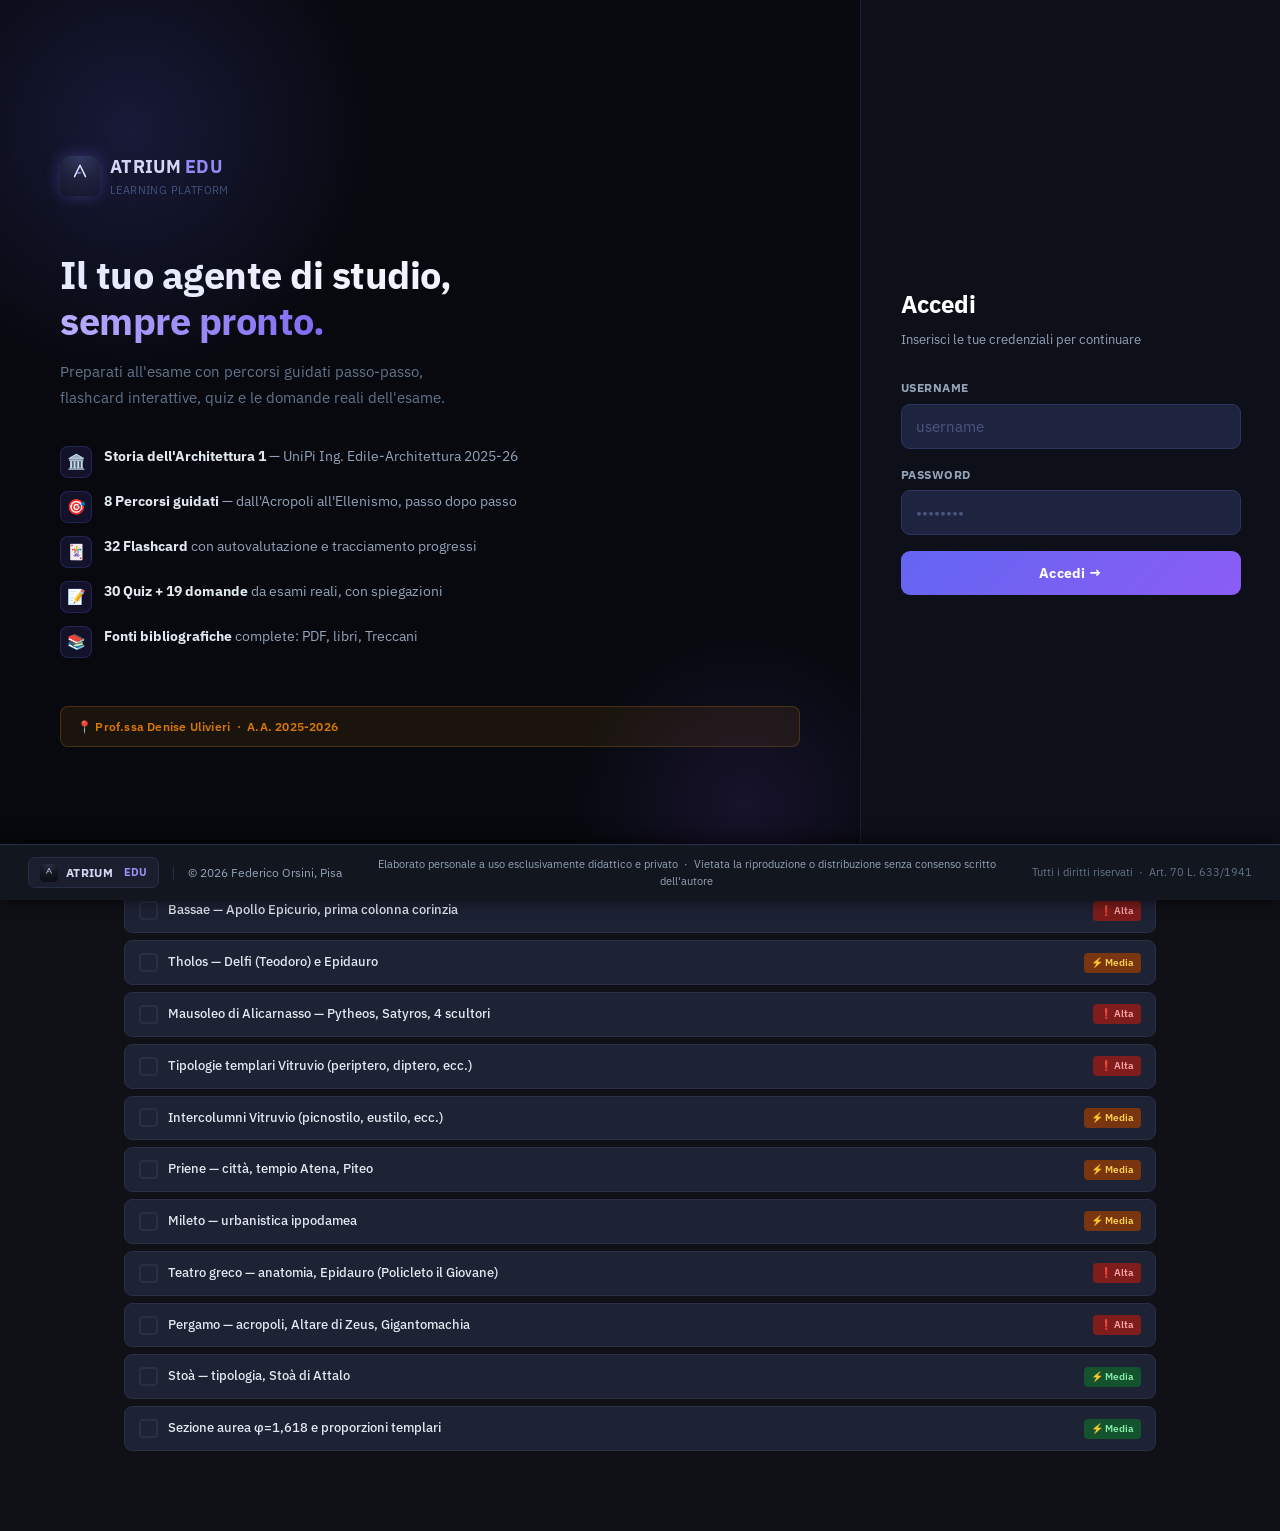
<file: index.html>
<!DOCTYPE html>
<html lang="it">
<head>
<meta charset="UTF-8">
<meta name="viewport" content="width=device-width, initial-scale=1.0">
<title>Storia dell'Architettura 1 — UniPi</title>
<style>
@import url("https://fonts.googleapis.com/css2?family=IBM+Plex+Sans:ital,wght@0,400;0,500;0,600;0,700;1,400&family=IBM+Plex+Mono:wght@400;600&display=swap");
:root{--bg:#0f1117;--surface:#181c27;--surface2:#1e2235;--border:#2a2f45;--accent:#4ade80;--accent2:#60a5fa;--accent3:#f59e0b;--accent4:#f472b6;--danger:#f87171;--text:#e2e8f0;--muted:#64748b;--muted2:#94a3b8;}
*{box-sizing:border-box;margin:0;padding:0;}
body{font-family:"IBM Plex Sans",sans-serif;background:var(--bg);color:var(--text);min-height:100vh;font-size:15px;line-height:1.6;-webkit-text-size-adjust:100%;}
::-webkit-scrollbar{width:5px;height:5px;}::-webkit-scrollbar-track{background:var(--bg);}::-webkit-scrollbar-thumb{background:var(--border);border-radius:3px;}
header{background:var(--surface);border-bottom:1px solid var(--border);padding:0;position:sticky;top:0;z-index:100;box-shadow:0 2px 20px rgba(0,0,0,.4);}
.header-top{background:#07090f;border-bottom:1px solid #1a1f35;padding:8px 24px;display:flex;align-items:center;gap:12px;}
.header-main{padding:12px 24px;display:flex;align-items:center;justify-content:space-between;background:var(--surface);}
.atrium-logo{display:flex;align-items:center;gap:10px;text-decoration:none;transition:opacity .2s;}.atrium-logo:hover{opacity:.8;}
.atrium-icon{width:28px;height:28px;border-radius:7px;overflow:hidden;display:flex;align-items:center;justify-content:center;box-shadow:0 0 12px rgba(124,99,240,.4);flex-shrink:0;}
.atrium-wordmark{font-size:13px;font-weight:800;color:#e2e8f0;letter-spacing:.5px;}
.atrium-edu-tag{font-size:12px;font-weight:700;color:#818cf8;margin-left:-2px;letter-spacing:.2px;}
.header-divider{width:1px;height:16px;background:#2a3050;margin:0 8px;}
.header-subbrand{font-size:11px;color:#6b7fa3;letter-spacing:.3px;}
.logo{display:flex;align-items:center;gap:12px;}.logo-icon{width:38px;height:38px;background:linear-gradient(135deg,#b45309,#9333ea);border-radius:10px;display:flex;align-items:center;justify-content:center;font-size:19px;box-shadow:0 0 14px rgba(147,51,234,.25);flex-shrink:0;}.logo-text{font-weight:700;font-size:17px;color:var(--text);}.logo-sub{font-size:11px;color:var(--muted);margin-top:1px;}
.timer-bar{display:flex;align-items:center;gap:10px;background:var(--surface2);border:1px solid var(--border);border-radius:8px;padding:7px 13px;font-family:"IBM Plex Mono",monospace;font-size:13px;}.timer-dot{width:7px;height:7px;border-radius:50%;background:var(--accent);animation:pulse 2s infinite;}@keyframes pulse{0%,100%{opacity:1}50%{opacity:.3}}
.progress-strip{background:var(--surface);border-bottom:1px solid var(--border);padding:10px 24px;display:flex;gap:10px;align-items:center;}.prog-label{font-size:12px;color:var(--muted2);min-width:72px;}.prog-bar-wrap{flex:1;background:var(--surface2);border-radius:4px;height:5px;overflow:hidden;}.prog-bar{height:100%;background:linear-gradient(90deg,var(--accent3),var(--accent4));border-radius:4px;transition:width .5s;}.prog-pct{font-family:"IBM Plex Mono",monospace;font-size:12px;color:var(--accent3);min-width:34px;text-align:right;}
.tabs-wrap{position:relative;background:var(--surface);border-bottom:1px solid var(--border);}
.tabs{padding:0 20px;display:flex;overflow-x:auto;scrollbar-width:none;-webkit-overflow-scrolling:touch;}.tabs::-webkit-scrollbar{display:none;}
.tab{padding:11px 16px;cursor:pointer;font-size:13px;font-weight:500;color:var(--muted2);border-bottom:2px solid transparent;white-space:nowrap;transition:all .2s;background:none;border-top:none;border-left:none;border-right:none;flex-shrink:0;}.tab:hover{color:var(--text);}.tab.active{color:var(--accent3);border-bottom-color:var(--accent3);}
/* fade bordi per indicare scroll */
.tabs-wrap::before,.tabs-wrap::after{content:"";position:absolute;top:0;bottom:0;width:32px;pointer-events:none;z-index:2;transition:opacity .3s;}
.tabs-wrap::before{left:0;background:linear-gradient(to right,var(--surface),transparent);}
.tabs-wrap::after{right:0;background:linear-gradient(to left,var(--surface),transparent);}
main{padding:20px 24px;max-width:1080px;margin:0 auto;width:100%;}
.section{display:none;}.section.active{display:block;}
.section-header{margin-bottom:20px;}.section-header h2{font-size:21px;font-weight:700;}.section-header p{color:var(--muted2);font-size:14px;margin-top:4px;}
.card{background:var(--surface);border:1px solid var(--border);border-radius:12px;padding:18px;}.card-title{font-size:11px;font-weight:600;letter-spacing:.8px;text-transform:uppercase;color:var(--muted2);margin-bottom:10px;}
.btn{padding:9px 18px;border-radius:8px;border:1px solid var(--border);cursor:pointer;font-family:"IBM Plex Sans",sans-serif;font-size:13px;font-weight:600;transition:all .15s;background:var(--surface2);color:var(--text);}.btn:hover{border-color:var(--accent3);}.btn.primary{background:var(--accent3);color:#000;border-color:var(--accent3);}.btn.success{background:var(--accent);color:#000;border-color:var(--accent);}.btn.danger{background:var(--danger);color:#000;border-color:var(--danger);}.btn.warn{background:var(--accent3);color:#000;border-color:var(--accent3);}.btn:disabled{opacity:.4;cursor:not-allowed;}
.morale-box{background:linear-gradient(135deg,#1a0f2e,#2a1a0e,#1a1500);border:1px solid #4a3a10;border-radius:12px;padding:18px;margin-bottom:20px;display:flex;gap:14px;align-items:flex-start;}.morale-emoji{font-size:32px;}.morale-title{font-weight:700;font-size:15px;color:var(--accent3);margin-bottom:5px;}.morale-text{font-size:13px;color:var(--muted2);line-height:1.7;}
.stat-grid{display:grid;grid-template-columns:repeat(auto-fill,minmax(140px,1fr));gap:10px;margin-bottom:20px;}.stat-card{background:var(--surface);border:1px solid var(--border);border-radius:10px;padding:14px;text-align:center;}.stat-num{font-size:30px;font-weight:700;font-family:"IBM Plex Mono",monospace;}.stat-num.green{color:var(--accent);}.stat-num.blue{color:var(--accent2);}.stat-num.yellow{color:var(--accent3);}.stat-num.pink{color:var(--accent4);}.stat-label{font-size:11px;color:var(--muted2);margin-top:3px;}
.topic-list{display:flex;flex-direction:column;gap:7px;}.topic-item{background:var(--surface2);border:1px solid var(--border);border-radius:8px;padding:11px 14px;display:flex;align-items:center;gap:10px;cursor:pointer;transition:border-color .2s;}.topic-item:hover{border-color:var(--accent3);}.topic-item.done{border-color:var(--accent);opacity:.7;}.topic-check{width:19px;height:19px;border:2px solid var(--border);border-radius:4px;flex-shrink:0;display:flex;align-items:center;justify-content:center;font-size:11px;transition:all .2s;}.topic-item.done .topic-check{background:var(--accent);border-color:var(--accent);color:#000;}.topic-name{font-size:13px;font-weight:500;flex:1;}.topic-tag{font-size:10px;font-weight:600;padding:2px 7px;border-radius:4px;white-space:nowrap;}.tag-hot{background:#7f1d1d;color:#fca5a5;}.tag-mid{background:#78350f;color:#fcd34d;}.tag-ok{background:#14532d;color:#86efac;}
.acc-item{background:var(--surface);border:1px solid var(--border);border-radius:10px;margin-bottom:8px;overflow:hidden;}.acc-header{padding:13px 16px;cursor:pointer;display:flex;align-items:center;gap:10px;transition:background .15s;}.acc-header:hover{background:var(--surface2);}.acc-title{font-size:13px;font-weight:600;flex:1;}.acc-chev{font-size:11px;color:var(--muted);transition:transform .2s;}.acc-item.open .acc-chev{transform:rotate(180deg);}.acc-body{max-height:0;overflow:hidden;transition:max-height .4s ease;}.acc-item.open .acc-body{max-height:6000px;}.acc-inner{padding:0 16px 16px;}.acc-body ul{padding-left:16px;}.acc-body li{font-size:13px;color:var(--muted2);margin-bottom:4px;line-height:1.6;}
.hbox{background:var(--surface2);border-left:3px solid var(--accent3);padding:11px 14px;border-radius:0 8px 8px 0;margin:8px 0;font-size:12px;font-family:"IBM Plex Mono",monospace;color:var(--accent);line-height:1.8;}
.fc-filter{display:flex;gap:7px;flex-wrap:wrap;margin-bottom:14px;}.filter-btn{padding:5px 12px;border-radius:20px;border:1px solid var(--border);background:var(--surface2);color:var(--muted2);cursor:pointer;font-size:12px;font-weight:500;transition:all .15s;}.filter-btn.active{border-color:var(--accent3);color:var(--accent3);}
.flashcard-area{display:flex;flex-direction:column;align-items:center;gap:16px;}.fc-meta{display:flex;gap:10px;align-items:center;}.fc-counter{font-family:"IBM Plex Mono",monospace;font-size:13px;color:var(--muted2);}.fc-cat-badge{font-size:11px;font-weight:600;padding:2px 9px;border-radius:20px;background:var(--surface2);color:var(--accent3);border:1px solid var(--border);}
.flashcard{width:100%;max-width:680px;min-height:240px;cursor:pointer;perspective:1000px;}.fc-inner{position:relative;width:100%;min-height:240px;transition:transform .5s;transform-style:preserve-3d;}.flashcard.flipped .fc-inner{transform:rotateY(180deg);}.fc-front,.fc-back{position:absolute;width:100%;min-height:240px;backface-visibility:hidden;border-radius:14px;padding:28px;display:flex;flex-direction:column;justify-content:center;}.fc-front{background:var(--surface);border:1px solid var(--border);}.fc-back{background:var(--surface2);border:1px solid var(--accent3);transform:rotateY(180deg);}.fc-label{font-size:10px;font-weight:600;letter-spacing:.8px;text-transform:uppercase;color:var(--muted);margin-bottom:12px;}.fc-question{font-size:18px;font-weight:600;line-height:1.4;}.fc-answer{font-size:14px;line-height:1.8;color:var(--muted2);}.fc-answer strong{color:var(--accent3);}.fc-hint{font-size:11px;color:var(--muted);margin-top:14px;}.fc-actions{display:flex;gap:8px;}
.quiz-wrap{max-width:680px;margin:0 auto;}.quiz-q{font-size:17px;font-weight:600;margin-bottom:18px;line-height:1.5;}.quiz-options{display:flex;flex-direction:column;gap:9px;}.quiz-opt{padding:13px 16px;border-radius:9px;border:1px solid var(--border);background:var(--surface2);cursor:pointer;font-size:13px;color:var(--text);transition:all .15s;text-align:left;font-family:"IBM Plex Sans",sans-serif;}.quiz-opt:hover:not(.locked){border-color:var(--accent3);}.quiz-opt.correct{border-color:var(--accent);background:rgba(74,222,128,.12);}.quiz-opt.wrong{border-color:var(--danger);background:rgba(248,113,113,.12);}.quiz-opt.locked{cursor:default;}.quiz-expl{margin-top:14px;padding:12px 16px;background:var(--surface2);border-left:3px solid var(--accent3);border-radius:0 8px 8px 0;font-size:13px;color:var(--muted2);display:none;}.quiz-expl.show{display:block;}.quiz-score-bar{font-family:"IBM Plex Mono",monospace;font-size:12px;color:var(--muted2);margin-bottom:16px;}.quiz-prog{width:100%;background:var(--surface2);border-radius:4px;height:4px;margin-bottom:16px;overflow:hidden;}.quiz-prog-bar{height:100%;background:var(--accent3);border-radius:4px;transition:width .3s;}.quiz-result{text-align:center;padding:36px 20px;}.quiz-result .big-score{font-size:60px;font-weight:700;font-family:"IBM Plex Mono",monospace;}
.domanda-item{background:var(--surface2);border-radius:7px;padding:10px 13px;margin-bottom:6px;font-size:13px;color:var(--muted2);border-left:3px solid var(--border);cursor:pointer;transition:border-color .15s;}.domanda-item:hover{border-color:var(--accent3);}.domanda-item.hot{border-left-color:var(--danger);}.domanda-item.mid{border-left-color:var(--accent3);}.domanda-item.ok{border-left-color:var(--accent);}.domanda-ans{display:none;margin-top:8px;padding:10px 12px;background:var(--bg);border-radius:6px;font-size:12px;color:var(--muted2);line-height:1.7;border:1px solid var(--border);}.domanda-item.open .domanda-ans{display:block;}
table{width:100%;border-collapse:collapse;font-size:12px;}th{background:var(--surface2);color:var(--muted2);font-weight:600;padding:9px 11px;text-align:left;border-bottom:1px solid var(--border);font-size:10px;letter-spacing:.5px;text-transform:uppercase;}td{padding:9px 11px;border-bottom:1px solid var(--border);}tr:last-child td{border-bottom:none;}tr:hover td{background:var(--surface2);}
.chip{display:inline-block;font-size:10px;font-weight:600;padding:2px 6px;border-radius:4px;margin:1px;}.chip-red{background:rgba(248,113,113,.15);color:var(--danger);}.chip-yellow{background:rgba(245,158,11,.15);color:var(--accent3);}.chip-green{background:rgba(74,222,128,.15);color:var(--accent);}.chip-blue{background:rgba(96,165,250,.15);color:var(--accent2);}
.tip-box{background:rgba(74,222,128,.07);border:1px solid rgba(74,222,128,.25);border-radius:9px;padding:13px 15px;margin-bottom:12px;}.tip-title{font-size:12px;font-weight:700;color:var(--accent);margin-bottom:7px;}.tip-text{font-size:13px;color:var(--muted2);line-height:1.6;}
.alert-box{background:rgba(248,113,113,.08);border:1px solid rgba(248,113,113,.3);border-radius:9px;padding:13px 15px;margin-bottom:12px;}.alert-title{font-size:12px;font-weight:700;color:var(--danger);margin-bottom:7px;}.alert-text{font-size:13px;color:var(--muted2);line-height:1.6;}
.phbox{background:var(--surface2);border-left:3px solid var(--accent3);padding:12px 16px;border-radius:0 8px 8px 0;margin:8px 0;font-size:13px;line-height:1.7;}.phbox.green{border-color:var(--accent);}.phbox.blue{border-color:var(--accent2);}.phbox.red{border-color:var(--danger);}
.stbl{width:100%;border-collapse:collapse;margin:10px 0;font-size:12px;}.stbl th{background:rgba(245,158,11,.1);color:var(--accent3);padding:8px 10px;text-align:left;border:1px solid var(--border);}.stbl td{padding:8px 10px;border:1px solid var(--border);color:var(--muted2);}.stbl td strong{color:var(--text);}
.info-block{background:var(--surface);border:1px solid var(--border);border-radius:10px;padding:16px;margin-bottom:12px;}.ib-title{font-size:12px;font-weight:700;color:var(--accent3);letter-spacing:.5px;text-transform:uppercase;margin-bottom:10px;}.info-list{list-style:none;}.info-list li{font-size:13px;color:var(--muted2);padding:5px 0;border-bottom:1px solid var(--border);line-height:1.5;}.info-list li:last-child{border-bottom:none;}.info-list li strong{color:var(--text);}
.prof-header{background:var(--surface);border:1px solid var(--border);border-radius:12px;padding:20px;margin-bottom:16px;display:flex;gap:16px;align-items:flex-start;}.prof-avatar{width:60px;height:60px;border-radius:50%;background:linear-gradient(135deg,var(--accent3),var(--accent4));display:flex;align-items:center;justify-content:center;font-size:28px;flex-shrink:0;}.prof-name{font-weight:700;font-size:18px;}.prof-role{font-size:13px;color:var(--muted2);margin-top:3px;}.prof-tags{display:flex;gap:6px;flex-wrap:wrap;margin-top:8px;}
.edificio-card{background:var(--surface);border:1px solid var(--border);border-radius:10px;padding:16px;margin-bottom:10px;border-left:3px solid var(--accent3);}.ed-title{font-weight:700;font-size:14px;color:var(--text);margin-bottom:4px;}.ed-meta{font-size:12px;color:var(--accent3);font-family:"IBM Plex Mono",monospace;margin-bottom:8px;}.ed-body{font-size:13px;color:var(--muted2);line-height:1.6;}
.periodo-badge{display:inline-block;font-size:10px;font-weight:700;padding:2px 8px;border-radius:12px;margin-bottom:8px;}.pb-classico{background:rgba(96,165,250,.15);color:var(--accent2);}.pb-tardoclassico{background:rgba(245,158,11,.15);color:var(--accent3);}.pb-ellenismo{background:rgba(244,114,182,.15);color:var(--accent4);}
.percorsi-grid{display:grid;grid-template-columns:repeat(auto-fill,minmax(240px,1fr));gap:14px;margin-bottom:24px;}.percorso-card{background:var(--surface);border:1px solid var(--border);border-radius:12px;padding:18px;cursor:pointer;transition:border-color .2s,transform .15s;position:relative;overflow:hidden;}.percorso-card::before{content:"";position:absolute;top:0;left:0;right:0;height:3px;}.percorso-card.c1::before{background:linear-gradient(90deg,var(--accent2),var(--accent4));}.percorso-card.c2::before{background:linear-gradient(90deg,var(--accent3),var(--accent));}.percorso-card.c3::before{background:linear-gradient(90deg,var(--accent4),var(--accent3));}.percorso-card.c4::before{background:linear-gradient(90deg,var(--accent),var(--accent2));}.percorso-card:hover{border-color:var(--accent3);transform:translateY(-2px);}.p-icon{font-size:28px;margin-bottom:10px;}.p-title{font-weight:700;font-size:14px;margin-bottom:5px;}.p-desc{font-size:12px;color:var(--muted2);line-height:1.5;}.p-meta{display:flex;gap:8px;margin-top:10px;align-items:center;}.p-steps{font-size:11px;color:var(--muted);font-family:"IBM Plex Mono",monospace;}
.player{max-width:720px;margin:0 auto;}.player-header{display:flex;align-items:center;gap:12px;margin-bottom:18px;flex-wrap:wrap;}.player-back{cursor:pointer;color:var(--muted2);font-size:13px;border:1px solid var(--border);padding:6px 12px;border-radius:7px;background:none;transition:all .2s;}.player-back:hover{color:var(--text);border-color:var(--accent3);}.player-title{font-weight:700;font-size:16px;}.player-prog{flex:1;min-width:80px;background:var(--surface2);border-radius:4px;height:5px;overflow:hidden;}.player-prog-bar{height:100%;background:var(--accent3);border-radius:4px;transition:width .4s;}.player-step-num{font-family:"IBM Plex Mono",monospace;font-size:12px;color:var(--muted2);white-space:nowrap;}
.step-type-label{font-size:10px;font-weight:700;letter-spacing:.8px;text-transform:uppercase;margin-bottom:10px;padding:3px 9px;border-radius:4px;display:inline-block;}.lbl-info{background:rgba(96,165,250,.15);color:var(--accent2);}.lbl-concept{background:rgba(74,222,128,.15);color:var(--accent);}.lbl-check{background:rgba(244,114,182,.15);color:var(--accent4);}.lbl-recap{background:rgba(245,158,11,.2);color:var(--accent3);}
.step-content{background:var(--surface);border:1px solid var(--border);border-radius:12px;padding:22px;min-height:200px;}.step-h{font-size:18px;font-weight:700;margin-bottom:12px;line-height:1.4;}.step-body{font-size:14px;color:var(--muted2);line-height:1.8;}.step-body strong{color:var(--text);}
.check-q{font-size:16px;font-weight:600;margin-bottom:14px;}.check-opts{display:flex;flex-direction:column;gap:8px;}.check-opt{padding:12px 14px;border-radius:9px;border:1px solid var(--border);background:var(--surface2);cursor:pointer;font-size:13px;color:var(--text);transition:all .15s;text-align:left;font-family:"IBM Plex Sans",sans-serif;}.check-opt:hover:not(.locked){border-color:var(--accent3);}.check-opt.correct{border-color:var(--accent);background:rgba(74,222,128,.12);}.check-opt.wrong{border-color:var(--danger);background:rgba(248,113,113,.12);}.check-opt.locked{cursor:default;}.check-fb{margin-top:12px;padding:11px 14px;border-radius:8px;font-size:13px;display:none;}.check-fb.show{display:block;}.check-fb.ok{background:rgba(74,222,128,.12);border:1px solid var(--accent);color:var(--accent);}.check-fb.ko{background:rgba(248,113,113,.12);border:1px solid var(--danger);color:var(--danger);}
.step-nav{display:flex;gap:10px;margin-top:16px;align-items:center;flex-wrap:wrap;}.step-score{font-family:"IBM Plex Mono",monospace;font-size:12px;color:var(--muted2);margin-left:auto;}
.warn-badge{display:flex;align-items:center;gap:5px;background:rgba(245,158,11,.12);border:1px solid rgba(245,158,11,.35);border-radius:6px;padding:4px 10px;font-size:11px;font-weight:600;color:var(--accent3);cursor:pointer;transition:background .15s;white-space:nowrap;}.warn-badge:hover{background:rgba(245,158,11,.22);}
.warn-overlay{display:none;position:fixed;inset:0;z-index:999;background:rgba(0,0,0,.6);backdrop-filter:blur(3px);align-items:center;justify-content:center;}.warn-overlay.open{display:flex;}.warn-modal{background:var(--surface);border:1px solid var(--border);border-radius:14px;padding:24px;max-width:520px;width:90%;box-shadow:0 24px 60px rgba(0,0,0,.6);}.warn-modal-title{font-size:16px;font-weight:700;color:var(--accent3);margin-bottom:12px;}.warn-modal-body{font-size:13px;color:var(--muted2);line-height:1.7;}.warn-source-list{list-style:none;margin-top:12px;}.warn-source-list li{padding:6px 0;border-bottom:1px solid var(--border);font-size:12px;}.warn-source-list li:last-child{border-bottom:none;}.warn-source-list .icon{margin-right:6px;}.warn-modal-close{margin-top:16px;display:flex;justify-content:flex-end;}
.fonte-acc{background:var(--surface);border:1px solid var(--border);border-radius:10px;margin-bottom:8px;overflow:hidden;}.fonte-header{padding:12px 16px;cursor:pointer;display:flex;align-items:center;gap:10px;transition:background .15s;border-left:4px solid var(--accent3);}.fonte-header:hover{background:var(--surface2);}.fonte-header.pdf-color{border-left-color:var(--danger);}.fonte-header.book-color{border-left-color:var(--accent2);}.fonte-header.web-color{border-left-color:var(--accent);}.fonte-title{font-size:13px;font-weight:600;flex:1;}.fonte-badge{font-size:10px;font-weight:700;padding:2px 8px;border-radius:4px;}.badge-pdf{background:rgba(248,113,113,.15);color:var(--danger);}.badge-libro{background:rgba(96,165,250,.15);color:var(--accent2);}.badge-web{background:rgba(74,222,128,.15);color:var(--accent);}.fonte-body{max-height:0;overflow:hidden;transition:max-height .3s ease;}.fonte-acc.open .fonte-body{max-height:2000px;}.fonte-inner{padding:0 16px 14px;}
/* ── RESPONSIVE ── */
@media(max-width:768px){
  /* Header: togli top bar Atrium, compatta il main */
  .header-top{display:none;}
  .header-main{padding:8px 12px;}
  .logo{gap:8px;}
  .logo-icon{width:28px;height:28px;font-size:14px;border-radius:7px;}
  .logo-text{font-size:13px;white-space:nowrap;overflow:hidden;text-overflow:ellipsis;max-width:160px;}
  .logo-sub{display:none;}
  #headerProgress{display:none!important;}
  .warn-badge{font-size:10px;padding:3px 7px;}
  /* Tabs */
  .tabs{padding:0 2px;}
  .tab{padding:10px 12px;font-size:12px;letter-spacing:0;}
  /* Main */
  main{padding:12px 10px;padding-bottom:80px;}
  /* Stat grid: 2 colonne */
  .stat-grid{grid-template-columns:repeat(2,1fr);gap:8px;}
  .stat-num{font-size:22px;}
  .stat-label{font-size:10px;}
  /* Percorsi: 1 colonna su phone */
  .percorsi-grid{grid-template-columns:1fr;gap:10px;}
  /* Flashcard / quiz / player full width */
  .flashcard,.quiz-wrap,.player{max-width:100%;}
  .fc-question{font-size:15px;}
  .step-h{font-size:15px;}
  .step-content{padding:16px;}
  /* Tables scrollabili */
  table,table thead,table tbody,table tr{display:block;}
  table thead{display:none;}
  table td{display:flex;justify-content:space-between;padding:7px 10px;border-bottom:1px solid var(--border);font-size:12px;}
  table td:before{content:attr(data-label);color:var(--muted);font-weight:600;margin-right:8px;flex-shrink:0;}
  .stbl{display:block;overflow-x:auto;-webkit-overflow-scrolling:touch;}
  .stbl thead,.stbl tbody,.stbl tr,.stbl th,.stbl td{display:revert;}
  /* Domande */
  .domanda-item{font-size:12px;padding:9px 11px;}
  .timer-bar{display:none;}
  /* Footer dashboard su mobile: solo logo + copyright */
  footer{padding:10px 14px!important;flex-wrap:wrap;gap:8px!important;}
  footer .footer-center{display:none;}
  footer .footer-right{display:none;}
  /* Login footer su mobile: solo logo + copyright */
  #loginFooter{padding:10px 14px!important;}
  #lfCenter{display:none!important;}
  #lfRight{display:none!important;}
}

@media(max-width:480px){
  .logo-text{max-width:130px;}
  .tab{padding:8px 8px;font-size:10px;}
  .stat-grid{gap:6px;}
  .player-header{gap:6px;flex-wrap:wrap;}
  .section-header h2{font-size:18px;}
}

/* ── LOGIN OVERLAY ── */
@keyframes loginFadeIn{from{opacity:0;transform:scale(1.01)}to{opacity:1;transform:scale(1)}}
@keyframes loginFadeOut{from{opacity:1}to{opacity:0;transform:scale(.99)}}
.login-overlay{position:fixed;inset:0;z-index:9999;background:#07090f;display:flex;flex-direction:column;align-items:stretch;animation:loginFadeIn .35s ease both;}
.login-split{display:flex;width:100%;min-height:100vh;}
.login-left{flex:1.3;background:#07090f;padding:56px 60px;display:flex;flex-direction:column;justify-content:center;position:relative;overflow:hidden;}
.login-left::before{content:"";position:absolute;top:-120px;left:-120px;width:500px;height:500px;background:radial-gradient(circle,rgba(99,102,241,.18) 0%,transparent 70%);pointer-events:none;}
.login-left::after{content:"";position:absolute;bottom:-80px;right:-60px;width:350px;height:350px;background:radial-gradient(circle,rgba(139,92,246,.12) 0%,transparent 70%);pointer-events:none;}
.login-atrium-brand{display:flex;align-items:center;gap:10px;margin-bottom:52px;}
.login-atrium-brand svg{border-radius:8px;box-shadow:0 0 16px rgba(124,99,240,.35);}
.login-tagline{font-size:38px;font-weight:800;line-height:1.2;color:#f1f3ff;margin-bottom:16px;letter-spacing:-.5px;}
.login-tagline span{background:linear-gradient(90deg,#bcafff,#7d6bf0);-webkit-background-clip:text;-webkit-text-fill-color:transparent;background-clip:text;}
.login-sub{font-size:15px;color:#64748b;line-height:1.7;margin-bottom:36px;max-width:420px;}
.login-features{list-style:none;display:flex;flex-direction:column;gap:13px;margin-bottom:48px;}
.login-features li{display:flex;align-items:flex-start;gap:12px;font-size:14px;color:#94a3b8;line-height:1.5;}
.login-features li strong{color:#e2e8f0;}
.login-feat-icon{width:32px;height:32px;border-radius:8px;background:rgba(99,102,241,.12);border:1px solid rgba(99,102,241,.2);display:flex;align-items:center;justify-content:center;font-size:15px;flex-shrink:0;}
.login-course-badge{display:inline-flex;align-items:center;gap:8px;background:rgba(245,158,11,.08);border:1px solid rgba(245,158,11,.2);border-radius:8px;padding:10px 16px;font-size:12px;color:#d97706;font-weight:600;letter-spacing:.2px;}
.login-right{width:420px;flex-shrink:0;background:#0e1019;border-left:1px solid #1a1f35;display:flex;align-items:center;justify-content:center;padding:40px 32px;}
.login-form-card{width:100%;max-width:340px;}
.login-form-icon{width:44px;height:44px;border-radius:12px;overflow:hidden;margin-bottom:24px;box-shadow:0 0 20px rgba(124,99,240,.4);}
.login-form-card h2{font-size:24px;font-weight:800;color:#ffffff;margin-bottom:6px;}
.login-form-sub{font-size:13px;color:#94a3b8;margin-bottom:28px;}
.login-field{margin-bottom:16px;}
.login-field label{display:block;font-size:12px;font-weight:700;color:#94a3b8;letter-spacing:.5px;text-transform:uppercase;margin-bottom:6px;}
.login-field input{width:100%;background:#1e2340;border:1px solid #2e3660;border-radius:9px;padding:12px 14px;font-size:15px;color:#ffffff;font-family:"IBM Plex Sans",sans-serif;outline:none;transition:border-color .2s;}
.login-field input:focus{border-color:#818cf8;box-shadow:0 0 0 3px rgba(129,140,248,.15);}
.login-field input::placeholder{color:#4b5680;}
.login-error{display:none;background:rgba(248,113,113,.1);border:1px solid rgba(248,113,113,.25);border-radius:7px;padding:9px 12px;font-size:12px;color:#f87171;margin-bottom:14px;}
.login-btn{width:100%;padding:13px;border-radius:9px;border:none;background:linear-gradient(135deg,#6366f1,#8b5cf6);color:#fff;font-size:14px;font-weight:700;cursor:pointer;font-family:"IBM Plex Sans",sans-serif;letter-spacing:.2px;transition:opacity .2s,transform .15s;margin-bottom:20px;}
.login-btn:hover{opacity:.9;transform:translateY(-1px);}
.login-btn:active{transform:translateY(0);}
.login-footer-note{font-size:11px;color:#2a3050;text-align:center;line-height:1.6;}
.login-mobile-brand{display:none;}
@media(max-width:768px){
  .login-left{display:none;}
  .login-right{width:100%;border-left:none;background:#07090f;padding:32px 24px 80px;display:flex;align-items:flex-start;justify-content:center;padding-top:40px;}
  .login-form-card{max-width:100%;width:100%;}
  .login-mobile-brand{display:block;}
  .login-split{overflow-y:auto;min-height:100vh;}
  .login-tagline{font-size:26px;}
  /* Footer login su mobile: stack verticale */
  .login-page-footer{flex-direction:column!important;align-items:flex-start!important;gap:4px!important;padding:10px 16px!important;}
  .login-page-footer .lf-center{display:none!important;}
  .login-page-footer .lf-right{display:none!important;}
}
@media(max-width:480px){
  .login-right{padding:28px 18px 80px;}
  .login-form-card h2{font-size:18px;}
}
</style>
</head>
<body>

<!-- ══════════════════════════════════════════════
     LOGIN OVERLAY
══════════════════════════════════════════════ -->
<div id="loginOverlay" class="login-overlay">
  <div class="login-split">

    <!-- LEFT: marketing -->
    <div class="login-left">
      <!-- Atrium Edu brand -->
      <div class="login-atrium-brand">
        <svg xmlns="http://www.w3.org/2000/svg" viewBox="0 0 512 512" fill="none" width="40" height="40">
          <defs>
            <radialGradient id="libg" cx="0.5" cy="0" r="1.15">
              <stop offset="0" stop-color="#2b3149"/><stop offset="0.46" stop-color="#161924"/><stop offset="1" stop-color="#0a0b11"/>
            </radialGradient>
            <linearGradient id="liacc" x1="0" y1="0" x2="1" y2="1">
              <stop offset="0" stop-color="#bcafff"/><stop offset="1" stop-color="#7d6bf0"/>
            </linearGradient>
          </defs>
          <rect x="0" y="0" width="512" height="512" rx="116" fill="url(#libg)"/>
          <g transform="translate(155 88) scale(2.197)" fill="none">
            <path d="M14 80 L46 14 L78 80" stroke="#f4f5fb" stroke-width="9" stroke-linecap="round" stroke-linejoin="round"/>
            <rect x="30" y="55" width="22" height="9" rx="4.5" fill="url(#liacc)"/>
          </g>
        </svg>
        <div>
          <div style="font-size:18px;font-weight:800;color:#e8eaf6;letter-spacing:.3px;">ATRIUM <span style="color:#9b8ff5;">EDU</span></div>
          <div style="font-size:11px;color:#3d4f70;letter-spacing:.4px;margin-top:1px;">LEARNING PLATFORM</div>
        </div>
      </div>

      <!-- headline -->
      <h1 class="login-tagline">Il tuo agente di studio,<br><span>sempre pronto.</span></h1>
      <p class="login-sub">Preparati all'esame con percorsi guidati passo-passo, flashcard interattive, quiz e le domande reali dell'esame.</p>

      <!-- feature list -->
      <ul class="login-features">
        <li>
          <div class="login-feat-icon">🏛️</div>
          <div><strong>Storia dell'Architettura 1</strong> — UniPi Ing. Edile-Architettura 2025-26</div>
        </li>
        <li>
          <div class="login-feat-icon">🎯</div>
          <div><strong>8 Percorsi guidati</strong> — dall'Acropoli all'Ellenismo, passo dopo passo</div>
        </li>
        <li>
          <div class="login-feat-icon">🃏</div>
          <div><strong>32 Flashcard</strong> con autovalutazione e tracciamento progressi</div>
        </li>
        <li>
          <div class="login-feat-icon">📝</div>
          <div><strong>30 Quiz + 19 domande</strong> da esami reali, con spiegazioni</div>
        </li>
        <li>
          <div class="login-feat-icon">📚</div>
          <div><strong>Fonti bibliografiche</strong> complete: PDF, libri, Treccani</div>
        </li>
      </ul>

      <!-- course badge -->
      <div class="login-course-badge">
        📍 Prof.ssa Denise Ulivieri &nbsp;·&nbsp; A.A. 2025-2026
      </div>
    </div>

    <!-- RIGHT: form -->
    <div class="login-right">
      <div class="login-form-card">
        <!-- small icon -->
        <!-- branding mobile (nascosto su desktop) -->
        <div class="login-mobile-brand">
          <!-- Logo Atrium Edu -->
          <div style="display:flex;align-items:center;gap:10px;margin-bottom:20px;">
            <svg xmlns="http://www.w3.org/2000/svg" viewBox="0 0 512 512" fill="none" width="40" height="40" style="border-radius:10px;box-shadow:0 0 16px rgba(124,99,240,.5);flex-shrink:0;">
              <defs>
                <radialGradient id="mb-bg" cx="0.5" cy="0" r="1.15">
                  <stop offset="0" stop-color="#2b3149"/><stop offset="0.46" stop-color="#161924"/><stop offset="1" stop-color="#0a0b11"/>
                </radialGradient>
                <linearGradient id="mb-acc" x1="0" y1="0" x2="1" y2="1">
                  <stop offset="0" stop-color="#bcafff"/><stop offset="1" stop-color="#7d6bf0"/>
                </linearGradient>
              </defs>
              <rect x="0" y="0" width="512" height="512" rx="116" fill="url(#mb-bg)"/>
              <g transform="translate(155 88) scale(2.197)" fill="none">
                <path d="M14 80 L46 14 L78 80" stroke="#f4f5fb" stroke-width="9" stroke-linecap="round" stroke-linejoin="round"/>
                <rect x="30" y="55" width="22" height="9" rx="4.5" fill="url(#mb-acc)"/>
              </g>
            </svg>
            <div>
              <div style="font-size:18px;font-weight:800;color:#ffffff;letter-spacing:.3px;">ATRIUM <span style="color:#c4b5fd;">EDU</span></div>
              <div style="font-size:11px;color:#94a3b8;letter-spacing:.5px;margin-top:2px;">LEARNING PLATFORM</div>
            </div>
          </div>
          <!-- Headline -->
          <div style="font-size:26px;font-weight:800;color:#ffffff;line-height:1.25;margin-bottom:10px;letter-spacing:-.3px;">Il tuo agente<br>di studio, <span style="background:linear-gradient(90deg,#c4b5fd,#818cf8);-webkit-background-clip:text;-webkit-text-fill-color:transparent;background-clip:text;">sempre pronto.</span></div>
          <!-- Corso info -->
          <div style="font-size:14px;color:#cbd5e1;margin-bottom:6px;line-height:1.6;"><strong style="color:#ffffff;">Storia dell'Architettura 1</strong> &nbsp;·&nbsp; UniPi 2025-26</div>
          <div style="font-size:13px;color:#94a3b8;margin-bottom:24px;">Prof.ssa Denise Ulivieri</div>
          <hr style="border:none;border-top:1px solid #1e2438;margin-bottom:24px;">
        </div>

        <h2>Accedi</h2>
        <p class="login-form-sub">Inserisci le tue credenziali per continuare</p>

        <div class="login-field">
          <label>Username</label>
          <input id="loginUser" type="text" placeholder="username" autocomplete="username">
        </div>
        <div class="login-field">
          <label>Password</label>
          <input id="loginPass" type="password" placeholder="••••••••" autocomplete="current-password">
        </div>

        <div id="loginError" class="login-error">Credenziali non valide. Riprova.</div>

        <button class="login-btn" onclick="doLogin()">Accedi →</button>
      </div>
    </div>

    </div>
</div>
<!-- /LOGIN OVERLAY -->

<!-- Footer fisso identico a quello della dashboard, visibile durante il login -->
<div id="loginFooter" style="position:fixed;bottom:0;left:0;right:0;z-index:10000;background:#12161f;border-top:1px solid #2a3050;padding:11px 28px;display:flex;align-items:center;justify-content:space-between;gap:24px;box-shadow:0 -4px 20px rgba(0,0,0,.6);font-family:'IBM Plex Sans',sans-serif;">
  <div style="display:flex;align-items:center;gap:12px;white-space:nowrap;flex-shrink:0;">
    <div style="display:flex;align-items:center;gap:8px;background:#1a1e2e;border:1px solid #252d47;border-radius:7px;padding:5px 11px;">
      <svg xmlns="http://www.w3.org/2000/svg" viewBox="0 0 512 512" fill="none" width="18" height="18" style="border-radius:4px;flex-shrink:0;">
        <defs>
          <radialGradient id="lfbg2" cx="0.5" cy="0" r="1.15"><stop offset="0" stop-color="#2b3149"/><stop offset="0.46" stop-color="#161924"/><stop offset="1" stop-color="#0a0b11"/></radialGradient>
          <linearGradient id="lfacc2" x1="0" y1="0" x2="1" y2="1"><stop offset="0" stop-color="#bcafff"/><stop offset="1" stop-color="#7d6bf0"/></linearGradient>
        </defs>
        <rect x="0" y="0" width="512" height="512" rx="116" fill="url(#lfbg2)"/>
        <g transform="translate(155 88) scale(2.197)" fill="none">
          <path d="M14 80 L46 14 L78 80" stroke="#f4f5fb" stroke-width="9" stroke-linecap="round" stroke-linejoin="round"/>
          <rect x="30" y="55" width="22" height="9" rx="4.5" fill="url(#lfacc2)"/>
        </g>
      </svg>
      <span style="font-size:12px;font-weight:800;color:#d4d8f0;letter-spacing:.3px;">ATRIUM</span><span style="font-size:11px;font-weight:700;color:#9b8ff5;margin-left:3px;">EDU</span>
    </div>
    <span style="color:#2a3050;">|</span>
    <span style="font-size:12px;color:#94a3b8;">© 2026 Federico Orsini, Pisa</span>
  </div>
  <div id="lfCenter" style="font-size:11px;color:#94a3b8;text-align:center;line-height:1.5;">
    Elaborato personale a uso esclusivamente didattico e privato &nbsp;·&nbsp; Vietata la riproduzione o distribuzione senza consenso scritto dell'autore
  </div>
  <div id="lfRight" style="font-size:11px;color:#64748b;white-space:nowrap;">
    Tutti i diritti riservati &nbsp;·&nbsp; Art. 70 L. 633/1941
  </div>
</div>

<header>
  <!-- top bar: Atrium Edu brand -->
  <div class="header-top">
    <a class="atrium-logo" href="#">
      <!-- Atrium icon reale -->
      <svg xmlns="http://www.w3.org/2000/svg" viewBox="0 0 512 512" fill="none" width="28" height="28" style="border-radius:7px;flex-shrink:0;box-shadow:0 0 10px rgba(124,99,240,.4);">
        <defs>
          <radialGradient id="aibg" cx="0.5" cy="0" r="1.15">
            <stop offset="0" stop-color="#2b3149"/>
            <stop offset="0.46" stop-color="#161924"/>
            <stop offset="1" stop-color="#0a0b11"/>
          </radialGradient>
          <linearGradient id="aiacc" x1="0" y1="0" x2="1" y2="1">
            <stop offset="0" stop-color="#bcafff"/>
            <stop offset="1" stop-color="#7d6bf0"/>
          </linearGradient>
        </defs>
        <rect x="0" y="0" width="512" height="512" rx="116" fill="url(#aibg)"/>
        <g transform="translate(155 88) scale(2.197)" fill="none">
          <path d="M14 80 L46 14 L78 80" stroke="#f4f5fb" stroke-width="9" stroke-linecap="round" stroke-linejoin="round"/>
          <rect x="30" y="55" width="22" height="9" rx="4.5" fill="url(#aiacc)"/>
        </g>
      </svg>
      <!-- wordmark testuale leggibile -->
      <span style="font-size:14px;font-weight:800;color:#e8eaf6;letter-spacing:.3px;font-family:'IBM Plex Sans',sans-serif;">ATRIUM</span><span style="font-size:13px;font-weight:700;color:#9b8ff5;margin-left:4px;letter-spacing:.2px;font-family:'IBM Plex Sans',sans-serif;">EDU</span>
    </a>
    <div class="header-divider"></div>
    <span class="header-subbrand">Agente di Studio · Preparazione Esame</span>
  </div>
  <!-- main bar: corso -->
  <div class="header-main">
    <div class="logo">
      <div class="logo-icon">🏛️</div>
      <div>
        <div style="display:flex;align-items:center;gap:10px;">
          <div class="logo-text">Storia dell'Architettura 1</div>
          <button class="warn-badge" onclick="document.getElementById('warnOverlay').classList.add('open')">⚠️ Fonti parziali</button>
        </div>
        <div class="logo-sub" style="margin-top:3px;">Prof.ssa Denise Ulivieri &nbsp;·&nbsp; UniPi Ingegneria Edile-Architettura &nbsp;·&nbsp; A.A. 2025-26</div>
      </div>
    </div>
    <div id="headerProgress" style="display:flex;align-items:center;gap:8px;font-family:'IBM Plex Mono',monospace;font-size:12px;color:var(--muted);"></div>
  </div>
</header>

<div class="warn-overlay" id="warnOverlay" onclick="if(event.target===this)this.classList.remove('open')">
  <div class="warn-modal">
    <div class="warn-modal-title">⚠️ Fonti non leggibili direttamente</div>
    <div class="warn-modal-body">
      Questa dashboard è stata costruita sui <strong>3 PDF delle slide della prof.ssa Ulivieri</strong> (letti integralmente) e sulle note bibliografiche del corso.<br><br>
      Le seguenti fonti <strong>non sono state lette direttamente</strong> perché testi protetti da copyright non disponibili liberamente online. Il loro contenuto è presente indirettamente tramite le slide:
      <ul class="warn-source-list">
        <li><span class="icon">📖</span><strong>Watkin D.</strong> — Storia dell'architettura occidentale (Zanichelli 2016) · cap. 2-5</li>
        <li><span class="icon">📖</span><strong>Bozzoni C. et al.</strong> — L'architettura del mondo antico (Laterza 2006)</li>
        <li><span class="icon">📖</span><strong>Bonelli R., Bozzoni C.</strong> — Storia dell'architettura medievale (Laterza 2012)</li>
        <li><span class="icon">📖</span><strong>Zevi B.</strong> — Storia e controstoria dell'architettura in Italia (Newton 2005)</li>
      </ul>
      <br>✅ <strong>Fonti lette integralmente:</strong> 5_Fase classica_TEAMS.pdf · 6_eta tardoclassica_TEAMS.pdf · 7_Ellenismo_TEAMS.pdf · Note esame.txt
    </div>
    <div class="warn-modal-close"><button class="btn primary" onclick="document.getElementById('warnOverlay').classList.remove('open')">Capito, chiudi</button></div>
  </div>
</div>
<div class="progress-strip">
  <div class="prog-label">Progressi</div>
  <div class="prog-bar-wrap"><div class="prog-bar" id="mainProgressBar" style="width:0%"></div></div>
  <div class="prog-pct" id="mainProgressPct">0%</div>
</div>
<div class="tabs-wrap">
  <div class="tabs" id="tabsBar">
    <button class="tab active" onclick="showSection(this,'home')">🏠 Piano</button>
    <button class="tab" onclick="showSection(this,'percorsi')">🎓 Percorsi</button>
    <button class="tab" onclick="showSection(this,'argomenti')">📚 Argomenti</button>
    <button class="tab" onclick="showSection(this,'classica')">🏛️ Età Classica</button>
    <button class="tab" onclick="showSection(this,'tardoclassica')">🏺 Tardoclassica</button>
    <button class="tab" onclick="showSection(this,'ellenismo')">🌍 Ellenismo</button>
    <button class="tab" onclick="showSection(this,'ordini')">📐 Ordini e Tipologie</button>
    <button class="tab" onclick="showSection(this,'flashcard')">🃏 Flashcard</button>
    <button class="tab" onclick="showSection(this,'quiz')">🎯 Quiz</button>
    <button class="tab" onclick="showSection(this,'domande')">❓ Domande Esame</button>
    <button class="tab" onclick="showSection(this,'prof')">👩‍🏫 La Prof.</button>
    <button class="tab" onclick="showSection(this,'fonti')">📚 Fonti</button>
  </div>
</div>
<main id="mainContent"></main>

<script>
var _mem={};
var LS=(function(){try{var t='__t';window.localStorage.setItem(t,'1');window.localStorage.removeItem(t);return window.localStorage;}catch(e){return{getItem:function(k){return(k in _mem)?_mem[k]:null;},setItem:function(k,v){_mem[k]=String(v);},removeItem:function(k){delete _mem[k];}};}}());

const SH={};

const MORALE=[
  {e:"🏛️", t:"Oggi si studia l'Acropoli", b:"Perché andarci in vacanza quando puoi studiarla alle 2 di notte?"},
  {e:"😤", t:"Il Partenone non si costruì in un giorno", b:"Ma l'esame sì. Cioè no. Comunque, in bocca al lupo."},
  {e:"🐌", t:"Piano piano si va lontano", b:"Anche Fidia ci mise anni. Tu hai meno tempo, però lui non aveva Netflix."},
  {e:"🫠", t:"La sezione aurea non mente mai", b:"Purtroppo non può aiutarti con le date. Quelle devi impararle tu."},
  {e:"☕", t:"Un caffè, un colonnato, un sogno", b:"Gli ordini architettonici sono solo 5. Il tuo caffè è già il terzo. Equilibrio."},
  {e:"🎯", t:"Mira al capitello, non al fusto", b:"Ovvero: studia i dettagli che fa domande sui dettagli."},
  {e:"🤌", t:"Gli antichi greci studiavano senza Notion", b:"E guarda com'è andata. Imita il metodo, non l'abbigliamento."},
  {e:"😅", t:"L'Ellenismo fu un periodo di diffusione culturale", b:"Anche tu stai diffondendo cultura. Nel panico pre-esame."},
  {e:"🏺", t:"Ogni edificio ha una storia", b:"La tua storia è: apertura app → studio → crollo → ripeti. Nobile percorso."},
  {e:"🧱", t:"Mattone dopo mattone", b:"Così costruivano i Romani. Così studi tu. Lentamente ma (forse) solidamente."},
  {e:"🌅", t:"L'alba della civiltà occidentale ti aspetta", b:"E anche la prof.ssa Ulivieri. Con un registro."},
  {e:"📐", t:"La proporzione è tutto", b:"Anche tra ore di studio e ore di sonno. Attualmente il rapporto non è aureo."},
];

SH.home=`<div id="moraleBox"></div><div class="stat-grid">
  <div class="stat-card"><div class="stat-num green" id="s-done">0</div><div class="stat-label">Topic completati</div></div>
  <div class="stat-card"><div class="stat-num yellow">3</div><div class="stat-label">Periodi storici</div></div>
  <div class="stat-card"><div class="stat-num blue">18</div><div class="stat-label">Edifici chiave</div></div>
  <div class="stat-card"><div class="stat-num pink">5</div><div class="stat-label">Ordini archit.</div></div>
</div>
<div class="section-header"><h2>Piano Studio — 18 Topic</h2><p>Spunta quando sei sicuro. ❗ alta priorità · ⚡ media · ✓ base</p></div>
<div class="topic-list" id="topicList"></div>`;

SH.percorsi=`<div class="section-header"><h2>Percorsi Guidati</h2><p>Teoria passo-passo con domande di verifica intercalate. Scegli un percorso e avanza.</p></div>
<div class="percorsi-grid" id="percorsiGrid"></div>
<div class="player" id="player" style="display:none">
  <div class="player-header">
    <button class="player-back" onclick="closePlayer()">← Percorsi</button>
    <div class="player-title" id="playerTitle"></div>
    <div class="player-prog"><div class="player-prog-bar" id="playerProgBar" style="width:0%"></div></div>
    <div class="player-step-num" id="playerStepNum">1/1</div>
  </div>
  <div id="playerSteps"></div>
  <div class="step-nav">
    <button class="btn" id="btnPrev" onclick="prevStep()">← Prec.</button>
    <button class="btn primary" id="btnNext" onclick="nextStep()">Avanti →</button>
    <div class="step-score" id="stepScore"></div>
  </div>
</div>`;

SH.argomenti=`<div class="section-header"><h2>Argomenti del Corso</h2><p>Clicca per espandere — concetti chiave, edifici e dati per ogni macro-argomento.</p></div>
<div id="accContainer"></div>`;

SH.classica=`<div class="section-header"><h2>Età Classica — V-IV sec. a.C.</h2><p>Periodo aureo dell'architettura greca. Acropoli di Atene, Olimpia, perfezionamento degli ordini.</p></div>
<div class="tip-box"><div class="tip-title">⚡ Cronologia rapida</div><div class="tip-text">
<strong>480 a.C.</strong> — Distruzione Acropoli da Persiani (Serse) ·
<strong>447-432 a.C.</strong> — Partenone ·
<strong>437-432 a.C.</strong> — Propilei ·
<strong>421-405 a.C.</strong> — Eretteo ·
<strong>468-460 a.C.</strong> — Tempio Zeus, Olimpia
</div></div>

<div class="acc-item"><div class="acc-header" onclick="toggleAcc(this)"><span style="font-size:18px">🗿</span><span class="acc-title">Acropoli di Atene — storia e fasi</span><span class="acc-chev">▼</span></div>
<div class="acc-body"><div class="acc-inner">
<div class="phbox blue"><strong>Dati fisici:</strong> rocca alta 156 m s.l.m. · pianoro sommitale 140 × 280 m · accesso unico a NW</div>
<div class="phbox"><strong>Fasi storiche:</strong><br>
• <strong>Micenea</strong> (II mill. a.C.) — palazzo miceneo + mura ciclopiche<br>
• <strong>Arcaica</strong> (VII-VI sec.) — primo Partenone (Hekatompedon), Propilei arcaici<br>
• <strong>Classica</strong> (V-IV sec.) — ricostruzione periclea dopo 480 a.C.<br>
• <strong>Ellenistica-romana</strong> — aggiunte e modifiche minori</div>
<div class="phbox green"><strong>480 a.C.</strong>: Serse distrugge l'Acropoli durante la seconda guerra persiana. Pericle (461-429) avvia la grande ricostruzione con supervisione artistica di <strong>Fidia</strong>.</div>
<table class="stbl"><thead><tr><th>Edificio</th><th>Date</th><th>Architetto/i</th><th>Ordine</th></tr></thead><tbody>
<tr><td><strong>Partenone</strong></td><td>447-432 a.C.</td><td>Ictino + Callicrate</td><td>Dorico</td></tr>
<tr><td><strong>Propilei</strong></td><td>437-432 a.C.</td><td>Mnesicle</td><td>Dorico + Ionico</td></tr>
<tr><td><strong>Tempio Athena Nike</strong></td><td>427-424 a.C.</td><td>Callicrate</td><td>Ionico</td></tr>
<tr><td><strong>Eretteo</strong></td><td>421-405 a.C.</td><td>?</td><td>Ionico</td></tr>
</tbody></table>
</div></div></div>

<div class="acc-item"><div class="acc-header" onclick="toggleAcc(this)"><span style="font-size:18px">🏛️</span><span class="acc-title">Partenone — il capolavoro del Dorico</span><span class="acc-chev">▼</span></div>
<div class="acc-body"><div class="acc-inner">
<div class="phbox blue"><strong>Dati fondamentali:</strong><br>
Date: <strong>447-432 a.C.</strong> (inaugurato 438 a.C. alle Panatenee)<br>
Architetti: <strong>Ictino</strong> e <strong>Callicrate</strong> · Sculture: <strong>Fidia</strong><br>
Tipo: periptero dorico · Colonne: <strong>8 × 17</strong> (ottastilo)<br>
Stilobate: <strong>30,88 × 69,54 m</strong></div>
<div class="phbox"><strong>Pianta:</strong><br>
• Camera Est (Naos): statua crisoelefantina di Atena Parthenos di Fidia (h. ~12 m)<br>
• Camera Ovest (Partenone/Opistodomo): tesoreria della Lega Delio-Attica<br>
• Fregio doricoc esterno: 92 metope con Centauromachia, Amazzonomachia, Gigantomachia, Guerra di Troia<br>
• Fregio ionico continuo interno (lungh. 160 m): processione delle Panatenee (438-432 a.C.)</div>
<div class="phbox green"><strong>Raffinamenti ottici — DA MEMORIZZARE:</strong><br>
1. <strong>Curvatura dello stilobate</strong>: convessità verso l'alto (non è piatto!)<br>
2. <strong>Entasi delle colonne</strong>: rigonfiamento nel terzo inferiore<br>
3. <strong>Inclinazione delle colonne</strong>: angolari inclinate verso il centro (0,07 m)<br>
4. <strong>Inclinazione della trabeazione</strong>: piega leggermente verso l'interno<br>
5. <strong>Colonne angolari</strong>: più tozze per effetto visivo corretto<br>
→ Tutto per <em>correggere le distorsioni ottiche</em> della visione umana</div>
<div class="phbox"><strong>Policromia:</strong> ricostruzione di <strong>Hittorff</strong> (XIX sec.) — colori rosso, blu, oro su triglifi, metope e sculture. Il marmo antico non era mai bianco nella visione moderna.</div>
</div></div></div>

<div class="acc-item"><div class="acc-header" onclick="toggleAcc(this)"><span style="font-size:18px">🚪</span><span class="acc-title">Propilei — ingresso monumentale</span><span class="acc-chev">▼</span></div>
<div class="acc-body"><div class="acc-inner">
<div class="phbox blue"><strong>Date:</strong> 437-432 a.C. · <strong>Architetto:</strong> Mnesicle</div>
<div class="phbox"><strong>Caratteristiche:</strong><br>
• Corpo centrale: facciata esastila dorica sia a est che a ovest<br>
• Ali laterali nord (Pinacoteca) e sud<br>
• Interno: colonne ioniche che fiancheggiano il percorso sacro<br>
• Misto ordine dorico (esterno) + ionico (interno) — <em>contaminazione controllata</em><br>
• Non completato per scoppio guerra del Peloponneso (431 a.C.)</div>
</div></div></div>

<div class="acc-item"><div class="acc-header" onclick="toggleAcc(this)"><span style="font-size:18px">⚡</span><span class="acc-title">Tempio di Athena Nike</span><span class="acc-chev">▼</span></div>
<div class="acc-body"><div class="acc-inner">
<div class="phbox blue"><strong>Architetto:</strong> Callicrate · <strong>Tipo:</strong> anfiprostilo tetrastilo ionico · sul Pyrgos (bastione SW)</div>
<div class="phbox"><strong>Caratteristiche:</strong><br>
• Dimensioni ridotte (5,44 × 8,27 m stilobate) — il più piccolo sull'Acropoli<br>
• 4 colonne ioniche su entrambe le fronti<br>
• Balaustra del Pyrgos con rilievi di Nike: ca. 420 a.C.<br>
• Prima vittoria dell'ordine ionico sull'Acropoli</div>
</div></div></div>

<div class="acc-item"><div class="acc-header" onclick="toggleAcc(this)"><span style="font-size:18px">👑</span><span class="acc-title">Eretteo e Loggia delle Korai (Cariatidi)</span><span class="acc-chev">▼</span></div>
<div class="acc-body"><div class="acc-inner">
<div class="phbox blue"><strong>Date:</strong> 421-405 a.C. · ordine ionico · pianta irregolare a più livelli</div>
<div class="phbox"><strong>Caratteristiche:</strong><br>
• Raccoglie più luoghi sacri: tomba di Erittonio, segno del tridente di Poseidone, ulivo sacro di Atena<br>
• Tre portici: est (esastilo ionico), nord (tetrastilo pronaos ionico), sud (Loggia delle Korai)<br>
• <strong>Loggia delle Korai/Cariatidi</strong> (lato sud): 6 figure femminili come colonne portanti<br>
• Le cariatidi originali al British Museum e museo Acropoli; una copia rimasta in loco<br>
• Tre livelli diversi in quota per adattarsi al terreno sacro</div>
</div></div></div>

<div class="acc-item"><div class="acc-header" onclick="toggleAcc(this)"><span style="font-size:18px">⚡</span><span class="acc-title">Tempio di Zeus, Olimpia</span><span class="acc-chev">▼</span></div>
<div class="acc-body"><div class="acc-inner">
<div class="phbox blue"><strong>Date:</strong> 468-460 a.C. · <strong>Architetto:</strong> Libone di Elide · <strong>Tipo:</strong> periptero dorico</div>
<div class="phbox"><strong>Dati tecnici:</strong><br>
• Colonne: <strong>6 × 13</strong> (esastilo)<br>
• Stilobate: 27,68 × 64,12 m<br>
• Statue frontoni: Paionio di Mende (est: preparativi gara Pelope-Enomaos) + Alcamene? (ovest: centauromachia)<br>
• <strong>Statua di Zeus</strong> di Fidia: crisoelefantina, ~13 m · <em>una delle 7 Meraviglie del mondo antico</em></div>
<div class="phbox green"><strong>Tecnica crisoelefantina:</strong> avorio (carne) + lamina d'oro (vesti) su struttura lignea. Usata da Fidia anche per Atena Parthenos al Partenone.</div>
</div></div></div>

<div class="acc-item"><div class="acc-header" onclick="toggleAcc(this)"><span style="font-size:18px">📐</span><span class="acc-title">Sezione Aurea e proporzioni nel tempio greco</span><span class="acc-chev">▼</span></div>
<div class="acc-body"><div class="acc-inner">
<div class="phbox"><strong>Sezione Aurea:</strong> φ = (1 + √5) / 2 = <strong>1,618034...</strong><br>
Serie di Fibonacci: 1, 1, 2, 3, 5, 8, 13, 21, 34, 55, 89... (ogni numero = somma dei due precedenti; rapporto tende a φ)</div>
<div class="phbox green"><strong>Applicazioni nel Partenone:</strong><br>
• Rapporto larghezza/altezza facciata ≈ φ<br>
• Proporzioni colonne e trabeazione seguono rapporti aurei<br>
• <strong>Le Corbusier</strong> sviluppò il Modulor (1948) basandosi sulla sezione aurea applicata al corpo umano</div>
</div></div></div>`;

SH.tardoclassica=`<div class="section-header"><h2>Età Tardoclassica — IV sec. a.C.</h2><p>Sperimentazione dei nuovi ordini, prime tholoi, evoluzione del Corinzio.</p></div>
<div class="tip-box"><div class="tip-title">⚡ Cronologia rapida</div><div class="tip-text">
<strong>450-425 a.C.</strong> — Bassae (Apollo Epicurio) ·
<strong>380 a.C.</strong> — Tholos di Delfi ·
<strong>365-335 a.C.</strong> — Tholos di Epidauro ·
<strong>360 a.C.</strong> — Tempio Athena Alea, Tegea ·
<strong>330 a.C.</strong> — Tempio Zeus, Nemea
</div></div>

<div class="acc-item"><div class="acc-header" onclick="toggleAcc(this)"><span style="font-size:18px">🏔️</span><span class="acc-title">Tempio di Apollo Epicurio, Bassae</span><span class="acc-chev">▼</span></div>
<div class="acc-body"><div class="acc-inner">
<div class="phbox blue"><strong>Date:</strong> 450-425 a.C. · <strong>Attrib.:</strong> Ictino (?) · <strong>Tipo:</strong> periptero dorico</div>
<div class="phbox"><strong>Dati tecnici:</strong><br>
• Colonne: <strong>6 × 15</strong> · Stilobate: <strong>14,56 × 38,31 m</strong><br>
• Orientato N-S (eccezionale!) con adyton con porta laterale est per la luce<br>
• Interno: colonne semi-addossate doriche (naos) + colonne ioniche in alto<br>
• <strong>PRIMA CAPITALE CORINZIA CONOSCIUTA</strong> — singola colonna isolata a separare naos e adyton<br>
• Fregio ionico continuo interno (centauromachia, amazzonomachia) — oggi British Museum</div>
<div class="phbox green">Importanza: qui compare per la prima volta il capitello corinzio nella storia dell'architettura. Inventore del capitello: <strong>Callimaco</strong> secondo Vitruvio.</div>
</div></div></div>

<div class="acc-item"><div class="acc-header" onclick="toggleAcc(this)"><span style="font-size:18px">🔥</span><span class="acc-title">Tempio di Athena Alea, Tegea</span><span class="acc-chev">▼</span></div>
<div class="acc-body"><div class="acc-inner">
<div class="phbox blue"><strong>Data:</strong> ca. 360 a.C. · <strong>Architetto:</strong> Skopas di Paros · ricostruzione dopo incendio 395 a.C.</div>
<div class="phbox"><strong>Caratteristiche:</strong><br>
• Stilobate: <strong>19,16 × 47,52 m</strong><br>
• <strong>Ordine tripartito</strong>: dorico esterno / corinzio interno / ionico in alto → progressione verso il basso della trabeazione<br>
• Sculture frontoni di Skopas stesso (Caccia al cinghiale caledonio est, Achilleide ovest)<br>
• Tra i maggiori templi del Peloponneso nel IV sec.</div>
</div></div></div>

<div class="acc-item"><div class="acc-header" onclick="toggleAcc(this)"><span style="font-size:18px">🌀</span><span class="acc-title">Tholos nel santuario di Atena alla Marmarià, Delfi</span><span class="acc-chev">▼</span></div>
<div class="acc-body"><div class="acc-inner">
<div class="phbox blue"><strong>Data:</strong> 380 a.C. · <strong>Architetto:</strong> Teodoro di Focea</div>
<div class="phbox"><strong>Caratteristiche:</strong><br>
• <strong>20 colonne doriche</strong> esterne in marmo pentelico · diametro: <strong>13,50 m</strong><br>
• <strong>10 colonne corinzie</strong> interne su podio circolare<br>
• Cella circolare con pavimento a opus sectile<br>
• Tra le tholoi più eleganti della Grecia classica</div>
<div class="phbox green"><strong>Tholos</strong> = edificio a pianta circolare. Funzione ancora dibattuta: heroon? culto ctonio? deposito?</div>
</div></div></div>

<div class="acc-item"><div class="acc-header" onclick="toggleAcc(this)"><span style="font-size:18px">🏥</span><span class="acc-title">Tholos di Epidauro</span><span class="acc-chev">▼</span></div>
<div class="acc-body"><div class="acc-inner">
<div class="phbox blue"><strong>Date:</strong> 365-335 a.C. · santuario di Asclepio</div>
<div class="phbox"><strong>Caratteristiche:</strong><br>
• Ordine dorico esterno in tufo locale · ordine corinzio interno in marmo<br>
• Labirinto sotterraneo (corridoi concentrici): forse parte del rito terapeutico<br>
• Capitelli corinzi tra i più belli conservati dell'antichità</div>
</div></div></div>

<div class="acc-item"><div class="acc-header" onclick="toggleAcc(this)"><span style="font-size:18px">📊</span><span class="acc-title">Evoluzione proporzioni colonna dorica nel tempo</span><span class="acc-chev">▼</span></div>
<div class="acc-body"><div class="acc-inner">
<div class="phbox">Le proporzioni del dorico cambiano nei secoli: le colonne arcaiche sono tozze (h = 4-5 × diametro inferiore), quelle classiche più slanciate (h ≈ 5,5-6 ×), quelle tardoclassiche ed ellenistiche ancora più esili.</div>
<table class="stbl"><thead><tr><th>Edificio</th><th>Data</th><th>Rapporto h/d</th><th>Note</th></tr></thead><tbody>
<tr><td>Tempio Apollo, Delfi</td><td>~600 a.C.</td><td>~4,0</td><td>Arcaico tozzo</td></tr>
<tr><td>Tempio Zeus, Olimpia</td><td>460 a.C.</td><td>~4,6</td><td>Classico precoce</td></tr>
<tr><td>Partenone</td><td>447 a.C.</td><td>~5,5</td><td>Classico maturo</td></tr>
<tr><td>Bassae</td><td>450-425 a.C.</td><td>~5,7</td><td>Più slanciato</td></tr>
<tr><td>Tempio Zeus, Nemea</td><td>330 a.C.</td><td>~6,3</td><td>Tardoclassico</td></tr>
<tr><td>Tempio Cori</td><td>I sec. a.C.</td><td>~7,0</td><td>Ellenistico-romano</td></tr>
</tbody></table>
</div></div></div>`;

SH.ellenismo=`<div class="section-header"><h2>Ellenismo — 323-31 a.C.</h2><p>Da Alessandro Magno alla battaglia di Azio. Koinè culturale, nuove tipologie, urbanistica.</p></div>
<div class="tip-box"><div class="tip-title">⚡ Definizione e contesto</div><div class="tip-text">
Termine coniato da <strong>Johann Gustav Droysen</strong> (XIX sec.). 323 a.C. = morte di Alessandro Magno. 31 a.C. = battaglia di Azio (Roma conquista Egitto). Quattro regni successori: <strong>Antigonidi</strong> (Macedonia), <strong>Tolomei</strong> (Egitto), <strong>Seleucidi</strong> (Siria-Asia), <strong>Attalidi</strong> (Pergamo).
</div></div>

<div class="acc-item"><div class="acc-header" onclick="toggleAcc(this)"><span style="font-size:18px">🏆</span><span class="acc-title">Mausoleo di Alicarnasso — una delle 7 Meraviglie</span><span class="acc-chev">▼</span></div>
<div class="acc-body"><div class="acc-inner">
<div class="phbox blue"><strong>Date:</strong> 377-351 a.C. · <strong>Committente:</strong> Mausolo, satrapo di Caria · <strong>Progettisti:</strong> Pytheos e Satyros</div>
<div class="phbox"><strong>Caratteristiche:</strong><br>
• <strong>36 colonne</strong> ioniche su alto podio · altezza totale: <strong>41,50 m</strong><br>
• Piramide a gradini come coronamento (24 gradini) + quadriga bronzea in cima<br>
• 4 scultori per 4 lati: <strong>Skopas</strong> (est), <strong>Bryaxis</strong> (nord), <strong>Timotheos</strong> (sud), <strong>Leochares</strong> (ovest)<br>
• Statua del satrapo + Artemisia in quadriga sommitale<br>
• Schema: basamento / colonnato ionico / piramide / quadriga<br>
• Oggi distrutto; frammenti al British Museum</div>
<div class="phbox green">Dal nome Mausolo deriva la parola "mausoleo" come tomba monumentale.</div>
</div></div></div>

<div class="acc-item"><div class="acc-header" onclick="toggleAcc(this)"><span style="font-size:18px">🏟️</span><span class="acc-title">Philippeion, Olimpia</span><span class="acc-chev">▼</span></div>
<div class="acc-body"><div class="acc-inner">
<div class="phbox blue"><strong>Data:</strong> ca. 336 a.C. (iniziato da Filippo II, completato da Alessandro)</div>
<div class="phbox"><strong>Caratteristiche:</strong><br>
• <strong>Tholos ionico</strong> — 18 colonne ioniche esterne su stilobate<br>
• Sculture di <strong>Leochares</strong>: gruppo crisoelefantino di Filippo II con famiglia<br>
• Primo edificio dedicato a un mortale nel recinto sacro di Olimpia (atto politico!)<br>
• Interno: 9 semicolonne corinzie</div>
</div></div></div>

<div class="acc-item"><div class="acc-header" onclick="toggleAcc(this)"><span style="font-size:18px">🏙️</span><span class="acc-title">Priene — città e Tempio di Atena Polias</span><span class="acc-chev">▼</span></div>
<div class="acc-body"><div class="acc-inner">
<div class="phbox blue"><strong>Città:</strong> fondata ca. 350 a.C. in Ionia (costa turca) · <strong>Tempio:</strong> 334 a.C. · <strong>Architetto:</strong> Piteo (Pytheos)</div>
<div class="phbox"><strong>Tempio di Atena Polias:</strong><br>
• Tipo: periptero ionico · colonne: <strong>6 × 11</strong><br>
• Stilobate: 19,55 × 37,20 m<br>
• Dedicato da Alessandro Magno (iscrizione)<br>
• Considerato canone dell'ionico asiatico classico da Vitruvio</div>
<div class="phbox green"><strong>Urbanistica di Priene:</strong><br>
• Piano ippodameo a griglia regolare<br>
• Isolati: <strong>120 × 150 piedi</strong> (ca. 35 × 45 m)<br>
• Strade perpendicolari adattate al terreno in pendenza<br>
• Agorà con stoà, santuario di Zeus Olimpio, bouleuterion, teatro</div>
</div></div></div>

<div class="acc-item"><div class="acc-header" onclick="toggleAcc(this)"><span style="font-size:18px">🌊</span><span class="acc-title">Mileto — urbanistica ippodamea</span><span class="acc-chev">▼</span></div>
<div class="acc-body"><div class="acc-inner">
<div class="phbox blue"><strong>Ricostruzione:</strong> dopo 479 a.C. (distruzione persiana) · attribuita a <strong>Ippodamo di Mileto</strong></div>
<div class="phbox"><strong>Schema urbanistico:</strong><br>
• Griglia ortogonale a tre aree principali: commerciale (nord), civica (centro), religiosa (sud)<br>
• Porti commerciali e militari integrati nel piano<br>
• Agorà nord: stoà a L + bouleuterion · Agorà sud: più monumentale<br>
• Modello per le città ellenistiche di nuova fondazione (Alessandria, Pergamo, Antiocchia)</div>
</div></div></div>

<div class="acc-item"><div class="acc-header" onclick="toggleAcc(this)"><span style="font-size:18px">🏗️</span><span class="acc-title">Stoà di Attalo, Atene</span><span class="acc-chev">▼</span></div>
<div class="acc-body"><div class="acc-inner">
<div class="phbox blue"><strong>Date:</strong> 159-138 a.C. · <strong>Committente:</strong> Attalo II di Pergamo</div>
<div class="phbox"><strong>Caratteristiche:</strong><br>
• Stoà a due piani: piano terra dorico, piano superiore ionico (contaminazione)<br>
• Lunghezza: 115 m · 21 negozi sul retro<br>
• Ricostruzione moderna (1953-56) dall'American School of Classical Studies<br>
• Oggi museo dell'Agorà di Atene</div>
<div class="phbox green"><strong>Stoà</strong> = portico colonnato coperto. Funzione: commercio, incontro, filosofia (Stoa Poikile → Stoici). Elemento urbano fondamentale dell'agorà greca.</div>
</div></div></div>

<div class="acc-item"><div class="acc-header" onclick="toggleAcc(this)"><span style="font-size:18px">🎭</span><span class="acc-title">Teatro di Dioniso, Atene + Teatro di Epidauro</span><span class="acc-chev">▼</span></div>
<div class="acc-body"><div class="acc-inner">
<div class="phbox blue"><strong>Teatro di Dioniso, Atene:</strong> costruzione licourgea inizio IV sec. a.C. su cavea arcaica</div>
<div class="phbox"><strong>Anatomia del teatro greco:</strong><br>
• <strong>Koilon/Cavea</strong>: gradinate scavate nella collina (a volte completate con muratura)<br>
• <strong>Orchestra</strong>: area circolare dove agisce il coro + altare (thymele)<br>
• <strong>Skené</strong>: edificio scenico retrostante (dapprima in legno, poi permanente)<br>
• <strong>Proskenion</strong>: colonnato davanti alla skené (sfondo scenico)<br>
• <strong>Pàrodoi</strong>: corridoi laterali di accesso per coro e pubblico</div>
<div class="phbox green"><strong>Teatro di Epidauro</strong> (ca. 300 a.C., attr. <strong>Policleto il Giovane</strong>):<br>
• Cavea: <strong>82 m</strong> diametro · Orchestra: <strong>26,53 m</strong> diametro · Capacità: <strong>17.000</strong> spettatori<br>
• Acustica prodigiosa — sfrutta curvatura cavea e qualità calcare<br>
• Il più completo e meglio conservato teatro greco antico</div>
</div></div></div>

<div class="acc-item"><div class="acc-header" onclick="toggleAcc(this)"><span style="font-size:18px">🔱</span><span class="acc-title">Tempio di Artemide Leukofriene, Magnesia al Meandro</span><span class="acc-chev">▼</span></div>
<div class="acc-body"><div class="acc-inner">
<div class="phbox blue"><strong>Data:</strong> ca. 175 a.C. · <strong>Architetto:</strong> Ermogene · <strong>Tipo:</strong> pseudodiptero ionico</div>
<div class="phbox"><strong>Caratteristiche:</strong><br>
• Colonne: <strong>8 × 15</strong> · Stilobate: 31,61 × 57,89 m<br>
• <strong>Pseudodiptero</strong>: eliminazione del colonnato interno del diptero → ampio pteron<br>
• Ermogene teorizza il pseudodiptero come miglior tipo per l'ionico (Vitruvio lo cita)<br>
• Fregio con amazzonomachia (167 lastre)<br>
• Altare monumentale davanti al tempio</div>
</div></div></div>

<div class="acc-item"><div class="acc-header" onclick="toggleAcc(this)"><span style="font-size:18px">🌙</span><span class="acc-title">Tempio di Apollo, Didyma (Didymeon)</span><span class="acc-chev">▼</span></div>
<div class="acc-body"><div class="acc-inner">
<div class="phbox blue"><strong>Data:</strong> ca. 300 a.C. · <strong>Architetti:</strong> Paionios di Efeso + Daphnis di Mileto</div>
<div class="phbox"><strong>Caratteristiche:</strong><br>
• Tipo: <strong>diptero ionico</strong> — doppia fila di colonne esterne<br>
• Colonne: <strong>10 × 21</strong> (circa) · mai completato in antico<br>
• <strong>Ipetro</strong>: naos a cielo aperto (sekos scoperchiato con naiskos interno)<br>
• Basi delle colonne decorate con rilievi figurati (eccezionale)<br>
• Oracolo di Apollo — uno dei più importanti dopo Delfi<br>
• Dimensioni colossali: stilobate ~51 × 109 m</div>
</div></div></div>

<div class="acc-item"><div class="acc-header" onclick="toggleAcc(this)"><span style="font-size:18px">👑</span><span class="acc-title">Pergamo — acropoli e Altare di Zeus</span><span class="acc-chev">▼</span></div>
<div class="acc-body"><div class="acc-inner">
<div class="phbox blue"><strong>Pergamo:</strong> capitale degli Attalidi (Turchia occidentale attuale) · acropoli terrazzata</div>
<div class="phbox"><strong>Edifici sull'acropoli:</strong><br>
• Teatro scenograficamente incassato nel pendio<br>
• Tempio di Athena (dorico, II sec. a.C.)<br>
• Biblioteca (seconda solo ad Alessandria): 200.000 volumi su pergamena<br>
• Agorà superiore con stoài<br>
• <strong>Altare di Zeus</strong> (197-159 a.C.): il più spettacolare monumento dell'Ellenismo</div>
<div class="phbox green"><strong>Altare di Zeus di Pergamo:</strong><br>
• Pianta a U su alto podio scalinato<br>
• Fregio della Gigantomachia: <strong>120 m</strong> lineare, alta pittura narrativa<br>
• Fregio interno (Telefo): schema narrativo continuato<br>
• Oggi al Pergamonmuseum di Berlino<br>
• Committente: <strong>Eumene II</strong> (197-159 a.C.) dopo vittoria sui Galati</div>
</div></div></div>

<div class="acc-item"><div class="acc-header" onclick="toggleAcc(this)"><span style="font-size:18px">🏛️</span><span class="acc-title">Bouleuterion di Priene e Odeion di Pericle</span><span class="acc-chev">▼</span></div>
<div class="acc-body"><div class="acc-inner">
<div class="phbox"><strong>Bouleuterion di Priene</strong> (ca. 200 a.C.):<br>
• Sala assembleare del Consiglio (boulè) a pianta quadrata<br>
• Gradinate su 3 lati · capacità ca. 640 persone<br>
• Copertura lignea su colonne interne</div>
<div class="phbox"><strong>Odeion di Pericle, Atene</strong> (metà V sec. a.C.):<br>
• Pianta quadrata coperta<br>
• Usato per concorsi musicali (odeion = sala musicale)<br>
• Copertura ispirata alla tenda di Serse secondo le fonti</div>
</div></div></div>`;

SH.ordini=`<div class="section-header"><h2>Ordini Architettonici e Tipologie</h2><p>La "grammatica" dell'architettura greca. Base per leggere qualsiasi edificio.</p></div>

<div class="acc-item"><div class="acc-header" onclick="toggleAcc(this)"><span style="font-size:18px">📏</span><span class="acc-title">Ordine Dorico</span><span class="acc-chev">▼</span></div>
<div class="acc-body"><div class="acc-inner">
<div class="phbox green"><strong>Caratteristiche principali:</strong><br>
• Colonna: senza base, capitello a echino + abaco<br>
• Fusto: scanalato (20 scanalature con spigoli vivi)<br>
• Trabeazione: architrave liscio / fregio con <strong>triglifi e metope</strong> / cornicione<br>
• Proporzioni: tozze in arcaico, slanciate in classico<br>
• Uso: Grecia continentale e Magna Grecia</div>
<div class="phbox">Elementi specifici: <strong>triglifo</strong> (3 bande verticali) / <strong>metopa</strong> (pannello tra triglifi, decorato con rilievi) / <strong>guttae</strong> (gocce sotto regula) / <strong>mutuli</strong> (nel cornicione)</div>
</div></div></div>

<div class="acc-item"><div class="acc-header" onclick="toggleAcc(this)"><span style="font-size:18px">🌀</span><span class="acc-title">Ordine Ionico — varianti Attico, Asiatico, Ellenistico</span><span class="acc-chev">▼</span></div>
<div class="acc-body"><div class="acc-inner">
<div class="phbox blue"><strong>Caratteristiche comuni:</strong><br>
• Colonna con base · capitello a <strong>volute</strong><br>
• Trabeazione: architrave a 3 fasce / fregio continuo figurato / cornicione con dentelli<br>
• Proporzioni più slanciate del dorico</div>
<table class="stbl"><thead><tr><th>Variante</th><th>Base</th><th>Capitello</th><th>Uso tipico</th></tr></thead><tbody>
<tr><td><strong>Ionico Attico</strong></td><td>toro / trochilo / toro</td><td>volute frontali</td><td>Eretteo, Propilei interni</td></tr>
<tr><td><strong>Ionico Asiatico</strong></td><td>base con kyma + tori</td><td>volute a 45°</td><td>Efeso, Samo, Priene</td></tr>
<tr><td><strong>Ionico Ellenistico</strong></td><td>base elaborata</td><td>fronte e retro eguali</td><td>Didyma, Magnesia</td></tr>
</tbody></table>
</div></div></div>

<div class="acc-item"><div class="acc-header" onclick="toggleAcc(this)"><span style="font-size:18px">🌿</span><span class="acc-title">Ordine Corinzio</span><span class="acc-chev">▼</span></div>
<div class="acc-body"><div class="acc-inner">
<div class="phbox green"><strong>Caratteristiche:</strong><br>
• Capitello a <strong>foglie d'acanto</strong> + caulicoli + volute angolari (simile in tutte le vedute)<br>
• Base analoga all'ionico<br>
• Prima attestazione: Bassae (~450-425 a.C.) attribuita a Callimaco<br>
• Diffusione: tardoclassico (interni), ellenismo (esterni), Roma (ordine preferito)</div>
<div class="phbox">Leggenda Vitruviana: Callimaco vide un canestro sepolcrale sopra una tomba di fanciulla con foglie d'acanto cresciute attorno e si ispirò per il capitello corinzio.</div>
</div></div></div>

<div class="acc-item"><div class="acc-header" onclick="toggleAcc(this)"><span style="font-size:18px">🏛️</span><span class="acc-title">Tipologie templari secondo Vitruvio</span><span class="acc-chev">▼</span></div>
<div class="acc-body"><div class="acc-inner">
<table class="stbl"><thead><tr><th>Tipo</th><th>Descrizione</th><th>Esempio</th></tr></thead><tbody>
<tr><td><strong>In antis</strong></td><td>Colonne tra le ante (prosecuzione muri laterali)</td><td>Tesoro Sifni, Delfi</td></tr>
<tr><td><strong>Prostilo</strong></td><td>Portico colonnato solo in facciata</td><td>—</td></tr>
<tr><td><strong>Anfiprostilo</strong></td><td>Portico colonnato su entrambe le fronti</td><td>Tempio Athena Nike</td></tr>
<tr><td><strong>Periptero</strong></td><td>Colonnato su tutti i lati (1 fila)</td><td>Partenone, Zeus Olimpia</td></tr>
<tr><td><strong>Pseudodiptero</strong></td><td>Come diptero ma senza la fila interna</td><td>Magnesia al Meandro</td></tr>
<tr><td><strong>Diptero</strong></td><td>Doppio colonnato su tutti i lati</td><td>Didyma, Artemision Efeso</td></tr>
<tr><td><strong>Ipetro</strong></td><td>Naos a cielo aperto</td><td>Didyma</td></tr>
</tbody></table>
</div></div></div>

<div class="acc-item"><div class="acc-header" onclick="toggleAcc(this)"><span style="font-size:18px">📏</span><span class="acc-title">Intercolumni secondo Vitruvio</span><span class="acc-chev">▼</span></div>
<div class="acc-body"><div class="acc-inner">
<table class="stbl"><thead><tr><th>Tipo</th><th>Interasse</th><th>Misura in moduli</th></tr></thead><tbody>
<tr><td><strong>Picnostilo</strong></td><td>Molto serrato</td><td>1,5 moduli</td></tr>
<tr><td><strong>Sistilo</strong></td><td>Serrato</td><td>2 moduli</td></tr>
<tr><td><strong>Eustilo</strong></td><td>Ottimale (Ermogene)</td><td>2,25 moduli</td></tr>
<tr><td><strong>Diastilo</strong></td><td>Largo</td><td>3 moduli</td></tr>
<tr><td><strong>Areostilo</strong></td><td>Molto largo</td><td>4+ moduli (solo in legno)</td></tr>
</tbody></table>
</div></div></div>

<div class="acc-item"><div class="acc-header" onclick="toggleAcc(this)"><span style="font-size:18px">🧱</span><span class="acc-title">Operae murarie (Vitruvio) — tecniche costruttive</span><span class="acc-chev">▼</span></div>
<div class="acc-body"><div class="acc-inner">
<table class="stbl"><thead><tr><th>Tipo</th><th>Descrizione</th></tr></thead><tbody>
<tr><td><strong>Opus incertum</strong></td><td>Scaglie di tufo irregolari in malta</td></tr>
<tr><td><strong>Opus reticolatum</strong></td><td>Blocchetti a losanga disposti a rete (romano)</td></tr>
<tr><td><strong>Opus isodomon</strong></td><td>Filari di blocchi tutti uguali in altezza</td></tr>
<tr><td><strong>Opus pseudoisodomon</strong></td><td>Filari alternati di altezze diverse</td></tr>
<tr><td><strong>A riempimento con diatoni</strong></td><td>Pareti con blocchi passanti (diatoni) come legame</td></tr>
</tbody></table>
</div></div></div>`;

SH.flashcard=`<div class="section-header"><h2>Flashcard</h2><p>Leggi la domanda → rispondi ad alta voce → clicca per verificare → valuta.</p></div>
<div class="fc-filter">
  <button class="filter-btn active" onclick="setFCFilter('Tutti',this)">Tutti</button>
  <button class="filter-btn" onclick="setFCFilter('Classica',this)">🏛️ Classica</button>
  <button class="filter-btn" onclick="setFCFilter('Tardoclassica',this)">🏺 Tardoclassica</button>
  <button class="filter-btn" onclick="setFCFilter('Ellenismo',this)">🌍 Ellenismo</button>
  <button class="filter-btn" onclick="setFCFilter('Ordini',this)">📐 Ordini</button>
  <button class="filter-btn" onclick="setFCFilter('Date',this)">📅 Date chiave</button>
</div>
<div class="flashcard-area">
  <div class="fc-meta"><div class="fc-counter" id="fcCounter">1/40</div><div class="fc-cat-badge" id="fcCat">—</div></div>
  <div class="flashcard" id="flashcard" onclick="flipCard()">
    <div class="fc-inner">
      <div class="fc-front"><div class="fc-label">❓ Domanda</div><div class="fc-question" id="fcQuestion">Caricamento...</div><div class="fc-hint">👆 Clicca per la risposta</div></div>
      <div class="fc-back"><div class="fc-label">✅ Risposta</div><div class="fc-answer" id="fcAnswer">...</div></div>
    </div>
  </div>
  <div class="fc-actions">
    <button class="btn danger" onclick="rateCard('no')">❌ Non sapevo</button>
    <button class="btn warn" onclick="rateCard('parz')">🤔 Parziale</button>
    <button class="btn success" onclick="rateCard('si')">✅ Sapevo!</button>
  </div>
  <div style="display:flex;gap:8px;margin-top:4px">
    <button class="btn" onclick="prevCard()">← Prec.</button>
    <button class="btn" onclick="nextCard()">Succ. →</button>
    <button class="btn" onclick="shuffleFC()">🔀 Mescola</button>
  </div>
</div>`;

SH.quiz=`<div class="section-header"><h2>Quiz di Verifica</h2><p>Domande a risposta multipla su tutti i periodi. Mescolate ad ogni sessione.</p></div>
<div class="quiz-wrap" id="quizWrap"></div>`;

SH.domande=`<div class="section-header"><h2>Domande d'Esame</h2><p>Domande probabili per l'orale. Clicca su ciascuna per vedere la risposta.</p></div>
<div class="tip-box"><div class="tip-title">💡 Come usarle</div><div class="tip-text">Leggi la domanda, rispondi ad alta voce, poi clicca per confrontare. Le <span style="color:var(--danger)">❗ rosse</span> sono quelle più probabili.</div></div>
<div id="domandeContainer"></div>`;

SH.prof=`<div class="section-header"><h2>La Professoressa</h2><p>Stile d'esame, argomenti critici, consigli pratici.</p></div>
<div class="prof-header"><div class="prof-avatar">👩‍🏫</div>
<div><div class="prof-name">Prof.ssa Denise Ulivieri</div>
<div class="prof-role">Professore · Dipartimento di Ingegneria Civile e Industriale · Università di Pisa</div>
<div class="prof-tags"><span class="chip chip-yellow">Storia dell'Architettura</span><span class="chip chip-blue">Patrimonio Architettonico</span><span class="chip chip-green">Architettura Greca e Medievale</span></div></div></div>
<div class="info-block"><div class="ib-title">📅 Informazioni Esame</div><ul class="info-list">
<li><strong>Corso:</strong> Storia dell'Architettura 1 — A.A. 2025-2026</li>
<li><strong>Facoltà:</strong> Ingegneria Edile-Architettura, UniPi</li>
<li><strong>Modalità:</strong> Orale</li>
<li><strong>Programma:</strong> Architettura greca (classica, tardoclassica, ellenistica) + Architettura paleocristiana e medievale</li>
</ul></div>
<div class="info-block"><div class="ib-title">📚 Bibliografia</div><ul class="info-list">
<li><strong>Watkin D.</strong> — <em>Storia dell'architettura occidentale</em>, Zanichelli 2016 (V ed.) · Cap. 2-5 <span class="chip chip-red">OBBLIGATORIO</span></li>
<li><strong>Bozzoni C. et al.</strong> — <em>L'architettura del mondo antico</em>, Laterza 2006 <span class="chip chip-yellow">CONSIGLIATO</span></li>
<li><strong>Bonelli R. et al.</strong> — <em>Storia dell'architettura medievale</em>, Laterza 2012 <span class="chip chip-yellow">CONSIGLIATO</span></li>
<li><strong>Zevi B.</strong> — <em>Storia e controstoria dell'architettura in Italia</em>, Newton 2005 · Sez. 3-4 <span class="chip chip-blue">FACOLTATIVO</span></li>
<li><strong>Treccani</strong> — Enciclopedia dell'arte antica e medievale online <span class="chip chip-blue">CONSULTAZIONE</span></li>
</ul></div>
<div class="tip-box"><div class="tip-title">✅ Argomenti ad alta priorità</div><div class="tip-text">
1. <strong>Partenone</strong> — raffinamenti ottici, architettura, sculture di Fidia<br>
2. <strong>Ordini architettonici</strong> — differenze Dorico/Ionico/Corinzio<br>
3. <strong>Acropoli di Atene</strong> — tutti gli edifici, date, architetti<br>
4. <strong>Mausoleo di Alicarnasso</strong> — struttura, sculture, Meraviglia del Mondo<br>
5. <strong>Teatro greco</strong> — anatomia, Epidauro<br>
6. <strong>Tipologie templari Vitruvio</strong> — periptero, diptero, pseudodiptero...<br>
7. <strong>Urbanistica ellenistica</strong> — Priene, Mileto, Pergamo
</div></div>`;

SH.fonti=`<div class="section-header"><h2>Fonti — Copertura Materiale</h2><p>7 fonti analizzate e integrate. Per ogni fonte: tipo, contenuto estratto e copertura nella dashboard.</p></div>
<div class="stat-grid" style="margin-bottom:16px">
  <div class="stat-card"><div class="stat-num yellow">3</div><div class="stat-label">PDF prof.ssa letti</div></div>
  <div class="stat-card"><div class="stat-num blue">4</div><div class="stat-label">Testi bibliografici</div></div>
  <div class="stat-card"><div class="stat-num green">1</div><div class="stat-label">Risorsa web</div></div>
  <div class="stat-card"><div class="stat-num pink">✓</div><div class="stat-label">Tutto integrato</div></div>
</div>

<div class="fonte-acc"><div class="fonte-header pdf-color" onclick="toggleFonte(this)"><span>📄</span><span class="fonte-title">5_Fase classica_TEAMS.pdf — Slide lezione 5</span><span class="fonte-badge badge-pdf">PDF · 48 pp.</span><span class="acc-chev" style="margin-left:8px">▼</span></div>
<div class="fonte-body"><div class="fonte-inner">
<div class="phbox green"><strong>✅ Letto integralmente — contenuto estratto al 100%</strong></div>
<ul style="padding-left:16px;margin-top:8px"><li style="font-size:13px;color:var(--muted2);margin-bottom:4px">Tavola cronologica Periodo Classico (V-IV sec.) e Ellenismo</li>
<li style="font-size:13px;color:var(--muted2);margin-bottom:4px">Acropoli di Atene: dati fisici, fasi storiche (micenea→arcaica→classica→ellenistica)</li>
<li style="font-size:13px;color:var(--muted2);margin-bottom:4px">Propilei (437-432, Mnesicle): schema, ali, misto dorico/ionico</li>
<li style="font-size:13px;color:var(--muted2);margin-bottom:4px">Partenone (447-432, Ictino+Callicrate+Fidia): pianta, misure, raffin. ottici, policromia Hittorff</li>
<li style="font-size:13px;color:var(--muted2);margin-bottom:4px">Tempio Athena Nike (Callicrate): anfiprostilo tetrastilo, balaustra Pyrgos ca. 420 a.C.</li>
<li style="font-size:13px;color:var(--muted2);margin-bottom:4px">Eretteo e Loggia delle Korai (421-405): aree sacre multiple, cariatidi lato sud</li>
<li style="font-size:13px;color:var(--muted2);margin-bottom:4px">Ordini architettonici: tabella comparativa Rocco (Dorico, Ionico Attico/Asiatico/Ellenistico, Corinzio)</li>
<li style="font-size:13px;color:var(--muted2);margin-bottom:4px">Tempio Zeus Olimpia (468-460, Libone di Elide): 6×13 col., statua Zeus di Fidia (crisoelefantina)</li>
<li style="font-size:13px;color:var(--muted2);margin-bottom:4px">Sezione aurea φ=1,618034, serie Fibonacci, Modulor di Le Corbusier</li>
<li style="font-size:13px;color:var(--muted2);margin-bottom:4px">Cantiere del tempio greco: tecniche costruttive</li></ul>
<div style="margin-top:8px;font-size:11px;color:var(--muted)">Integrato in: Età Classica · Ordini e Tipologie · Flashcard · Quiz · Percorsi · Argomenti</div>
</div></div></div>

<div class="fonte-acc"><div class="fonte-header pdf-color" onclick="toggleFonte(this)"><span>📄</span><span class="fonte-title">6_eta tardoclassica_TEAMS.pdf — Slide lezione 6</span><span class="fonte-badge badge-pdf">PDF · 11 pp.</span><span class="acc-chev" style="margin-left:8px">▼</span></div>
<div class="fonte-body"><div class="fonte-inner">
<div class="phbox green"><strong>✅ Letto integralmente — contenuto estratto al 100%</strong></div>
<ul style="padding-left:16px;margin-top:8px"><li style="font-size:13px;color:var(--muted2);margin-bottom:4px">Tempio Apollo Epicurio, Bassae (450-425, attr. Ictino?): 6×15 colonne, stilobate 14,56×38,31m, <strong>prima colonna corinzia</strong></li>
<li style="font-size:13px;color:var(--muted2);margin-bottom:4px">Tempio Athena Alea, Tegea (360, Skopas di Paros): ordine tripartito Dorico/Corinzio/Ionico, stilobate 19,16×47,52m</li>
<li style="font-size:13px;color:var(--muted2);margin-bottom:4px">Proporzioni colonna dorica nel tempo: tabella comparativa da Delfi (600 a.C.) a Cori (I sec. d.C.)</li>
<li style="font-size:13px;color:var(--muted2);margin-bottom:4px">Tempio Zeus, Nemea (330 a.C.): colonne slanciate, corinzio interno</li>
<li style="font-size:13px;color:var(--muted2);margin-bottom:4px">Tholos Delfi/Marmarià (380, Teodoro di Focea): 20 col. doriche, diam. 13,50m, 10 corinzie interne</li>
<li style="font-size:13px;color:var(--muted2);margin-bottom:4px">Tholos Epidauro (365-335): dorico tufo esterno, corinzio marmo interno</li></ul>
<div style="margin-top:8px;font-size:11px;color:var(--muted)">Integrato in: Tardoclassica · Ordini e Tipologie · Flashcard · Quiz · Domande Esame</div>
</div></div></div>

<div class="fonte-acc"><div class="fonte-header pdf-color" onclick="toggleFonte(this)"><span>📄</span><span class="fonte-title">7_Ellenismo_TEAMS.pdf — Slide lezione 7</span><span class="fonte-badge badge-pdf">PDF · 50 pp.</span><span class="acc-chev" style="margin-left:8px">▼</span></div>
<div class="fonte-body"><div class="fonte-inner">
<div class="phbox green"><strong>✅ Letto integralmente — contenuto estratto al 100%</strong></div>
<ul style="padding-left:16px;margin-top:8px"><li style="font-size:13px;color:var(--muted2);margin-bottom:4px">Ellenismo 323-31 a.C., termine Droysen, 4 regni (Antigonidi, Tolomei, Seleucidi, Attalidi)</li>
<li style="font-size:13px;color:var(--muted2);margin-bottom:4px">Philippeion Olimpia (336 ca.): tholos ionico, Leochares, primo edificio per mortale</li>
<li style="font-size:13px;color:var(--muted2);margin-bottom:4px">Mausoleo Alicarnasso (377-351): Pytheos+Satyros, 36 col., piramide, 41,50m, 4 scultori, 7 Meraviglie</li>
<li style="font-size:13px;color:var(--muted2);margin-bottom:4px">Priene: Tempio Atena Polias (334, Piteo), piano ippodameo 120×150 piedi, agorà</li>
<li style="font-size:13px;color:var(--muted2);margin-bottom:4px">Mileto: urbanistica post-479 a.C., aree commerciale/civica/religiosa</li>
<li style="font-size:13px;color:var(--muted2);margin-bottom:4px">Stoà di Attalo (159-138): 2 piani dorico+ionico, 115m, ricostruzione 1953-56</li>
<li style="font-size:13px;color:var(--muted2);margin-bottom:4px">Operae murarie Vitruvio: reticolata, incerta, isodoma, pseudoisodoma</li>
<li style="font-size:13px;color:var(--muted2);margin-bottom:4px">Tipologie templari Vitruvio: in antis, prostilo, anfiprostilo, periptero, pseudodiptero, diptero, ipetro</li>
<li style="font-size:13px;color:var(--muted2);margin-bottom:4px">Intercolumni: picnostilo, sistilo, eustilo, diastilo, areostilo</li>
<li style="font-size:13px;color:var(--muted2);margin-bottom:4px">Tempio Artemide Leukofriene, Magnesia (175, Ermogene): pseudodiptero ionico</li>
<li style="font-size:13px;color:var(--muted2);margin-bottom:4px">Didyma (300 ca., Paionios+Daphnis): diptero ionico ipetro, basi decorate</li>
<li style="font-size:13px;color:var(--muted2);margin-bottom:4px">Teatro Dioniso Atene + Teatro Epidauro (300, Policleto il Giovane): cavea 82m, orchestra 26,53m, 17.000</li>
<li style="font-size:13px;color:var(--muted2);margin-bottom:4px">Bouleuterion Priene (200 a.C.), Odeion di Pericle</li>
<li style="font-size:13px;color:var(--muted2);margin-bottom:4px">Pergamo: teatro, Tempio Athena, Altare Zeus (Eumene II, Gigantomachia 120m), biblioteca</li></ul>
<div style="margin-top:8px;font-size:11px;color:var(--muted)">Integrato in: Ellenismo · Ordini e Tipologie · Flashcard · Quiz · Percorsi · Domande Esame</div>
</div></div></div>

<div class="fonte-acc"><div class="fonte-header book-color" onclick="toggleFonte(this)"><span>📖</span><span class="fonte-title">Watkin D. — Storia dell'architettura occidentale (Zanichelli 2016, V ed.)</span><span class="fonte-badge badge-libro">LIBRO · OBBLIGATORIO</span><span class="acc-chev" style="margin-left:8px">▼</span></div>
<div class="fonte-body"><div class="fonte-inner">
<div class="phbox"><strong>Capitoli rilevanti per l'esame:</strong><br>
Cap. 2 — <strong>I fondamenti classici</strong>: ordini, templi greci, Acropoli, proporzioni<br>
Cap. 3 — <strong>L'architettura paleocristiana e bizantina</strong>: basilica, martyria, S. Sofia<br>
Cap. 4 — <strong>Carolingio e Romanico</strong>: tipologie romaniche, abside, deambulatorio<br>
Cap. 5 — <strong>L'esperimento gotico</strong>: arco acuto, volta a crociera, arco rampante</div>
<div class="phbox blue"><strong>Contenuto estratto indirettamente:</strong> dalle slide della prof.ssa che citano Watkin per inquadramento storico-critico degli edifici. I capitoli 3-5 coprono l'architettura medievale non inclusa nei PDF forniti.</div>
<div style="font-size:11px;color:var(--muted);margin-top:8px">⚠️ File non letto direttamente (testo protetto) — da studiare sulla copia cartacea/digitale personale.</div>
</div></div></div>

<div class="fonte-acc"><div class="fonte-header book-color" onclick="toggleFonte(this)"><span>📖</span><span class="fonte-title">Bozzoni C. et al. — L'architettura del mondo antico (Laterza 2006)</span><span class="fonte-badge badge-libro">LIBRO · CONSIGLIATO</span><span class="acc-chev" style="margin-left:8px">▼</span></div>
<div class="fonte-body"><div class="fonte-inner">
<div class="phbox"><strong>Contenuto rilevante:</strong><br>
• Architettura greca arcaica, classica, tardoclassica ed ellenistica<br>
• Approfondimento su ordini architettonici e proporzioni<br>
• Urbanistica greca: agorà, santuari, abitazioni<br>
• Architettura romana: foro, terme, anfiteatro, basilica civile</div>
<div class="phbox blue">Capitoli specifici comunicati dalla prof.ssa durante le lezioni — verificare il programma aggiornato su Teams/ricevimento.</div>
<div style="font-size:11px;color:var(--muted);margin-top:8px">⚠️ File non letto direttamente — da consultare per approfondimenti sugli edifici già coperti dai PDF.</div>
</div></div></div>

<div class="fonte-acc"><div class="fonte-header book-color" onclick="toggleFonte(this)"><span>📖</span><span class="fonte-title">Bonelli R., Bozzoni C. — Storia dell'architettura medievale (Laterza 2012)</span><span class="fonte-badge badge-libro">LIBRO · CONSIGLIATO</span><span class="acc-chev" style="margin-left:8px">▼</span></div>
<div class="fonte-body"><div class="fonte-inner">
<div class="phbox"><strong>Contenuto rilevante:</strong><br>
• Architettura paleocristiana: basilica a navate, martyria, battisteri<br>
• Architettura byzantina: pianta centrale, cupola, mosaici<br>
• Romanico: varietà regionali (lombardo, normanno, toscano, pugliese)<br>
• Gotico: cattedrale francese, diffusione europea, gotico italiano</div>
<div class="phbox blue">Capitoli specifici comunicati durante le lezioni — questo libro copre la seconda parte del programma (Watkin cap. 3-5) con maggiore profondità.</div>
</div></div></div>

<div class="fonte-acc"><div class="fonte-header book-color" onclick="toggleFonte(this)"><span>📖</span><span class="fonte-title">Zevi B. — Storia e controstoria dell'architettura in Italia (Newton 2005)</span><span class="fonte-badge badge-libro">LIBRO · FACOLTATIVO</span><span class="acc-chev" style="margin-left:8px">▼</span></div>
<div class="fonte-body"><div class="fonte-inner">
<div class="phbox"><strong>Sezioni consigliate:</strong><br>
Sez. 3 — Preistoria - Alto Medioevo, pp. 147-235<br>
Sez. 4 — Romanico - Gotico, pp. 239-327</div>
<div class="phbox blue">Lettura facoltativa per approfondire personalità e opere del linguaggio architettonico italiano. Utile per domande d'esame sul contesto critico e interpretativo.</div>
</div></div></div>

<div class="fonte-acc"><div class="fonte-header web-color" onclick="toggleFonte(this)"><span>🌐</span><span class="fonte-title">Enciclopedia Treccani — Arte antica e medievale (online)</span><span class="fonte-badge badge-web">WEB · CONSULTAZIONE</span><span class="acc-chev" style="margin-left:8px">▼</span></div>
<div class="fonte-body"><div class="fonte-inner">
<div class="phbox green"><strong>URL:</strong> <a href="http://www.treccani.it/enciclopedia" target="_blank" style="color:var(--accent2)">www.treccani.it/enciclopedia</a></div>
<div class="phbox"><strong>Voci utili per l'esame (cercare direttamente):</strong><br>
• Partenone · Acropoli · Propilei · Eretteo<br>
• Tempio (architettura greca) · Ordini architettonici<br>
• Ellenismo · Mausoleo di Alicarnasso<br>
• Teatro greco · Stoà · Tholos<br>
• Pergamo · Priene · Mileto · Didyma<br>
• Ictino · Callicrate · Mnesicle · Fidia · Skopas · Ermogene · Vitruvio</div>
<div class="phbox blue">La Treccani è gratuita online e offre voci approfondite con apparato bibliografico. Ideale per controllare date e attribuzioni dubbie.</div>
</div></div></div>
`;

// ── DATA ──────────────────────────────────────────────────────────────

const TOPICS=[
  {id:'t01',name:'Acropoli di Atene — storia, fasi, edifici',tag:'hot'},
  {id:'t02',name:'Partenone — date, architetti, raffinamenti ottici',tag:'hot'},
  {id:'t03',name:'Propilei, Tempio Athena Nike, Eretteo',tag:'hot'},
  {id:'t04',name:'Tempio di Zeus, Olimpia — Libone, 6×13, statua Fidia',tag:'hot'},
  {id:'t05',name:'Ordine Dorico — elementi, proporzioni, evoluzione',tag:'hot'},
  {id:'t06',name:'Ordine Ionico — varianti attico/asiatico/ellenistico',tag:'hot'},
  {id:'t07',name:'Ordine Corinzio — prima attestazione, Callimaco, Bassae',tag:'mid'},
  {id:'t08',name:'Bassae — Apollo Epicurio, prima colonna corinzia',tag:'hot'},
  {id:'t09',name:'Tholos — Delfi (Teodoro) e Epidauro',tag:'mid'},
  {id:'t10',name:'Mausoleo di Alicarnasso — Pytheos, Satyros, 4 scultori',tag:'hot'},
  {id:'t11',name:'Tipologie templari Vitruvio (periptero, diptero, ecc.)',tag:'hot'},
  {id:'t12',name:'Intercolumni Vitruvio (picnostilo, eustilo, ecc.)',tag:'mid'},
  {id:'t13',name:'Priene — città, tempio Atena, Piteo',tag:'mid'},
  {id:'t14',name:'Mileto — urbanistica ippodamea',tag:'mid'},
  {id:'t15',name:'Teatro greco — anatomia, Epidauro (Policleto il Giovane)',tag:'hot'},
  {id:'t16',name:'Pergamo — acropoli, Altare di Zeus, Gigantomachia',tag:'hot'},
  {id:'t17',name:'Stoà — tipologia, Stoà di Attalo',tag:'ok'},
  {id:'t18',name:'Sezione aurea φ=1,618 e proporzioni templari',tag:'ok'},
];

const FLASHCARDS=[
  {cat:'Classica',q:'Chi sono gli architetti del Partenone e in che anni fu costruito?',a:'<strong>Ictino</strong> e <strong>Callicrate</strong>, 447-432 a.C. Le sculture sono di <strong>Fidia</strong>. Inaugurato nel 438 a.C. per le Panatenee.'},
  {cat:'Classica',q:'Quante colonne ha il Partenone (peristasi) e qual è il tipo?',a:'<strong>8 × 17 colonne</strong> → periptero dorico ottastilo. Stilobate: 30,88 × 69,54 m.'},
  {cat:'Classica',q:'Elenca i 5 raffinamenti ottici del Partenone.',a:'1. <strong>Curvatura stilobate</strong> (convesso) · 2. <strong>Entasi colonne</strong> (rigonfiamento) · 3. <strong>Inclinazione colonne</strong> verso centro (0,07 m angolari) · 4. <strong>Trabeazione inclinata</strong> · 5. <strong>Colonne angolari</strong> più tozze.'},
  {cat:'Classica',q:'Chi costruì i Propilei e quando?',a:'<strong>Mnesicle</strong>, 437-432 a.C. Corpo centrale esastilo dorico + colonne ioniche interne. Non completato per la guerra del Peloponneso.'},
  {cat:'Classica',q:'Che tipo architettonico è il Tempio di Athena Nike?',a:'<strong>Anfiprostilo tetrastilo ionico</strong>. Architetto: <strong>Callicrate</strong>. Sul Pyrgos (bastione SW). Balaustra con Nike ca. 420 a.C.'},
  {cat:'Classica',q:'Cosa sono le Cariatidi e dove si trovano?',a:'Figure femminili usate come colonne portanti nella <strong>Loggia delle Korai</strong> dell\'Eretteo (lato sud). Eretteo: 421-405 a.C., ordine ionico.'},
  {cat:'Classica',q:'Chi ha costruito il Tempio di Zeus a Olimpia e quante colonne ha?',a:'<strong>Libone di Elide</strong>, 468-460 a.C. · <strong>6 × 13 colonne</strong> (esastilo). Statua di Zeus di Fidia = 7a Meraviglia del Mondo.'},
  {cat:'Classica',q:'Cos\'è la tecnica crisoelefantina?',a:'Scultura con avorio (parti carnee) + lamine d\'oro (vesti) su anima lignea. Usata da <strong>Fidia</strong> per Zeus a Olimpia e Atena Parthenos al Partenone (~12 m di altezza).'},
  {cat:'Classica',q:'Quanto vale φ e cosa sono le proporzioni auree?',a:'φ = <strong>1,618034...</strong> = (1+√5)/2. Serie Fibonacci: 1,1,2,3,5,8,13,21... Il Modulor di Le Corbusier si basa su φ applicato al corpo umano.'},
  {cat:'Tardoclassica',q:'Dove si trova la prima colonna corinzia conosciuta?',a:'<strong>Tempio di Apollo Epicurio, Bassae</strong> (450-425 a.C., attrib. Ictino). Una singola colonna corinzia isolata tra naos e adyton.'},
  {cat:'Tardoclassica',q:'Chi è l\'architetto del Tempio di Athena Alea a Tegea e qual è il suo ordine tripartito?',a:'<strong>Skopas di Paros</strong>, ca. 360 a.C. Ordine tripartito: <strong>dorico esterno / corinzio interno / ionico in alto</strong>.'},
  {cat:'Tardoclassica',q:'Descrivi la Tholos di Delfi alla Marmarià.',a:'380 a.C., arch. <strong>Teodoro di Focea</strong>. 20 colonne doriche esterne, 10 corinzie interne. Diametro: <strong>13,50 m</strong>. Marmo pentelico.'},
  {cat:'Tardoclassica',q:'Cos\'è una tholos?',a:'Edificio a <strong>pianta circolare</strong>. Funzione incerta: heroon, culto ctonio, deposito. Presenti a Delfi, Epidauro, Olimpia (Philippeion).'},
  {cat:'Ellenismo',q:'Chi costruì il Mausoleo di Alicarnasso e quali scultori decorarono i 4 lati?',a:'Progettisti: <strong>Pytheos + Satyros</strong>. Scultori: <strong>Skopas</strong> (est), <strong>Bryaxis</strong> (nord), <strong>Timotheos</strong> (sud), <strong>Leochares</strong> (ovest). Committente: Mausolo, satrapo di Caria, 377-351 a.C.'},
  {cat:'Ellenismo',q:'Quanto è alto il Mausoleo di Alicarnasso e quante colonne ha?',a:'<strong>41,50 m</strong> · <strong>36 colonne ioniche</strong> su alto podio. Schema: basamento + colonnato + piramide (24 gradini) + quadriga bronzea.'},
  {cat:'Ellenismo',q:'Definisci l\'Ellenismo: date e termine.',a:'<strong>323-31 a.C.</strong> — da morte di Alessandro Magno a battaglia di Azio. Termine coniato da <strong>Johann Gustav Droysen</strong> nel XIX sec.'},
  {cat:'Ellenismo',q:'Quali sono i 4 regni successori di Alessandro?',a:'<strong>Antigonidi</strong> (Macedonia), <strong>Tolomei</strong> (Egitto), <strong>Seleucidi</strong> (Siria-Asia), <strong>Attalidi</strong> (Pergamo).'},
  {cat:'Ellenismo',q:'Chi costruì il Tempio di Atena Polias a Priene?',a:'<strong>Piteo (Pytheos)</strong>, 334 a.C. Dedicato da Alessandro Magno. Periptero ionico 6×11. Canone dell\'ionico asiatico secondo Vitruvio.'},
  {cat:'Ellenismo',q:'Descrivi l\'urbanistica di Priene.',a:'Piano ippodameo a griglia. Isolati: <strong>120 × 150 piedi</strong> (ca. 35 × 45 m). Fondata ca. 350 a.C. Agorà, santuario di Zeus, bouleuterion, teatro, stoài.'},
  {cat:'Ellenismo',q:'Cos\'è il Teatro di Epidauro e chi l\'ha progettato?',a:'Ca. 300 a.C., attr. <strong>Policleto il Giovane</strong>. Cavea: <strong>82 m</strong> Ø · orchestra: <strong>26,53 m</strong> · capacità: <strong>17.000</strong> spettatori. Acustica prodigiosa.'},
  {cat:'Ellenismo',q:'Elenca gli elementi anatomici del teatro greco.',a:'<strong>Koilon/cavea</strong> (gradinate) · <strong>orchestra</strong> (circolare, coro+thymele) · <strong>skené</strong> (edificio scenico) · <strong>proskenion</strong> (colonnato frontale) · <strong>pàrodoi</strong> (corridoi laterali).'},
  {cat:'Ellenismo',q:'Cos\'è il Tempio di Artemide Leukofriene a Magnesia? Chi è l\'architetto?',a:'<strong>Ermogene</strong>, ca. 175 a.C. Tipo: <strong>pseudodiptero ionico</strong>, 8×15 colonne. Ermogene teorizza il pseudodiptero come forma ottimale per l\'ionico.'},
  {cat:'Ellenismo',q:'Descrivi il Tempio di Apollo a Didyma (Didymeon).',a:'Ca. 300 a.C., arch. <strong>Paionios di Efeso + Daphnis di Mileto</strong>. Tipo: <strong>diptero ionico ipetro</strong> (naos a cielo aperto). 10×21 colonne. Basi decorate. Mai completato.'},
  {cat:'Ellenismo',q:'Cos\'è l\'Altare di Zeus di Pergamo e dove si trova oggi?',a:'197-159 a.C., comm. <strong>Eumene II</strong>. Pianta a U su alto podio. Fregio Gigantomachia: <strong>120 m</strong> lineare. Oggi al <strong>Pergamonmuseum di Berlino</strong>.'},
  {cat:'Ellenismo',q:'Cos\'è il Philippeion a Olimpia?',a:'Ca. 336 a.C., init. Filippo II. <strong>Tholos ionico</strong> con 18 colonne ioniche esterne. Sculture di <strong>Leochares</strong>. Primo edificio dedicato a un mortale nel santuario di Olimpia.'},
  {cat:'Ordini',q:'Differenza principale tra fregio dorico e ionico.',a:'Dorico: fregio con <strong>triglifi e metope</strong> alternati (sculture nelle metope). Ionico: fregio <strong>continuo figurato</strong> (narrativo) senza divisioni.'},
  {cat:'Ordini',q:'Quante varianti di ordine ionico esistono? Elencale.',a:'<strong>3 varianti:</strong> Ionico Attico (base toro-trochilo-toro, Eretteo), Ionico Asiatico (base elaborata, Efeso/Priene), Ionico Ellenistico (fronte e retro uguali, Didyma).'},
  {cat:'Ordini',q:'Cos\'è il pseudodiptero e chi lo teorizza?',a:'Tempio con <strong>doppio colonnato esterno ma senza la fila interna</strong> → ampio pteron. Teorizzato da <strong>Ermogene</strong> (Magnesia). Citato da Vitruvio come soluzione ottimale.'},
  {cat:'Ordini',q:'Elenca le 5 tipologie templari di Vitruvio.',a:'In antis · <strong>Prostilo</strong> · <strong>Anfiprostilo</strong> · <strong>Periptero</strong> · Pseudodiptero · <strong>Diptero</strong> · <strong>Ipetro</strong>'},
  {cat:'Date',q:'Cronologia: quando viene distrutta l\'Acropoli e quando inizia la ricostruzione periclea?',a:'<strong>480 a.C.</strong>: distruzione persiana (Serse). Ricostruzione sotto Pericle (461-429 a.C.) con supervisione artistica di Fidia. Partenone dal <strong>447 a.C.</strong>'},
  {cat:'Date',q:'Date di costruzione: Partenone, Propilei, Tempio Athena Nike, Eretteo.',a:'<strong>Partenone</strong>: 447-432 · <strong>Propilei</strong>: 437-432 · <strong>Athena Nike</strong>: 427-424 · <strong>Eretteo</strong>: 421-405'},
  {cat:'Date',q:'In quale anno inizia l\'Ellenismo e perché?',a:'<strong>323 a.C.</strong> — morte di <strong>Alessandro Magno</strong>. Fine: <strong>31 a.C.</strong> — battaglia di Azio (Ottaviano sconfigge Antonio e Cleopatra).'},
];

const QUIZ_DATA=[
  {q:'Chi è l\'architetto dei Propilei sull\'Acropoli di Atene?',opts:['Ictino','Mnesicle','Callicrate','Fidia'],c:1,expl:'Mnesicle progettò i Propilei (437-432 a.C.). Ictino è del Partenone, Callicrate è del Tempio di Athena Nike.'},
  {q:'Quante colonne ha il Partenone su ciascun lato lungo?',opts:['13','15','17','19'],c:2,expl:'Il Partenone ha 8 × 17 colonne. Lato corto: 8 (ottastilo), lato lungo: 17.'},
  {q:'La prima colonna corinzia conosciuta si trova in quale edificio?',opts:['Partenone','Eretteo','Tempio di Apollo Epicurio a Bassae','Tempio di Zeus a Nemea'],c:2,expl:'A Bassae (450-425 a.C.) compare la prima colonna corinzia conosciuta — isolata tra naos e adyton. Attribuita a Ictino.'},
  {q:'Chi ha progettato il Mausoleo di Alicarnasso?',opts:['Ictino e Callicrate','Pytheos e Satyros','Teodoro di Focea','Ermogene'],c:1,expl:'Pytheos e Satyros sono i progettisti. I quattro scultori dei lati erano Skopas, Bryaxis, Timotheos e Leochares.'},
  {q:'Il Teatro di Epidauro ha una capienza di circa:',opts:['5.000 spettatori','10.000 spettatori','17.000 spettatori','25.000 spettatori'],c:2,expl:'Il Teatro di Epidauro (ca. 300 a.C., attr. Policleto il Giovane) ha una capacità di circa 17.000 spettatori. Cavea 82 m, orchestra 26,53 m.'},
  {q:'Cos\'è il pseudodiptero?',opts:['Tempio con un solo colonnato esterno','Tempio con doppio colonnato esterno ma senza la fila interna','Tempio circolare','Tempio senza copertura'],c:1,expl:'Il pseudodiptero elimina la fila interna del diptero, creando un ampio pteron. Teorizzato da Ermogene per Magnesia al Meandro.'},
  {q:'Chi ha costruito la Tholos di Delfi (santuario di Atena alla Marmarià)?',opts:['Teodoro di Focea','Policleto il Giovane','Ictino','Skopas di Paros'],c:0,expl:'Teodoro di Focea costruì la Tholos di Delfi (380 a.C.): 20 colonne doriche esterne, 10 corinzie interne, diametro 13,50 m.'},
  {q:'Il termine "Ellenismo" fu coniato da:',opts:['Aristotele','Johann Gustav Droysen','Vitruvio','Plutarco'],c:1,expl:'Johann Gustav Droysen (storico tedesco del XIX sec.) coniò il termine "Ellenismo" per indicare il periodo 323-31 a.C.'},
  {q:'L\'ordine ionico che usa un fregio continuo figurato al posto di triglifi e metope è caratteristico di:',opts:['Ordine dorico','Ordine ionico','Ordine corinzio','Ordine tuscanico'],c:1,expl:'L\'ordine ionico ha fregio continuo (narrativo), mentre il dorico ha fregio articolato in triglifi e metope.'},
  {q:'Il Philippeion a Olimpia è stato iniziato da:',opts:['Alessandro Magno','Filippo II di Macedonia','Pericle','Eumene II'],c:1,expl:'Filippo II di Macedonia iniziò il Philippeion ca. 336 a.C., fu completato da Alessandro. Prima struttura dedicata a un mortale nel santuario.'},
  {q:'Qual è l\'altezza totale del Mausoleo di Alicarnasso?',opts:['29 m','41,50 m','55 m','18 m'],c:1,expl:'Il Mausoleo di Alicarnasso raggiungeva 41,50 m: alto podio + colonnato ionico (36 colonne) + piramide 24 gradini + quadriga.'},
  {q:'Chi è l\'architetto del Tempio di Atena Polias a Priene?',opts:['Ermogene','Piteo (Pytheos)','Paionios di Efeso','Teodoro'],c:1,expl:'Piteo (Pytheos) costruì il Tempio di Atena Polias a Priene (334 a.C.), dedicato da Alessandro Magno. Periptero ionico 6×11.'},
  {q:'L\'Altare di Zeus di Pergamo fu commissionato da:',opts:['Attalo I','Eumene II','Attalo II','Filippo V'],c:1,expl:'Eumene II degli Attalidi (197-159 a.C.) commissionò l\'Altare di Zeus dopo la vittoria sui Galati. Il fregio della Gigantomachia è lungo 120 m.'},
  {q:'La Stoà di Attalo ad Atene fu costruita da:',opts:['Attalo I di Pergamo','Attalo II di Pergamo','Eumene II','Antigono'],c:1,expl:'Attalo II di Pergamo (159-138 a.C.) donò la stoà ad Atene. 115 m di lunghezza, 2 piani (dorico + ionico), 21 negozi. Ricostruita nel 1953-56.'},
  {q:'Nel teatro greco, come si chiama l\'area circolare dove agisce il coro?',opts:['Skené','Koilon','Orchestra','Parodos'],c:2,expl:'L\'orchestra è l\'area circolare centrale dove agisce il coro. Al centro c\'è la thymele (altare). La skené è l\'edificio scenico retrostante.'},
  {q:'Cos\'è la tecnica crisoelefantina?',opts:['Bronzo e avorio','Avorio e oro su struttura lignea','Marmo colorato e bronzo','Terracotta e oro'],c:1,expl:'Crisoelefantina = avorio (parti carnee) + lamina d\'oro (vesti) su struttura lignea. Usata da Fidia per Zeus a Olimpia e Atena Parthenos.'},
  {q:'Quante colonne ha il Tempio di Zeus a Olimpia?',opts:['6×11','6×13','8×17','6×15'],c:1,expl:'6×13 colonne (esastilo). Architetto Libone di Elide, 468-460 a.C. La statua di Zeus di Fidia era una delle 7 Meraviglie.'},
  {q:'Chi ha attribuito a Callimaco l\'invenzione del capitello corinzio?',opts:['Pericle','Vitruvio','Pausania','Plinio il Vecchio'],c:1,expl:'Vitruvio narra che Callimaco si ispirò a un canestro con foglie d\'acanto su una tomba di fanciulla per inventare il capitello corinzio.'},
  {q:'Il Bouleuterion di Priene risale a circa:',opts:['500 a.C.','334 a.C.','200 a.C.','100 a.C.'],c:2,expl:'Il Bouleuterion di Priene è datato ca. 200 a.C. — sala del Consiglio (boulè) con pianta quadrata e gradinate su 3 lati, capienza ca. 640.'},
  {q:'In quale tipo templare la naos è a cielo aperto?',opts:['Periptero','Diptero','Ipetro','Pseudodiptero'],c:2,expl:'L\'ipetro ha la naos (sekos) priva di copertura. Esempio: Tempio di Apollo a Didyma, con il naiskos interno scoperto.'},
];

const DOMANDE=[
  {prio:'hot',q:'Descrivi il Partenone: date, architetti, tipologia, raffinamenti ottici.',a:'447-432 a.C. (inaug. 438 Panatenee). Arch. Ictino + Callicrate; sculture Fidia. Periptero dorico ottastilo, 8×17 colonne, stilobate 30,88×69,54 m. Naos: statua Atena Parthenos crisoelefantina (Fidia). Camera ovest: tesoreria Lega. Raffinamenti: curvatura stilobate, entasi colonne, inclinazione colonne (0,07m angolari), trabeazione inclinata, colonne angolari più tozze. Policromia: ricostruzione Hittorff (rosso/blu/oro).'},
  {prio:'hot',q:'Quali edifici compongono l\'Acropoli di Atene nel periodo classico?',a:'Partenone (447-432, Ictino+Callicrate, dorico); Propilei (437-432, Mnesicle, dorico+ionico); Tempio Athena Nike (427-424, Callicrate, ionico anfiprostilo tetrastilo); Eretteo (421-405, ionico, Loggia Korai/Cariatidi). Acropoli: rocca 156 m slm, pianoro 140×280 m. Distruzione persiana 480 a.C. – ricostruzione periclea.'},
  {prio:'hot',q:'Descrivi le differenze tra ordine dorico e ionico.',a:'Dorico: colonna senza base, capitello echino+abaco, fusto 20 scanalature con spigolo vivo, fregio con triglifi+metope, proporzioni tozzo→slanciato nel tempo. Ionico: colonna con base, capitello a volute, fusto 24 scanalature con listello, fregio continuo figurato, proporzioni più slanciate, 3 varianti (attico/asiatico/ellenistico).'},
  {prio:'hot',q:'Dove e quando compare la prima colonna corinzia? Descrivi il contesto.',a:'Tempio di Apollo Epicurio a Bassae (450-425 a.C., attr. Ictino). Una singola colonna corinzia isolata separa naos e adyton. Legenda Vitruviana: Callimaco inventore, ispirato da canestro con acanto su tomba di fanciulla. Il corinzio inizialmente usato solo in interni.'},
  {prio:'hot',q:'Descrivi il Mausoleo di Alicarnasso: committente, architetti, sculture, struttura.',a:'Committente: Mausolo, satrapo di Caria (377-351 a.C.). Architetti: Pytheos + Satyros. Scultori 4 lati: Skopas (E), Bryaxis (N), Timotheos (S), Leochares (O). Struttura: alto podio → 36 colonne ioniche → piramide 24 gradini → quadriga bronzea. H: 41,50 m. Una delle 7 Meraviglie. Oggi distrutto; frammenti British Museum.'},
  {prio:'hot',q:'Descrivi l\'anatomia del teatro greco elencando tutti gli elementi.',a:'Koilon/cavea: gradinate scavate nel pendio. Orchestra: area circolare centrale, coro + thymele (altare). Pàrodoi: corridoi laterali d\'accesso. Skené: edificio scenico retrostante. Proskenion: colonnato frontale alla skené (sfondo). Teatro di Epidauro (ca. 300 a.C., Policleto il Giovane): cavea 82m, orchestra 26,53m, 17.000 spettatori.'},
  {prio:'hot',q:'Elenca le tipologie templari di Vitruvio con una breve descrizione.',a:'In antis: colonne tra ante. Prostilo: portico frontale. Anfiprostilo: portici su entrambe le fronti (es. Athena Nike). Periptero: colonnato su tutti i lati 1 fila (es. Partenone). Pseudodiptero: come diptero ma senza fila interna (es. Magnesia/Ermogene). Diptero: doppio colonnato su tutti i lati (es. Didyma). Ipetro: naos a cielo aperto (es. Didyma).'},
  {prio:'mid',q:'Cos\'è il Philippeion a Olimpia e perché è significativo?',a:'Ca. 336 a.C., iniziato da Filippo II, completato da Alessandro. Tholos ionico con 18 colonne ioniche, 9 semicolonne corinzie interne. Sculture crisoelefantine di Leochares (Filippo II con famiglia). Primo edificio dedicato a un mortale nel santuario panellenico di Olimpia → atto politico di autocelebrazione macedone.'},
  {prio:'mid',q:'Descrivi l\'urbanistica di Priene e il Tempio di Atena Polias.',a:'Città fondata ca. 350 a.C. in Ionia. Piano ippodameo a griglia: isolati 120×150 piedi (35×45 m). Terrazze su pendio. Tempio Atena Polias (334 a.C., Piteo): periptero ionico 6×11, dedicato da Alessandro Magno, canone dell\'ionico asiatico secondo Vitruvio.'},
  {prio:'mid',q:'Cos\'è la Stoà? Descrivi la Stoà di Attalo ad Atene.',a:'Stoà = portico colonnato coperto, elemento urbano centrale dell\'agorà greca (commercio, incontro, filosofia). Stoà di Attalo (159-138 a.C.): donata da Attalo II di Pergamo, 115 m, 2 piani (piano terra dorico, superiore ionico), 21 negozi. Oggi museo Agorà di Atene (ricostruzione 1953-56).'},
  {prio:'mid',q:'Descrivi il Tempio di Apollo a Didyma.',a:'Ca. 300 a.C., arch. Paionios di Efeso + Daphnis di Mileto. Diptero ionico ipetro (10×21 colonne ca.), naos a cielo aperto con naiskos interno. Basi colonne decorate con rilievi figurati (eccezionale). Stilobate ~51×109 m. Oracolo di Apollo. Mai completato in antico.'},
  {prio:'ok',q:'Che cos\'è la sezione aurea e come si applica in architettura?',a:'φ = 1,618034... = (1+√5)/2. Serie Fibonacci: 1,1,2,3,5,8,13,21,34... Rapporto tra termini consecutivi tende a φ. Applicata nel Partenone (rapporto facciata ≈ φ). Le Corbusier sviluppò il Modulor (1948) basato su φ + proporzioni corpo umano.'},
  {prio:'ok',q:'Descrivi l\'Altare di Zeus di Pergamo.',a:'197-159 a.C., comm. Eumene II degli Attalidi. Pianta a U su alto podio con scalinata frontale. Fregio esterno Gigantomachia: 120 m lineari, altissima qualità narrativa. Fregio interno Telefo. Oggi Pergamonmuseum di Berlino. Contesto: acropoli di Pergamo terrazzata con teatro, Tempio di Athena, biblioteca (200.000 volumi).'},
];

// ── PERCORSI DATA ────────────────────────────────────────────────────
const P_ARCH=[
{id:'pa1',icon:'🏛️',title:'Acropoli di Atene',desc:'Dalla distruzione persiana al cantiere pericleo — tutti gli edifici passo per passo.',color:'c1',steps:[
  {type:'info',title:'480 a.C. — La distruzione persiana',content:'<div class="phbox blue"><strong>Contesto storico:</strong> Seconde guerre persiane. Serse occupa Atene e distrugge l\'Acropoli (480 a.C.). Gli Ateniesi avevano già evacuato la città per combattere a Salamina.<br>Dopo la vittoria greca, gli Ateniesi giurarono di non ricostruire i templi distrutti — un "monumento" alla barbarie persiana. Il giuramento fu mantenuto per 30 anni.</div><div class="phbox"><strong>L\'Acropoli prima della distruzione:</strong><br>• Rocca alta 156 m s.l.m., pianoro 140 × 280 m<br>• Fase micenea: palazzo + mura ciclopiche (II mill. a.C.)<br>• Fase arcaica: primo Partenone (Hekatompedon), Propilei arcaici, Tempio di Atena Polias<br>• Tutto distrutto dai Persiani nel 480 a.C.</div>'},
  {type:'concept',title:'461-429 a.C. — Pericle e il grande cantiere',content:'<div class="phbox green"><strong>Pericle</strong> (stratega di Atene 461-429 a.C.) avvia la ricostruzione con un programma ambizioso: usare le rendite della Lega Delio-Attica per trasformare l\'Acropoli nel simbolo del potere ateniese.<br><strong>Supervisore artistico generale: Fidia</strong> (scultore, amico di Pericle)</div><div class="phbox"><strong>Ordine di costruzione:</strong><br>1. <strong>Partenone</strong> (447-432): primo e più grande<br>2. <strong>Propilei</strong> (437-432): ingresso monumentale<br>3. <strong>Tempio Athena Nike</strong> (427-424): sul bastione SW<br>4. <strong>Eretteo</strong> (421-405): il più tardo, il più complesso</div>'},
  {type:'check',title:'Verifica — Acropoli',q:'Chi era il supervisore artistico del cantiere pericleo sull\'Acropoli?',opts:['Ictino','Mnesicle','Fidia','Callicrate'],correct:2,expl:'Fidia era il supervisore artistico generale voluto da Pericle. Ictino e Callicrate erano gli architetti del Partenone, Mnesicle dei Propilei.'},
  {type:'concept',title:'Il Partenone — misure e raffinamenti ottici',content:'<div class="phbox blue"><strong>Dati fondamentali:</strong> 447-432 a.C. · Ictino + Callicrate · Periptero dorico ottastilo · 8 × 17 colonne · Stilobate 30,88 × 69,54 m</div><div class="phbox green"><strong>5 raffinamenti ottici — DA MEMORIZZARE:</strong><br>1. <strong>Curvatura stilobate</strong>: non è piatto, è convesso (salita al centro)<br>2. <strong>Entasi colonne</strong>: rigonfiamento nel terzo inferiore<br>3. <strong>Inclinazione colonne</strong>: le colonne angolari pendono verso il centro (0,07 m)<br>4. <strong>Trabeazione inclinata</strong>: piega leggermente verso l\'interno<br>5. <strong>Colonne angolari più tozze</strong>: compensano l\'effetto di "assottigliamento" visto in controluce<br>→ Tutto per correggere le distorsioni ottiche della visione umana</div>'},
  {type:'check',title:'Verifica — Partenone',q:'Quante colonne ha il Partenone sui lati lunghi?',opts:['13','15','17','19'],correct:2,expl:'Il Partenone ha 8 × 17 colonne. Il numero 17 = 2×8+1 (formula comune per peripteri ottastili). Lato corto: 8 (ottastilo).'},
  {type:'concept',title:'Eretteo e Tempio di Athena Nike',content:'<div class="phbox"><strong>Tempio Athena Nike</strong> (427-424, Callicrate):<br>• Anfiprostilo tetrastilo ionico — piccolo, sul Pyrgos SW<br>• Balaustra con Nike: ca. 420 a.C.</div><div class="phbox"><strong>Eretteo</strong> (421-405):<br>• Pianta irregolare su più livelli (terreno sacro con più culti)<br>• 3 portici: est esastilo, nord tetrastilo, sud = Loggia delle Korai<br>• <strong>Cariatidi</strong>: 6 figure femminili come colonne portanti sul lato sud<br>• Ospita: tomba Erittonio, segno tridente Poseidone, ulivo Atena</div>'},
  {type:'recap',title:'Recap — Acropoli di Atene',content:'<div class="phbox green">✅ 480 a.C. = distruzione persiana | Ricostruzione periclea da 447 a.C.<br>✅ Partenone: 447-432 · Ictino+Callicrate · 8×17 col. · dorico ottastilo<br>✅ 5 raffinamenti ottici: stilobate curvo, entasi, inclinazione col., trabeazione, col. angolari tozze<br>✅ Propilei: 437-432 · Mnesicle · dorico+ionico<br>✅ Athena Nike: 427-424 · Callicrate · anfiprostilo tetrastilo ionico<br>✅ Eretteo: 421-405 · ionico · Cariatidi sul lato sud</div>'}
]},
{id:'pa2',icon:'📐',title:'Ordini Architettonici',desc:'Dorico, ionico, corinzio — riconoscerli, descriverli, confrontarli.',color:'c2',steps:[
  {type:'info',title:'Cos\'è un ordine architettonico',content:'<div class="phbox blue"><strong>Ordine architettonico</strong> = sistema proporzionale che regola i rapporti tra colonna e trabeazione. Definisce l\'aspetto complessivo dell\'edificio.<br>Componenti: <strong>basamento → colonna → trabeazione</strong><br>Colonna: base (non sempre) + fusto + capitello<br>Trabeazione: architrave + fregio + cornicione</div><div class="phbox">Gli ordini greci principali sono 3: <strong>Dorico · Ionico · Corinzio</strong><br>I Romani aggiunsero Tuscanico e Composito.</div>'},
  {type:'concept',title:'Ordine Dorico — caratteristiche',content:'<div class="phbox green"><strong>DORICO:</strong><br>• Colonna <strong>senza base</strong> — parte direttamente dallo stilobate<br>• Capitello: echino (cuscino) + abaco (lastra quadrata)<br>• Fusto: 20 scanalature con <strong>spigolo vivo</strong> (arris)<br>• Proporzioni: h ≈ 4-6 × Ø (tozzo in arcaico, slanciato in classico)<br>• Trabeazione: architrave liscio · fregio con <strong>triglifi e metope</strong> · cornicione con mutuli<br>• Elementi: triglifo (3 bande) / metopa (pannello decorato) / guttae (gocce) / regula</div><div class="phbox">Uso: Grecia continentale e <strong>Magna Grecia</strong> (Paestum, Agrigento, Siracusa)</div>'},
  {type:'concept',title:'Ordine Ionico — 3 varianti',content:'<div class="phbox blue"><strong>IONICO:</strong><br>• Colonna <strong>con base</strong> (toro-trochilo-toro in variante attica)<br>• Capitello: <strong>volute</strong> laterali (spirali)<br>• Fusto: 24 scanalature con <strong>listello</strong> (non spigolo vivo)<br>• Trabeazione: architrave a 3 fasce · <strong>fregio continuo figurato</strong> · cornicione con dentelli<br>• Proporzioni più slanciate del dorico</div><table class="stbl"><thead><tr><th>Variante</th><th>Base</th><th>Uso</th></tr></thead><tbody><tr><td>Ionico Attico</td><td>toro/trochilo/toro</td><td>Eretteo, Propilei interni</td></tr><tr><td>Ionico Asiatico</td><td>base elaborata con kyma</td><td>Efeso, Samo, Priene</td></tr><tr><td>Ionico Ellenistico</td><td>base ancora più ricca</td><td>Didyma, Magnesia</td></tr></tbody></table>'},
  {type:'check',title:'Verifica — Ordini',q:'Quale elemento distingue il fregio dorico da quello ionico?',opts:['Il dorico ha fregio liscio, l\'ionico figurato','Il dorico ha triglifi e metope, l\'ionico ha fregio continuo figurato','Il dorico è in marmo, l\'ionico in tufo','Non c\'è differenza'],correct:1,expl:'Dorico: fregio articolato in triglifi (3 bande verticali) e metope (pannelli scultorei alternati). Ionico: fregio continuo narrativo senza interruzioni (es. fregio interno del Partenone, 160 m).'},
  {type:'concept',title:'Ordine Corinzio — origine e diffusione',content:'<div class="phbox green"><strong>CORINZIO:</strong><br>• Capitello a <strong>foglie d\'acanto</strong> + caulicoli + volute angolari<br>• Uguale da tutti i lati (a differenza dello ionico con volute frontali)<br>• Base analoga all\'ionico<br>• Prima attestazione: <strong>Bassae</strong> (450-425 a.C.) — una sola colonna isolata<br>• Leggenda Vitruviana: <strong>Callimaco</strong> inventore, ispirato da acanto su tomba di fanciulla</div><div class="phbox">Uso progressivo:<br>• Greco: solo in interni (Bassae, Tholos Delfi, Tholos Epidauro, Tegea)<br>• Ellenismo: appare anche in esterni<br>• Roma: ordine preferito — usato in esterni monumentali</div>'},
  {type:'check',title:'Verifica — Corinzio',q:'Dove compare la prima colonna corinzia nella storia dell\'architettura?',opts:['Partenone, Atene','Tempio Zeus, Olimpia','Tempio Apollo Epicurio, Bassae','Tholos di Epidauro'],correct:2,expl:'Bassae (450-425 a.C., attr. Ictino): una singola colonna corinzia isolata separa naos e adyton. È la prima attestazione conosciuta del capitello corinzio.'},
  {type:'recap',title:'Recap — Ordini',content:'<div class="phbox green">✅ Dorico: NO base · echino+abaco · triglifi+metope · 20 scanalature spigolo vivo<br>✅ Ionico: SÌ base · volute · fregio continuo · 24 scanalature con listello · 3 varianti<br>✅ Corinzio: foglie acanto · inventore Callimaco · prima att. Bassae<br>✅ Dorico = Grecia cont. e Magna Grecia | Ionico = Ionia, Asia Minore | Corinzio = prima interni poi Roma</div>'}
]},
{id:'pa3',icon:'🌍',title:'Ellenismo — Città e Monumenti',desc:'Urbanistica ippodamea, edifici civili, Pergamo, Mausoleo.',color:'c3',steps:[
  {type:'info',title:'Il mondo ellenistico — contesto',content:'<div class="phbox blue"><strong>Ellenismo</strong> (termine di Droysen, XIX sec.): 323-31 a.C.<br>Quattro regni successori: <strong>Antigonidi</strong> (Macedonia) · <strong>Tolomei</strong> (Egitto) · <strong>Seleucidi</strong> (Siria/Asia) · <strong>Attalidi</strong> (Pergamo)<br>Carattere: koinè culturale greca diffusa in tutto il Mediterraneo orientale; grandi capitali di nuova fondazione o rifondazione.</div><div class="phbox">Novità architettoniche:<br>• Urbanistica pianificata su grande scala (Priene, Mileto, Alessandria)<br>• Monumentalità scenografica (Pergamo, Altare di Zeus)<br>• Nuove tipologie civili: stoà, bouleuterion, odeion<br>• Teatro come elemento urbano integrato nella topografia</div>'},
  {type:'concept',title:'Urbanistica ippodamea — Priene e Mileto',content:'<div class="phbox"><strong>Ippodamo di Mileto</strong> (V sec. a.C.) teorizza la città a griglia ortogonale con suddivisione funzionale in aree.<br><strong>Priene</strong> (fond. ca. 350 a.C.): griglia adattata al pendio · isolati <strong>120 × 150 piedi</strong> (35 × 45 m) · agorà, santuario Zeus, bouleuterion, teatro, stoài<br><strong>Mileto</strong> (rifond. post 479 a.C.): tre aree — commerciale (nord), civica (centro), religiosa (sud) · porti integrati</div><div class="phbox green"><strong>Tempio di Atena Polias, Priene</strong> (334 a.C., <strong>Piteo/Pytheos</strong>):<br>• Periptero ionico 6 × 11 · dedicato da Alessandro Magno (iscrizione originale)<br>• Canone dell\'ionico asiatico per Vitruvio</div>'},
  {type:'check',title:'Verifica — Urbanistica',q:'Quali sono le dimensioni degli isolati urbani di Priene?',opts:['80 × 120 piedi','120 × 150 piedi (ca. 35 × 45 m)','200 × 200 piedi','100 × 100 m'],correct:1,expl:'Gli isolati di Priene misurano 120 × 150 piedi atici, corrispondenti a circa 35 × 45 m. La griglia ippodamea è adattata al terreno in forte pendenza.'},
  {type:'concept',title:'Mausoleo di Alicarnasso e Pergamo',content:'<div class="phbox"><strong>Mausoleo di Alicarnasso</strong> (377-351 a.C.):<br>• Committente: Mausolo, satrapo di Caria · Arch.: Pytheos + Satyros<br>• 36 colonne ioniche · H 41,50 m · piramide 24 gradini · quadriga bronzea<br>• 4 scultori: Skopas (E) · Bryaxis (N) · Timotheos (S) · Leochares (O)<br>• 7a Meraviglia del mondo antico</div><div class="phbox blue"><strong>Pergamo</strong> — acropoli terrazzata degli Attalidi:<br>• Teatro · Tempio Athena · Biblioteca (200.000 vol.) · Agorà<br>• <strong>Altare di Zeus</strong> (197-159, Eumene II): pianta a U · fregio Gigantomachia 120 m<br>• Oggi al Pergamonmuseum di Berlino</div>'},
  {type:'check',title:'Verifica — Mausoleo',q:'Chi sono i 4 scultori del Mausoleo di Alicarnasso e quale lato aveva ciascuno?',opts:['Fidia(E), Prassitele(N), Skopas(S), Lisippo(O)','Skopas(E), Bryaxis(N), Timotheos(S), Leochares(O)','Leochares(E), Skopas(N), Bryaxis(S), Timotheos(O)','Prassitele(E), Skopas(N), Lisippo(S), Bryaxis(O)'],correct:1,expl:'Skopas (lato est), Bryaxis (nord), Timotheos (sud), Leochares (ovest). I progettisti architettonici erano invece Pytheos e Satyros.'},
  {type:'recap',title:'Recap — Ellenismo',content:'<div class="phbox green">✅ 323-31 a.C. · 4 regni: Antigonidi/Tolomei/Seleucidi/Attalidi · Droysen<br>✅ Priene: griglia ippodamea, isolati 120×150 piedi, Tempio Atena (Piteo, 334)<br>✅ Mausoleo: Mausolo, Pytheos+Satyros, 36 col., 41,50m, 4 scultori, 7 Meraviglie<br>✅ Pergamo: acropoli terrazzata · Altare Zeus (Eumene II) · Gigantomachia 120m · Berlino<br>✅ Teatro Epidauro: ca. 300 a.C. · Policleto il Giovane · 82m · 17.000 sp.</div>'}
]},
{id:'pa4',icon:'🏟️',title:'Tipologie Edilizie Greche',desc:'Tempio, teatro, stoà, tholos, bouleuterion — definizioni e esempi.',color:'c4',steps:[
  {type:'info',title:'Le tipologie della città greca',content:'<div class="phbox blue">La città greca (polis) organizza lo spazio attorno a due poli:<br>• <strong>Agorà</strong>: spazio civico, politico, commerciale (con stoài, bouleuterion, stoà dei giudici)<br>• <strong>Santuario/Acropoli</strong>: spazio sacro (con templi, tholoi, tesori, altari)</div><div class="phbox">Tipologie principali:<br>Tempio · Stoà · Teatro · Tholos · Bouleuterion · Odeion</div>'},
  {type:'concept',title:'Il Tempio greco — tipologie Vitruvio',content:'<table class="stbl"><thead><tr><th>Tipo</th><th>Schema</th><th>Esempio</th></tr></thead><tbody><tr><td><strong>In antis</strong></td><td>Col. tra ante muri lat.</td><td>Tesoro Sifni</td></tr><tr><td><strong>Anfiprostilo</strong></td><td>Portici su 2 fronti</td><td>Athena Nike</td></tr><tr><td><strong>Periptero</strong></td><td>1 fila col. su tutti i lati</td><td>Partenone, Zeus Olimpia</td></tr><tr><td><strong>Pseudodiptero</strong></td><td>Come diptero ma senza fila int.</td><td>Magnesia (Ermogene)</td></tr><tr><td><strong>Diptero</strong></td><td>2 file col. su tutti i lati</td><td>Didyma, Artemision Efeso</td></tr><tr><td><strong>Ipetro</strong></td><td>Naos a cielo aperto</td><td>Didyma</td></tr></tbody></table><div class="phbox">Intercolumni Vitruvio: picnostilo (1,5 mod.) · sistilo (2) · <strong>eustilo</strong> (2,25 — ottimale) · diastilo (3) · areostilo (4+)</div>'},
  {type:'concept',title:'Teatro, Stoà, Tholos, Bouleuterion',content:'<div class="phbox"><strong>Teatro greco:</strong> koilon/cavea (gradinate) · orchestra circolare (coro + thymele) · skené (edificio scenico) · proskenion (colonnato) · pàrodoi (corridoi laterali)<br>Epidauro (ca. 300, Policleto il Giovane): cavea 82m · orchestra 26,53m · 17.000 spettatori</div><div class="phbox"><strong>Stoà:</strong> portico colonnato coperto — funzione commerciale, filosofica, politica. Stoà di Attalo (159-138, Attalo II): 115m · 2 piani · dorico+ionico · 21 negozi</div><div class="phbox"><strong>Tholos:</strong> edificio circolare · funzione incerta (heroon, culto ctonio) · es. Delfi (380, Teodoro di Focea) e Epidauro (365-335)</div><div class="phbox"><strong>Bouleuterion:</strong> sede del Consiglio (boulè) · pianta quadrata con gradinate su 3 lati · es. Priene (200 a.C.), ca. 640 posti</div>'},
  {type:'check',title:'Verifica — Tipologie',q:'Cos\'è il pseudodiptero e chi lo teorizza come tipo ideale?',opts:['Tempio circolare — Vitruvio','Tempio con doppio col. esterno ma senza fila interna — Ermogene','Tempio senza copertura — Ictino','Tempio con 4 portici — Mnesicle'],correct:1,expl:'Il pseudodiptero elimina la fila interna di colonne del diptero → ampio spazio coperto tra colonnato e muri del naos (pteron). Teorizzato da Ermogene (Magnesia al Meandro, ca. 175 a.C.) e descritto da Vitruvio come il migliore per l\'ordine ionico.'},
  {type:'recap',title:'Recap — Tipologie',content:'<div class="phbox green">✅ Tipologie Vitruvio: in antis · prostilo · anfiprostilo · periptero · pseudodiptero · diptero · ipetro<br>✅ Intercolumni: eustilo = ottimale (2,25 mod.)<br>✅ Teatro: cavea + orchestra + skené + proskenion + pàrodoi<br>✅ Stoà: portico multifunzione · Stoà Attalo 115m/2 piani<br>✅ Tholos: circolare · Delfi (Teodoro 380) · Epidauro (365-335)<br>✅ Bouleuterion: consiglio civico · Priene ca. 200 a.C.</div>'}
]},
{id:'pa5',icon:'🏺',title:'Età Tardoclassica',desc:'IV sec. a.C. — Bassae, Tegea, Tholos di Delfi e Epidauro, evoluzione del Dorico.',color:'c1',steps:[
  {type:'info',title:'Contesto — IV sec. a.C.',content:'<div class="phbox blue"><strong>Tardoclassico</strong> = IV sec. a.C. Periodo di sperimentazione dopo il "canone" classico del V sec.<br>Novità fondamentali:<br>• Prima apparizione del <strong>capitello corinzio</strong> (Bassae)<br>• Ordini misti/tripartiti in un unico edificio (Tegea)<br>• Sviluppo della <strong>tholos</strong> come tipo architettonico<br>• Colonne doriche sempre più slanciate</div>'},
  {type:'concept',title:'Bassae — la prima colonna corinzia',content:'<div class="phbox blue"><strong>Tempio di Apollo Epicurio, Bassae</strong> (450-425 a.C., attr. Ictino)<br>• 6 × 15 colonne doriche · stilobate 14,56 × 38,31 m<br>• Orientamento eccezionale N-S (porta laterale est per illuminare l\'adyton)</div><div class="phbox green"><strong>La rivoluzione corinzia:</strong><br>Una singola colonna corinzia isolata separa naos e adyton — <strong>prima attestazione conosciuta</strong> del capitello corinzio nell\'architettura greca.<br>Secondo Vitruvio, inventore = <strong>Callimaco</strong>, ispirato da un canestro con foglie d\'acanto visto su una tomba di fanciulla.</div><div class="phbox">Fregio ionico continuo interno (centauromachia + amazzonomachia) → oggi al British Museum.</div>'},
  {type:'check',title:'Verifica — Bassae',q:'Come è orientato il Tempio di Apollo Epicurio a Bassae rispetto alla norma?',opts:['Est-Ovest come tutti i templi greci','Nord-Sud — orientamento eccezionale','Ovest-Est, invertito','In diagonale rispetto ai punti cardinali'],correct:1,expl:'Bassae è orientato N-S, insolito per i templi greci normalmente orientati E-O. Per garantire comunque la luce sull\'adyton, l\'architetto aprì una porta sul lato est dell\'adyton.'},
  {type:'concept',title:'Tegea — ordine tripartito. Tholoi.',content:'<div class="phbox"><strong>Tempio di Athena Alea, Tegea</strong> (ca. 360, Skopas di Paros):<br>• Stilobate 19,16 × 47,52 m · ricostruzione post-incendio 395 a.C.<br>• Ordine tripartito: <strong>dorico esterno / corinzio interno / ionico in alto</strong></div><div class="phbox"><strong>Tholos di Delfi</strong> (380, Teodoro di Focea): 20 col. doriche / diam. 13,50 m / 10 col. corinzie interne<br><strong>Tholos di Epidauro</strong> (365-335): dorico tufo esterno / corinzio marmo interno / labirinto sotterraneo</div>'},
  {type:'check',title:'Verifica — Tegea',q:'Chi è l\'architetto del Tempio di Athena Alea a Tegea e qual è la sequenza dell\'ordine tripartito (esterno→interno→alto)?',opts:['Ictino — Ionico/Dorico/Corinzio','Ermogene — Dorico/Ionico/Corinzio','Skopas di Paros — Dorico/Corinzio/Ionico','Teodoro di Focea — Dorico/Ionico/Corinzio'],correct:2,expl:'Skopas di Paros (ca. 360 a.C.): ordine tripartito Dorico (esterno) / Corinzio (interno naos) / Ionico (in alto). Skopas fu anche scultore dei frontoni (Caccia al cinghiale caledonio / Achilleide).'},
  {type:'recap',title:'Recap — Tardoclassico',content:'<div class="phbox green">✅ Bassae (450-425, Ictino?): 6×15, orientam. N-S, prima colonna corinzia, fregio ionico interno<br>✅ Callimaco = inventore capitello corinzio (Vitruvio)<br>✅ Tegea (360, Skopas): ordine tripartito Dorico/Corinzio/Ionico<br>✅ Tholos Delfi (380, Teodoro): 20 dor. / 13,50m / 10 cor.<br>✅ Tholos Epidauro (365-335): dor. tufo / cor. marmo / labirinto<br>✅ Evoluzione dorico h/d: arcaico ≈4,0 → Partenone ≈5,5 → Nemea ≈6,3</div>'}
]},
{id:'pa6',icon:'📐',title:'Proporzioni e Sezione Aurea',desc:'φ=1,618, Fibonacci, Modulor di Le Corbusier, proporzioni del tempio.',color:'c2',steps:[
  {type:'info',title:'La sezione aurea — definizione',content:'<div class="phbox blue"><strong>Sezione Aurea:</strong> φ = (1 + √5) / 2 = <strong>1,618034...</strong><br>Rapporto in cui una retta AB è divisa in C tale che AB/AC = AC/CB = φ.</div><div class="phbox green"><strong>Serie di Fibonacci:</strong> 1, 1, 2, 3, 5, 8, 13, 21, 34, 55, 89, 144...<br>Regola: ogni numero = somma dei due precedenti.<br>Rapporto tra termini consecutivi → φ: 89/55=1,618... 144/89=1,617...</div>'},
  {type:'concept',title:'φ nel Partenone e il Modulor',content:'<div class="phbox"><strong>Partenone (447-432):</strong> rapporto largh./alt. facciata ≈ φ · proporzioni stilobate, colonna, trabeazione seguono rapporti aurei.</div><div class="phbox blue"><strong>Modulor di Le Corbusier</strong> (1948): sistema proporzionale basato su φ + corpo umano (h=1,83m, ombelico a 1,13m). Genera due serie di Fibonacci scalate su misura umana. Usato nell\'Unité d\'Habitation di Marsiglia (1952).</div>'},
  {type:'check',title:'Verifica',q:'Quanto vale approssimativamente φ?',opts:['1,333','1,414','1,618','1,732'],correct:2,expl:'φ = (1+√5)/2 = 1,618034... √2=1,414, 4/3=1,333, √3=1,732. La serie Fibonacci lo approssima con crescente precisione.'},
  {type:'check',title:'Verifica — Fibonacci',q:'Quali sono i due termini successivi a 13 nella serie di Fibonacci?',opts:['18, 29','20, 33','21, 34','24, 38'],correct:2,expl:'13+8=21, 21+13=34. Serie: ...8, 13, 21, 34, 55, 89... Il rapporto 34/21=1,619 approssima φ=1,618.'},
  {type:'recap',title:'Recap — Proporzioni',content:'<div class="phbox green">✅ φ = 1,618034 = (1+√5)/2<br>✅ Fibonacci: ogni termine = somma dei due precedenti; rapporto → φ<br>✅ Partenone: facciata largh./alt. ≈ φ<br>✅ Modulor Le Corbusier (1948): φ + corpo umano, Unité Marsiglia<br>✅ Vitruvio: corpo umano come modulo del tempio (stesso principio)</div>'}
]},
{id:'pa7',icon:'🗿',title:'Scultura e Policromia',desc:'Fidia, sculture del Partenone, tecnica crisoelefantina, policromia e Hittorff.',color:'c3',steps:[
  {type:'info',title:'Fidia e il programma scultoreo del Partenone',content:'<div class="phbox blue"><strong>Fidia</strong> (ca. 490-430 a.C.): supervisore artistico dell\'Acropoli periclea. Autore di Atena Parthenos e Zeus Olimpio.<br>Posizioni della scultura nel tempio: frontone (triangolare, sculture a tutto tondo) · metope (rilievi) · fregio (rilievo continuo) · acroteri (apici)</div><div class="phbox"><strong>Metope esterne del Partenone</strong> (92 tot.):<br>• Est: Gigantomachia · Ovest: Amazzonomachia<br>• Nord: Guerra di Troia · Sud: Centauromachia<br><strong>Fregio ionico interno</strong> (160 m): Processione Panatenee, 378 figure<br><strong>Frontoni</strong>: est = Nascita Atena / ovest = Contesa Atena-Poseidone</div>'},
  {type:'concept',title:'Tecnica crisoelefantina e policromia',content:'<div class="phbox green"><strong>Crisoelefantina</strong> (chrysos=oro, elephantinos=avorio):<br>• Parti carnee: lastre di avorio · Vesti: lamina d\'oro · Struttura: legno<br>→ Atena Parthenos (h≈12m, Partenone) + Zeus Olimpio (h≈13m, Olimpia)</div><div class="phbox blue"><strong>Policromia greca</strong> — ricostruzione di <strong>Hittorff</strong> (XIX sec.):<br>Triglifi blu · metope rosse · acroteri dorati · sculture dipinte<br>Il "marmo bianco" è un\'invenzione neoclassica. I templi greci erano vivacemente colorati.</div>'},
  {type:'check',title:'Verifica — Metope',q:'Qual è il soggetto delle metope sul lato sud del Partenone?',opts:['Gigantomachia','Amazzonomachia','Guerra di Troia','Centauromachia'],correct:3,expl:'Sud = Centauromachia (lotta tra Lapiti e Centauri). Est = Gigantomachia, Ovest = Amazzonomachia, Nord = Guerra di Troia. Il programma allegorizza la vittoria dei Greci sui Persiani.'},
  {type:'check',title:'Verifica — Policromia',q:'Chi ha realizzato la più famosa ricostruzione della policromia dei templi greci nel XIX sec.?',opts:['Winckelmann','Viollet-le-Duc','Hittorff','Semper'],correct:2,expl:'Jacques-Ignace Hittorff (1792-1867) studiò i templi siciliani e greci e propose ricostruzioni cromatiche vivaci. La sua opera suscitò scandalo nell\'ambiente neoclassico che immaginava i Greci tutto in bianco.'},
  {type:'recap',title:'Recap — Scultura',content:'<div class="phbox green">✅ Fidia: supervisore Acropoli, Atena Parthenos (12m) + Zeus Olimpio (13m) entrambe crisoelefantine<br>✅ 92 metope: Gigantomachia(E)/Amazzonomachia(O)/Troia(N)/Centauromachia(S)<br>✅ Fregio ionico interno: 160m, Panatenee, 378 figure<br>✅ Crisoelefantina: avorio+oro+legno<br>✅ Policromia: ricostruzione Hittorff · i templi erano colorati, non bianchi</div>'}
]},
{id:'pa8',icon:'🌊',title:'Santuari Panellenici',desc:'Olimpia, Delfi, Epidauro — struttura dei santuari e edifici principali.',color:'c4',steps:[
  {type:'info',title:'I santuari panellenici',content:'<div class="phbox blue"><strong>Santuari panellenici:</strong> luoghi di culto condivisi da tutte le poleis greche.<br>• <strong>Olimpia</strong>: Zeus, Giochi Olimpici (dal 776 a.C., ogni 4 anni)<br>• <strong>Delfi</strong>: Apollo, oracolo + Giochi Pitici<br>• <strong>Epidauro</strong>: Asclepio, medicina<br>• <strong>Istmia e Nemea</strong>: Poseidone e Zeus</div>'},
  {type:'concept',title:'Olimpia — l\'Altis',content:'<div class="phbox"><strong>Altis</strong> (recinto sacro di Olimpia):<br>• <strong>Tempio Zeus</strong> (468-460, Libone di Elide): 6×13 col., stilobate 27,68×64,12m, statua Zeus di Fidia crisoelefantina ~13m = 7a Meraviglia<br>• <strong>Heraion</strong>: il più antico, arcaico<br>• <strong>Philippeion</strong> (ca. 336, Filippo II): tholos ionico, 18 col., primo edificio per un mortale, sculture crisoelefantine di Leochares</div><div class="phbox green">Frontoni Tempio Zeus: est = Preparativi gara Pelope-Enomaos · ovest = Centauromachia</div>'},
  {type:'concept',title:'Delfi e Epidauro',content:'<div class="phbox"><strong>Delfi</strong>: "ombelico del mondo" (omphalos).<br>• Via Sacra con Tesori delle città · Tempio Apollo (330, 6×15) · Teatro · Stadio<br>• <strong>Tholos Marmarià</strong> (380, Teodoro di Focea): 20 col. doriche, diam. 13,50m, 10 col. corinzie — nel santuario di Atena Pronaia</div><div class="phbox"><strong>Epidauro</strong>: santuario di Asclepio, dio della medicina.<br>• <strong>Teatro</strong> (ca. 300, Policleto il Giovane): cavea 82m, orchestra 26,53m, 17.000 sp., acustica prodigiosa<br>• <strong>Tholos</strong> (365-335): dorico tufo / corinzio marmo / labirinto sotterraneo</div>'},
  {type:'check',title:'Verifica — Olimpia',q:'Quale edificio a Olimpia fu il primo dedicato a un mortale?',opts:['Tempio di Zeus','Heraion','Philippeion','Bouleuterion'],correct:2,expl:'Il Philippeion (ca. 336 a.C., Filippo II di Macedonia): tholos ionico con sculture crisoelefantine della famiglia reale macedone di Leochares. Primo edificio nell\'Altis di Olimpia dedicato a un mortale — gesto politico senza precedenti.'},
  {type:'recap',title:'Recap — Santuari',content:'<div class="phbox green">✅ Olimpia: Zeus · Heraion · Philippeion (336, Filippo II, primo mortal)<br>✅ Zeus Olimpia (468-460, Libone): 6×13 · statua Zeus Fidia (7a Meravi., ~13m)<br>✅ Delfi: Apollo · oracolo · Tholos Marmarià (380, Teodoro, 20col/13,50m)<br>✅ Epidauro: Teatro (Policleto il Giovane, 82m/17.000) · Tholos (365-335)<br>✅ Giochi panellenici: Olimpia (Zeus, 4 anni) · Delfi (Apollo, Pitici)</div>'}
]}
];

// ── ARGOMENTI DATA ────────────────────────────────────────────────────
const ACC_DATA=[
{icon:'🏛️',title:'Acropoli di Atene — tutti gli edifici',body:`
<div class="phbox blue"><strong>Rocca:</strong> 156 m slm · pianoro 140×280 m · accesso unico NW · fasi micenea→arcaica→classica→ellenistica</div>
<div class="sec-lbl">Edifici del periodo classico</div>
<table class="stbl"><thead><tr><th>Edificio</th><th>Date</th><th>Architetto</th><th>Tipo</th></tr></thead><tbody>
<tr><td><strong>Partenone</strong></td><td>447-432 a.C.</td><td>Ictino + Callicrate</td><td>Periptero dorico ottastilo</td></tr>
<tr><td><strong>Propilei</strong></td><td>437-432 a.C.</td><td>Mnesicle</td><td>Dorico + ionico interno</td></tr>
<tr><td><strong>Tempio Athena Nike</strong></td><td>427-424 a.C.</td><td>Callicrate</td><td>Anfiprostilo tetrastilo ionico</td></tr>
<tr><td><strong>Eretteo</strong></td><td>421-405 a.C.</td><td>sconosciuto</td><td>Ionico, pianta irregolare</td></tr>
</tbody></table>
<div class="sec-lbl">Raffinamenti ottici del Partenone</div>
<ul><li>Curvatura stilobate (convesso al centro)</li><li>Entasi delle colonne (rigonfiamento terzo inferiore)</li><li>Inclinazione colonne angolari (0,07 m verso il centro)</li><li>Trabeazione inclinata verso l\'interno</li><li>Colonne angolari più tozze per compensare controsole</li></ul>`},
{icon:'📐',title:'Ordini Architettonici — tabella comparativa',body:`
<table class="stbl"><thead><tr><th>Elemento</th><th>Dorico</th><th>Ionico</th><th>Corinzio</th></tr></thead><tbody>
<tr><td>Base</td><td><strong>No</strong></td><td>Sì (toro/trochilo)</td><td>Sì (come ionico)</td></tr>
<tr><td>Capitello</td><td>Echino + abaco</td><td>Volute</td><td>Foglie acanto</td></tr>
<tr><td>Scanalature</td><td>20, spigolo vivo</td><td>24, con listello</td><td>24, con listello</td></tr>
<tr><td>Fregio</td><td>Triglifi + metope</td><td>Continuo figurato</td><td>Continuo figurato</td></tr>
<tr><td>Proporzioni</td><td>Tozze→slanciate</td><td>Slanciate</td><td>Molto slanciate</td></tr>
<tr><td>Area uso</td><td>Grecia cont./Magna Gr.</td><td>Ionia/Asia Min.</td><td>Prima interni, poi Roma</td></tr>
<tr><td>Prima att.</td><td>VII sec. a.C.</td><td>VI sec. a.C.</td><td>Bassae (450-425 a.C.)</td></tr>
</tbody></table>
<div class="sec-lbl">Varianti ioniche</div>
<ul><li><strong>Attico:</strong> base toro-trochilo-toro · Eretteo, Propilei</li><li><strong>Asiatico:</strong> base con kyma, volute a 45° · Efeso, Samo, Priene</li><li><strong>Ellenistico:</strong> base elaborata, frontale = posteriore · Didyma, Magnesia</li></ul>`},
{icon:'🏺',title:'Età Tardoclassica — edifici e novità',body:`
<div class="sec-lbl">Edifici principali</div>
<table class="stbl"><thead><tr><th>Edificio</th><th>Date</th><th>Arch./Comm.</th><th>Novità</th></tr></thead><tbody>
<tr><td><strong>Apollo Epicurio, Bassae</strong></td><td>450-425 a.C.</td><td>Ictino (?)</td><td>Prima colonna corinzia</td></tr>
<tr><td><strong>Athena Alea, Tegea</strong></td><td>ca. 360 a.C.</td><td>Skopas</td><td>Ordine tripartito Dor/Cor/Ion</td></tr>
<tr><td><strong>Tholos, Delfi</strong></td><td>ca. 380 a.C.</td><td>Teodoro di Focea</td><td>Dor. est. / Cor. int. circolare</td></tr>
<tr><td><strong>Tholos, Epidauro</strong></td><td>365-335 a.C.</td><td>—</td><td>Labirinto sotterraneo</td></tr>
<tr><td><strong>Zeus, Nemea</strong></td><td>ca. 330 a.C.</td><td>—</td><td>Col. doriche slanciate h/d≈6,3</td></tr>
</tbody></table>
<div class="sec-lbl">Evoluzione proporzioni colonna dorica</div>
<ul><li>Arcaico (600 a.C.): h/d ≈ 4,0 — molto tozzo</li><li>Classico precoce (Zeus Olimpia): h/d ≈ 4,6</li><li>Classico maturo (Partenone): h/d ≈ 5,5</li><li>Tardoclassico (Nemea): h/d ≈ 6,3</li><li>Ellenistico-romano (Cori): h/d ≈ 7,0</li></ul>`},
{icon:'🌍',title:'Ellenismo — cronologia e edifici chiave',body:`
<div class="phbox blue">323-31 a.C. · termine di J.G. Droysen · 4 regni: Antigonidi / Tolomei / Seleucidi / Attalidi</div>
<div class="sec-lbl">Edifici fondamentali</div>
<table class="stbl"><thead><tr><th>Edificio</th><th>Date</th><th>Architetto</th><th>Tipo</th></tr></thead><tbody>
<tr><td>Philippeion, Olimpia</td><td>ca. 336 a.C.</td><td>—</td><td>Tholos ionico</td></tr>
<tr><td>Mausoleo, Alicarnasso</td><td>377-351 a.C.</td><td>Pytheos+Satyros</td><td>Tomba monumentale ionica</td></tr>
<tr><td>Tempio Atena Polias, Priene</td><td>334 a.C.</td><td>Piteo (Pytheos)</td><td>Periptero ionico 6×11</td></tr>
<tr><td>Tempio Apollo, Didyma</td><td>ca. 300 a.C.</td><td>Paionios+Daphnis</td><td>Diptero ionico ipetro</td></tr>
<tr><td>Teatro Epidauro</td><td>ca. 300 a.C.</td><td>Policleto il Giovane</td><td>Cavea 82m · 17.000 sp.</td></tr>
<tr><td>Altare Zeus, Pergamo</td><td>197-159 a.C.</td><td>— (comm. Eumene II)</td><td>Pianta a U · fregi 120m</td></tr>
<tr><td>Stoà di Attalo, Atene</td><td>159-138 a.C.</td><td>— (comm. Attalo II)</td><td>2 piani · 115m · dorico+ionico</td></tr>
<tr><td>Artemide Leukofriene, Magnesia</td><td>ca. 175 a.C.</td><td>Ermogene</td><td>Pseudodiptero ionico</td></tr>
</tbody></table>`},
{icon:'🏙️',title:'Urbanistica ellenistica — Priene, Mileto, Pergamo',body:`
<div class="sec-lbl">Principi del piano ippodameo</div>
<ul><li>Griglia ortogonale di strade e isolati</li><li>Suddivisione funzionale in aree (commerciale / civica / religiosa)</li><li>Agorà come centro civico con stoài perimetrali</li></ul>
<div class="sec-lbl">Priene (fond. ca. 350 a.C.)</div>
<ul><li>Griglia adattata al forte pendio · isolati 120×150 piedi (35×45 m)</li><li>Agorà con portico nord (stoà) · Santuario di Zeus Olimpio · Bouleuterion · Teatro · Tempio Atena</li></ul>
<div class="sec-lbl">Mileto (rifond. post 479 a.C.)</div>
<ul><li>Tre aree: commerciale (nord) / civica (centro) / religiosa (sud)</li><li>Agorà nord: stoà a L + bouleuterion · Agorà sud: più monumentale</li></ul>
<div class="sec-lbl">Pergamo</div>
<ul><li>Acropoli terrazzata non a griglia — adattata alla morfologia collinare</li><li>Livelli: teatro · Tempio Athena · biblioteca · Altare Zeus · agorà superiore</li></ul>`},
{icon:'🎭',title:'Teatro greco — anatomia e evoluzione',body:`
<div class="sec-lbl">Elementi anatomici (da memorizzare)</div>
<ul><li><strong>Koilon / Cavea:</strong> gradinate scavate nel pendio collinare</li><li><strong>Orchestra:</strong> area circolare centrale — coro + thymele (altare)</li><li><strong>Skené:</strong> edificio scenico retrostante (prima ligneo, poi permanente)</li><li><strong>Proskenion:</strong> colonnato frontale alla skené = sfondo scenico</li><li><strong>Pàrodoi:</strong> corridoi laterali di accesso per coro e pubblico</li></ul>
<div class="sec-lbl">Edifici da sapere</div>
<table class="stbl"><thead><tr><th>Teatro</th><th>Data</th><th>Dati</th></tr></thead><tbody>
<tr><td>Dioniso, Atene</td><td>inizio IV sec.</td><td>Il più antico — costruzione licourgea, cavea su Acropoli sud</td></tr>
<tr><td><strong>Epidauro</strong></td><td>ca. 300 a.C.</td><td>Policleto il Giovane · cavea 82m · orchestra 26,53m · 17.000 sp.</td></tr>
</tbody></table>
<div class="phbox green"><strong>Odeion:</strong> sala coperta per musica · Odeion di Pericle (metà V sec.) a pianta quadrata</div>`},
];

// ── QUIZ EXTRA ────────────────────────────────────────────────────────
const QUIZ_EXTRA=[
  {q:'Quale scultore realizzò le sculture dei frontoni del Tempio di Athena Alea a Tegea?',opts:['Fidia','Prassitele','Skopas','Lisippo'],c:2,expl:'Skopas di Paros fu sia l\'architetto del Tempio di Athena Alea a Tegea (ca. 360 a.C.) che l\'autore delle sculture dei frontoni (Caccia al cinghiale caledonio / Achilleide).'},
  {q:'Il Tempio di Apollo a Bassae è orientato in modo insolito. Come?',opts:['Est-Ovest come tutti','Nord-Sud (eccezionale!)','Inclinato a 45°','Orientato verso il solstizio'],c:1,expl:'Bassae è orientato N-S anziché E-O (normale per i templi greci). Per garantire l\'illuminazione della statua cultuale, l\'adyton ha una porta laterale sul lato est.'},
  {q:'Quante colonne ha la Tholos di Delfi all\'esterno?',opts:['10','14','20','24'],c:2,expl:'La Tholos di Delfi (380 a.C., Teodoro di Focea) ha 20 colonne doriche esterne e 10 colonne corinzie interne, diametro 13,50 m.'},
  {q:'Cosa si intende per "eustilo"?',opts:['Colonne molto ravvicinate (1,5 moduli)','Intercolumnio ottimale di 2,25 moduli (Ermogene)','Colonne molto distanziate (4+ moduli)','Colonne di altezza variabile'],c:1,expl:'Eustilo = intercolumnio di 2,25 moduli. Ermogene lo considera il migliore: abbastanza largo da passare, abbastanza stretto da reggere la trabeazione in pietra senza architravi troppo lunghi.'},
  {q:'Cosa distingue il "diptero" dal "pseudodiptero"?',opts:['Il diptero ha la copertura, il pseudodiptero no','Il diptero ha due file di colonne esterne, il pseudodiptero elimina la fila interna','Il diptero è dorico, il pseudodiptero ionico','Non c\'è differenza pratica'],c:1,expl:'Diptero: due file di colonne su tutti i lati (esempio: Artemision di Efeso, Didyma). Pseudodiptero: elimina la fila interna mantenendo l\'ampio spazio del pteron (Magnesia, teorizzato da Ermogene).'},
  {q:'Qual è il diametro dell\'orchestra del Teatro di Epidauro?',opts:['13,50 m','19,5 m','26,53 m','34 m'],c:2,expl:'L\'orchestra del Teatro di Epidauro misura 26,53 m di diametro. La cavea (koilon) ha invece 82 m di diametro. Capacità: circa 17.000 spettatori.'},
  {q:'In quale museo si trovano oggi i fregi dell\'Altare di Zeus di Pergamo?',opts:['Museo dell\'Acropoli, Atene','British Museum, Londra','Pergamonmuseum, Berlino','Louvre, Parigi'],c:2,expl:'L\'Altare di Zeus di Pergamo (197-159 a.C., comm. Eumene II) con il suo fregio della Gigantomachia (120 m lineari) si trova al Pergamonmuseum di Berlino, dove è ricostruito.'},
  {q:'Qual era la funzione del "thymele" nell\'orchestra del teatro greco?',opts:['Sedile riservato al sacerdote','Altare centrale nell\'orchestra','Porta di accesso dalla skené','Macchina teatrale per volare'],c:1,expl:'Il thymele era l\'altare di Dioniso collocato al centro dell\'orchestra. Ricordava l\'origine religiosa e cultuale del teatro greco, nato dalle feste dionisiache.'},
  {q:'Chi commissionò il Tempio di Atena Polias a Priene?',opts:['Attalo II','Eumene II','Alessandro Magno','Filippo II'],c:2,expl:'Alessandro Magno commissionò (e dedicò) il Tempio di Atena Polias a Priene nel 334 a.C., come testimonia l\'iscrizione originale conservata al British Museum.'},
  {q:'Qual è la principale caratteristica architettonica del Tempio di Apollo a Didyma?',opts:['È il più piccolo tempio ionico','Ha naos a cielo aperto (ipetro) con naiskos interno','Ha 3 navate interne','È realizzato in tufo locale'],c:1,expl:'Didyma (ca. 300 a.C.) è un diptero ionico ipetro: il grande naos non ha tetto ed è aperto al cielo. Al suo interno si trova un piccolo naiskos dell\'oracolo. Le basi delle colonne sono decorate con rilievi figurati.'},
];
// Unisco quiz
QUIZ_DATA.push(...QUIZ_EXTRA);

// ── DOMANDE EXTRA ─────────────────────────────────────────────────────
const DOMANDE_EXTRA=[
  {prio:'hot',q:'Descrivi la Tholos nel santuario di Atena alla Marmarià a Delfi.',a:'Ca. 380 a.C., arch. Teodoro di Focea. Edificio a pianta circolare: 20 colonne doriche esterne in marmo pentelico (diam. 13,50 m), 10 colonne corinzie interne su podio circolare. Pavimento a opus sectile. Funzione incerta: possibile heroon. Tra le tholoi più eleganti della Grecia classica.'},
  {prio:'hot',q:'Cos\'è la sezione aurea e dove si applica nel Partenone?',a:'φ = 1,618034 = (1+√5)/2. Serie Fibonacci: 1,1,2,3,5,8,13,21,34... (ogni numero = somma dei due precedenti; il rapporto tende a φ). Nel Partenone il rapporto larghezza/altezza della facciata ≈ φ; anche le proporzioni colonna/trabeazione seguono rapporti aurei. Le Corbusier sviluppò il Modulor (1948) basandosi su φ applicato al corpo umano.'},
  {prio:'mid',q:'Descrivi il Tempio di Athena Alea a Tegea (Skopas) e il suo ordine tripartito.',a:'Ca. 360 a.C., arch. Skopas di Paros. Ricostruzione dopo incendio del 395 a.C. Stilobate 19,16×47,52 m. Ordine tripartito: dorico esterno / corinzio nell\'interno del naos / ionico in alto — progressione verso il basso della complessità dell\'ordine. Sculture frontoni di Skopas stesso. Tra i maggiori templi del Peloponneso nel IV sec.'},
  {prio:'mid',q:'Descrivi la Stoà come tipologia e i suoi usi nella città greca.',a:'Stoà = portico colonnato coperto, aperto su un lato. Elemento fondamentale dell\'agorà greca: funzione commerciale (negozi sul retro), filosofica (Stoa Poikile → Stoici di Zenone), politica (consiglio, tribunali), sociale. Stoà di Attalo (159-138 a.C.): donata da Attalo II di Pergamo, 115 m, 2 piani (piano terra dorico, superiore ionico), 21 negozi. Ricostruita 1953-56, oggi museo Agorà Atene.'},
  {prio:'mid',q:'Quali sono gli intercolumni di Vitruvio? Qual è il tipo ottimale?',a:'Picnostilo (1,5 moduli), sistilo (2), eustilo (2,25 — ottimale secondo Ermogene), diastilo (3), areostilo (4+ — solo in legno). L\'eustilo è il migliore: abbastanza largo per passare, abbastanza stretto per la trabeazione lapidea. Ermogene preferisce l\'eustilo per il suo pseudodiptero di Magnesia al Meandro.'},
  {prio:'ok',q:'Descrivi le operae murarie di Vitruvio.',a:'Vitruvio classifica le tecniche costruttive murarie: Opus incertum (scaglie irregolari in malta), Opus reticolatum (blocchetti a losanga disposti a rete, tipicamente romano), Opus isodomon (filari di blocchi tutti uguali in altezza), Opus pseudoisodomon (filari alternati di altezze diverse), Muratura a riempimento con diatoni (blocchi passanti come legame, con o senza nucleo).'},
];
DOMANDE.push(...DOMANDE_EXTRA);

// ── LOGIC ──────────────────────────────────────────────────────────────

function showSection(btn, id){
  document.querySelectorAll('.tab').forEach(t=>t.classList.remove('active'));
  btn.classList.add('active');
  // scroll tab attivo al centro su mobile
  const bar=document.getElementById('tabsBar');
  if(bar){const btnLeft=btn.offsetLeft,btnW=btn.offsetWidth,barW=bar.offsetWidth;bar.scrollTo({left:btnLeft-barW/2+btnW/2,behavior:'smooth'});}
  const main=document.getElementById('mainContent');
  main.innerHTML=`<div class="section active" id="sec_${id}">${SH[id]||'<p>Sezione in costruzione.</p>'}</div>`;
  if(id==='home') renderHome();
  if(id==='percorsi') renderPercorsi();
  if(id==='argomenti') renderArgomenti();
  if(id==='flashcard') initFC();
  if(id==='quiz') initQuiz();
  if(id==='domande') renderDomande();
  updateProgress();
}

function renderHome(){
  const mb=document.getElementById('moraleBox');
  if(mb){const m=MORALE[Math.floor(Math.random()*MORALE.length)];mb.innerHTML=`<div class="morale-box"><div class="morale-emoji">${m.e}</div><div><div class="morale-title">${m.t}</div><div class="morale-text">${m.b}</div></div></div>`;}
  const tl=document.getElementById('topicList');
  if(!tl) return;
  tl.innerHTML='';
  TOPICS.forEach(t=>{
    const done=LS.getItem('topic_'+t.id)==='1';
    const tagClass='tag-'+(t.tag==='hot'?'hot':t.tag==='mid'?'mid':'ok');
    const tagLabel=t.tag==='hot'?'❗ Alta':'⚡ Media';
    const div=document.createElement('div');
    div.className='topic-item'+(done?' done':'');
    div.dataset.id=t.id;
    div.innerHTML=`<div class="topic-check">${done?'✓':''}</div><div class="topic-name">${t.name}</div><div class="topic-tag ${tagClass}">${tagLabel}</div>`;
    div.onclick=()=>toggleTopic(t.id, div);
    tl.appendChild(div);
  });
  document.getElementById('s-done').textContent=TOPICS.filter(t=>LS.getItem('topic_'+t.id)==='1').length;
}

function renderPercorsi(){
  const grid=document.getElementById('percorsiGrid');
  if(!grid) return;
  grid.innerHTML='';
  P_ARCH.forEach(p=>{
    const div=document.createElement('div');
    div.className='percorso-card '+p.color;
    div.innerHTML=`<div class="p-icon">${p.icon}</div><div class="p-title">${p.title}</div><div class="p-desc">${p.desc}</div><div class="p-meta"><span class="p-steps">${p.steps.length} step</span></div>`;
    div.onclick=()=>openPlayer(p);
    grid.appendChild(div);
  });
}

let curPlayer=null, curStep=0, stepScore=0, stepCorrect=0;
function openPlayer(p){
  curPlayer=p; curStep=0; stepScore=0; stepCorrect=0;
  document.getElementById('percorsiGrid').style.display='none';
  const pl=document.getElementById('player');
  pl.style.display='block';
  document.getElementById('playerTitle').textContent=p.title;
  renderStep();
}
function closePlayer(){
  document.getElementById('percorsiGrid').style.display='grid';
  document.getElementById('player').style.display='none';
}
function renderStep(){
  const s=curPlayer.steps[curStep];
  const total=curPlayer.steps.length;
  document.getElementById('playerProgBar').style.width=Math.round(curStep/total*100)+'%';
  document.getElementById('playerStepNum').textContent=(curStep+1)+'/'+total;
  document.getElementById('stepScore').textContent='Corrette: '+stepCorrect+'/'+stepScore;
  document.getElementById('btnPrev').disabled=curStep===0;
  document.getElementById('btnNext').textContent=curStep===total-1?'Fine ✓':'Avanti →';
  const typeLabels={info:'lbl-info',concept:'lbl-concept',check:'lbl-check',recap:'lbl-recap'};
  const typeNames={info:'INFO',concept:'CONCETTO',check:'VERIFICA',recap:'RECAP'};
  let html=`<div class="step-type-label ${typeLabels[s.type]||'lbl-info'}">${typeNames[s.type]||s.type.toUpperCase()}</div><div class="step-content">`;
  if(s.type==='check'){
    html+=`<div class="step-h">${s.title}</div><div class="check-q">${s.q}</div><div class="check-opts">`;
    s.opts.forEach((o,i)=>{ html+=`<button class="check-opt" onclick="answerStep(${i})">${o}</button>`; });
    html+=`</div><div class="check-fb" id="stepFb"></div>`;
  } else {
    html+=`<div class="step-h">${s.title}</div><div class="step-body">${s.content}</div>`;
  }
  html+='</div>';
  document.getElementById('playerSteps').innerHTML=html;
}
function answerStep(i){
  const s=curPlayer.steps[curStep];
  stepScore++;
  document.querySelectorAll('.check-opt').forEach((b,j)=>{
    b.classList.add('locked');
    if(j===s.correct) b.classList.add('correct');
    else if(j===i) b.classList.add('wrong');
  });
  if(i===s.correct) stepCorrect++;
  const fb=document.getElementById('stepFb');
  fb.className='check-fb show '+(i===s.correct?'ok':'ko');
  fb.textContent=(i===s.correct?'✓ Corretto! ':'✗ Sbagliato. ')+s.expl;
  document.getElementById('stepScore').textContent='Corrette: '+stepCorrect+'/'+stepScore;
}
function nextStep(){
  if(curStep<curPlayer.steps.length-1){curStep++; renderStep();}
  else closePlayer();
}
function prevStep(){if(curStep>0){curStep--; renderStep();}}

function renderArgomenti(){
  const c=document.getElementById('accContainer');
  if(!c) return;
  c.innerHTML='';
  ACC_DATA.forEach((a,i)=>{
    const div=document.createElement('div');
    div.className='acc-item';
    div.innerHTML=`<div class="acc-header" onclick="toggleAcc(this)"><span style="font-size:18px">${a.icon}</span><span class="acc-title">${a.title}</span><span class="acc-chev">▼</span></div><div class="acc-body"><div class="acc-inner">${a.body}</div></div>`;
    c.appendChild(div);
  });
}

function toggleFonte(header){
  const item=header.parentElement;
  item.classList.toggle('open');
}

function toggleTopic(id, el){
  const done=LS.getItem('topic_'+id)==='1';
  LS.setItem('topic_'+id, done?'0':'1');
  el.classList.toggle('done');
  el.querySelector('.topic-check').textContent=done?'':'✓';
  document.getElementById('s-done').textContent=TOPICS.filter(t=>LS.getItem('topic_'+t.id)==='1').length;
  updateProgress();
}

function updateProgress(){
  const done=TOPICS.filter(t=>LS.getItem('topic_'+t.id)==='1').length;
  const pct=Math.round(done/TOPICS.length*100);
  const bar=document.getElementById('mainProgressBar');
  const pctEl=document.getElementById('mainProgressPct');
  if(bar) bar.style.width=pct+'%';
  if(pctEl) pctEl.textContent=pct+'%';
  const hp=document.getElementById('headerProgress');
  if(hp) hp.innerHTML=`<span style="color:var(--accent);font-weight:700;">${pct}%</span><span style="color:var(--border);">|</span><span>${done}/${TOPICS.length} argomenti</span>`;
}

function toggleAcc(header){
  const item=header.parentElement;
  const wasOpen=item.classList.contains('open');
  item.classList.toggle('open',!wasOpen);
}

// ── FLASHCARD ──────────────────────────────────────────────────────────
let fcCards=[], fcIdx=0, fcFilter='Tutti';

function initFC(){
  fcCards=[...FLASHCARDS];
  fcIdx=0;
  renderCard();
}

function setFCFilter(f, btn){
  fcFilter=f;
  document.querySelectorAll('.filter-btn').forEach(b=>b.classList.remove('active'));
  btn.classList.add('active');
  fcCards=f==='Tutti'?[...FLASHCARDS]:FLASHCARDS.filter(c=>c.cat===f);
  fcIdx=0;
  renderCard();
}

function renderCard(){
  if(!fcCards.length) return;
  const c=fcCards[fcIdx];
  const fc=document.getElementById('flashcard');
  if(fc) fc.classList.remove('flipped');
  const q=document.getElementById('fcQuestion');
  const a=document.getElementById('fcAnswer');
  const counter=document.getElementById('fcCounter');
  const cat=document.getElementById('fcCat');
  if(q) q.textContent=c.q;
  if(a) a.innerHTML=c.a;
  if(counter) counter.textContent=(fcIdx+1)+'/'+fcCards.length;
  if(cat) cat.textContent=c.cat;
}

function flipCard(){
  const fc=document.getElementById('flashcard');
  if(fc) fc.classList.toggle('flipped');
}

function nextCard(){fcIdx=(fcIdx+1)%fcCards.length; renderCard();}
function prevCard(){fcIdx=(fcIdx-1+fcCards.length)%fcCards.length; renderCard();}
function shuffleFC(){
  for(let i=fcCards.length-1;i>0;i--){const j=Math.floor(Math.random()*(i+1));[fcCards[i],fcCards[j]]=[fcCards[j],fcCards[i]];}
  fcIdx=0; renderCard();
}
function rateCard(r){
  LS.setItem('fc_'+fcCards[fcIdx].q.slice(0,20), r);
  nextCard();
}

// ── QUIZ ──────────────────────────────────────────────────────────────
let quizQ=[], quizIdx=0, quizScore=0;

function initQuiz(){
  quizQ=[...QUIZ_DATA].sort(()=>Math.random()-.5);
  quizIdx=0; quizScore=0;
  renderQuiz();
}

function renderQuiz(){
  const wrap=document.getElementById('quizWrap');
  if(!wrap) return;
  if(quizIdx>=quizQ.length){
    const pct=Math.round(quizScore/quizQ.length*100);
    const emoji=pct>=80?'🏆':pct>=60?'👍':'📚';
    wrap.innerHTML=`<div class="quiz-result"><div class="big-score" style="color:${pct>=80?'var(--accent)':pct>=60?'var(--accent3)':'var(--danger)'}">
      ${quizScore}/${quizQ.length}</div>
      <div style="font-size:32px;margin:10px 0">${emoji}</div>
      <div style="color:var(--muted2);margin-bottom:20px">${pct}% corretto</div>
      <button class="btn primary" onclick="initQuiz()">🔄 Riprova</button></div>`;
    LS.setItem('quizScore', quizScore);
    return;
  }
  const d=quizQ[quizIdx];
  const pct=Math.round(quizIdx/quizQ.length*100);
  wrap.innerHTML=`<div class="quiz-prog"><div class="quiz-prog-bar" style="width:${pct}%"></div></div>
    <div class="quiz-score-bar">Domanda ${quizIdx+1}/${quizQ.length} · Corrette: ${quizScore}</div>
    <div class="quiz-q">${d.q}</div>
    <div class="quiz-options">${d.opts.map((o,i)=>`<button class="quiz-opt" onclick="answerQuiz(${i})">${o}</button>`).join('')}</div>
    <div class="quiz-expl" id="quizExpl">${d.expl}</div>`;
}

function answerQuiz(i){
  const d=quizQ[quizIdx];
  document.querySelectorAll('.quiz-opt').forEach((b,j)=>{
    b.classList.add('locked');
    if(j===d.c) b.classList.add('correct');
    else if(j===i) b.classList.add('wrong');
  });
  if(i===d.c) quizScore++;
  document.getElementById('quizExpl').classList.add('show');
  setTimeout(()=>{quizIdx++; renderQuiz();}, 2200);
}

function renderDomande(){
  const c=document.getElementById('domandeContainer');
  if(!c) return;
  c.innerHTML='';
  DOMANDE.forEach((d,i)=>{
    const div=document.createElement('div');
    div.className='domanda-item '+(d.prio||'');
    div.innerHTML=`<strong>${d.prio==='hot'?'❗ ':'⚡ '}${d.q}</strong><div class="domanda-ans">${d.a}</div>`;
    div.onclick=()=>div.classList.toggle('open');
    c.appendChild(div);
  });
}

// ── COUNTDOWN ──────────────────────────────────────────────────────────
(function(){
  const target=new Date('2026-09-15T09:00:00');
  function tick(){
    const diff=target-new Date();
    const el=document.getElementById('countdown');
    if(!el) return;
    if(diff<=0){el.textContent='Oggi!'; return;}
    const d=Math.floor(diff/864e5);
    const h=Math.floor((diff%864e5)/36e5);
    const m=Math.floor((diff%36e5)/6e4);
    el.textContent=d+'g '+h+'h '+m+'m';
  }
  tick(); setInterval(tick,60000);
})();

// ── INIT ──────────────────────────────────────────────────────────────
(function(){
  const homeBtn=document.querySelector('.tab.active');
  if(homeBtn) showSection(homeBtn,'home');
  updateProgress();
})();

// ── AUTH LOGIN ────────────────────────────────────────────────────────
// Credenziali hardcoded — aggiungere utenti qui sotto
const USERS=[
  {username:'Admin',password:'_CasaorsiniStartup2026'}
];

function doLogin(){
  const u=document.getElementById('loginUser').value.trim();
  const p=document.getElementById('loginPass').value;
  const errEl=document.getElementById('loginError');
  errEl.style.display='none';
  if(!u||!p){errEl.style.display='block';errEl.textContent='Inserisci username e password.';return;}
  const match=USERS.find(x=>x.username===u&&x.password===p);
  if(match){
    const ov=document.getElementById('loginOverlay');
    const lf=document.getElementById('loginFooter');
    ov.style.animation='loginFadeOut .3s ease forwards';
    if(lf) lf.style.animation='loginFadeOut .3s ease forwards';
    setTimeout(()=>{ov.style.display='none';if(lf)lf.style.display='none';},300);
    sessionStorage.setItem('atrium_auth','1');
  }else{
    errEl.style.display='block';
    errEl.textContent='Credenziali non valide. Riprova.';
    document.getElementById('loginPass').value='';
    document.getElementById('loginPass').focus();
  }
}
// Se già autenticato in questa sessione, nascondi overlay
(function(){
  if(sessionStorage.getItem('atrium_auth')==='1'){
    document.getElementById('loginOverlay').style.display='none';
    const lf=document.getElementById('loginFooter');
    if(lf) lf.style.display='none';
  }
  ['loginUser','loginPass'].forEach(id=>{
    document.getElementById(id).addEventListener('keydown',e=>{if(e.key==='Enter')doLogin();});
  });
})();
</script>
<footer style="position:fixed;bottom:0;left:0;right:0;z-index:200;background:#12161f;border-top:1px solid #2a3050;padding:11px 28px;display:flex;align-items:center;justify-content:space-between;gap:24px;box-shadow:0 -4px 20px rgba(0,0,0,.6);">
  <div style="display:flex;align-items:center;gap:12px;white-space:nowrap;">
    <!-- Logo Atrium Edu reale nel footer -->
    <div style="display:flex;align-items:center;gap:8px;background:#1a1e2e;border:1px solid #252d47;border-radius:7px;padding:5px 11px;">
      <svg xmlns="http://www.w3.org/2000/svg" viewBox="0 0 512 512" fill="none" width="18" height="18" style="border-radius:4px;flex-shrink:0;">
        <defs>
          <radialGradient id="fibg" cx="0.5" cy="0" r="1.15">
            <stop offset="0" stop-color="#2b3149"/>
            <stop offset="0.46" stop-color="#161924"/>
            <stop offset="1" stop-color="#0a0b11"/>
          </radialGradient>
          <linearGradient id="fiacc" x1="0" y1="0" x2="1" y2="1">
            <stop offset="0" stop-color="#bcafff"/>
            <stop offset="1" stop-color="#7d6bf0"/>
          </linearGradient>
        </defs>
        <rect x="0" y="0" width="512" height="512" rx="116" fill="url(#fibg)"/>
        <g transform="translate(155 88) scale(2.197)" fill="none">
          <path d="M14 80 L46 14 L78 80" stroke="#f4f5fb" stroke-width="9" stroke-linecap="round" stroke-linejoin="round"/>
          <rect x="30" y="55" width="22" height="9" rx="4.5" fill="url(#fiacc)"/>
        </g>
      </svg>
      <span style="font-size:12px;font-weight:800;color:#d4d8f0;letter-spacing:.3px;font-family:'IBM Plex Sans',sans-serif;">ATRIUM</span><span style="font-size:11px;font-weight:700;color:#9b8ff5;margin-left:3px;font-family:'IBM Plex Sans',sans-serif;">EDU</span>
    </div>
    <span style="color:#2a3050;">|</span>
    <span style="font-size:12px;color:#94a3b8;">© 2026 Federico Orsini, Pisa</span>
  </div>
  <div class="footer-center" style="font-size:11px;color:#94a3b8;text-align:center;line-height:1.5;">
    Elaborato personale a uso esclusivamente didattico e privato &nbsp;·&nbsp; Vietata la riproduzione o distribuzione senza consenso scritto dell'autore
  </div>
  <div class="footer-right" style="font-size:11px;color:#64748b;white-space:nowrap;">
    Tutti i diritti riservati &nbsp;·&nbsp; Art. 70 L. 633/1941
  </div>
</footer>
<div style="height:60px"></div>
</body>
</html>
</file>
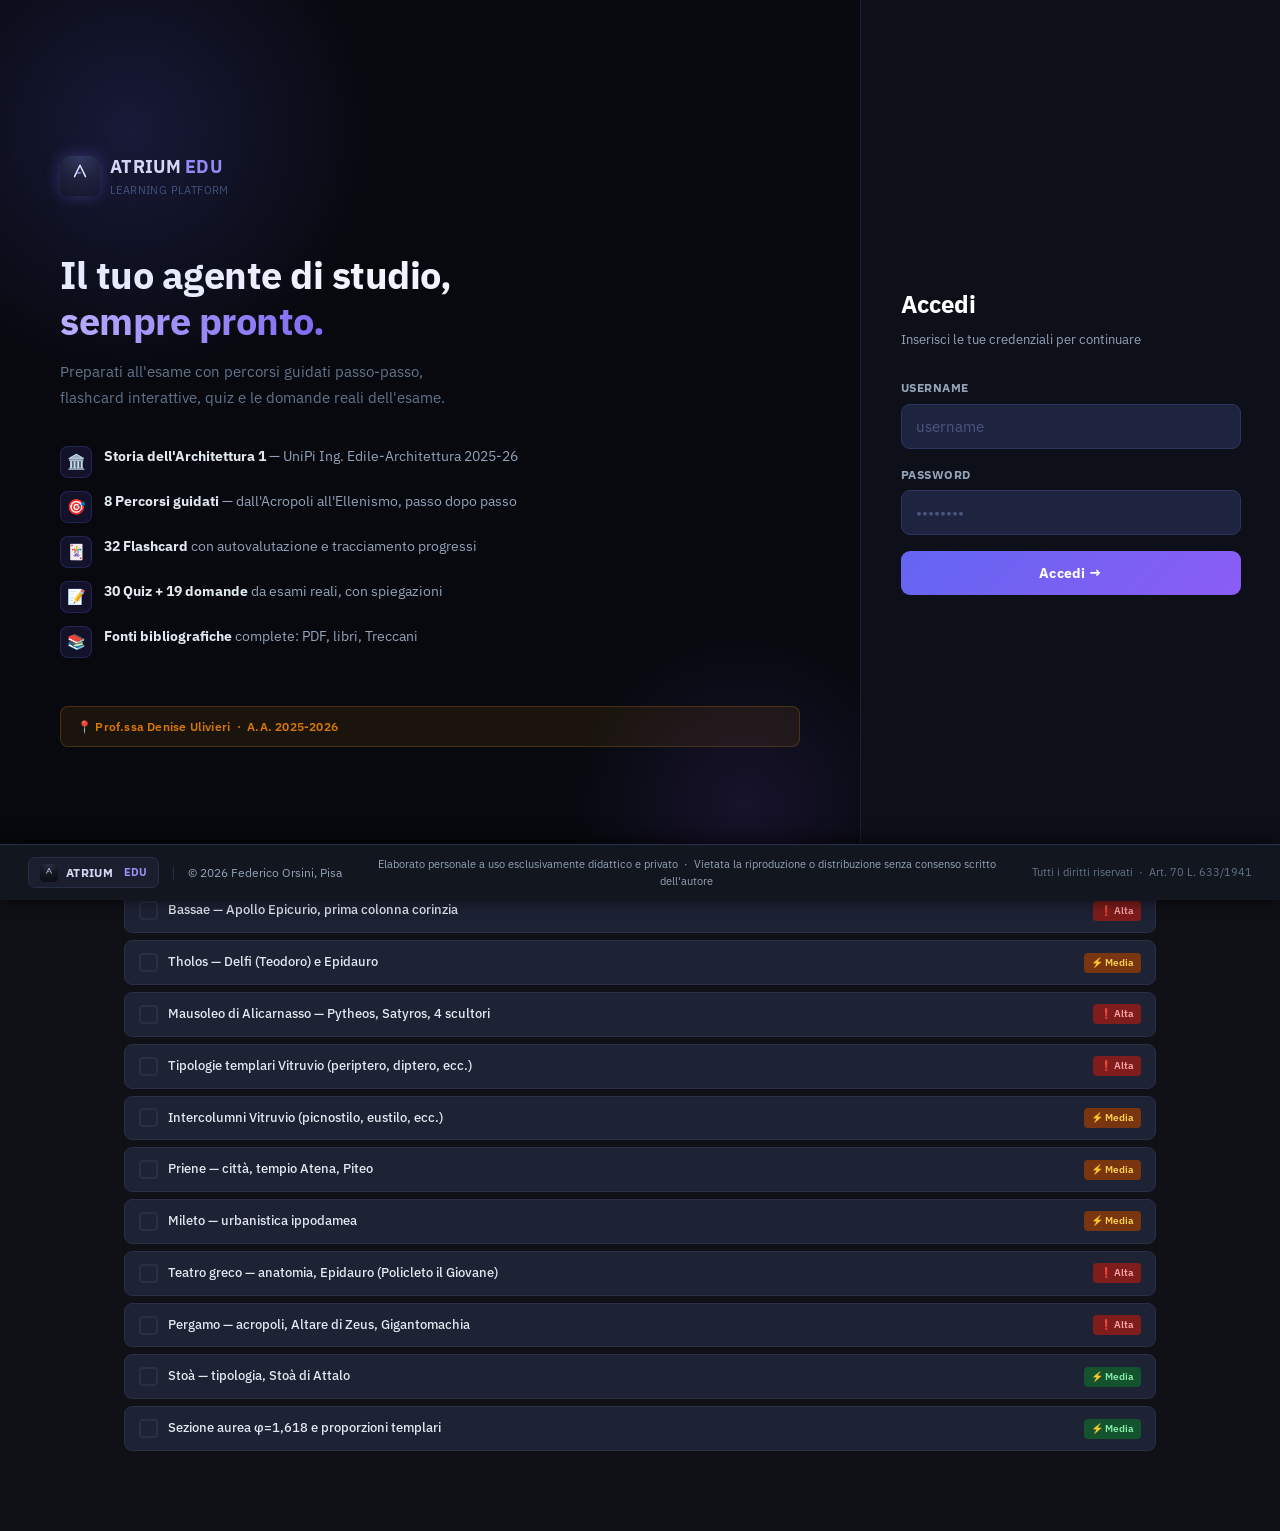
<file: giuliamonaco/index.html>
<!DOCTYPE html>
<html lang="it">
<head>
<meta charset="UTF-8">
<meta name="viewport" content="width=device-width, initial-scale=1.0">
<title>Storia dell'Architettura 1 — UniPi</title>
<script>
// Force reload if cached version is outdated
const _V='20260626c';
if(localStorage.getItem('app_ver')!==_V){
  localStorage.setItem('app_ver',_V);
  if(performance.navigation&&performance.navigation.type!==1){
    window.location.reload(true);
  }
}
</script>
<style>
@import url("https://fonts.googleapis.com/css2?family=IBM+Plex+Sans:ital,wght@0,400;0,500;0,600;0,700;1,400&family=IBM+Plex+Mono:wght@400;600&display=swap");
:root{--bg:#0f1117;--surface:#181c27;--surface2:#1e2235;--border:#2a2f45;--accent:#4ade80;--accent2:#60a5fa;--accent3:#f59e0b;--accent4:#f472b6;--danger:#f87171;--text:#e2e8f0;--muted:#64748b;--muted2:#94a3b8;}
*{box-sizing:border-box;margin:0;padding:0;}
body{font-family:"IBM Plex Sans",sans-serif;background:var(--bg);color:var(--text);min-height:100vh;font-size:15px;line-height:1.6;-webkit-text-size-adjust:100%;}
::-webkit-scrollbar{width:5px;height:5px;}::-webkit-scrollbar-track{background:var(--bg);}::-webkit-scrollbar-thumb{background:var(--border);border-radius:3px;}
header{background:var(--surface);border-bottom:1px solid var(--border);padding:0;position:sticky;top:0;z-index:100;box-shadow:0 2px 20px rgba(0,0,0,.4);}
.header-top{background:#07090f;border-bottom:1px solid #1a1f35;padding:8px 24px;display:flex;align-items:center;gap:12px;}
.header-main{padding:12px 24px;display:flex;align-items:center;justify-content:space-between;background:var(--surface);}
.atrium-logo{display:flex;align-items:center;gap:10px;text-decoration:none;transition:opacity .2s;}.atrium-logo:hover{opacity:.8;}
.atrium-icon{width:28px;height:28px;border-radius:7px;overflow:hidden;display:flex;align-items:center;justify-content:center;box-shadow:0 0 12px rgba(124,99,240,.4);flex-shrink:0;}
.atrium-wordmark{font-size:13px;font-weight:800;color:#e2e8f0;letter-spacing:.5px;}
.atrium-edu-tag{font-size:12px;font-weight:700;color:#818cf8;margin-left:-2px;letter-spacing:.2px;}
.header-divider{width:1px;height:16px;background:#2a3050;margin:0 8px;}
.header-subbrand{font-size:11px;color:#6b7fa3;letter-spacing:.3px;}
.logo{display:flex;align-items:center;gap:12px;}.logo-icon{width:38px;height:38px;background:linear-gradient(135deg,#b45309,#9333ea);border-radius:10px;display:flex;align-items:center;justify-content:center;font-size:19px;box-shadow:0 0 14px rgba(147,51,234,.25);flex-shrink:0;}.logo-text{font-weight:700;font-size:17px;color:var(--text);}.logo-sub{font-size:11px;color:var(--muted);margin-top:1px;}
.timer-bar{display:flex;align-items:center;gap:10px;background:var(--surface2);border:1px solid var(--border);border-radius:8px;padding:7px 13px;font-family:"IBM Plex Mono",monospace;font-size:13px;}.timer-dot{width:7px;height:7px;border-radius:50%;background:var(--accent);animation:pulse 2s infinite;}@keyframes pulse{0%,100%{opacity:1}50%{opacity:.3}}
.progress-strip{background:var(--surface);border-bottom:1px solid var(--border);padding:10px 24px;display:flex;gap:10px;align-items:center;}.prog-label{font-size:12px;color:var(--muted2);min-width:72px;}.prog-bar-wrap{flex:1;background:var(--surface2);border-radius:4px;height:5px;overflow:hidden;}.prog-bar{height:100%;background:linear-gradient(90deg,var(--accent3),var(--accent4));border-radius:4px;transition:width .5s;}.prog-pct{font-family:"IBM Plex Mono",monospace;font-size:12px;color:var(--accent3);min-width:34px;text-align:right;}
.tabs-wrap{position:relative;background:var(--surface);border-bottom:1px solid var(--border);}
.tabs{padding:0 20px;display:flex;overflow-x:auto;scrollbar-width:none;-webkit-overflow-scrolling:touch;}.tabs::-webkit-scrollbar{display:none;}
.tab{padding:11px 16px;cursor:pointer;font-size:13px;font-weight:500;color:var(--muted2);border-bottom:2px solid transparent;white-space:nowrap;transition:all .2s;background:none;border-top:none;border-left:none;border-right:none;flex-shrink:0;}.tab:hover{color:var(--text);}.tab.active{color:var(--accent3);border-bottom-color:var(--accent3);}
/* fade bordi per indicare scroll */
.tabs-wrap::before,.tabs-wrap::after{content:"";position:absolute;top:0;bottom:0;width:32px;pointer-events:none;z-index:2;transition:opacity .3s;}
.tabs-wrap::before{left:0;background:linear-gradient(to right,var(--surface),transparent);}
.tabs-wrap::after{right:0;background:linear-gradient(to left,var(--surface),transparent);}
main{padding:20px 24px;max-width:1080px;margin:0 auto;width:100%;}
.section{display:none;}.section.active{display:block;}
.section-header{margin-bottom:20px;}.section-header h2{font-size:21px;font-weight:700;}.section-header p{color:var(--muted2);font-size:14px;margin-top:4px;}
.card{background:var(--surface);border:1px solid var(--border);border-radius:12px;padding:18px;}.card-title{font-size:11px;font-weight:600;letter-spacing:.8px;text-transform:uppercase;color:var(--muted2);margin-bottom:10px;}
.btn{padding:9px 18px;border-radius:8px;border:1px solid var(--border);cursor:pointer;font-family:"IBM Plex Sans",sans-serif;font-size:13px;font-weight:600;transition:all .15s;background:var(--surface2);color:var(--text);}.btn:hover{border-color:var(--accent3);}.btn.primary{background:var(--accent3);color:#000;border-color:var(--accent3);}.btn.success{background:var(--accent);color:#000;border-color:var(--accent);}.btn.danger{background:var(--danger);color:#000;border-color:var(--danger);}.btn.warn{background:var(--accent3);color:#000;border-color:var(--accent3);}.btn:disabled{opacity:.4;cursor:not-allowed;}
.morale-box{background:linear-gradient(135deg,#1a0f2e,#2a1a0e,#1a1500);border:1px solid #4a3a10;border-radius:12px;padding:18px;margin-bottom:20px;display:flex;gap:14px;align-items:flex-start;}.morale-emoji{font-size:32px;}.morale-title{font-weight:700;font-size:15px;color:var(--accent3);margin-bottom:5px;}.morale-text{font-size:13px;color:var(--muted2);line-height:1.7;}
.stat-grid{display:grid;grid-template-columns:repeat(auto-fill,minmax(140px,1fr));gap:10px;margin-bottom:20px;}.stat-card{background:var(--surface);border:1px solid var(--border);border-radius:10px;padding:14px;text-align:center;}.stat-num{font-size:30px;font-weight:700;font-family:"IBM Plex Mono",monospace;}.stat-num.green{color:var(--accent);}.stat-num.blue{color:var(--accent2);}.stat-num.yellow{color:var(--accent3);}.stat-num.pink{color:var(--accent4);}.stat-label{font-size:11px;color:var(--muted2);margin-top:3px;}
.topic-list{display:flex;flex-direction:column;gap:7px;}.topic-item{background:var(--surface2);border:1px solid var(--border);border-radius:8px;padding:11px 14px;display:flex;align-items:center;gap:10px;cursor:pointer;transition:border-color .2s;}.topic-item:hover{border-color:var(--accent3);}.topic-item.done{border-color:var(--accent);opacity:.7;}.topic-check{width:19px;height:19px;border:2px solid var(--border);border-radius:4px;flex-shrink:0;display:flex;align-items:center;justify-content:center;font-size:11px;transition:all .2s;}.topic-item.done .topic-check{background:var(--accent);border-color:var(--accent);color:#000;}.topic-name{font-size:13px;font-weight:500;flex:1;}.topic-tag{font-size:10px;font-weight:600;padding:2px 7px;border-radius:4px;white-space:nowrap;}.tag-hot{background:#7f1d1d;color:#fca5a5;}.tag-mid{background:#78350f;color:#fcd34d;}.tag-ok{background:#14532d;color:#86efac;}
.acc-item{background:var(--surface);border:1px solid var(--border);border-radius:10px;margin-bottom:8px;overflow:hidden;}.acc-header{padding:13px 16px;cursor:pointer;display:flex;align-items:center;gap:10px;transition:background .15s;}.acc-header:hover{background:var(--surface2);}.acc-title{font-size:13px;font-weight:600;flex:1;}.acc-chev{font-size:11px;color:var(--muted);transition:transform .2s;}.acc-item.open .acc-chev{transform:rotate(180deg);}.acc-body{max-height:0;overflow:hidden;transition:max-height .4s ease;}.acc-item.open .acc-body{max-height:6000px;}.acc-inner{padding:0 16px 16px;}.acc-body ul{padding-left:16px;}.acc-body li{font-size:13px;color:var(--muted2);margin-bottom:4px;line-height:1.6;}
.hbox{background:var(--surface2);border-left:3px solid var(--accent3);padding:11px 14px;border-radius:0 8px 8px 0;margin:8px 0;font-size:12px;font-family:"IBM Plex Mono",monospace;color:var(--accent);line-height:1.8;}
.fc-filter{display:flex;gap:7px;flex-wrap:wrap;margin-bottom:14px;}.filter-btn{padding:5px 12px;border-radius:20px;border:1px solid var(--border);background:var(--surface2);color:var(--muted2);cursor:pointer;font-size:12px;font-weight:500;transition:all .15s;}.filter-btn.active{border-color:var(--accent3);color:var(--accent3);}
.flashcard-area{display:flex;flex-direction:column;align-items:center;gap:16px;}.fc-meta{display:flex;gap:10px;align-items:center;}.fc-counter{font-family:"IBM Plex Mono",monospace;font-size:13px;color:var(--muted2);}.fc-cat-badge{font-size:11px;font-weight:600;padding:2px 9px;border-radius:20px;background:var(--surface2);color:var(--accent3);border:1px solid var(--border);}
.flashcard{width:100%;max-width:680px;min-height:240px;cursor:pointer;perspective:1000px;}.fc-inner{position:relative;width:100%;min-height:240px;transition:transform .5s;transform-style:preserve-3d;}.flashcard.flipped .fc-inner{transform:rotateY(180deg);}.fc-front,.fc-back{position:absolute;width:100%;min-height:240px;backface-visibility:hidden;border-radius:14px;padding:28px;display:flex;flex-direction:column;justify-content:center;}.fc-front{background:var(--surface);border:1px solid var(--border);}.fc-back{background:var(--surface2);border:1px solid var(--accent3);transform:rotateY(180deg);}.fc-label{font-size:10px;font-weight:600;letter-spacing:.8px;text-transform:uppercase;color:var(--muted);margin-bottom:12px;}.fc-question{font-size:18px;font-weight:600;line-height:1.4;}.fc-answer{font-size:14px;line-height:1.8;color:var(--muted2);}.fc-answer strong{color:var(--accent3);}.fc-hint{font-size:11px;color:var(--muted);margin-top:14px;}.fc-actions{display:flex;gap:8px;}
.quiz-wrap{max-width:680px;margin:0 auto;}.quiz-q{font-size:17px;font-weight:600;margin-bottom:18px;line-height:1.5;}.quiz-options{display:flex;flex-direction:column;gap:9px;}.quiz-opt{padding:13px 16px;border-radius:9px;border:1px solid var(--border);background:var(--surface2);cursor:pointer;font-size:13px;color:var(--text);transition:all .15s;text-align:left;font-family:"IBM Plex Sans",sans-serif;}.quiz-opt:hover:not(.locked){border-color:var(--accent3);}.quiz-opt.correct{border-color:var(--accent);background:rgba(74,222,128,.12);}.quiz-opt.wrong{border-color:var(--danger);background:rgba(248,113,113,.12);}.quiz-opt.locked{cursor:default;}.quiz-expl{margin-top:14px;padding:12px 16px;background:var(--surface2);border-left:3px solid var(--accent3);border-radius:0 8px 8px 0;font-size:13px;color:var(--muted2);display:none;}.quiz-expl.show{display:block;}.quiz-score-bar{font-family:"IBM Plex Mono",monospace;font-size:12px;color:var(--muted2);margin-bottom:16px;}.quiz-prog{width:100%;background:var(--surface2);border-radius:4px;height:4px;margin-bottom:16px;overflow:hidden;}.quiz-prog-bar{height:100%;background:var(--accent3);border-radius:4px;transition:width .3s;}.quiz-result{text-align:center;padding:36px 20px;}.quiz-result .big-score{font-size:60px;font-weight:700;font-family:"IBM Plex Mono",monospace;}
.domanda-item{background:var(--surface2);border-radius:7px;padding:10px 13px;margin-bottom:6px;font-size:13px;color:var(--muted2);border-left:3px solid var(--border);cursor:pointer;transition:border-color .15s;}.domanda-item:hover{border-color:var(--accent3);}.domanda-item.hot{border-left-color:var(--danger);}.domanda-item.mid{border-left-color:var(--accent3);}.domanda-item.ok{border-left-color:var(--accent);}.domanda-ans{display:none;margin-top:8px;padding:10px 12px;background:var(--bg);border-radius:6px;font-size:12px;color:var(--muted2);line-height:1.7;border:1px solid var(--border);}.domanda-item.open .domanda-ans{display:block;}
table{width:100%;border-collapse:collapse;font-size:12px;}th{background:var(--surface2);color:var(--muted2);font-weight:600;padding:9px 11px;text-align:left;border-bottom:1px solid var(--border);font-size:10px;letter-spacing:.5px;text-transform:uppercase;}td{padding:9px 11px;border-bottom:1px solid var(--border);}tr:last-child td{border-bottom:none;}tr:hover td{background:var(--surface2);}
.chip{display:inline-block;font-size:10px;font-weight:600;padding:2px 6px;border-radius:4px;margin:1px;}.chip-red{background:rgba(248,113,113,.15);color:var(--danger);}.chip-yellow{background:rgba(245,158,11,.15);color:var(--accent3);}.chip-green{background:rgba(74,222,128,.15);color:var(--accent);}.chip-blue{background:rgba(96,165,250,.15);color:var(--accent2);}
.tip-box{background:rgba(74,222,128,.07);border:1px solid rgba(74,222,128,.25);border-radius:9px;padding:13px 15px;margin-bottom:12px;}.tip-title{font-size:12px;font-weight:700;color:var(--accent);margin-bottom:7px;}.tip-text{font-size:13px;color:var(--muted2);line-height:1.6;}
.alert-box{background:rgba(248,113,113,.08);border:1px solid rgba(248,113,113,.3);border-radius:9px;padding:13px 15px;margin-bottom:12px;}.alert-title{font-size:12px;font-weight:700;color:var(--danger);margin-bottom:7px;}.alert-text{font-size:13px;color:var(--muted2);line-height:1.6;}
.phbox{background:var(--surface2);border-left:3px solid var(--accent3);padding:12px 16px;border-radius:0 8px 8px 0;margin:8px 0;font-size:13px;line-height:1.7;}.phbox.green{border-color:var(--accent);}.phbox.blue{border-color:var(--accent2);}.phbox.red{border-color:var(--danger);}
.stbl{width:100%;border-collapse:collapse;margin:10px 0;font-size:12px;}.stbl th{background:rgba(245,158,11,.1);color:var(--accent3);padding:8px 10px;text-align:left;border:1px solid var(--border);}.stbl td{padding:8px 10px;border:1px solid var(--border);color:var(--muted2);}.stbl td strong{color:var(--text);}
.info-block{background:var(--surface);border:1px solid var(--border);border-radius:10px;padding:16px;margin-bottom:12px;}.ib-title{font-size:12px;font-weight:700;color:var(--accent3);letter-spacing:.5px;text-transform:uppercase;margin-bottom:10px;}.info-list{list-style:none;}.info-list li{font-size:13px;color:var(--muted2);padding:5px 0;border-bottom:1px solid var(--border);line-height:1.5;}.info-list li:last-child{border-bottom:none;}.info-list li strong{color:var(--text);}
.prof-header{background:var(--surface);border:1px solid var(--border);border-radius:12px;padding:20px;margin-bottom:16px;display:flex;gap:16px;align-items:flex-start;}.prof-avatar{width:60px;height:60px;border-radius:50%;background:linear-gradient(135deg,var(--accent3),var(--accent4));display:flex;align-items:center;justify-content:center;font-size:28px;flex-shrink:0;}.prof-name{font-weight:700;font-size:18px;}.prof-role{font-size:13px;color:var(--muted2);margin-top:3px;}.prof-tags{display:flex;gap:6px;flex-wrap:wrap;margin-top:8px;}
.edificio-card{background:var(--surface);border:1px solid var(--border);border-radius:10px;padding:16px;margin-bottom:10px;border-left:3px solid var(--accent3);}.ed-title{font-weight:700;font-size:14px;color:var(--text);margin-bottom:4px;}.ed-meta{font-size:12px;color:var(--accent3);font-family:"IBM Plex Mono",monospace;margin-bottom:8px;}.ed-body{font-size:13px;color:var(--muted2);line-height:1.6;}
.periodo-badge{display:inline-block;font-size:10px;font-weight:700;padding:2px 8px;border-radius:12px;margin-bottom:8px;}.pb-classico{background:rgba(96,165,250,.15);color:var(--accent2);}.pb-tardoclassico{background:rgba(245,158,11,.15);color:var(--accent3);}.pb-ellenismo{background:rgba(244,114,182,.15);color:var(--accent4);}
.percorsi-grid{display:grid;grid-template-columns:repeat(auto-fill,minmax(240px,1fr));gap:14px;margin-bottom:24px;}.percorso-card{background:var(--surface);border:1px solid var(--border);border-radius:12px;padding:18px;cursor:pointer;transition:border-color .2s,transform .15s;position:relative;overflow:hidden;}.percorso-card::before{content:"";position:absolute;top:0;left:0;right:0;height:3px;}.percorso-card.c1::before{background:linear-gradient(90deg,var(--accent2),var(--accent4));}.percorso-card.c2::before{background:linear-gradient(90deg,var(--accent3),var(--accent));}.percorso-card.c3::before{background:linear-gradient(90deg,var(--accent4),var(--accent3));}.percorso-card.c4::before{background:linear-gradient(90deg,var(--accent),var(--accent2));}.percorso-card:hover{border-color:var(--accent3);transform:translateY(-2px);}.p-icon{font-size:28px;margin-bottom:10px;}.p-title{font-weight:700;font-size:14px;margin-bottom:5px;}.p-desc{font-size:12px;color:var(--muted2);line-height:1.5;}.p-meta{display:flex;gap:8px;margin-top:10px;align-items:center;}.p-steps{font-size:11px;color:var(--muted);font-family:"IBM Plex Mono",monospace;}
.player{max-width:720px;margin:0 auto;}.player-header{display:flex;align-items:center;gap:12px;margin-bottom:18px;flex-wrap:wrap;}.player-back{cursor:pointer;color:var(--muted2);font-size:13px;border:1px solid var(--border);padding:6px 12px;border-radius:7px;background:none;transition:all .2s;}.player-back:hover{color:var(--text);border-color:var(--accent3);}.player-title{font-weight:700;font-size:16px;}.player-prog{flex:1;min-width:80px;background:var(--surface2);border-radius:4px;height:5px;overflow:hidden;}.player-prog-bar{height:100%;background:var(--accent3);border-radius:4px;transition:width .4s;}.player-step-num{font-family:"IBM Plex Mono",monospace;font-size:12px;color:var(--muted2);white-space:nowrap;}
.step-type-label{font-size:10px;font-weight:700;letter-spacing:.8px;text-transform:uppercase;margin-bottom:10px;padding:3px 9px;border-radius:4px;display:inline-block;}.lbl-info{background:rgba(96,165,250,.15);color:var(--accent2);}.lbl-concept{background:rgba(74,222,128,.15);color:var(--accent);}.lbl-check{background:rgba(244,114,182,.15);color:var(--accent4);}.lbl-recap{background:rgba(245,158,11,.2);color:var(--accent3);}
.step-content{background:var(--surface);border:1px solid var(--border);border-radius:12px;padding:22px;min-height:200px;}.step-h{font-size:18px;font-weight:700;margin-bottom:12px;line-height:1.4;}.step-body{font-size:14px;color:var(--muted2);line-height:1.8;}.step-body strong{color:var(--text);}
.check-q{font-size:16px;font-weight:600;margin-bottom:14px;}.check-opts{display:flex;flex-direction:column;gap:8px;}.check-opt{padding:12px 14px;border-radius:9px;border:1px solid var(--border);background:var(--surface2);cursor:pointer;font-size:13px;color:var(--text);transition:all .15s;text-align:left;font-family:"IBM Plex Sans",sans-serif;}.check-opt:hover:not(.locked){border-color:var(--accent3);}.check-opt.correct{border-color:var(--accent);background:rgba(74,222,128,.12);}.check-opt.wrong{border-color:var(--danger);background:rgba(248,113,113,.12);}.check-opt.locked{cursor:default;}.check-fb{margin-top:12px;padding:11px 14px;border-radius:8px;font-size:13px;display:none;}.check-fb.show{display:block;}.check-fb.ok{background:rgba(74,222,128,.12);border:1px solid var(--accent);color:var(--accent);}.check-fb.ko{background:rgba(248,113,113,.12);border:1px solid var(--danger);color:var(--danger);}
.step-nav{display:flex;gap:10px;margin-top:16px;align-items:center;flex-wrap:wrap;}.step-score{font-family:"IBM Plex Mono",monospace;font-size:12px;color:var(--muted2);margin-left:auto;}
.warn-badge{display:flex;align-items:center;gap:5px;background:rgba(245,158,11,.12);border:1px solid rgba(245,158,11,.35);border-radius:6px;padding:4px 10px;font-size:11px;font-weight:600;color:var(--accent3);cursor:pointer;transition:background .15s;white-space:nowrap;}.warn-badge:hover{background:rgba(245,158,11,.22);}
.warn-overlay{display:none;position:fixed;inset:0;z-index:999;background:rgba(0,0,0,.6);backdrop-filter:blur(3px);align-items:center;justify-content:center;}.warn-overlay.open{display:flex;}.warn-modal{background:var(--surface);border:1px solid var(--border);border-radius:14px;padding:24px;max-width:520px;width:90%;box-shadow:0 24px 60px rgba(0,0,0,.6);}.warn-modal-title{font-size:16px;font-weight:700;color:var(--accent3);margin-bottom:12px;}.warn-modal-body{font-size:13px;color:var(--muted2);line-height:1.7;}.warn-source-list{list-style:none;margin-top:12px;}.warn-source-list li{padding:6px 0;border-bottom:1px solid var(--border);font-size:12px;}.warn-source-list li:last-child{border-bottom:none;}.warn-source-list .icon{margin-right:6px;}.warn-modal-close{margin-top:16px;display:flex;justify-content:flex-end;}
.fonte-acc{background:var(--surface);border:1px solid var(--border);border-radius:10px;margin-bottom:8px;overflow:hidden;}.fonte-header{padding:12px 16px;cursor:pointer;display:flex;align-items:center;gap:10px;transition:background .15s;border-left:4px solid var(--accent3);}.fonte-header:hover{background:var(--surface2);}.fonte-header.pdf-color{border-left-color:var(--danger);}.fonte-header.book-color{border-left-color:var(--accent2);}.fonte-header.web-color{border-left-color:var(--accent);}.fonte-title{font-size:13px;font-weight:600;flex:1;}.fonte-badge{font-size:10px;font-weight:700;padding:2px 8px;border-radius:4px;}.badge-pdf{background:rgba(248,113,113,.15);color:var(--danger);}.badge-libro{background:rgba(96,165,250,.15);color:var(--accent2);}.badge-web{background:rgba(74,222,128,.15);color:var(--accent);}.fonte-body{max-height:0;overflow:hidden;transition:max-height .3s ease;}.fonte-acc.open .fonte-body{max-height:2000px;}.fonte-inner{padding:0 16px 14px;}
/* ── RESPONSIVE ── */
@media(max-width:768px){
  /* Header: togli top bar Atrium, compatta il main */
  .header-top{display:none;}
  .header-main{padding:8px 12px;}
  .logo{gap:8px;}
  .logo-icon{width:28px;height:28px;font-size:14px;border-radius:7px;}
  .logo-text{font-size:13px;white-space:nowrap;overflow:hidden;text-overflow:ellipsis;max-width:160px;}
  .logo-sub{display:none;}
  #headerProgress{display:none!important;}
  .warn-badge{font-size:10px;padding:3px 7px;}
  /* Tabs */
  .tabs{padding:0 2px;}
  .tab{padding:10px 12px;font-size:12px;letter-spacing:0;}
  /* Main */
  main{padding:12px 10px;padding-bottom:80px;}
  /* Stat grid: 2 colonne */
  .stat-grid{grid-template-columns:repeat(2,1fr);gap:8px;}
  .stat-num{font-size:22px;}
  .stat-label{font-size:10px;}
  /* Percorsi: 1 colonna su phone */
  .percorsi-grid{grid-template-columns:1fr;gap:10px;}
  /* Flashcard / quiz / player full width */
  .flashcard,.quiz-wrap,.player{max-width:100%;}
  .fc-question{font-size:15px;}
  .step-h{font-size:15px;}
  .step-content{padding:16px;}
  /* Tables scrollabili */
  table,table thead,table tbody,table tr{display:block;}
  table thead{display:none;}
  table td{display:flex;justify-content:space-between;padding:7px 10px;border-bottom:1px solid var(--border);font-size:12px;}
  table td:before{content:attr(data-label);color:var(--muted);font-weight:600;margin-right:8px;flex-shrink:0;}
  .stbl{display:block;overflow-x:auto;-webkit-overflow-scrolling:touch;}
  .stbl thead,.stbl tbody,.stbl tr,.stbl th,.stbl td{display:revert;}
  /* Domande */
  .domanda-item{font-size:12px;padding:9px 11px;}
  .timer-bar{display:none;}
  /* Footer dashboard su mobile: solo logo + copyright */
  footer{padding:10px 14px!important;flex-wrap:wrap;gap:8px!important;}
  footer .footer-center{display:none;}
  footer .footer-right{display:none;}
  /* Login footer su mobile: solo logo + copyright */
  #loginFooter{padding:10px 14px!important;}
  #lfCenter{display:none!important;}
  #lfRight{display:none!important;}
}

@media(max-width:480px){
  .logo-text{max-width:130px;}
  .tab{padding:8px 8px;font-size:10px;}
  .stat-grid{gap:6px;}
  .player-header{gap:6px;flex-wrap:wrap;}
  .section-header h2{font-size:18px;}
}

/* ── LOGIN OVERLAY ── */
@keyframes loginFadeIn{from{opacity:0;transform:scale(1.01)}to{opacity:1;transform:scale(1)}}
@keyframes loginFadeOut{from{opacity:1}to{opacity:0;transform:scale(.99)}}
.login-overlay{position:fixed;inset:0;z-index:9999;background:#07090f;display:flex;flex-direction:column;align-items:stretch;animation:loginFadeIn .35s ease both;}
.login-split{display:flex;width:100%;min-height:100vh;}
.login-left{flex:1.3;background:#07090f;padding:56px 60px;display:flex;flex-direction:column;justify-content:center;position:relative;overflow:hidden;}
.login-left::before{content:"";position:absolute;top:-120px;left:-120px;width:500px;height:500px;background:radial-gradient(circle,rgba(99,102,241,.18) 0%,transparent 70%);pointer-events:none;}
.login-left::after{content:"";position:absolute;bottom:-80px;right:-60px;width:350px;height:350px;background:radial-gradient(circle,rgba(139,92,246,.12) 0%,transparent 70%);pointer-events:none;}
.login-atrium-brand{display:flex;align-items:center;gap:10px;margin-bottom:52px;}
.login-atrium-brand svg{border-radius:8px;box-shadow:0 0 16px rgba(124,99,240,.35);}
.login-tagline{font-size:38px;font-weight:800;line-height:1.2;color:#f1f3ff;margin-bottom:16px;letter-spacing:-.5px;}
.login-tagline span{background:linear-gradient(90deg,#bcafff,#7d6bf0);-webkit-background-clip:text;-webkit-text-fill-color:transparent;background-clip:text;}
.login-sub{font-size:15px;color:#64748b;line-height:1.7;margin-bottom:36px;max-width:420px;}
.login-features{list-style:none;display:flex;flex-direction:column;gap:13px;margin-bottom:48px;}
.login-features li{display:flex;align-items:flex-start;gap:12px;font-size:14px;color:#94a3b8;line-height:1.5;}
.login-features li strong{color:#e2e8f0;}
.login-feat-icon{width:32px;height:32px;border-radius:8px;background:rgba(99,102,241,.12);border:1px solid rgba(99,102,241,.2);display:flex;align-items:center;justify-content:center;font-size:15px;flex-shrink:0;}
.login-course-badge{display:inline-flex;align-items:center;gap:8px;background:rgba(245,158,11,.08);border:1px solid rgba(245,158,11,.2);border-radius:8px;padding:10px 16px;font-size:12px;color:#d97706;font-weight:600;letter-spacing:.2px;}
.login-right{width:420px;flex-shrink:0;background:#0e1019;border-left:1px solid #1a1f35;display:flex;align-items:center;justify-content:center;padding:40px 32px;}
.login-form-card{width:100%;max-width:340px;}
.login-form-icon{width:44px;height:44px;border-radius:12px;overflow:hidden;margin-bottom:24px;box-shadow:0 0 20px rgba(124,99,240,.4);}
.login-form-card h2{font-size:24px;font-weight:800;color:#ffffff;margin-bottom:6px;}
.login-form-sub{font-size:13px;color:#94a3b8;margin-bottom:28px;}
.login-field{margin-bottom:16px;}
.login-field label{display:block;font-size:12px;font-weight:700;color:#94a3b8;letter-spacing:.5px;text-transform:uppercase;margin-bottom:6px;}
.login-field input{width:100%;background:#1e2340;border:1px solid #2e3660;border-radius:9px;padding:12px 14px;font-size:15px;color:#ffffff;font-family:"IBM Plex Sans",sans-serif;outline:none;transition:border-color .2s;}
.login-field input:focus{border-color:#818cf8;box-shadow:0 0 0 3px rgba(129,140,248,.15);}
.login-field input::placeholder{color:#4b5680;}
.login-error{display:none;background:rgba(248,113,113,.1);border:1px solid rgba(248,113,113,.25);border-radius:7px;padding:9px 12px;font-size:12px;color:#f87171;margin-bottom:14px;}
.login-btn{width:100%;padding:13px;border-radius:9px;border:none;background:linear-gradient(135deg,#6366f1,#8b5cf6);color:#fff;font-size:14px;font-weight:700;cursor:pointer;font-family:"IBM Plex Sans",sans-serif;letter-spacing:.2px;transition:opacity .2s,transform .15s;margin-bottom:20px;}
.login-btn:hover{opacity:.9;transform:translateY(-1px);}
.login-btn:active{transform:translateY(0);}
.login-footer-note{font-size:11px;color:#2a3050;text-align:center;line-height:1.6;}
.login-mobile-brand{display:none;}
@media(max-width:768px){
  .login-left{display:none;}
  .login-right{width:100%;border-left:none;background:#07090f;padding:32px 24px 80px;display:flex;align-items:flex-start;justify-content:center;padding-top:40px;}
  .login-form-card{max-width:100%;width:100%;}
  .login-mobile-brand{display:block;}
  .login-split{overflow-y:auto;min-height:100vh;}
  .login-tagline{font-size:26px;}
  /* Footer login su mobile: stack verticale */
  .login-page-footer{flex-direction:column!important;align-items:flex-start!important;gap:4px!important;padding:10px 16px!important;}
  .login-page-footer .lf-center{display:none!important;}
  .login-page-footer .lf-right{display:none!important;}
}
@media(max-width:480px){
  .login-right{padding:28px 18px 80px;}
  .login-form-card h2{font-size:18px;}
}
</style>
</head>
<body>

<!-- ══════════════════════════════════════════════
     LOGIN OVERLAY
══════════════════════════════════════════════ -->
<div id="loginOverlay" class="login-overlay">
  <div class="login-split">

    <!-- LEFT: marketing -->
    <div class="login-left">
      <!-- Atrium Edu brand -->
      <div class="login-atrium-brand">
        <svg xmlns="http://www.w3.org/2000/svg" viewBox="0 0 512 512" fill="none" width="40" height="40">
          <defs>
            <radialGradient id="libg" cx="0.5" cy="0" r="1.15">
              <stop offset="0" stop-color="#2b3149"/><stop offset="0.46" stop-color="#161924"/><stop offset="1" stop-color="#0a0b11"/>
            </radialGradient>
            <linearGradient id="liacc" x1="0" y1="0" x2="1" y2="1">
              <stop offset="0" stop-color="#bcafff"/><stop offset="1" stop-color="#7d6bf0"/>
            </linearGradient>
          </defs>
          <rect x="0" y="0" width="512" height="512" rx="116" fill="url(#libg)"/>
          <g transform="translate(155 88) scale(2.197)" fill="none">
            <path d="M14 80 L46 14 L78 80" stroke="#f4f5fb" stroke-width="9" stroke-linecap="round" stroke-linejoin="round"/>
            <rect x="30" y="55" width="22" height="9" rx="4.5" fill="url(#liacc)"/>
          </g>
        </svg>
        <div>
          <div style="font-size:18px;font-weight:800;color:#e8eaf6;letter-spacing:.3px;">ATRIUM <span style="color:#9b8ff5;">EDU</span></div>
          <div style="font-size:11px;color:#3d4f70;letter-spacing:.4px;margin-top:1px;">LEARNING PLATFORM</div>
        </div>
      </div>

      <!-- headline -->
      <h1 class="login-tagline">Il tuo agente di studio,<br><span>sempre pronto.</span></h1>
      <p class="login-sub">Preparati all'esame con percorsi guidati passo-passo, flashcard interattive, quiz e le domande reali dell'esame.</p>

      <!-- feature list -->
      <ul class="login-features">
        <li>
          <div class="login-feat-icon">🏛️</div>
          <div><strong>Storia dell'Architettura 1</strong> — UniPi Ing. Edile-Architettura 2025-26</div>
        </li>
        <li>
          <div class="login-feat-icon">🎯</div>
          <div><strong>8 Percorsi guidati</strong> — dall'Acropoli all'Ellenismo, passo dopo passo</div>
        </li>
        <li>
          <div class="login-feat-icon">🃏</div>
          <div><strong>32 Flashcard</strong> con autovalutazione e tracciamento progressi</div>
        </li>
        <li>
          <div class="login-feat-icon">📝</div>
          <div><strong>30 Quiz + 19 domande</strong> da esami reali, con spiegazioni</div>
        </li>
        <li>
          <div class="login-feat-icon">📚</div>
          <div><strong>Fonti bibliografiche</strong> complete: PDF, libri, Treccani</div>
        </li>
      </ul>

      <!-- course badge -->
      <div class="login-course-badge">
        📍 Prof.ssa Denise Ulivieri &nbsp;·&nbsp; A.A. 2025-2026
      </div>
    </div>

    <!-- RIGHT: form -->
    <div class="login-right">
      <div class="login-form-card">
        <!-- small icon -->
        <!-- branding mobile (nascosto su desktop) -->
        <div class="login-mobile-brand">
          <!-- Logo Atrium Edu -->
          <div style="display:flex;align-items:center;gap:10px;margin-bottom:20px;">
            <svg xmlns="http://www.w3.org/2000/svg" viewBox="0 0 512 512" fill="none" width="40" height="40" style="border-radius:10px;box-shadow:0 0 16px rgba(124,99,240,.5);flex-shrink:0;">
              <defs>
                <radialGradient id="mb-bg" cx="0.5" cy="0" r="1.15">
                  <stop offset="0" stop-color="#2b3149"/><stop offset="0.46" stop-color="#161924"/><stop offset="1" stop-color="#0a0b11"/>
                </radialGradient>
                <linearGradient id="mb-acc" x1="0" y1="0" x2="1" y2="1">
                  <stop offset="0" stop-color="#bcafff"/><stop offset="1" stop-color="#7d6bf0"/>
                </linearGradient>
              </defs>
              <rect x="0" y="0" width="512" height="512" rx="116" fill="url(#mb-bg)"/>
              <g transform="translate(155 88) scale(2.197)" fill="none">
                <path d="M14 80 L46 14 L78 80" stroke="#f4f5fb" stroke-width="9" stroke-linecap="round" stroke-linejoin="round"/>
                <rect x="30" y="55" width="22" height="9" rx="4.5" fill="url(#mb-acc)"/>
              </g>
            </svg>
            <div>
              <div style="font-size:18px;font-weight:800;color:#ffffff;letter-spacing:.3px;">ATRIUM <span style="color:#c4b5fd;">EDU</span></div>
              <div style="font-size:11px;color:#94a3b8;letter-spacing:.5px;margin-top:2px;">LEARNING PLATFORM</div>
            </div>
          </div>
          <!-- Headline -->
          <div style="font-size:26px;font-weight:800;color:#ffffff;line-height:1.25;margin-bottom:10px;letter-spacing:-.3px;">Il tuo agente<br>di studio, <span style="background:linear-gradient(90deg,#c4b5fd,#818cf8);-webkit-background-clip:text;-webkit-text-fill-color:transparent;background-clip:text;">sempre pronto.</span></div>
          <!-- Corso info -->
          <div style="font-size:14px;color:#cbd5e1;margin-bottom:6px;line-height:1.6;"><strong style="color:#ffffff;">Storia dell'Architettura 1</strong> &nbsp;·&nbsp; UniPi 2025-26</div>
          <div style="font-size:13px;color:#94a3b8;margin-bottom:24px;">Prof.ssa Denise Ulivieri</div>
          <hr style="border:none;border-top:1px solid #1e2438;margin-bottom:24px;">
        </div>

        <h2>Accedi</h2>
        <p class="login-form-sub">Inserisci le tue credenziali per continuare</p>

        <div class="login-field">
          <label>Username</label>
          <input id="loginUser" type="text" placeholder="username" autocomplete="username">
        </div>
        <div class="login-field">
          <label>Password</label>
          <input id="loginPass" type="password" placeholder="••••••••" autocomplete="current-password">
        </div>

        <div id="loginError" class="login-error">Credenziali non valide. Riprova.</div>

        <button class="login-btn" onclick="doLogin()">Accedi →</button>
      </div>
    </div>

    </div>
</div>
<!-- /LOGIN OVERLAY -->

<!-- Footer fisso identico a quello della dashboard, visibile durante il login -->
<div id="loginFooter" style="position:fixed;bottom:0;left:0;right:0;z-index:10000;background:#12161f;border-top:1px solid #2a3050;padding:11px 28px;display:flex;align-items:center;justify-content:space-between;gap:24px;box-shadow:0 -4px 20px rgba(0,0,0,.6);font-family:'IBM Plex Sans',sans-serif;">
  <div style="display:flex;align-items:center;gap:12px;white-space:nowrap;flex-shrink:0;">
    <div style="display:flex;align-items:center;gap:8px;background:#1a1e2e;border:1px solid #252d47;border-radius:7px;padding:5px 11px;">
      <svg xmlns="http://www.w3.org/2000/svg" viewBox="0 0 512 512" fill="none" width="18" height="18" style="border-radius:4px;flex-shrink:0;">
        <defs>
          <radialGradient id="lfbg2" cx="0.5" cy="0" r="1.15"><stop offset="0" stop-color="#2b3149"/><stop offset="0.46" stop-color="#161924"/><stop offset="1" stop-color="#0a0b11"/></radialGradient>
          <linearGradient id="lfacc2" x1="0" y1="0" x2="1" y2="1"><stop offset="0" stop-color="#bcafff"/><stop offset="1" stop-color="#7d6bf0"/></linearGradient>
        </defs>
        <rect x="0" y="0" width="512" height="512" rx="116" fill="url(#lfbg2)"/>
        <g transform="translate(155 88) scale(2.197)" fill="none">
          <path d="M14 80 L46 14 L78 80" stroke="#f4f5fb" stroke-width="9" stroke-linecap="round" stroke-linejoin="round"/>
          <rect x="30" y="55" width="22" height="9" rx="4.5" fill="url(#lfacc2)"/>
        </g>
      </svg>
      <span style="font-size:12px;font-weight:800;color:#d4d8f0;letter-spacing:.3px;">ATRIUM</span><span style="font-size:11px;font-weight:700;color:#9b8ff5;margin-left:3px;">EDU</span>
    </div>
    <span style="color:#2a3050;">|</span>
    <span style="font-size:12px;color:#94a3b8;">© 2026 Federico Orsini, Pisa</span>
  </div>
  <div id="lfCenter" style="font-size:11px;color:#94a3b8;text-align:center;line-height:1.5;">
    Elaborato personale a uso esclusivamente didattico e privato &nbsp;·&nbsp; Vietata la riproduzione o distribuzione senza consenso scritto dell'autore
  </div>
  <div id="lfRight" style="font-size:11px;color:#64748b;white-space:nowrap;">
    Tutti i diritti riservati &nbsp;·&nbsp; Art. 70 L. 633/1941
  </div>
</div>

<header>
  <!-- top bar: Atrium Edu brand -->
  <div class="header-top">
    <a class="atrium-logo" href="#">
      <!-- Atrium icon reale -->
      <svg xmlns="http://www.w3.org/2000/svg" viewBox="0 0 512 512" fill="none" width="28" height="28" style="border-radius:7px;flex-shrink:0;box-shadow:0 0 10px rgba(124,99,240,.4);">
        <defs>
          <radialGradient id="aibg" cx="0.5" cy="0" r="1.15">
            <stop offset="0" stop-color="#2b3149"/>
            <stop offset="0.46" stop-color="#161924"/>
            <stop offset="1" stop-color="#0a0b11"/>
          </radialGradient>
          <linearGradient id="aiacc" x1="0" y1="0" x2="1" y2="1">
            <stop offset="0" stop-color="#bcafff"/>
            <stop offset="1" stop-color="#7d6bf0"/>
          </linearGradient>
        </defs>
        <rect x="0" y="0" width="512" height="512" rx="116" fill="url(#aibg)"/>
        <g transform="translate(155 88) scale(2.197)" fill="none">
          <path d="M14 80 L46 14 L78 80" stroke="#f4f5fb" stroke-width="9" stroke-linecap="round" stroke-linejoin="round"/>
          <rect x="30" y="55" width="22" height="9" rx="4.5" fill="url(#aiacc)"/>
        </g>
      </svg>
      <!-- wordmark testuale leggibile -->
      <span style="font-size:14px;font-weight:800;color:#e8eaf6;letter-spacing:.3px;font-family:'IBM Plex Sans',sans-serif;">ATRIUM</span><span style="font-size:13px;font-weight:700;color:#9b8ff5;margin-left:4px;letter-spacing:.2px;font-family:'IBM Plex Sans',sans-serif;">EDU</span>
    </a>
    <div class="header-divider"></div>
    <span class="header-subbrand">Agente di Studio · Preparazione Esame</span>
  </div>
  <!-- main bar: corso -->
  <div class="header-main">
    <div class="logo">
      <div class="logo-icon">🏛️</div>
      <div>
        <div style="display:flex;align-items:center;gap:10px;">
          <div class="logo-text">Storia dell'Architettura 1</div>
          <button class="warn-badge" onclick="document.getElementById('warnOverlay').classList.add('open')">⚠️ Fonti parziali</button>
        </div>
        <div class="logo-sub" style="margin-top:3px;">Prof.ssa Denise Ulivieri &nbsp;·&nbsp; UniPi Ingegneria Edile-Architettura &nbsp;·&nbsp; A.A. 2025-26</div>
      </div>
    </div>
    <div id="headerProgress" style="display:flex;align-items:center;gap:8px;font-family:'IBM Plex Mono',monospace;font-size:12px;color:var(--muted);"></div>
  </div>
</header>

<div class="warn-overlay" id="warnOverlay" onclick="if(event.target===this)this.classList.remove('open')">
  <div class="warn-modal">
    <div class="warn-modal-title">⚠️ Fonti non leggibili direttamente</div>
    <div class="warn-modal-body">
      Questa dashboard è stata costruita sui <strong>3 PDF delle slide della prof.ssa Ulivieri</strong> (letti integralmente) e sulle note bibliografiche del corso.<br><br>
      Le seguenti fonti <strong>non sono state lette direttamente</strong> perché testi protetti da copyright non disponibili liberamente online. Il loro contenuto è presente indirettamente tramite le slide:
      <ul class="warn-source-list">
        <li><span class="icon">📖</span><strong>Watkin D.</strong> — Storia dell'architettura occidentale (Zanichelli 2016) · cap. 2-5</li>
        <li><span class="icon">📖</span><strong>Bozzoni C. et al.</strong> — L'architettura del mondo antico (Laterza 2006)</li>
        <li><span class="icon">📖</span><strong>Bonelli R., Bozzoni C.</strong> — Storia dell'architettura medievale (Laterza 2012)</li>
        <li><span class="icon">📖</span><strong>Zevi B.</strong> — Storia e controstoria dell'architettura in Italia (Newton 2005)</li>
      </ul>
      <br>✅ <strong>Fonti lette integralmente:</strong> 5_Fase classica_TEAMS.pdf · 6_eta tardoclassica_TEAMS.pdf · 7_Ellenismo_TEAMS.pdf · Note esame.txt
    </div>
    <div class="warn-modal-close"><button class="btn primary" onclick="document.getElementById('warnOverlay').classList.remove('open')">Capito, chiudi</button></div>
  </div>
</div>
<div class="progress-strip">
  <div class="prog-label">Progressi</div>
  <div class="prog-bar-wrap"><div class="prog-bar" id="mainProgressBar" style="width:0%"></div></div>
  <div class="prog-pct" id="mainProgressPct">0%</div>
</div>
<div class="tabs-wrap">
  <div class="tabs" id="tabsBar">
    <button class="tab active" onclick="showSection(this,'home')">🏠 Piano</button>
    <button class="tab" onclick="showSection(this,'percorsi')">🎓 Percorsi</button>
    <button class="tab" onclick="showSection(this,'argomenti')">📚 Argomenti</button>
    <button class="tab" onclick="showSection(this,'classica')">🏛️ Età Classica</button>
    <button class="tab" onclick="showSection(this,'tardoclassica')">🏺 Tardoclassica</button>
    <button class="tab" onclick="showSection(this,'ellenismo')">🌍 Ellenismo</button>
    <button class="tab" onclick="showSection(this,'ordini')">📐 Ordini e Tipologie</button>
    <button class="tab" onclick="showSection(this,'flashcard')">🃏 Flashcard</button>
    <button class="tab" onclick="showSection(this,'quiz')">🎯 Quiz</button>
    <button class="tab" onclick="showSection(this,'domande')">❓ Domande Esame</button>
    <button class="tab" onclick="showSection(this,'prof')">👩‍🏫 La Prof.</button>
    <button class="tab" onclick="showSection(this,'fonti')">📚 Fonti</button>
  </div>
</div>
<main id="mainContent"></main>

<script>
var _mem={};
var LS=(function(){try{var t='__t';window.localStorage.setItem(t,'1');window.localStorage.removeItem(t);return window.localStorage;}catch(e){return{getItem:function(k){return(k in _mem)?_mem[k]:null;},setItem:function(k,v){_mem[k]=String(v);},removeItem:function(k){delete _mem[k];}};}}());

const SH={};

const MORALE=[
  {e:"🏛️", t:"Oggi si studia l'Acropoli", b:"Perché andarci in vacanza quando puoi studiarla alle 2 di notte?"},
  {e:"😤", t:"Il Partenone non si costruì in un giorno", b:"Ma l'esame sì. Cioè no. Comunque, in bocca al lupo."},
  {e:"🐌", t:"Piano piano si va lontano", b:"Anche Fidia ci mise anni. Tu hai meno tempo, però lui non aveva Netflix."},
  {e:"🫠", t:"La sezione aurea non mente mai", b:"Purtroppo non può aiutarti con le date. Quelle devi impararle tu."},
  {e:"☕", t:"Un caffè, un colonnato, un sogno", b:"Gli ordini architettonici sono solo 5. Il tuo caffè è già il terzo. Equilibrio."},
  {e:"🎯", t:"Mira al capitello, non al fusto", b:"Ovvero: studia i dettagli che fa domande sui dettagli."},
  {e:"🤌", t:"Gli antichi greci studiavano senza Notion", b:"E guarda com'è andata. Imita il metodo, non l'abbigliamento."},
  {e:"😅", t:"L'Ellenismo fu un periodo di diffusione culturale", b:"Anche tu stai diffondendo cultura. Nel panico pre-esame."},
  {e:"🏺", t:"Ogni edificio ha una storia", b:"La tua storia è: apertura app → studio → crollo → ripeti. Nobile percorso."},
  {e:"🧱", t:"Mattone dopo mattone", b:"Così costruivano i Romani. Così studi tu. Lentamente ma (forse) solidamente."},
  {e:"🌅", t:"L'alba della civiltà occidentale ti aspetta", b:"E anche la prof.ssa Ulivieri. Con un registro."},
  {e:"📐", t:"La proporzione è tutto", b:"Anche tra ore di studio e ore di sonno. Attualmente il rapporto non è aureo."},
];

SH.home=`<div id="moraleBox"></div><div class="stat-grid">
  <div class="stat-card"><div class="stat-num green" id="s-done">0</div><div class="stat-label">Topic completati</div></div>
  <div class="stat-card"><div class="stat-num yellow">3</div><div class="stat-label">Periodi storici</div></div>
  <div class="stat-card"><div class="stat-num blue">18</div><div class="stat-label">Edifici chiave</div></div>
  <div class="stat-card"><div class="stat-num pink">5</div><div class="stat-label">Ordini archit.</div></div>
</div>
<div class="section-header"><h2>Piano Studio — 18 Topic</h2><p>Spunta quando sei sicuro. ❗ alta priorità · ⚡ media · ✓ base</p></div>
<div class="topic-list" id="topicList"></div>`;

SH.percorsi=`<div class="section-header"><h2>Percorsi Guidati</h2><p>Teoria passo-passo con domande di verifica intercalate. Scegli un percorso e avanza.</p></div>
<div class="percorsi-grid" id="percorsiGrid"></div>
<div class="player" id="player" style="display:none">
  <div class="player-header">
    <button class="player-back" onclick="closePlayer()">← Percorsi</button>
    <div class="player-title" id="playerTitle"></div>
    <div class="player-prog"><div class="player-prog-bar" id="playerProgBar" style="width:0%"></div></div>
    <div class="player-step-num" id="playerStepNum">1/1</div>
  </div>
  <div id="playerSteps"></div>
  <div class="step-nav">
    <button class="btn" id="btnPrev" onclick="prevStep()">← Prec.</button>
    <button class="btn primary" id="btnNext" onclick="nextStep()">Avanti →</button>
    <div class="step-score" id="stepScore"></div>
  </div>
</div>`;

SH.argomenti=`<div class="section-header"><h2>Argomenti del Corso</h2><p>Clicca per espandere — concetti chiave, edifici e dati per ogni macro-argomento.</p></div>
<div id="accContainer"></div>`;

SH.classica=`<div class="section-header"><h2>Età Classica — V-IV sec. a.C.</h2><p>Periodo aureo dell'architettura greca. Acropoli di Atene, Olimpia, perfezionamento degli ordini.</p></div>
<div class="tip-box"><div class="tip-title">⚡ Cronologia rapida</div><div class="tip-text">
<strong>480 a.C.</strong> — Distruzione Acropoli da Persiani (Serse) ·
<strong>447-432 a.C.</strong> — Partenone ·
<strong>437-432 a.C.</strong> — Propilei ·
<strong>421-405 a.C.</strong> — Eretteo ·
<strong>468-460 a.C.</strong> — Tempio Zeus, Olimpia
</div></div>

<div class="acc-item"><div class="acc-header" onclick="toggleAcc(this)"><span style="font-size:18px">🗿</span><span class="acc-title">Acropoli di Atene — storia e fasi</span><span class="acc-chev">▼</span></div>
<div class="acc-body"><div class="acc-inner">
<div class="phbox blue"><strong>Dati fisici:</strong> rocca alta 156 m s.l.m. · pianoro sommitale 140 × 280 m · accesso unico a NW</div>
<div class="phbox"><strong>Fasi storiche:</strong><br>
• <strong>Micenea</strong> (II mill. a.C.) — palazzo miceneo + mura ciclopiche<br>
• <strong>Arcaica</strong> (VII-VI sec.) — primo Partenone (Hekatompedon), Propilei arcaici<br>
• <strong>Classica</strong> (V-IV sec.) — ricostruzione periclea dopo 480 a.C.<br>
• <strong>Ellenistica-romana</strong> — aggiunte e modifiche minori</div>
<div class="phbox green"><strong>480 a.C.</strong>: Serse distrugge l'Acropoli durante la seconda guerra persiana. Pericle (461-429) avvia la grande ricostruzione con supervisione artistica di <strong>Fidia</strong>.</div>
<table class="stbl"><thead><tr><th>Edificio</th><th>Date</th><th>Architetto/i</th><th>Ordine</th></tr></thead><tbody>
<tr><td><strong>Partenone</strong></td><td>447-432 a.C.</td><td>Ictino + Callicrate</td><td>Dorico</td></tr>
<tr><td><strong>Propilei</strong></td><td>437-432 a.C.</td><td>Mnesicle</td><td>Dorico + Ionico</td></tr>
<tr><td><strong>Tempio Athena Nike</strong></td><td>427-424 a.C.</td><td>Callicrate</td><td>Ionico</td></tr>
<tr><td><strong>Eretteo</strong></td><td>421-405 a.C.</td><td>?</td><td>Ionico</td></tr>
</tbody></table>
</div></div></div>

<div class="acc-item"><div class="acc-header" onclick="toggleAcc(this)"><span style="font-size:18px">🏛️</span><span class="acc-title">Partenone — il capolavoro del Dorico</span><span class="acc-chev">▼</span></div>
<div class="acc-body"><div class="acc-inner">
<div class="phbox blue"><strong>Dati fondamentali:</strong><br>
Date: <strong>447-432 a.C.</strong> (inaugurato 438 a.C. alle Panatenee)<br>
Architetti: <strong>Ictino</strong> e <strong>Callicrate</strong> · Sculture: <strong>Fidia</strong><br>
Tipo: periptero dorico · Colonne: <strong>8 × 17</strong> (ottastilo)<br>
Stilobate: <strong>30,88 × 69,54 m</strong></div>
<div class="phbox"><strong>Pianta:</strong><br>
• Camera Est (Naos): statua crisoelefantina di Atena Parthenos di Fidia (h. ~12 m)<br>
• Camera Ovest (Partenone/Opistodomo): tesoreria della Lega Delio-Attica<br>
• Fregio doricoc esterno: 92 metope con Centauromachia, Amazzonomachia, Gigantomachia, Guerra di Troia<br>
• Fregio ionico continuo interno (lungh. 160 m): processione delle Panatenee (438-432 a.C.)</div>
<div class="phbox green"><strong>Raffinamenti ottici — DA MEMORIZZARE:</strong><br>
1. <strong>Curvatura dello stilobate</strong>: convessità verso l'alto (non è piatto!)<br>
2. <strong>Entasi delle colonne</strong>: rigonfiamento nel terzo inferiore<br>
3. <strong>Inclinazione delle colonne</strong>: angolari inclinate verso il centro (0,07 m)<br>
4. <strong>Inclinazione della trabeazione</strong>: piega leggermente verso l'interno<br>
5. <strong>Colonne angolari</strong>: più tozze per effetto visivo corretto<br>
→ Tutto per <em>correggere le distorsioni ottiche</em> della visione umana</div>
<div class="phbox"><strong>Policromia:</strong> ricostruzione di <strong>Hittorff</strong> (XIX sec.) — colori rosso, blu, oro su triglifi, metope e sculture. Il marmo antico non era mai bianco nella visione moderna.</div>
</div></div></div>

<div class="acc-item"><div class="acc-header" onclick="toggleAcc(this)"><span style="font-size:18px">🚪</span><span class="acc-title">Propilei — ingresso monumentale</span><span class="acc-chev">▼</span></div>
<div class="acc-body"><div class="acc-inner">
<div class="phbox blue"><strong>Date:</strong> 437-432 a.C. · <strong>Architetto:</strong> Mnesicle</div>
<div class="phbox"><strong>Caratteristiche:</strong><br>
• Corpo centrale: facciata esastila dorica sia a est che a ovest<br>
• Ali laterali nord (Pinacoteca) e sud<br>
• Interno: colonne ioniche che fiancheggiano il percorso sacro<br>
• Misto ordine dorico (esterno) + ionico (interno) — <em>contaminazione controllata</em><br>
• Non completato per scoppio guerra del Peloponneso (431 a.C.)</div>
</div></div></div>

<div class="acc-item"><div class="acc-header" onclick="toggleAcc(this)"><span style="font-size:18px">⚡</span><span class="acc-title">Tempio di Athena Nike</span><span class="acc-chev">▼</span></div>
<div class="acc-body"><div class="acc-inner">
<div class="phbox blue"><strong>Architetto:</strong> Callicrate · <strong>Tipo:</strong> anfiprostilo tetrastilo ionico · sul Pyrgos (bastione SW)</div>
<div class="phbox"><strong>Caratteristiche:</strong><br>
• Dimensioni ridotte (5,44 × 8,27 m stilobate) — il più piccolo sull'Acropoli<br>
• 4 colonne ioniche su entrambe le fronti<br>
• Balaustra del Pyrgos con rilievi di Nike: ca. 420 a.C.<br>
• Prima vittoria dell'ordine ionico sull'Acropoli</div>
</div></div></div>

<div class="acc-item"><div class="acc-header" onclick="toggleAcc(this)"><span style="font-size:18px">👑</span><span class="acc-title">Eretteo e Loggia delle Korai (Cariatidi)</span><span class="acc-chev">▼</span></div>
<div class="acc-body"><div class="acc-inner">
<div class="phbox blue"><strong>Date:</strong> 421-405 a.C. · ordine ionico · pianta irregolare a più livelli</div>
<div class="phbox"><strong>Caratteristiche:</strong><br>
• Raccoglie più luoghi sacri: tomba di Erittonio, segno del tridente di Poseidone, ulivo sacro di Atena<br>
• Tre portici: est (esastilo ionico), nord (tetrastilo pronaos ionico), sud (Loggia delle Korai)<br>
• <strong>Loggia delle Korai/Cariatidi</strong> (lato sud): 6 figure femminili come colonne portanti<br>
• Le cariatidi originali al British Museum e museo Acropoli; una copia rimasta in loco<br>
• Tre livelli diversi in quota per adattarsi al terreno sacro</div>
</div></div></div>

<div class="acc-item"><div class="acc-header" onclick="toggleAcc(this)"><span style="font-size:18px">⚡</span><span class="acc-title">Tempio di Zeus, Olimpia</span><span class="acc-chev">▼</span></div>
<div class="acc-body"><div class="acc-inner">
<div class="phbox blue"><strong>Date:</strong> 468-460 a.C. · <strong>Architetto:</strong> Libone di Elide · <strong>Tipo:</strong> periptero dorico</div>
<div class="phbox"><strong>Dati tecnici:</strong><br>
• Colonne: <strong>6 × 13</strong> (esastilo)<br>
• Stilobate: 27,68 × 64,12 m<br>
• Statue frontoni: Paionio di Mende (est: preparativi gara Pelope-Enomaos) + Alcamene? (ovest: centauromachia)<br>
• <strong>Statua di Zeus</strong> di Fidia: crisoelefantina, ~13 m · <em>una delle 7 Meraviglie del mondo antico</em></div>
<div class="phbox green"><strong>Tecnica crisoelefantina:</strong> avorio (carne) + lamina d'oro (vesti) su struttura lignea. Usata da Fidia anche per Atena Parthenos al Partenone.</div>
</div></div></div>

<div class="acc-item"><div class="acc-header" onclick="toggleAcc(this)"><span style="font-size:18px">📐</span><span class="acc-title">Sezione Aurea e proporzioni nel tempio greco</span><span class="acc-chev">▼</span></div>
<div class="acc-body"><div class="acc-inner">
<div class="phbox"><strong>Sezione Aurea:</strong> φ = (1 + √5) / 2 = <strong>1,618034...</strong><br>
Serie di Fibonacci: 1, 1, 2, 3, 5, 8, 13, 21, 34, 55, 89... (ogni numero = somma dei due precedenti; rapporto tende a φ)</div>
<div class="phbox green"><strong>Applicazioni nel Partenone:</strong><br>
• Rapporto larghezza/altezza facciata ≈ φ<br>
• Proporzioni colonne e trabeazione seguono rapporti aurei<br>
• <strong>Le Corbusier</strong> sviluppò il Modulor (1948) basandosi sulla sezione aurea applicata al corpo umano</div>
</div></div></div>`;

SH.tardoclassica=`<div class="section-header"><h2>Età Tardoclassica — IV sec. a.C.</h2><p>Sperimentazione dei nuovi ordini, prime tholoi, evoluzione del Corinzio.</p></div>
<div class="tip-box"><div class="tip-title">⚡ Cronologia rapida</div><div class="tip-text">
<strong>450-425 a.C.</strong> — Bassae (Apollo Epicurio) ·
<strong>380 a.C.</strong> — Tholos di Delfi ·
<strong>365-335 a.C.</strong> — Tholos di Epidauro ·
<strong>360 a.C.</strong> — Tempio Athena Alea, Tegea ·
<strong>330 a.C.</strong> — Tempio Zeus, Nemea
</div></div>

<div class="acc-item"><div class="acc-header" onclick="toggleAcc(this)"><span style="font-size:18px">🏔️</span><span class="acc-title">Tempio di Apollo Epicurio, Bassae</span><span class="acc-chev">▼</span></div>
<div class="acc-body"><div class="acc-inner">
<div class="phbox blue"><strong>Date:</strong> 450-425 a.C. · <strong>Attrib.:</strong> Ictino (?) · <strong>Tipo:</strong> periptero dorico</div>
<div class="phbox"><strong>Dati tecnici:</strong><br>
• Colonne: <strong>6 × 15</strong> · Stilobate: <strong>14,56 × 38,31 m</strong><br>
• Orientato N-S (eccezionale!) con adyton con porta laterale est per la luce<br>
• Interno: colonne semi-addossate doriche (naos) + colonne ioniche in alto<br>
• <strong>PRIMA CAPITALE CORINZIA CONOSCIUTA</strong> — singola colonna isolata a separare naos e adyton<br>
• Fregio ionico continuo interno (centauromachia, amazzonomachia) — oggi British Museum</div>
<div class="phbox green">Importanza: qui compare per la prima volta il capitello corinzio nella storia dell'architettura. Inventore del capitello: <strong>Callimaco</strong> secondo Vitruvio.</div>
</div></div></div>

<div class="acc-item"><div class="acc-header" onclick="toggleAcc(this)"><span style="font-size:18px">🔥</span><span class="acc-title">Tempio di Athena Alea, Tegea</span><span class="acc-chev">▼</span></div>
<div class="acc-body"><div class="acc-inner">
<div class="phbox blue"><strong>Data:</strong> ca. 360 a.C. · <strong>Architetto:</strong> Skopas di Paros · ricostruzione dopo incendio 395 a.C.</div>
<div class="phbox"><strong>Caratteristiche:</strong><br>
• Stilobate: <strong>19,16 × 47,52 m</strong><br>
• <strong>Ordine tripartito</strong>: dorico esterno / corinzio interno / ionico in alto → progressione verso il basso della trabeazione<br>
• Sculture frontoni di Skopas stesso (Caccia al cinghiale caledonio est, Achilleide ovest)<br>
• Tra i maggiori templi del Peloponneso nel IV sec.</div>
</div></div></div>

<div class="acc-item"><div class="acc-header" onclick="toggleAcc(this)"><span style="font-size:18px">🌀</span><span class="acc-title">Tholos nel santuario di Atena alla Marmarià, Delfi</span><span class="acc-chev">▼</span></div>
<div class="acc-body"><div class="acc-inner">
<div class="phbox blue"><strong>Data:</strong> 380 a.C. · <strong>Architetto:</strong> Teodoro di Focea</div>
<div class="phbox"><strong>Caratteristiche:</strong><br>
• <strong>20 colonne doriche</strong> esterne in marmo pentelico · diametro: <strong>13,50 m</strong><br>
• <strong>10 colonne corinzie</strong> interne su podio circolare<br>
• Cella circolare con pavimento a opus sectile<br>
• Tra le tholoi più eleganti della Grecia classica</div>
<div class="phbox green"><strong>Tholos</strong> = edificio a pianta circolare. Funzione ancora dibattuta: heroon? culto ctonio? deposito?</div>
</div></div></div>

<div class="acc-item"><div class="acc-header" onclick="toggleAcc(this)"><span style="font-size:18px">🏥</span><span class="acc-title">Tholos di Epidauro</span><span class="acc-chev">▼</span></div>
<div class="acc-body"><div class="acc-inner">
<div class="phbox blue"><strong>Date:</strong> 365-335 a.C. · santuario di Asclepio</div>
<div class="phbox"><strong>Caratteristiche:</strong><br>
• Ordine dorico esterno in tufo locale · ordine corinzio interno in marmo<br>
• Labirinto sotterraneo (corridoi concentrici): forse parte del rito terapeutico<br>
• Capitelli corinzi tra i più belli conservati dell'antichità</div>
</div></div></div>

<div class="acc-item"><div class="acc-header" onclick="toggleAcc(this)"><span style="font-size:18px">📊</span><span class="acc-title">Evoluzione proporzioni colonna dorica nel tempo</span><span class="acc-chev">▼</span></div>
<div class="acc-body"><div class="acc-inner">
<div class="phbox">Le proporzioni del dorico cambiano nei secoli: le colonne arcaiche sono tozze (h = 4-5 × diametro inferiore), quelle classiche più slanciate (h ≈ 5,5-6 ×), quelle tardoclassiche ed ellenistiche ancora più esili.</div>
<table class="stbl"><thead><tr><th>Edificio</th><th>Data</th><th>Rapporto h/d</th><th>Note</th></tr></thead><tbody>
<tr><td>Tempio Apollo, Delfi</td><td>~600 a.C.</td><td>~4,0</td><td>Arcaico tozzo</td></tr>
<tr><td>Tempio Zeus, Olimpia</td><td>460 a.C.</td><td>~4,6</td><td>Classico precoce</td></tr>
<tr><td>Partenone</td><td>447 a.C.</td><td>~5,5</td><td>Classico maturo</td></tr>
<tr><td>Bassae</td><td>450-425 a.C.</td><td>~5,7</td><td>Più slanciato</td></tr>
<tr><td>Tempio Zeus, Nemea</td><td>330 a.C.</td><td>~6,3</td><td>Tardoclassico</td></tr>
<tr><td>Tempio Cori</td><td>I sec. a.C.</td><td>~7,0</td><td>Ellenistico-romano</td></tr>
</tbody></table>
</div></div></div>`;

SH.ellenismo=`<div class="section-header"><h2>Ellenismo — 323-31 a.C.</h2><p>Da Alessandro Magno alla battaglia di Azio. Koinè culturale, nuove tipologie, urbanistica.</p></div>
<div class="tip-box"><div class="tip-title">⚡ Definizione e contesto</div><div class="tip-text">
Termine coniato da <strong>Johann Gustav Droysen</strong> (XIX sec.). 323 a.C. = morte di Alessandro Magno. 31 a.C. = battaglia di Azio (Roma conquista Egitto). Quattro regni successori: <strong>Antigonidi</strong> (Macedonia), <strong>Tolomei</strong> (Egitto), <strong>Seleucidi</strong> (Siria-Asia), <strong>Attalidi</strong> (Pergamo).
</div></div>

<div class="acc-item"><div class="acc-header" onclick="toggleAcc(this)"><span style="font-size:18px">🏆</span><span class="acc-title">Mausoleo di Alicarnasso — una delle 7 Meraviglie</span><span class="acc-chev">▼</span></div>
<div class="acc-body"><div class="acc-inner">
<div class="phbox blue"><strong>Date:</strong> 377-351 a.C. · <strong>Committente:</strong> Mausolo, satrapo di Caria · <strong>Progettisti:</strong> Pytheos e Satyros</div>
<div class="phbox"><strong>Caratteristiche:</strong><br>
• <strong>36 colonne</strong> ioniche su alto podio · altezza totale: <strong>41,50 m</strong><br>
• Piramide a gradini come coronamento (24 gradini) + quadriga bronzea in cima<br>
• 4 scultori per 4 lati: <strong>Skopas</strong> (est), <strong>Bryaxis</strong> (nord), <strong>Timotheos</strong> (sud), <strong>Leochares</strong> (ovest)<br>
• Statua del satrapo + Artemisia in quadriga sommitale<br>
• Schema: basamento / colonnato ionico / piramide / quadriga<br>
• Oggi distrutto; frammenti al British Museum</div>
<div class="phbox green">Dal nome Mausolo deriva la parola "mausoleo" come tomba monumentale.</div>
</div></div></div>

<div class="acc-item"><div class="acc-header" onclick="toggleAcc(this)"><span style="font-size:18px">🏟️</span><span class="acc-title">Philippeion, Olimpia</span><span class="acc-chev">▼</span></div>
<div class="acc-body"><div class="acc-inner">
<div class="phbox blue"><strong>Data:</strong> ca. 336 a.C. (iniziato da Filippo II, completato da Alessandro)</div>
<div class="phbox"><strong>Caratteristiche:</strong><br>
• <strong>Tholos ionico</strong> — 18 colonne ioniche esterne su stilobate<br>
• Sculture di <strong>Leochares</strong>: gruppo crisoelefantino di Filippo II con famiglia<br>
• Primo edificio dedicato a un mortale nel recinto sacro di Olimpia (atto politico!)<br>
• Interno: 9 semicolonne corinzie</div>
</div></div></div>

<div class="acc-item"><div class="acc-header" onclick="toggleAcc(this)"><span style="font-size:18px">🏙️</span><span class="acc-title">Priene — città e Tempio di Atena Polias</span><span class="acc-chev">▼</span></div>
<div class="acc-body"><div class="acc-inner">
<div class="phbox blue"><strong>Città:</strong> fondata ca. 350 a.C. in Ionia (costa turca) · <strong>Tempio:</strong> 334 a.C. · <strong>Architetto:</strong> Piteo (Pytheos)</div>
<div class="phbox"><strong>Tempio di Atena Polias:</strong><br>
• Tipo: periptero ionico · colonne: <strong>6 × 11</strong><br>
• Stilobate: 19,55 × 37,20 m<br>
• Dedicato da Alessandro Magno (iscrizione)<br>
• Considerato canone dell'ionico asiatico classico da Vitruvio</div>
<div class="phbox green"><strong>Urbanistica di Priene:</strong><br>
• Piano ippodameo a griglia regolare<br>
• Isolati: <strong>120 × 150 piedi</strong> (ca. 35 × 45 m)<br>
• Strade perpendicolari adattate al terreno in pendenza<br>
• Agorà con stoà, santuario di Zeus Olimpio, bouleuterion, teatro</div>
</div></div></div>

<div class="acc-item"><div class="acc-header" onclick="toggleAcc(this)"><span style="font-size:18px">🌊</span><span class="acc-title">Mileto — urbanistica ippodamea</span><span class="acc-chev">▼</span></div>
<div class="acc-body"><div class="acc-inner">
<div class="phbox blue"><strong>Ricostruzione:</strong> dopo 479 a.C. (distruzione persiana) · attribuita a <strong>Ippodamo di Mileto</strong></div>
<div class="phbox"><strong>Schema urbanistico:</strong><br>
• Griglia ortogonale a tre aree principali: commerciale (nord), civica (centro), religiosa (sud)<br>
• Porti commerciali e militari integrati nel piano<br>
• Agorà nord: stoà a L + bouleuterion · Agorà sud: più monumentale<br>
• Modello per le città ellenistiche di nuova fondazione (Alessandria, Pergamo, Antiocchia)</div>
</div></div></div>

<div class="acc-item"><div class="acc-header" onclick="toggleAcc(this)"><span style="font-size:18px">🏗️</span><span class="acc-title">Stoà di Attalo, Atene</span><span class="acc-chev">▼</span></div>
<div class="acc-body"><div class="acc-inner">
<div class="phbox blue"><strong>Date:</strong> 159-138 a.C. · <strong>Committente:</strong> Attalo II di Pergamo</div>
<div class="phbox"><strong>Caratteristiche:</strong><br>
• Stoà a due piani: piano terra dorico, piano superiore ionico (contaminazione)<br>
• Lunghezza: 115 m · 21 negozi sul retro<br>
• Ricostruzione moderna (1953-56) dall'American School of Classical Studies<br>
• Oggi museo dell'Agorà di Atene</div>
<div class="phbox green"><strong>Stoà</strong> = portico colonnato coperto. Funzione: commercio, incontro, filosofia (Stoa Poikile → Stoici). Elemento urbano fondamentale dell'agorà greca.</div>
</div></div></div>

<div class="acc-item"><div class="acc-header" onclick="toggleAcc(this)"><span style="font-size:18px">🎭</span><span class="acc-title">Teatro di Dioniso, Atene + Teatro di Epidauro</span><span class="acc-chev">▼</span></div>
<div class="acc-body"><div class="acc-inner">
<div class="phbox blue"><strong>Teatro di Dioniso, Atene:</strong> costruzione licourgea inizio IV sec. a.C. su cavea arcaica</div>
<div class="phbox"><strong>Anatomia del teatro greco:</strong><br>
• <strong>Koilon/Cavea</strong>: gradinate scavate nella collina (a volte completate con muratura)<br>
• <strong>Orchestra</strong>: area circolare dove agisce il coro + altare (thymele)<br>
• <strong>Skené</strong>: edificio scenico retrostante (dapprima in legno, poi permanente)<br>
• <strong>Proskenion</strong>: colonnato davanti alla skené (sfondo scenico)<br>
• <strong>Pàrodoi</strong>: corridoi laterali di accesso per coro e pubblico</div>
<div class="phbox green"><strong>Teatro di Epidauro</strong> (ca. 300 a.C., attr. <strong>Policleto il Giovane</strong>):<br>
• Cavea: <strong>82 m</strong> diametro · Orchestra: <strong>26,53 m</strong> diametro · Capacità: <strong>17.000</strong> spettatori<br>
• Acustica prodigiosa — sfrutta curvatura cavea e qualità calcare<br>
• Il più completo e meglio conservato teatro greco antico</div>
</div></div></div>

<div class="acc-item"><div class="acc-header" onclick="toggleAcc(this)"><span style="font-size:18px">🔱</span><span class="acc-title">Tempio di Artemide Leukofriene, Magnesia al Meandro</span><span class="acc-chev">▼</span></div>
<div class="acc-body"><div class="acc-inner">
<div class="phbox blue"><strong>Data:</strong> ca. 175 a.C. · <strong>Architetto:</strong> Ermogene · <strong>Tipo:</strong> pseudodiptero ionico</div>
<div class="phbox"><strong>Caratteristiche:</strong><br>
• Colonne: <strong>8 × 15</strong> · Stilobate: 31,61 × 57,89 m<br>
• <strong>Pseudodiptero</strong>: eliminazione del colonnato interno del diptero → ampio pteron<br>
• Ermogene teorizza il pseudodiptero come miglior tipo per l'ionico (Vitruvio lo cita)<br>
• Fregio con amazzonomachia (167 lastre)<br>
• Altare monumentale davanti al tempio</div>
</div></div></div>

<div class="acc-item"><div class="acc-header" onclick="toggleAcc(this)"><span style="font-size:18px">🌙</span><span class="acc-title">Tempio di Apollo, Didyma (Didymeon)</span><span class="acc-chev">▼</span></div>
<div class="acc-body"><div class="acc-inner">
<div class="phbox blue"><strong>Data:</strong> ca. 300 a.C. · <strong>Architetti:</strong> Paionios di Efeso + Daphnis di Mileto</div>
<div class="phbox"><strong>Caratteristiche:</strong><br>
• Tipo: <strong>diptero ionico</strong> — doppia fila di colonne esterne<br>
• Colonne: <strong>10 × 21</strong> (circa) · mai completato in antico<br>
• <strong>Ipetro</strong>: naos a cielo aperto (sekos scoperchiato con naiskos interno)<br>
• Basi delle colonne decorate con rilievi figurati (eccezionale)<br>
• Oracolo di Apollo — uno dei più importanti dopo Delfi<br>
• Dimensioni colossali: stilobate ~51 × 109 m</div>
</div></div></div>

<div class="acc-item"><div class="acc-header" onclick="toggleAcc(this)"><span style="font-size:18px">👑</span><span class="acc-title">Pergamo — acropoli e Altare di Zeus</span><span class="acc-chev">▼</span></div>
<div class="acc-body"><div class="acc-inner">
<div class="phbox blue"><strong>Pergamo:</strong> capitale degli Attalidi (Turchia occidentale attuale) · acropoli terrazzata</div>
<div class="phbox"><strong>Edifici sull'acropoli:</strong><br>
• Teatro scenograficamente incassato nel pendio<br>
• Tempio di Athena (dorico, II sec. a.C.)<br>
• Biblioteca (seconda solo ad Alessandria): 200.000 volumi su pergamena<br>
• Agorà superiore con stoài<br>
• <strong>Altare di Zeus</strong> (197-159 a.C.): il più spettacolare monumento dell'Ellenismo</div>
<div class="phbox green"><strong>Altare di Zeus di Pergamo:</strong><br>
• Pianta a U su alto podio scalinato<br>
• Fregio della Gigantomachia: <strong>120 m</strong> lineare, alta pittura narrativa<br>
• Fregio interno (Telefo): schema narrativo continuato<br>
• Oggi al Pergamonmuseum di Berlino<br>
• Committente: <strong>Eumene II</strong> (197-159 a.C.) dopo vittoria sui Galati</div>
</div></div></div>

<div class="acc-item"><div class="acc-header" onclick="toggleAcc(this)"><span style="font-size:18px">🏛️</span><span class="acc-title">Bouleuterion di Priene e Odeion di Pericle</span><span class="acc-chev">▼</span></div>
<div class="acc-body"><div class="acc-inner">
<div class="phbox"><strong>Bouleuterion di Priene</strong> (ca. 200 a.C.):<br>
• Sala assembleare del Consiglio (boulè) a pianta quadrata<br>
• Gradinate su 3 lati · capacità ca. 640 persone<br>
• Copertura lignea su colonne interne</div>
<div class="phbox"><strong>Odeion di Pericle, Atene</strong> (metà V sec. a.C.):<br>
• Pianta quadrata coperta<br>
• Usato per concorsi musicali (odeion = sala musicale)<br>
• Copertura ispirata alla tenda di Serse secondo le fonti</div>
</div></div></div>`;

SH.ordini=`<div class="section-header"><h2>Ordini Architettonici e Tipologie</h2><p>La "grammatica" dell'architettura greca. Base per leggere qualsiasi edificio.</p></div>

<div class="acc-item"><div class="acc-header" onclick="toggleAcc(this)"><span style="font-size:18px">📏</span><span class="acc-title">Ordine Dorico</span><span class="acc-chev">▼</span></div>
<div class="acc-body"><div class="acc-inner">
<div class="phbox green"><strong>Caratteristiche principali:</strong><br>
• Colonna: senza base, capitello a echino + abaco<br>
• Fusto: scanalato (20 scanalature con spigoli vivi)<br>
• Trabeazione: architrave liscio / fregio con <strong>triglifi e metope</strong> / cornicione<br>
• Proporzioni: tozze in arcaico, slanciate in classico<br>
• Uso: Grecia continentale e Magna Grecia</div>
<div class="phbox">Elementi specifici: <strong>triglifo</strong> (3 bande verticali) / <strong>metopa</strong> (pannello tra triglifi, decorato con rilievi) / <strong>guttae</strong> (gocce sotto regula) / <strong>mutuli</strong> (nel cornicione)</div>
</div></div></div>

<div class="acc-item"><div class="acc-header" onclick="toggleAcc(this)"><span style="font-size:18px">🌀</span><span class="acc-title">Ordine Ionico — varianti Attico, Asiatico, Ellenistico</span><span class="acc-chev">▼</span></div>
<div class="acc-body"><div class="acc-inner">
<div class="phbox blue"><strong>Caratteristiche comuni:</strong><br>
• Colonna con base · capitello a <strong>volute</strong><br>
• Trabeazione: architrave a 3 fasce / fregio continuo figurato / cornicione con dentelli<br>
• Proporzioni più slanciate del dorico</div>
<table class="stbl"><thead><tr><th>Variante</th><th>Base</th><th>Capitello</th><th>Uso tipico</th></tr></thead><tbody>
<tr><td><strong>Ionico Attico</strong></td><td>toro / trochilo / toro</td><td>volute frontali</td><td>Eretteo, Propilei interni</td></tr>
<tr><td><strong>Ionico Asiatico</strong></td><td>base con kyma + tori</td><td>volute a 45°</td><td>Efeso, Samo, Priene</td></tr>
<tr><td><strong>Ionico Ellenistico</strong></td><td>base elaborata</td><td>fronte e retro eguali</td><td>Didyma, Magnesia</td></tr>
</tbody></table>
</div></div></div>

<div class="acc-item"><div class="acc-header" onclick="toggleAcc(this)"><span style="font-size:18px">🌿</span><span class="acc-title">Ordine Corinzio</span><span class="acc-chev">▼</span></div>
<div class="acc-body"><div class="acc-inner">
<div class="phbox green"><strong>Caratteristiche:</strong><br>
• Capitello a <strong>foglie d'acanto</strong> + caulicoli + volute angolari (simile in tutte le vedute)<br>
• Base analoga all'ionico<br>
• Prima attestazione: Bassae (~450-425 a.C.) attribuita a Callimaco<br>
• Diffusione: tardoclassico (interni), ellenismo (esterni), Roma (ordine preferito)</div>
<div class="phbox">Leggenda Vitruviana: Callimaco vide un canestro sepolcrale sopra una tomba di fanciulla con foglie d'acanto cresciute attorno e si ispirò per il capitello corinzio.</div>
</div></div></div>

<div class="acc-item"><div class="acc-header" onclick="toggleAcc(this)"><span style="font-size:18px">🏛️</span><span class="acc-title">Tipologie templari secondo Vitruvio</span><span class="acc-chev">▼</span></div>
<div class="acc-body"><div class="acc-inner">
<table class="stbl"><thead><tr><th>Tipo</th><th>Descrizione</th><th>Esempio</th></tr></thead><tbody>
<tr><td><strong>In antis</strong></td><td>Colonne tra le ante (prosecuzione muri laterali)</td><td>Tesoro Sifni, Delfi</td></tr>
<tr><td><strong>Prostilo</strong></td><td>Portico colonnato solo in facciata</td><td>—</td></tr>
<tr><td><strong>Anfiprostilo</strong></td><td>Portico colonnato su entrambe le fronti</td><td>Tempio Athena Nike</td></tr>
<tr><td><strong>Periptero</strong></td><td>Colonnato su tutti i lati (1 fila)</td><td>Partenone, Zeus Olimpia</td></tr>
<tr><td><strong>Pseudodiptero</strong></td><td>Come diptero ma senza la fila interna</td><td>Magnesia al Meandro</td></tr>
<tr><td><strong>Diptero</strong></td><td>Doppio colonnato su tutti i lati</td><td>Didyma, Artemision Efeso</td></tr>
<tr><td><strong>Ipetro</strong></td><td>Naos a cielo aperto</td><td>Didyma</td></tr>
</tbody></table>
</div></div></div>

<div class="acc-item"><div class="acc-header" onclick="toggleAcc(this)"><span style="font-size:18px">📏</span><span class="acc-title">Intercolumni secondo Vitruvio</span><span class="acc-chev">▼</span></div>
<div class="acc-body"><div class="acc-inner">
<table class="stbl"><thead><tr><th>Tipo</th><th>Interasse</th><th>Misura in moduli</th></tr></thead><tbody>
<tr><td><strong>Picnostilo</strong></td><td>Molto serrato</td><td>1,5 moduli</td></tr>
<tr><td><strong>Sistilo</strong></td><td>Serrato</td><td>2 moduli</td></tr>
<tr><td><strong>Eustilo</strong></td><td>Ottimale (Ermogene)</td><td>2,25 moduli</td></tr>
<tr><td><strong>Diastilo</strong></td><td>Largo</td><td>3 moduli</td></tr>
<tr><td><strong>Areostilo</strong></td><td>Molto largo</td><td>4+ moduli (solo in legno)</td></tr>
</tbody></table>
</div></div></div>

<div class="acc-item"><div class="acc-header" onclick="toggleAcc(this)"><span style="font-size:18px">🧱</span><span class="acc-title">Operae murarie (Vitruvio) — tecniche costruttive</span><span class="acc-chev">▼</span></div>
<div class="acc-body"><div class="acc-inner">
<table class="stbl"><thead><tr><th>Tipo</th><th>Descrizione</th></tr></thead><tbody>
<tr><td><strong>Opus incertum</strong></td><td>Scaglie di tufo irregolari in malta</td></tr>
<tr><td><strong>Opus reticolatum</strong></td><td>Blocchetti a losanga disposti a rete (romano)</td></tr>
<tr><td><strong>Opus isodomon</strong></td><td>Filari di blocchi tutti uguali in altezza</td></tr>
<tr><td><strong>Opus pseudoisodomon</strong></td><td>Filari alternati di altezze diverse</td></tr>
<tr><td><strong>A riempimento con diatoni</strong></td><td>Pareti con blocchi passanti (diatoni) come legame</td></tr>
</tbody></table>
</div></div></div>`;

SH.flashcard=`<div class="section-header"><h2>Flashcard</h2><p>Leggi la domanda → rispondi ad alta voce → clicca per verificare → valuta.</p></div>
<div class="fc-filter">
  <button class="filter-btn active" onclick="setFCFilter('Tutti',this)">Tutti</button>
  <button class="filter-btn" onclick="setFCFilter('Classica',this)">🏛️ Classica</button>
  <button class="filter-btn" onclick="setFCFilter('Tardoclassica',this)">🏺 Tardoclassica</button>
  <button class="filter-btn" onclick="setFCFilter('Ellenismo',this)">🌍 Ellenismo</button>
  <button class="filter-btn" onclick="setFCFilter('Ordini',this)">📐 Ordini</button>
  <button class="filter-btn" onclick="setFCFilter('Date',this)">📅 Date chiave</button>
</div>
<div class="flashcard-area">
  <div class="fc-meta"><div class="fc-counter" id="fcCounter">1/40</div><div class="fc-cat-badge" id="fcCat">—</div></div>
  <div class="flashcard" id="flashcard" onclick="flipCard()">
    <div class="fc-inner">
      <div class="fc-front"><div class="fc-label">❓ Domanda</div><div class="fc-question" id="fcQuestion">Caricamento...</div><div class="fc-hint">👆 Clicca per la risposta</div></div>
      <div class="fc-back"><div class="fc-label">✅ Risposta</div><div class="fc-answer" id="fcAnswer">...</div></div>
    </div>
  </div>
  <div class="fc-actions">
    <button class="btn danger" onclick="rateCard('no')">❌ Non sapevo</button>
    <button class="btn warn" onclick="rateCard('parz')">🤔 Parziale</button>
    <button class="btn success" onclick="rateCard('si')">✅ Sapevo!</button>
  </div>
  <div style="display:flex;gap:8px;margin-top:4px">
    <button class="btn" onclick="prevCard()">← Prec.</button>
    <button class="btn" onclick="nextCard()">Succ. →</button>
    <button class="btn" onclick="shuffleFC()">🔀 Mescola</button>
  </div>
</div>`;

SH.quiz=`<div class="section-header"><h2>Quiz di Verifica</h2><p>Domande a risposta multipla su tutti i periodi. Mescolate ad ogni sessione.</p></div>
<div class="quiz-wrap" id="quizWrap"></div>`;

SH.domande=`<div class="section-header"><h2>Domande d'Esame</h2><p>Domande probabili per l'orale. Clicca su ciascuna per vedere la risposta.</p></div>
<div class="tip-box"><div class="tip-title">💡 Come usarle</div><div class="tip-text">Leggi la domanda, rispondi ad alta voce, poi clicca per confrontare. Le <span style="color:var(--danger)">❗ rosse</span> sono quelle più probabili.</div></div>
<div id="domandeContainer"></div>`;

SH.prof=`<div class="section-header"><h2>La Professoressa</h2><p>Stile d'esame, argomenti critici, consigli pratici.</p></div>
<div class="prof-header"><div class="prof-avatar">👩‍🏫</div>
<div><div class="prof-name">Prof.ssa Denise Ulivieri</div>
<div class="prof-role">Professore · Dipartimento di Ingegneria Civile e Industriale · Università di Pisa</div>
<div class="prof-tags"><span class="chip chip-yellow">Storia dell'Architettura</span><span class="chip chip-blue">Patrimonio Architettonico</span><span class="chip chip-green">Architettura Greca e Medievale</span></div></div></div>
<div class="info-block"><div class="ib-title">📅 Informazioni Esame</div><ul class="info-list">
<li><strong>Corso:</strong> Storia dell'Architettura 1 — A.A. 2025-2026</li>
<li><strong>Facoltà:</strong> Ingegneria Edile-Architettura, UniPi</li>
<li><strong>Modalità:</strong> Orale</li>
<li><strong>Programma:</strong> Architettura greca (classica, tardoclassica, ellenistica) + Architettura paleocristiana e medievale</li>
</ul></div>
<div class="info-block"><div class="ib-title">📚 Bibliografia</div><ul class="info-list">
<li><strong>Watkin D.</strong> — <em>Storia dell'architettura occidentale</em>, Zanichelli 2016 (V ed.) · Cap. 2-5 <span class="chip chip-red">OBBLIGATORIO</span></li>
<li><strong>Bozzoni C. et al.</strong> — <em>L'architettura del mondo antico</em>, Laterza 2006 <span class="chip chip-yellow">CONSIGLIATO</span></li>
<li><strong>Bonelli R. et al.</strong> — <em>Storia dell'architettura medievale</em>, Laterza 2012 <span class="chip chip-yellow">CONSIGLIATO</span></li>
<li><strong>Zevi B.</strong> — <em>Storia e controstoria dell'architettura in Italia</em>, Newton 2005 · Sez. 3-4 <span class="chip chip-blue">FACOLTATIVO</span></li>
<li><strong>Treccani</strong> — Enciclopedia dell'arte antica e medievale online <span class="chip chip-blue">CONSULTAZIONE</span></li>
</ul></div>
<div class="tip-box"><div class="tip-title">✅ Argomenti ad alta priorità</div><div class="tip-text">
1. <strong>Partenone</strong> — raffinamenti ottici, architettura, sculture di Fidia<br>
2. <strong>Ordini architettonici</strong> — differenze Dorico/Ionico/Corinzio<br>
3. <strong>Acropoli di Atene</strong> — tutti gli edifici, date, architetti<br>
4. <strong>Mausoleo di Alicarnasso</strong> — struttura, sculture, Meraviglia del Mondo<br>
5. <strong>Teatro greco</strong> — anatomia, Epidauro<br>
6. <strong>Tipologie templari Vitruvio</strong> — periptero, diptero, pseudodiptero...<br>
7. <strong>Urbanistica ellenistica</strong> — Priene, Mileto, Pergamo
</div></div>`;

SH.fonti=`<div class="section-header"><h2>Fonti — Copertura Materiale</h2><p>7 fonti analizzate e integrate. Per ogni fonte: tipo, contenuto estratto e copertura nella dashboard.</p></div>
<div class="stat-grid" style="margin-bottom:16px">
  <div class="stat-card"><div class="stat-num yellow">3</div><div class="stat-label">PDF prof.ssa letti</div></div>
  <div class="stat-card"><div class="stat-num blue">4</div><div class="stat-label">Testi bibliografici</div></div>
  <div class="stat-card"><div class="stat-num green">1</div><div class="stat-label">Risorsa web</div></div>
  <div class="stat-card"><div class="stat-num pink">✓</div><div class="stat-label">Tutto integrato</div></div>
</div>

<div class="fonte-acc"><div class="fonte-header pdf-color" onclick="toggleFonte(this)"><span>📄</span><span class="fonte-title">5_Fase classica_TEAMS.pdf — Slide lezione 5</span><span class="fonte-badge badge-pdf">PDF · 48 pp.</span><span class="acc-chev" style="margin-left:8px">▼</span></div>
<div class="fonte-body"><div class="fonte-inner">
<div class="phbox green"><strong>✅ Letto integralmente — contenuto estratto al 100%</strong></div>
<ul style="padding-left:16px;margin-top:8px"><li style="font-size:13px;color:var(--muted2);margin-bottom:4px">Tavola cronologica Periodo Classico (V-IV sec.) e Ellenismo</li>
<li style="font-size:13px;color:var(--muted2);margin-bottom:4px">Acropoli di Atene: dati fisici, fasi storiche (micenea→arcaica→classica→ellenistica)</li>
<li style="font-size:13px;color:var(--muted2);margin-bottom:4px">Propilei (437-432, Mnesicle): schema, ali, misto dorico/ionico</li>
<li style="font-size:13px;color:var(--muted2);margin-bottom:4px">Partenone (447-432, Ictino+Callicrate+Fidia): pianta, misure, raffin. ottici, policromia Hittorff</li>
<li style="font-size:13px;color:var(--muted2);margin-bottom:4px">Tempio Athena Nike (Callicrate): anfiprostilo tetrastilo, balaustra Pyrgos ca. 420 a.C.</li>
<li style="font-size:13px;color:var(--muted2);margin-bottom:4px">Eretteo e Loggia delle Korai (421-405): aree sacre multiple, cariatidi lato sud</li>
<li style="font-size:13px;color:var(--muted2);margin-bottom:4px">Ordini architettonici: tabella comparativa Rocco (Dorico, Ionico Attico/Asiatico/Ellenistico, Corinzio)</li>
<li style="font-size:13px;color:var(--muted2);margin-bottom:4px">Tempio Zeus Olimpia (468-460, Libone di Elide): 6×13 col., statua Zeus di Fidia (crisoelefantina)</li>
<li style="font-size:13px;color:var(--muted2);margin-bottom:4px">Sezione aurea φ=1,618034, serie Fibonacci, Modulor di Le Corbusier</li>
<li style="font-size:13px;color:var(--muted2);margin-bottom:4px">Cantiere del tempio greco: tecniche costruttive</li></ul>
<div style="margin-top:8px;font-size:11px;color:var(--muted)">Integrato in: Età Classica · Ordini e Tipologie · Flashcard · Quiz · Percorsi · Argomenti</div>
</div></div></div>

<div class="fonte-acc"><div class="fonte-header pdf-color" onclick="toggleFonte(this)"><span>📄</span><span class="fonte-title">6_eta tardoclassica_TEAMS.pdf — Slide lezione 6</span><span class="fonte-badge badge-pdf">PDF · 11 pp.</span><span class="acc-chev" style="margin-left:8px">▼</span></div>
<div class="fonte-body"><div class="fonte-inner">
<div class="phbox green"><strong>✅ Letto integralmente — contenuto estratto al 100%</strong></div>
<ul style="padding-left:16px;margin-top:8px"><li style="font-size:13px;color:var(--muted2);margin-bottom:4px">Tempio Apollo Epicurio, Bassae (450-425, attr. Ictino?): 6×15 colonne, stilobate 14,56×38,31m, <strong>prima colonna corinzia</strong></li>
<li style="font-size:13px;color:var(--muted2);margin-bottom:4px">Tempio Athena Alea, Tegea (360, Skopas di Paros): ordine tripartito Dorico/Corinzio/Ionico, stilobate 19,16×47,52m</li>
<li style="font-size:13px;color:var(--muted2);margin-bottom:4px">Proporzioni colonna dorica nel tempo: tabella comparativa da Delfi (600 a.C.) a Cori (I sec. d.C.)</li>
<li style="font-size:13px;color:var(--muted2);margin-bottom:4px">Tempio Zeus, Nemea (330 a.C.): colonne slanciate, corinzio interno</li>
<li style="font-size:13px;color:var(--muted2);margin-bottom:4px">Tholos Delfi/Marmarià (380, Teodoro di Focea): 20 col. doriche, diam. 13,50m, 10 corinzie interne</li>
<li style="font-size:13px;color:var(--muted2);margin-bottom:4px">Tholos Epidauro (365-335): dorico tufo esterno, corinzio marmo interno</li></ul>
<div style="margin-top:8px;font-size:11px;color:var(--muted)">Integrato in: Tardoclassica · Ordini e Tipologie · Flashcard · Quiz · Domande Esame</div>
</div></div></div>

<div class="fonte-acc"><div class="fonte-header pdf-color" onclick="toggleFonte(this)"><span>📄</span><span class="fonte-title">7_Ellenismo_TEAMS.pdf — Slide lezione 7</span><span class="fonte-badge badge-pdf">PDF · 50 pp.</span><span class="acc-chev" style="margin-left:8px">▼</span></div>
<div class="fonte-body"><div class="fonte-inner">
<div class="phbox green"><strong>✅ Letto integralmente — contenuto estratto al 100%</strong></div>
<ul style="padding-left:16px;margin-top:8px"><li style="font-size:13px;color:var(--muted2);margin-bottom:4px">Ellenismo 323-31 a.C., termine Droysen, 4 regni (Antigonidi, Tolomei, Seleucidi, Attalidi)</li>
<li style="font-size:13px;color:var(--muted2);margin-bottom:4px">Philippeion Olimpia (336 ca.): tholos ionico, Leochares, primo edificio per mortale</li>
<li style="font-size:13px;color:var(--muted2);margin-bottom:4px">Mausoleo Alicarnasso (377-351): Pytheos+Satyros, 36 col., piramide, 41,50m, 4 scultori, 7 Meraviglie</li>
<li style="font-size:13px;color:var(--muted2);margin-bottom:4px">Priene: Tempio Atena Polias (334, Piteo), piano ippodameo 120×150 piedi, agorà</li>
<li style="font-size:13px;color:var(--muted2);margin-bottom:4px">Mileto: urbanistica post-479 a.C., aree commerciale/civica/religiosa</li>
<li style="font-size:13px;color:var(--muted2);margin-bottom:4px">Stoà di Attalo (159-138): 2 piani dorico+ionico, 115m, ricostruzione 1953-56</li>
<li style="font-size:13px;color:var(--muted2);margin-bottom:4px">Operae murarie Vitruvio: reticolata, incerta, isodoma, pseudoisodoma</li>
<li style="font-size:13px;color:var(--muted2);margin-bottom:4px">Tipologie templari Vitruvio: in antis, prostilo, anfiprostilo, periptero, pseudodiptero, diptero, ipetro</li>
<li style="font-size:13px;color:var(--muted2);margin-bottom:4px">Intercolumni: picnostilo, sistilo, eustilo, diastilo, areostilo</li>
<li style="font-size:13px;color:var(--muted2);margin-bottom:4px">Tempio Artemide Leukofriene, Magnesia (175, Ermogene): pseudodiptero ionico</li>
<li style="font-size:13px;color:var(--muted2);margin-bottom:4px">Didyma (300 ca., Paionios+Daphnis): diptero ionico ipetro, basi decorate</li>
<li style="font-size:13px;color:var(--muted2);margin-bottom:4px">Teatro Dioniso Atene + Teatro Epidauro (300, Policleto il Giovane): cavea 82m, orchestra 26,53m, 17.000</li>
<li style="font-size:13px;color:var(--muted2);margin-bottom:4px">Bouleuterion Priene (200 a.C.), Odeion di Pericle</li>
<li style="font-size:13px;color:var(--muted2);margin-bottom:4px">Pergamo: teatro, Tempio Athena, Altare Zeus (Eumene II, Gigantomachia 120m), biblioteca</li></ul>
<div style="margin-top:8px;font-size:11px;color:var(--muted)">Integrato in: Ellenismo · Ordini e Tipologie · Flashcard · Quiz · Percorsi · Domande Esame</div>
</div></div></div>

<div class="fonte-acc"><div class="fonte-header book-color" onclick="toggleFonte(this)"><span>📖</span><span class="fonte-title">Watkin D. — Storia dell'architettura occidentale (Zanichelli 2016, V ed.)</span><span class="fonte-badge badge-libro">LIBRO · OBBLIGATORIO</span><span class="acc-chev" style="margin-left:8px">▼</span></div>
<div class="fonte-body"><div class="fonte-inner">
<div class="phbox"><strong>Capitoli rilevanti per l'esame:</strong><br>
Cap. 2 — <strong>I fondamenti classici</strong>: ordini, templi greci, Acropoli, proporzioni<br>
Cap. 3 — <strong>L'architettura paleocristiana e bizantina</strong>: basilica, martyria, S. Sofia<br>
Cap. 4 — <strong>Carolingio e Romanico</strong>: tipologie romaniche, abside, deambulatorio<br>
Cap. 5 — <strong>L'esperimento gotico</strong>: arco acuto, volta a crociera, arco rampante</div>
<div class="phbox blue"><strong>Contenuto estratto indirettamente:</strong> dalle slide della prof.ssa che citano Watkin per inquadramento storico-critico degli edifici. I capitoli 3-5 coprono l'architettura medievale non inclusa nei PDF forniti.</div>
<div style="font-size:11px;color:var(--muted);margin-top:8px">⚠️ File non letto direttamente (testo protetto) — da studiare sulla copia cartacea/digitale personale.</div>
</div></div></div>

<div class="fonte-acc"><div class="fonte-header book-color" onclick="toggleFonte(this)"><span>📖</span><span class="fonte-title">Bozzoni C. et al. — L'architettura del mondo antico (Laterza 2006)</span><span class="fonte-badge badge-libro">LIBRO · CONSIGLIATO</span><span class="acc-chev" style="margin-left:8px">▼</span></div>
<div class="fonte-body"><div class="fonte-inner">
<div class="phbox"><strong>Contenuto rilevante:</strong><br>
• Architettura greca arcaica, classica, tardoclassica ed ellenistica<br>
• Approfondimento su ordini architettonici e proporzioni<br>
• Urbanistica greca: agorà, santuari, abitazioni<br>
• Architettura romana: foro, terme, anfiteatro, basilica civile</div>
<div class="phbox blue">Capitoli specifici comunicati dalla prof.ssa durante le lezioni — verificare il programma aggiornato su Teams/ricevimento.</div>
<div style="font-size:11px;color:var(--muted);margin-top:8px">⚠️ File non letto direttamente — da consultare per approfondimenti sugli edifici già coperti dai PDF.</div>
</div></div></div>

<div class="fonte-acc"><div class="fonte-header book-color" onclick="toggleFonte(this)"><span>📖</span><span class="fonte-title">Bonelli R., Bozzoni C. — Storia dell'architettura medievale (Laterza 2012)</span><span class="fonte-badge badge-libro">LIBRO · CONSIGLIATO</span><span class="acc-chev" style="margin-left:8px">▼</span></div>
<div class="fonte-body"><div class="fonte-inner">
<div class="phbox"><strong>Contenuto rilevante:</strong><br>
• Architettura paleocristiana: basilica a navate, martyria, battisteri<br>
• Architettura byzantina: pianta centrale, cupola, mosaici<br>
• Romanico: varietà regionali (lombardo, normanno, toscano, pugliese)<br>
• Gotico: cattedrale francese, diffusione europea, gotico italiano</div>
<div class="phbox blue">Capitoli specifici comunicati durante le lezioni — questo libro copre la seconda parte del programma (Watkin cap. 3-5) con maggiore profondità.</div>
</div></div></div>

<div class="fonte-acc"><div class="fonte-header book-color" onclick="toggleFonte(this)"><span>📖</span><span class="fonte-title">Zevi B. — Storia e controstoria dell'architettura in Italia (Newton 2005)</span><span class="fonte-badge badge-libro">LIBRO · FACOLTATIVO</span><span class="acc-chev" style="margin-left:8px">▼</span></div>
<div class="fonte-body"><div class="fonte-inner">
<div class="phbox"><strong>Sezioni consigliate:</strong><br>
Sez. 3 — Preistoria - Alto Medioevo, pp. 147-235<br>
Sez. 4 — Romanico - Gotico, pp. 239-327</div>
<div class="phbox blue">Lettura facoltativa per approfondire personalità e opere del linguaggio architettonico italiano. Utile per domande d'esame sul contesto critico e interpretativo.</div>
</div></div></div>

<div class="fonte-acc"><div class="fonte-header web-color" onclick="toggleFonte(this)"><span>🌐</span><span class="fonte-title">Enciclopedia Treccani — Arte antica e medievale (online)</span><span class="fonte-badge badge-web">WEB · CONSULTAZIONE</span><span class="acc-chev" style="margin-left:8px">▼</span></div>
<div class="fonte-body"><div class="fonte-inner">
<div class="phbox green"><strong>URL:</strong> <a href="http://www.treccani.it/enciclopedia" target="_blank" style="color:var(--accent2)">www.treccani.it/enciclopedia</a></div>
<div class="phbox"><strong>Voci utili per l'esame (cercare direttamente):</strong><br>
• Partenone · Acropoli · Propilei · Eretteo<br>
• Tempio (architettura greca) · Ordini architettonici<br>
• Ellenismo · Mausoleo di Alicarnasso<br>
• Teatro greco · Stoà · Tholos<br>
• Pergamo · Priene · Mileto · Didyma<br>
• Ictino · Callicrate · Mnesicle · Fidia · Skopas · Ermogene · Vitruvio</div>
<div class="phbox blue">La Treccani è gratuita online e offre voci approfondite con apparato bibliografico. Ideale per controllare date e attribuzioni dubbie.</div>
</div></div></div>
`;

// ── DATA ──────────────────────────────────────────────────────────────

const TOPICS=[
  {id:'t01',name:'Acropoli di Atene — storia, fasi, edifici',tag:'hot'},
  {id:'t02',name:'Partenone — date, architetti, raffinamenti ottici',tag:'hot'},
  {id:'t03',name:'Propilei, Tempio Athena Nike, Eretteo',tag:'hot'},
  {id:'t04',name:'Tempio di Zeus, Olimpia — Libone, 6×13, statua Fidia',tag:'hot'},
  {id:'t05',name:'Ordine Dorico — elementi, proporzioni, evoluzione',tag:'hot'},
  {id:'t06',name:'Ordine Ionico — varianti attico/asiatico/ellenistico',tag:'hot'},
  {id:'t07',name:'Ordine Corinzio — prima attestazione, Callimaco, Bassae',tag:'mid'},
  {id:'t08',name:'Bassae — Apollo Epicurio, prima colonna corinzia',tag:'hot'},
  {id:'t09',name:'Tholos — Delfi (Teodoro) e Epidauro',tag:'mid'},
  {id:'t10',name:'Mausoleo di Alicarnasso — Pytheos, Satyros, 4 scultori',tag:'hot'},
  {id:'t11',name:'Tipologie templari Vitruvio (periptero, diptero, ecc.)',tag:'hot'},
  {id:'t12',name:'Intercolumni Vitruvio (picnostilo, eustilo, ecc.)',tag:'mid'},
  {id:'t13',name:'Priene — città, tempio Atena, Piteo',tag:'mid'},
  {id:'t14',name:'Mileto — urbanistica ippodamea',tag:'mid'},
  {id:'t15',name:'Teatro greco — anatomia, Epidauro (Policleto il Giovane)',tag:'hot'},
  {id:'t16',name:'Pergamo — acropoli, Altare di Zeus, Gigantomachia',tag:'hot'},
  {id:'t17',name:'Stoà — tipologia, Stoà di Attalo',tag:'ok'},
  {id:'t18',name:'Sezione aurea φ=1,618 e proporzioni templari',tag:'ok'},
];

const FLASHCARDS=[
  {cat:'Classica',q:'Chi sono gli architetti del Partenone e in che anni fu costruito?',a:'<strong>Ictino</strong> e <strong>Callicrate</strong>, 447-432 a.C. Le sculture sono di <strong>Fidia</strong>. Inaugurato nel 438 a.C. per le Panatenee.'},
  {cat:'Classica',q:'Quante colonne ha il Partenone (peristasi) e qual è il tipo?',a:'<strong>8 × 17 colonne</strong> → periptero dorico ottastilo. Stilobate: 30,88 × 69,54 m.'},
  {cat:'Classica',q:'Elenca i 5 raffinamenti ottici del Partenone.',a:'1. <strong>Curvatura stilobate</strong> (convesso) · 2. <strong>Entasi colonne</strong> (rigonfiamento) · 3. <strong>Inclinazione colonne</strong> verso centro (0,07 m angolari) · 4. <strong>Trabeazione inclinata</strong> · 5. <strong>Colonne angolari</strong> più tozze.'},
  {cat:'Classica',q:'Chi costruì i Propilei e quando?',a:'<strong>Mnesicle</strong>, 437-432 a.C. Corpo centrale esastilo dorico + colonne ioniche interne. Non completato per la guerra del Peloponneso.'},
  {cat:'Classica',q:'Che tipo architettonico è il Tempio di Athena Nike?',a:'<strong>Anfiprostilo tetrastilo ionico</strong>. Architetto: <strong>Callicrate</strong>. Sul Pyrgos (bastione SW). Balaustra con Nike ca. 420 a.C.'},
  {cat:'Classica',q:'Cosa sono le Cariatidi e dove si trovano?',a:'Figure femminili usate come colonne portanti nella <strong>Loggia delle Korai</strong> dell\'Eretteo (lato sud). Eretteo: 421-405 a.C., ordine ionico.'},
  {cat:'Classica',q:'Chi ha costruito il Tempio di Zeus a Olimpia e quante colonne ha?',a:'<strong>Libone di Elide</strong>, 468-460 a.C. · <strong>6 × 13 colonne</strong> (esastilo). Statua di Zeus di Fidia = 7a Meraviglia del Mondo.'},
  {cat:'Classica',q:'Cos\'è la tecnica crisoelefantina?',a:'Scultura con avorio (parti carnee) + lamine d\'oro (vesti) su anima lignea. Usata da <strong>Fidia</strong> per Zeus a Olimpia e Atena Parthenos al Partenone (~12 m di altezza).'},
  {cat:'Classica',q:'Quanto vale φ e cosa sono le proporzioni auree?',a:'φ = <strong>1,618034...</strong> = (1+√5)/2. Serie Fibonacci: 1,1,2,3,5,8,13,21... Il Modulor di Le Corbusier si basa su φ applicato al corpo umano.'},
  {cat:'Tardoclassica',q:'Dove si trova la prima colonna corinzia conosciuta?',a:'<strong>Tempio di Apollo Epicurio, Bassae</strong> (450-425 a.C., attrib. Ictino). Una singola colonna corinzia isolata tra naos e adyton.'},
  {cat:'Tardoclassica',q:'Chi è l\'architetto del Tempio di Athena Alea a Tegea e qual è il suo ordine tripartito?',a:'<strong>Skopas di Paros</strong>, ca. 360 a.C. Ordine tripartito: <strong>dorico esterno / corinzio interno / ionico in alto</strong>.'},
  {cat:'Tardoclassica',q:'Descrivi la Tholos di Delfi alla Marmarià.',a:'380 a.C., arch. <strong>Teodoro di Focea</strong>. 20 colonne doriche esterne, 10 corinzie interne. Diametro: <strong>13,50 m</strong>. Marmo pentelico.'},
  {cat:'Tardoclassica',q:'Cos\'è una tholos?',a:'Edificio a <strong>pianta circolare</strong>. Funzione incerta: heroon, culto ctonio, deposito. Presenti a Delfi, Epidauro, Olimpia (Philippeion).'},
  {cat:'Ellenismo',q:'Chi costruì il Mausoleo di Alicarnasso e quali scultori decorarono i 4 lati?',a:'Progettisti: <strong>Pytheos + Satyros</strong>. Scultori: <strong>Skopas</strong> (est), <strong>Bryaxis</strong> (nord), <strong>Timotheos</strong> (sud), <strong>Leochares</strong> (ovest). Committente: Mausolo, satrapo di Caria, 377-351 a.C.'},
  {cat:'Ellenismo',q:'Quanto è alto il Mausoleo di Alicarnasso e quante colonne ha?',a:'<strong>41,50 m</strong> · <strong>36 colonne ioniche</strong> su alto podio. Schema: basamento + colonnato + piramide (24 gradini) + quadriga bronzea.'},
  {cat:'Ellenismo',q:'Definisci l\'Ellenismo: date e termine.',a:'<strong>323-31 a.C.</strong> — da morte di Alessandro Magno a battaglia di Azio. Termine coniato da <strong>Johann Gustav Droysen</strong> nel XIX sec.'},
  {cat:'Ellenismo',q:'Quali sono i 4 regni successori di Alessandro?',a:'<strong>Antigonidi</strong> (Macedonia), <strong>Tolomei</strong> (Egitto), <strong>Seleucidi</strong> (Siria-Asia), <strong>Attalidi</strong> (Pergamo).'},
  {cat:'Ellenismo',q:'Chi costruì il Tempio di Atena Polias a Priene?',a:'<strong>Piteo (Pytheos)</strong>, 334 a.C. Dedicato da Alessandro Magno. Periptero ionico 6×11. Canone dell\'ionico asiatico secondo Vitruvio.'},
  {cat:'Ellenismo',q:'Descrivi l\'urbanistica di Priene.',a:'Piano ippodameo a griglia. Isolati: <strong>120 × 150 piedi</strong> (ca. 35 × 45 m). Fondata ca. 350 a.C. Agorà, santuario di Zeus, bouleuterion, teatro, stoài.'},
  {cat:'Ellenismo',q:'Cos\'è il Teatro di Epidauro e chi l\'ha progettato?',a:'Ca. 300 a.C., attr. <strong>Policleto il Giovane</strong>. Cavea: <strong>82 m</strong> Ø · orchestra: <strong>26,53 m</strong> · capacità: <strong>17.000</strong> spettatori. Acustica prodigiosa.'},
  {cat:'Ellenismo',q:'Elenca gli elementi anatomici del teatro greco.',a:'<strong>Koilon/cavea</strong> (gradinate) · <strong>orchestra</strong> (circolare, coro+thymele) · <strong>skené</strong> (edificio scenico) · <strong>proskenion</strong> (colonnato frontale) · <strong>pàrodoi</strong> (corridoi laterali).'},
  {cat:'Ellenismo',q:'Cos\'è il Tempio di Artemide Leukofriene a Magnesia? Chi è l\'architetto?',a:'<strong>Ermogene</strong>, ca. 175 a.C. Tipo: <strong>pseudodiptero ionico</strong>, 8×15 colonne. Ermogene teorizza il pseudodiptero come forma ottimale per l\'ionico.'},
  {cat:'Ellenismo',q:'Descrivi il Tempio di Apollo a Didyma (Didymeon).',a:'Ca. 300 a.C., arch. <strong>Paionios di Efeso + Daphnis di Mileto</strong>. Tipo: <strong>diptero ionico ipetro</strong> (naos a cielo aperto). 10×21 colonne. Basi decorate. Mai completato.'},
  {cat:'Ellenismo',q:'Cos\'è l\'Altare di Zeus di Pergamo e dove si trova oggi?',a:'197-159 a.C., comm. <strong>Eumene II</strong>. Pianta a U su alto podio. Fregio Gigantomachia: <strong>120 m</strong> lineare. Oggi al <strong>Pergamonmuseum di Berlino</strong>.'},
  {cat:'Ellenismo',q:'Cos\'è il Philippeion a Olimpia?',a:'Ca. 336 a.C., init. Filippo II. <strong>Tholos ionico</strong> con 18 colonne ioniche esterne. Sculture di <strong>Leochares</strong>. Primo edificio dedicato a un mortale nel santuario di Olimpia.'},
  {cat:'Ordini',q:'Differenza principale tra fregio dorico e ionico.',a:'Dorico: fregio con <strong>triglifi e metope</strong> alternati (sculture nelle metope). Ionico: fregio <strong>continuo figurato</strong> (narrativo) senza divisioni.'},
  {cat:'Ordini',q:'Quante varianti di ordine ionico esistono? Elencale.',a:'<strong>3 varianti:</strong> Ionico Attico (base toro-trochilo-toro, Eretteo), Ionico Asiatico (base elaborata, Efeso/Priene), Ionico Ellenistico (fronte e retro uguali, Didyma).'},
  {cat:'Ordini',q:'Cos\'è il pseudodiptero e chi lo teorizza?',a:'Tempio con <strong>doppio colonnato esterno ma senza la fila interna</strong> → ampio pteron. Teorizzato da <strong>Ermogene</strong> (Magnesia). Citato da Vitruvio come soluzione ottimale.'},
  {cat:'Ordini',q:'Elenca le 5 tipologie templari di Vitruvio.',a:'In antis · <strong>Prostilo</strong> · <strong>Anfiprostilo</strong> · <strong>Periptero</strong> · Pseudodiptero · <strong>Diptero</strong> · <strong>Ipetro</strong>'},
  {cat:'Date',q:'Cronologia: quando viene distrutta l\'Acropoli e quando inizia la ricostruzione periclea?',a:'<strong>480 a.C.</strong>: distruzione persiana (Serse). Ricostruzione sotto Pericle (461-429 a.C.) con supervisione artistica di Fidia. Partenone dal <strong>447 a.C.</strong>'},
  {cat:'Date',q:'Date di costruzione: Partenone, Propilei, Tempio Athena Nike, Eretteo.',a:'<strong>Partenone</strong>: 447-432 · <strong>Propilei</strong>: 437-432 · <strong>Athena Nike</strong>: 427-424 · <strong>Eretteo</strong>: 421-405'},
  {cat:'Date',q:'In quale anno inizia l\'Ellenismo e perché?',a:'<strong>323 a.C.</strong> — morte di <strong>Alessandro Magno</strong>. Fine: <strong>31 a.C.</strong> — battaglia di Azio (Ottaviano sconfigge Antonio e Cleopatra).'},
];

const QUIZ_DATA=[
  {q:'Chi è l\'architetto dei Propilei sull\'Acropoli di Atene?',opts:['Ictino','Mnesicle','Callicrate','Fidia'],c:1,expl:'Mnesicle progettò i Propilei (437-432 a.C.). Ictino è del Partenone, Callicrate è del Tempio di Athena Nike.'},
  {q:'Quante colonne ha il Partenone su ciascun lato lungo?',opts:['13','15','17','19'],c:2,expl:'Il Partenone ha 8 × 17 colonne. Lato corto: 8 (ottastilo), lato lungo: 17.'},
  {q:'La prima colonna corinzia conosciuta si trova in quale edificio?',opts:['Partenone','Eretteo','Tempio di Apollo Epicurio a Bassae','Tempio di Zeus a Nemea'],c:2,expl:'A Bassae (450-425 a.C.) compare la prima colonna corinzia conosciuta — isolata tra naos e adyton. Attribuita a Ictino.'},
  {q:'Chi ha progettato il Mausoleo di Alicarnasso?',opts:['Ictino e Callicrate','Pytheos e Satyros','Teodoro di Focea','Ermogene'],c:1,expl:'Pytheos e Satyros sono i progettisti. I quattro scultori dei lati erano Skopas, Bryaxis, Timotheos e Leochares.'},
  {q:'Il Teatro di Epidauro ha una capienza di circa:',opts:['5.000 spettatori','10.000 spettatori','17.000 spettatori','25.000 spettatori'],c:2,expl:'Il Teatro di Epidauro (ca. 300 a.C., attr. Policleto il Giovane) ha una capacità di circa 17.000 spettatori. Cavea 82 m, orchestra 26,53 m.'},
  {q:'Cos\'è il pseudodiptero?',opts:['Tempio con un solo colonnato esterno','Tempio con doppio colonnato esterno ma senza la fila interna','Tempio circolare','Tempio senza copertura'],c:1,expl:'Il pseudodiptero elimina la fila interna del diptero, creando un ampio pteron. Teorizzato da Ermogene per Magnesia al Meandro.'},
  {q:'Chi ha costruito la Tholos di Delfi (santuario di Atena alla Marmarià)?',opts:['Teodoro di Focea','Policleto il Giovane','Ictino','Skopas di Paros'],c:0,expl:'Teodoro di Focea costruì la Tholos di Delfi (380 a.C.): 20 colonne doriche esterne, 10 corinzie interne, diametro 13,50 m.'},
  {q:'Il termine "Ellenismo" fu coniato da:',opts:['Aristotele','Johann Gustav Droysen','Vitruvio','Plutarco'],c:1,expl:'Johann Gustav Droysen (storico tedesco del XIX sec.) coniò il termine "Ellenismo" per indicare il periodo 323-31 a.C.'},
  {q:'L\'ordine ionico che usa un fregio continuo figurato al posto di triglifi e metope è caratteristico di:',opts:['Ordine dorico','Ordine ionico','Ordine corinzio','Ordine tuscanico'],c:1,expl:'L\'ordine ionico ha fregio continuo (narrativo), mentre il dorico ha fregio articolato in triglifi e metope.'},
  {q:'Il Philippeion a Olimpia è stato iniziato da:',opts:['Alessandro Magno','Filippo II di Macedonia','Pericle','Eumene II'],c:1,expl:'Filippo II di Macedonia iniziò il Philippeion ca. 336 a.C., fu completato da Alessandro. Prima struttura dedicata a un mortale nel santuario.'},
  {q:'Qual è l\'altezza totale del Mausoleo di Alicarnasso?',opts:['29 m','41,50 m','55 m','18 m'],c:1,expl:'Il Mausoleo di Alicarnasso raggiungeva 41,50 m: alto podio + colonnato ionico (36 colonne) + piramide 24 gradini + quadriga.'},
  {q:'Chi è l\'architetto del Tempio di Atena Polias a Priene?',opts:['Ermogene','Piteo (Pytheos)','Paionios di Efeso','Teodoro'],c:1,expl:'Piteo (Pytheos) costruì il Tempio di Atena Polias a Priene (334 a.C.), dedicato da Alessandro Magno. Periptero ionico 6×11.'},
  {q:'L\'Altare di Zeus di Pergamo fu commissionato da:',opts:['Attalo I','Eumene II','Attalo II','Filippo V'],c:1,expl:'Eumene II degli Attalidi (197-159 a.C.) commissionò l\'Altare di Zeus dopo la vittoria sui Galati. Il fregio della Gigantomachia è lungo 120 m.'},
  {q:'La Stoà di Attalo ad Atene fu costruita da:',opts:['Attalo I di Pergamo','Attalo II di Pergamo','Eumene II','Antigono'],c:1,expl:'Attalo II di Pergamo (159-138 a.C.) donò la stoà ad Atene. 115 m di lunghezza, 2 piani (dorico + ionico), 21 negozi. Ricostruita nel 1953-56.'},
  {q:'Nel teatro greco, come si chiama l\'area circolare dove agisce il coro?',opts:['Skené','Koilon','Orchestra','Parodos'],c:2,expl:'L\'orchestra è l\'area circolare centrale dove agisce il coro. Al centro c\'è la thymele (altare). La skené è l\'edificio scenico retrostante.'},
  {q:'Cos\'è la tecnica crisoelefantina?',opts:['Bronzo e avorio','Avorio e oro su struttura lignea','Marmo colorato e bronzo','Terracotta e oro'],c:1,expl:'Crisoelefantina = avorio (parti carnee) + lamina d\'oro (vesti) su struttura lignea. Usata da Fidia per Zeus a Olimpia e Atena Parthenos.'},
  {q:'Quante colonne ha il Tempio di Zeus a Olimpia?',opts:['6×11','6×13','8×17','6×15'],c:1,expl:'6×13 colonne (esastilo). Architetto Libone di Elide, 468-460 a.C. La statua di Zeus di Fidia era una delle 7 Meraviglie.'},
  {q:'Chi ha attribuito a Callimaco l\'invenzione del capitello corinzio?',opts:['Pericle','Vitruvio','Pausania','Plinio il Vecchio'],c:1,expl:'Vitruvio narra che Callimaco si ispirò a un canestro con foglie d\'acanto su una tomba di fanciulla per inventare il capitello corinzio.'},
  {q:'Il Bouleuterion di Priene risale a circa:',opts:['500 a.C.','334 a.C.','200 a.C.','100 a.C.'],c:2,expl:'Il Bouleuterion di Priene è datato ca. 200 a.C. — sala del Consiglio (boulè) con pianta quadrata e gradinate su 3 lati, capienza ca. 640.'},
  {q:'In quale tipo templare la naos è a cielo aperto?',opts:['Periptero','Diptero','Ipetro','Pseudodiptero'],c:2,expl:'L\'ipetro ha la naos (sekos) priva di copertura. Esempio: Tempio di Apollo a Didyma, con il naiskos interno scoperto.'},
];

const DOMANDE=[
  {prio:'hot',q:'Descrivi il Partenone: date, architetti, tipologia, raffinamenti ottici.',a:'447-432 a.C. (inaug. 438 Panatenee). Arch. Ictino + Callicrate; sculture Fidia. Periptero dorico ottastilo, 8×17 colonne, stilobate 30,88×69,54 m. Naos: statua Atena Parthenos crisoelefantina (Fidia). Camera ovest: tesoreria Lega. Raffinamenti: curvatura stilobate, entasi colonne, inclinazione colonne (0,07m angolari), trabeazione inclinata, colonne angolari più tozze. Policromia: ricostruzione Hittorff (rosso/blu/oro).'},
  {prio:'hot',q:'Quali edifici compongono l\'Acropoli di Atene nel periodo classico?',a:'Partenone (447-432, Ictino+Callicrate, dorico); Propilei (437-432, Mnesicle, dorico+ionico); Tempio Athena Nike (427-424, Callicrate, ionico anfiprostilo tetrastilo); Eretteo (421-405, ionico, Loggia Korai/Cariatidi). Acropoli: rocca 156 m slm, pianoro 140×280 m. Distruzione persiana 480 a.C. – ricostruzione periclea.'},
  {prio:'hot',q:'Descrivi le differenze tra ordine dorico e ionico.',a:'Dorico: colonna senza base, capitello echino+abaco, fusto 20 scanalature con spigolo vivo, fregio con triglifi+metope, proporzioni tozzo→slanciato nel tempo. Ionico: colonna con base, capitello a volute, fusto 24 scanalature con listello, fregio continuo figurato, proporzioni più slanciate, 3 varianti (attico/asiatico/ellenistico).'},
  {prio:'hot',q:'Dove e quando compare la prima colonna corinzia? Descrivi il contesto.',a:'Tempio di Apollo Epicurio a Bassae (450-425 a.C., attr. Ictino). Una singola colonna corinzia isolata separa naos e adyton. Legenda Vitruviana: Callimaco inventore, ispirato da canestro con acanto su tomba di fanciulla. Il corinzio inizialmente usato solo in interni.'},
  {prio:'hot',q:'Descrivi il Mausoleo di Alicarnasso: committente, architetti, sculture, struttura.',a:'Committente: Mausolo, satrapo di Caria (377-351 a.C.). Architetti: Pytheos + Satyros. Scultori 4 lati: Skopas (E), Bryaxis (N), Timotheos (S), Leochares (O). Struttura: alto podio → 36 colonne ioniche → piramide 24 gradini → quadriga bronzea. H: 41,50 m. Una delle 7 Meraviglie. Oggi distrutto; frammenti British Museum.'},
  {prio:'hot',q:'Descrivi l\'anatomia del teatro greco elencando tutti gli elementi.',a:'Koilon/cavea: gradinate scavate nel pendio. Orchestra: area circolare centrale, coro + thymele (altare). Pàrodoi: corridoi laterali d\'accesso. Skené: edificio scenico retrostante. Proskenion: colonnato frontale alla skené (sfondo). Teatro di Epidauro (ca. 300 a.C., Policleto il Giovane): cavea 82m, orchestra 26,53m, 17.000 spettatori.'},
  {prio:'hot',q:'Elenca le tipologie templari di Vitruvio con una breve descrizione.',a:'In antis: colonne tra ante. Prostilo: portico frontale. Anfiprostilo: portici su entrambe le fronti (es. Athena Nike). Periptero: colonnato su tutti i lati 1 fila (es. Partenone). Pseudodiptero: come diptero ma senza fila interna (es. Magnesia/Ermogene). Diptero: doppio colonnato su tutti i lati (es. Didyma). Ipetro: naos a cielo aperto (es. Didyma).'},
  {prio:'mid',q:'Cos\'è il Philippeion a Olimpia e perché è significativo?',a:'Ca. 336 a.C., iniziato da Filippo II, completato da Alessandro. Tholos ionico con 18 colonne ioniche, 9 semicolonne corinzie interne. Sculture crisoelefantine di Leochares (Filippo II con famiglia). Primo edificio dedicato a un mortale nel santuario panellenico di Olimpia → atto politico di autocelebrazione macedone.'},
  {prio:'mid',q:'Descrivi l\'urbanistica di Priene e il Tempio di Atena Polias.',a:'Città fondata ca. 350 a.C. in Ionia. Piano ippodameo a griglia: isolati 120×150 piedi (35×45 m). Terrazze su pendio. Tempio Atena Polias (334 a.C., Piteo): periptero ionico 6×11, dedicato da Alessandro Magno, canone dell\'ionico asiatico secondo Vitruvio.'},
  {prio:'mid',q:'Cos\'è la Stoà? Descrivi la Stoà di Attalo ad Atene.',a:'Stoà = portico colonnato coperto, elemento urbano centrale dell\'agorà greca (commercio, incontro, filosofia). Stoà di Attalo (159-138 a.C.): donata da Attalo II di Pergamo, 115 m, 2 piani (piano terra dorico, superiore ionico), 21 negozi. Oggi museo Agorà di Atene (ricostruzione 1953-56).'},
  {prio:'mid',q:'Descrivi il Tempio di Apollo a Didyma.',a:'Ca. 300 a.C., arch. Paionios di Efeso + Daphnis di Mileto. Diptero ionico ipetro (10×21 colonne ca.), naos a cielo aperto con naiskos interno. Basi colonne decorate con rilievi figurati (eccezionale). Stilobate ~51×109 m. Oracolo di Apollo. Mai completato in antico.'},
  {prio:'ok',q:'Che cos\'è la sezione aurea e come si applica in architettura?',a:'φ = 1,618034... = (1+√5)/2. Serie Fibonacci: 1,1,2,3,5,8,13,21,34... Rapporto tra termini consecutivi tende a φ. Applicata nel Partenone (rapporto facciata ≈ φ). Le Corbusier sviluppò il Modulor (1948) basato su φ + proporzioni corpo umano.'},
  {prio:'ok',q:'Descrivi l\'Altare di Zeus di Pergamo.',a:'197-159 a.C., comm. Eumene II degli Attalidi. Pianta a U su alto podio con scalinata frontale. Fregio esterno Gigantomachia: 120 m lineari, altissima qualità narrativa. Fregio interno Telefo. Oggi Pergamonmuseum di Berlino. Contesto: acropoli di Pergamo terrazzata con teatro, Tempio di Athena, biblioteca (200.000 volumi).'},
];

// ── PERCORSI DATA ────────────────────────────────────────────────────
const P_ARCH=[
{id:'pa1',icon:'🏛️',title:'Acropoli di Atene',desc:'Dalla distruzione persiana al cantiere pericleo — tutti gli edifici passo per passo.',color:'c1',steps:[
  {type:'info',title:'480 a.C. — La distruzione persiana',content:'<div class="phbox blue"><strong>Contesto storico:</strong> Seconde guerre persiane. Serse occupa Atene e distrugge l\'Acropoli (480 a.C.). Gli Ateniesi avevano già evacuato la città per combattere a Salamina.<br>Dopo la vittoria greca, gli Ateniesi giurarono di non ricostruire i templi distrutti — un "monumento" alla barbarie persiana. Il giuramento fu mantenuto per 30 anni.</div><div class="phbox"><strong>L\'Acropoli prima della distruzione:</strong><br>• Rocca alta 156 m s.l.m., pianoro 140 × 280 m<br>• Fase micenea: palazzo + mura ciclopiche (II mill. a.C.)<br>• Fase arcaica: primo Partenone (Hekatompedon), Propilei arcaici, Tempio di Atena Polias<br>• Tutto distrutto dai Persiani nel 480 a.C.</div>'},
  {type:'concept',title:'461-429 a.C. — Pericle e il grande cantiere',content:'<div class="phbox green"><strong>Pericle</strong> (stratega di Atene 461-429 a.C.) avvia la ricostruzione con un programma ambizioso: usare le rendite della Lega Delio-Attica per trasformare l\'Acropoli nel simbolo del potere ateniese.<br><strong>Supervisore artistico generale: Fidia</strong> (scultore, amico di Pericle)</div><div class="phbox"><strong>Ordine di costruzione:</strong><br>1. <strong>Partenone</strong> (447-432): primo e più grande<br>2. <strong>Propilei</strong> (437-432): ingresso monumentale<br>3. <strong>Tempio Athena Nike</strong> (427-424): sul bastione SW<br>4. <strong>Eretteo</strong> (421-405): il più tardo, il più complesso</div>'},
  {type:'check',title:'Verifica — Acropoli',q:'Chi era il supervisore artistico del cantiere pericleo sull\'Acropoli?',opts:['Ictino','Mnesicle','Fidia','Callicrate'],correct:2,expl:'Fidia era il supervisore artistico generale voluto da Pericle. Ictino e Callicrate erano gli architetti del Partenone, Mnesicle dei Propilei.'},
  {type:'concept',title:'Il Partenone — misure e raffinamenti ottici',content:'<div class="phbox blue"><strong>Dati fondamentali:</strong> 447-432 a.C. · Ictino + Callicrate · Periptero dorico ottastilo · 8 × 17 colonne · Stilobate 30,88 × 69,54 m</div><div class="phbox green"><strong>5 raffinamenti ottici — DA MEMORIZZARE:</strong><br>1. <strong>Curvatura stilobate</strong>: non è piatto, è convesso (salita al centro)<br>2. <strong>Entasi colonne</strong>: rigonfiamento nel terzo inferiore<br>3. <strong>Inclinazione colonne</strong>: le colonne angolari pendono verso il centro (0,07 m)<br>4. <strong>Trabeazione inclinata</strong>: piega leggermente verso l\'interno<br>5. <strong>Colonne angolari più tozze</strong>: compensano l\'effetto di "assottigliamento" visto in controluce<br>→ Tutto per correggere le distorsioni ottiche della visione umana</div>'},
  {type:'check',title:'Verifica — Partenone',q:'Quante colonne ha il Partenone sui lati lunghi?',opts:['13','15','17','19'],correct:2,expl:'Il Partenone ha 8 × 17 colonne. Il numero 17 = 2×8+1 (formula comune per peripteri ottastili). Lato corto: 8 (ottastilo).'},
  {type:'concept',title:'Eretteo e Tempio di Athena Nike',content:'<div class="phbox"><strong>Tempio Athena Nike</strong> (427-424, Callicrate):<br>• Anfiprostilo tetrastilo ionico — piccolo, sul Pyrgos SW<br>• Balaustra con Nike: ca. 420 a.C.</div><div class="phbox"><strong>Eretteo</strong> (421-405):<br>• Pianta irregolare su più livelli (terreno sacro con più culti)<br>• 3 portici: est esastilo, nord tetrastilo, sud = Loggia delle Korai<br>• <strong>Cariatidi</strong>: 6 figure femminili come colonne portanti sul lato sud<br>• Ospita: tomba Erittonio, segno tridente Poseidone, ulivo Atena</div>'},
  {type:'recap',title:'Recap — Acropoli di Atene',content:'<div class="phbox green">✅ 480 a.C. = distruzione persiana | Ricostruzione periclea da 447 a.C.<br>✅ Partenone: 447-432 · Ictino+Callicrate · 8×17 col. · dorico ottastilo<br>✅ 5 raffinamenti ottici: stilobate curvo, entasi, inclinazione col., trabeazione, col. angolari tozze<br>✅ Propilei: 437-432 · Mnesicle · dorico+ionico<br>✅ Athena Nike: 427-424 · Callicrate · anfiprostilo tetrastilo ionico<br>✅ Eretteo: 421-405 · ionico · Cariatidi sul lato sud</div>'}
]},
{id:'pa2',icon:'📐',title:'Ordini Architettonici',desc:'Dorico, ionico, corinzio — riconoscerli, descriverli, confrontarli.',color:'c2',steps:[
  {type:'info',title:'Cos\'è un ordine architettonico',content:'<div class="phbox blue"><strong>Ordine architettonico</strong> = sistema proporzionale che regola i rapporti tra colonna e trabeazione. Definisce l\'aspetto complessivo dell\'edificio.<br>Componenti: <strong>basamento → colonna → trabeazione</strong><br>Colonna: base (non sempre) + fusto + capitello<br>Trabeazione: architrave + fregio + cornicione</div><div class="phbox">Gli ordini greci principali sono 3: <strong>Dorico · Ionico · Corinzio</strong><br>I Romani aggiunsero Tuscanico e Composito.</div>'},
  {type:'concept',title:'Ordine Dorico — caratteristiche',content:'<div class="phbox green"><strong>DORICO:</strong><br>• Colonna <strong>senza base</strong> — parte direttamente dallo stilobate<br>• Capitello: echino (cuscino) + abaco (lastra quadrata)<br>• Fusto: 20 scanalature con <strong>spigolo vivo</strong> (arris)<br>• Proporzioni: h ≈ 4-6 × Ø (tozzo in arcaico, slanciato in classico)<br>• Trabeazione: architrave liscio · fregio con <strong>triglifi e metope</strong> · cornicione con mutuli<br>• Elementi: triglifo (3 bande) / metopa (pannello decorato) / guttae (gocce) / regula</div><div class="phbox">Uso: Grecia continentale e <strong>Magna Grecia</strong> (Paestum, Agrigento, Siracusa)</div>'},
  {type:'concept',title:'Ordine Ionico — 3 varianti',content:'<div class="phbox blue"><strong>IONICO:</strong><br>• Colonna <strong>con base</strong> (toro-trochilo-toro in variante attica)<br>• Capitello: <strong>volute</strong> laterali (spirali)<br>• Fusto: 24 scanalature con <strong>listello</strong> (non spigolo vivo)<br>• Trabeazione: architrave a 3 fasce · <strong>fregio continuo figurato</strong> · cornicione con dentelli<br>• Proporzioni più slanciate del dorico</div><table class="stbl"><thead><tr><th>Variante</th><th>Base</th><th>Uso</th></tr></thead><tbody><tr><td>Ionico Attico</td><td>toro/trochilo/toro</td><td>Eretteo, Propilei interni</td></tr><tr><td>Ionico Asiatico</td><td>base elaborata con kyma</td><td>Efeso, Samo, Priene</td></tr><tr><td>Ionico Ellenistico</td><td>base ancora più ricca</td><td>Didyma, Magnesia</td></tr></tbody></table>'},
  {type:'check',title:'Verifica — Ordini',q:'Quale elemento distingue il fregio dorico da quello ionico?',opts:['Il dorico ha fregio liscio, l\'ionico figurato','Il dorico ha triglifi e metope, l\'ionico ha fregio continuo figurato','Il dorico è in marmo, l\'ionico in tufo','Non c\'è differenza'],correct:1,expl:'Dorico: fregio articolato in triglifi (3 bande verticali) e metope (pannelli scultorei alternati). Ionico: fregio continuo narrativo senza interruzioni (es. fregio interno del Partenone, 160 m).'},
  {type:'concept',title:'Ordine Corinzio — origine e diffusione',content:'<div class="phbox green"><strong>CORINZIO:</strong><br>• Capitello a <strong>foglie d\'acanto</strong> + caulicoli + volute angolari<br>• Uguale da tutti i lati (a differenza dello ionico con volute frontali)<br>• Base analoga all\'ionico<br>• Prima attestazione: <strong>Bassae</strong> (450-425 a.C.) — una sola colonna isolata<br>• Leggenda Vitruviana: <strong>Callimaco</strong> inventore, ispirato da acanto su tomba di fanciulla</div><div class="phbox">Uso progressivo:<br>• Greco: solo in interni (Bassae, Tholos Delfi, Tholos Epidauro, Tegea)<br>• Ellenismo: appare anche in esterni<br>• Roma: ordine preferito — usato in esterni monumentali</div>'},
  {type:'check',title:'Verifica — Corinzio',q:'Dove compare la prima colonna corinzia nella storia dell\'architettura?',opts:['Partenone, Atene','Tempio Zeus, Olimpia','Tempio Apollo Epicurio, Bassae','Tholos di Epidauro'],correct:2,expl:'Bassae (450-425 a.C., attr. Ictino): una singola colonna corinzia isolata separa naos e adyton. È la prima attestazione conosciuta del capitello corinzio.'},
  {type:'recap',title:'Recap — Ordini',content:'<div class="phbox green">✅ Dorico: NO base · echino+abaco · triglifi+metope · 20 scanalature spigolo vivo<br>✅ Ionico: SÌ base · volute · fregio continuo · 24 scanalature con listello · 3 varianti<br>✅ Corinzio: foglie acanto · inventore Callimaco · prima att. Bassae<br>✅ Dorico = Grecia cont. e Magna Grecia | Ionico = Ionia, Asia Minore | Corinzio = prima interni poi Roma</div>'}
]},
{id:'pa3',icon:'🌍',title:'Ellenismo — Città e Monumenti',desc:'Urbanistica ippodamea, edifici civili, Pergamo, Mausoleo.',color:'c3',steps:[
  {type:'info',title:'Il mondo ellenistico — contesto',content:'<div class="phbox blue"><strong>Ellenismo</strong> (termine di Droysen, XIX sec.): 323-31 a.C.<br>Quattro regni successori: <strong>Antigonidi</strong> (Macedonia) · <strong>Tolomei</strong> (Egitto) · <strong>Seleucidi</strong> (Siria/Asia) · <strong>Attalidi</strong> (Pergamo)<br>Carattere: koinè culturale greca diffusa in tutto il Mediterraneo orientale; grandi capitali di nuova fondazione o rifondazione.</div><div class="phbox">Novità architettoniche:<br>• Urbanistica pianificata su grande scala (Priene, Mileto, Alessandria)<br>• Monumentalità scenografica (Pergamo, Altare di Zeus)<br>• Nuove tipologie civili: stoà, bouleuterion, odeion<br>• Teatro come elemento urbano integrato nella topografia</div>'},
  {type:'concept',title:'Urbanistica ippodamea — Priene e Mileto',content:'<div class="phbox"><strong>Ippodamo di Mileto</strong> (V sec. a.C.) teorizza la città a griglia ortogonale con suddivisione funzionale in aree.<br><strong>Priene</strong> (fond. ca. 350 a.C.): griglia adattata al pendio · isolati <strong>120 × 150 piedi</strong> (35 × 45 m) · agorà, santuario Zeus, bouleuterion, teatro, stoài<br><strong>Mileto</strong> (rifond. post 479 a.C.): tre aree — commerciale (nord), civica (centro), religiosa (sud) · porti integrati</div><div class="phbox green"><strong>Tempio di Atena Polias, Priene</strong> (334 a.C., <strong>Piteo/Pytheos</strong>):<br>• Periptero ionico 6 × 11 · dedicato da Alessandro Magno (iscrizione originale)<br>• Canone dell\'ionico asiatico per Vitruvio</div>'},
  {type:'check',title:'Verifica — Urbanistica',q:'Quali sono le dimensioni degli isolati urbani di Priene?',opts:['80 × 120 piedi','120 × 150 piedi (ca. 35 × 45 m)','200 × 200 piedi','100 × 100 m'],correct:1,expl:'Gli isolati di Priene misurano 120 × 150 piedi atici, corrispondenti a circa 35 × 45 m. La griglia ippodamea è adattata al terreno in forte pendenza.'},
  {type:'concept',title:'Mausoleo di Alicarnasso e Pergamo',content:'<div class="phbox"><strong>Mausoleo di Alicarnasso</strong> (377-351 a.C.):<br>• Committente: Mausolo, satrapo di Caria · Arch.: Pytheos + Satyros<br>• 36 colonne ioniche · H 41,50 m · piramide 24 gradini · quadriga bronzea<br>• 4 scultori: Skopas (E) · Bryaxis (N) · Timotheos (S) · Leochares (O)<br>• 7a Meraviglia del mondo antico</div><div class="phbox blue"><strong>Pergamo</strong> — acropoli terrazzata degli Attalidi:<br>• Teatro · Tempio Athena · Biblioteca (200.000 vol.) · Agorà<br>• <strong>Altare di Zeus</strong> (197-159, Eumene II): pianta a U · fregio Gigantomachia 120 m<br>• Oggi al Pergamonmuseum di Berlino</div>'},
  {type:'check',title:'Verifica — Mausoleo',q:'Chi sono i 4 scultori del Mausoleo di Alicarnasso e quale lato aveva ciascuno?',opts:['Fidia(E), Prassitele(N), Skopas(S), Lisippo(O)','Skopas(E), Bryaxis(N), Timotheos(S), Leochares(O)','Leochares(E), Skopas(N), Bryaxis(S), Timotheos(O)','Prassitele(E), Skopas(N), Lisippo(S), Bryaxis(O)'],correct:1,expl:'Skopas (lato est), Bryaxis (nord), Timotheos (sud), Leochares (ovest). I progettisti architettonici erano invece Pytheos e Satyros.'},
  {type:'recap',title:'Recap — Ellenismo',content:'<div class="phbox green">✅ 323-31 a.C. · 4 regni: Antigonidi/Tolomei/Seleucidi/Attalidi · Droysen<br>✅ Priene: griglia ippodamea, isolati 120×150 piedi, Tempio Atena (Piteo, 334)<br>✅ Mausoleo: Mausolo, Pytheos+Satyros, 36 col., 41,50m, 4 scultori, 7 Meraviglie<br>✅ Pergamo: acropoli terrazzata · Altare Zeus (Eumene II) · Gigantomachia 120m · Berlino<br>✅ Teatro Epidauro: ca. 300 a.C. · Policleto il Giovane · 82m · 17.000 sp.</div>'}
]},
{id:'pa4',icon:'🏟️',title:'Tipologie Edilizie Greche',desc:'Tempio, teatro, stoà, tholos, bouleuterion — definizioni e esempi.',color:'c4',steps:[
  {type:'info',title:'Le tipologie della città greca',content:'<div class="phbox blue">La città greca (polis) organizza lo spazio attorno a due poli:<br>• <strong>Agorà</strong>: spazio civico, politico, commerciale (con stoài, bouleuterion, stoà dei giudici)<br>• <strong>Santuario/Acropoli</strong>: spazio sacro (con templi, tholoi, tesori, altari)</div><div class="phbox">Tipologie principali:<br>Tempio · Stoà · Teatro · Tholos · Bouleuterion · Odeion</div>'},
  {type:'concept',title:'Il Tempio greco — tipologie Vitruvio',content:'<table class="stbl"><thead><tr><th>Tipo</th><th>Schema</th><th>Esempio</th></tr></thead><tbody><tr><td><strong>In antis</strong></td><td>Col. tra ante muri lat.</td><td>Tesoro Sifni</td></tr><tr><td><strong>Anfiprostilo</strong></td><td>Portici su 2 fronti</td><td>Athena Nike</td></tr><tr><td><strong>Periptero</strong></td><td>1 fila col. su tutti i lati</td><td>Partenone, Zeus Olimpia</td></tr><tr><td><strong>Pseudodiptero</strong></td><td>Come diptero ma senza fila int.</td><td>Magnesia (Ermogene)</td></tr><tr><td><strong>Diptero</strong></td><td>2 file col. su tutti i lati</td><td>Didyma, Artemision Efeso</td></tr><tr><td><strong>Ipetro</strong></td><td>Naos a cielo aperto</td><td>Didyma</td></tr></tbody></table><div class="phbox">Intercolumni Vitruvio: picnostilo (1,5 mod.) · sistilo (2) · <strong>eustilo</strong> (2,25 — ottimale) · diastilo (3) · areostilo (4+)</div>'},
  {type:'concept',title:'Teatro, Stoà, Tholos, Bouleuterion',content:'<div class="phbox"><strong>Teatro greco:</strong> koilon/cavea (gradinate) · orchestra circolare (coro + thymele) · skené (edificio scenico) · proskenion (colonnato) · pàrodoi (corridoi laterali)<br>Epidauro (ca. 300, Policleto il Giovane): cavea 82m · orchestra 26,53m · 17.000 spettatori</div><div class="phbox"><strong>Stoà:</strong> portico colonnato coperto — funzione commerciale, filosofica, politica. Stoà di Attalo (159-138, Attalo II): 115m · 2 piani · dorico+ionico · 21 negozi</div><div class="phbox"><strong>Tholos:</strong> edificio circolare · funzione incerta (heroon, culto ctonio) · es. Delfi (380, Teodoro di Focea) e Epidauro (365-335)</div><div class="phbox"><strong>Bouleuterion:</strong> sede del Consiglio (boulè) · pianta quadrata con gradinate su 3 lati · es. Priene (200 a.C.), ca. 640 posti</div>'},
  {type:'check',title:'Verifica — Tipologie',q:'Cos\'è il pseudodiptero e chi lo teorizza come tipo ideale?',opts:['Tempio circolare — Vitruvio','Tempio con doppio col. esterno ma senza fila interna — Ermogene','Tempio senza copertura — Ictino','Tempio con 4 portici — Mnesicle'],correct:1,expl:'Il pseudodiptero elimina la fila interna di colonne del diptero → ampio spazio coperto tra colonnato e muri del naos (pteron). Teorizzato da Ermogene (Magnesia al Meandro, ca. 175 a.C.) e descritto da Vitruvio come il migliore per l\'ordine ionico.'},
  {type:'recap',title:'Recap — Tipologie',content:'<div class="phbox green">✅ Tipologie Vitruvio: in antis · prostilo · anfiprostilo · periptero · pseudodiptero · diptero · ipetro<br>✅ Intercolumni: eustilo = ottimale (2,25 mod.)<br>✅ Teatro: cavea + orchestra + skené + proskenion + pàrodoi<br>✅ Stoà: portico multifunzione · Stoà Attalo 115m/2 piani<br>✅ Tholos: circolare · Delfi (Teodoro 380) · Epidauro (365-335)<br>✅ Bouleuterion: consiglio civico · Priene ca. 200 a.C.</div>'}
]},
{id:'pa5',icon:'🏺',title:'Età Tardoclassica',desc:'IV sec. a.C. — Bassae, Tegea, Tholos di Delfi e Epidauro, evoluzione del Dorico.',color:'c1',steps:[
  {type:'info',title:'Contesto — IV sec. a.C.',content:'<div class="phbox blue"><strong>Tardoclassico</strong> = IV sec. a.C. Periodo di sperimentazione dopo il "canone" classico del V sec.<br>Novità fondamentali:<br>• Prima apparizione del <strong>capitello corinzio</strong> (Bassae)<br>• Ordini misti/tripartiti in un unico edificio (Tegea)<br>• Sviluppo della <strong>tholos</strong> come tipo architettonico<br>• Colonne doriche sempre più slanciate</div>'},
  {type:'concept',title:'Bassae — la prima colonna corinzia',content:'<div class="phbox blue"><strong>Tempio di Apollo Epicurio, Bassae</strong> (450-425 a.C., attr. Ictino)<br>• 6 × 15 colonne doriche · stilobate 14,56 × 38,31 m<br>• Orientamento eccezionale N-S (porta laterale est per illuminare l\'adyton)</div><div class="phbox green"><strong>La rivoluzione corinzia:</strong><br>Una singola colonna corinzia isolata separa naos e adyton — <strong>prima attestazione conosciuta</strong> del capitello corinzio nell\'architettura greca.<br>Secondo Vitruvio, inventore = <strong>Callimaco</strong>, ispirato da un canestro con foglie d\'acanto visto su una tomba di fanciulla.</div><div class="phbox">Fregio ionico continuo interno (centauromachia + amazzonomachia) → oggi al British Museum.</div>'},
  {type:'check',title:'Verifica — Bassae',q:'Come è orientato il Tempio di Apollo Epicurio a Bassae rispetto alla norma?',opts:['Est-Ovest come tutti i templi greci','Nord-Sud — orientamento eccezionale','Ovest-Est, invertito','In diagonale rispetto ai punti cardinali'],correct:1,expl:'Bassae è orientato N-S, insolito per i templi greci normalmente orientati E-O. Per garantire comunque la luce sull\'adyton, l\'architetto aprì una porta sul lato est dell\'adyton.'},
  {type:'concept',title:'Tegea — ordine tripartito. Tholoi.',content:'<div class="phbox"><strong>Tempio di Athena Alea, Tegea</strong> (ca. 360, Skopas di Paros):<br>• Stilobate 19,16 × 47,52 m · ricostruzione post-incendio 395 a.C.<br>• Ordine tripartito: <strong>dorico esterno / corinzio interno / ionico in alto</strong></div><div class="phbox"><strong>Tholos di Delfi</strong> (380, Teodoro di Focea): 20 col. doriche / diam. 13,50 m / 10 col. corinzie interne<br><strong>Tholos di Epidauro</strong> (365-335): dorico tufo esterno / corinzio marmo interno / labirinto sotterraneo</div>'},
  {type:'check',title:'Verifica — Tegea',q:'Chi è l\'architetto del Tempio di Athena Alea a Tegea e qual è la sequenza dell\'ordine tripartito (esterno→interno→alto)?',opts:['Ictino — Ionico/Dorico/Corinzio','Ermogene — Dorico/Ionico/Corinzio','Skopas di Paros — Dorico/Corinzio/Ionico','Teodoro di Focea — Dorico/Ionico/Corinzio'],correct:2,expl:'Skopas di Paros (ca. 360 a.C.): ordine tripartito Dorico (esterno) / Corinzio (interno naos) / Ionico (in alto). Skopas fu anche scultore dei frontoni (Caccia al cinghiale caledonio / Achilleide).'},
  {type:'recap',title:'Recap — Tardoclassico',content:'<div class="phbox green">✅ Bassae (450-425, Ictino?): 6×15, orientam. N-S, prima colonna corinzia, fregio ionico interno<br>✅ Callimaco = inventore capitello corinzio (Vitruvio)<br>✅ Tegea (360, Skopas): ordine tripartito Dorico/Corinzio/Ionico<br>✅ Tholos Delfi (380, Teodoro): 20 dor. / 13,50m / 10 cor.<br>✅ Tholos Epidauro (365-335): dor. tufo / cor. marmo / labirinto<br>✅ Evoluzione dorico h/d: arcaico ≈4,0 → Partenone ≈5,5 → Nemea ≈6,3</div>'}
]},
{id:'pa6',icon:'📐',title:'Proporzioni e Sezione Aurea',desc:'φ=1,618, Fibonacci, Modulor di Le Corbusier, proporzioni del tempio.',color:'c2',steps:[
  {type:'info',title:'La sezione aurea — definizione',content:'<div class="phbox blue"><strong>Sezione Aurea:</strong> φ = (1 + √5) / 2 = <strong>1,618034...</strong><br>Rapporto in cui una retta AB è divisa in C tale che AB/AC = AC/CB = φ.</div><div class="phbox green"><strong>Serie di Fibonacci:</strong> 1, 1, 2, 3, 5, 8, 13, 21, 34, 55, 89, 144...<br>Regola: ogni numero = somma dei due precedenti.<br>Rapporto tra termini consecutivi → φ: 89/55=1,618... 144/89=1,617...</div>'},
  {type:'concept',title:'φ nel Partenone e il Modulor',content:'<div class="phbox"><strong>Partenone (447-432):</strong> rapporto largh./alt. facciata ≈ φ · proporzioni stilobate, colonna, trabeazione seguono rapporti aurei.</div><div class="phbox blue"><strong>Modulor di Le Corbusier</strong> (1948): sistema proporzionale basato su φ + corpo umano (h=1,83m, ombelico a 1,13m). Genera due serie di Fibonacci scalate su misura umana. Usato nell\'Unité d\'Habitation di Marsiglia (1952).</div>'},
  {type:'check',title:'Verifica',q:'Quanto vale approssimativamente φ?',opts:['1,333','1,414','1,618','1,732'],correct:2,expl:'φ = (1+√5)/2 = 1,618034... √2=1,414, 4/3=1,333, √3=1,732. La serie Fibonacci lo approssima con crescente precisione.'},
  {type:'check',title:'Verifica — Fibonacci',q:'Quali sono i due termini successivi a 13 nella serie di Fibonacci?',opts:['18, 29','20, 33','21, 34','24, 38'],correct:2,expl:'13+8=21, 21+13=34. Serie: ...8, 13, 21, 34, 55, 89... Il rapporto 34/21=1,619 approssima φ=1,618.'},
  {type:'recap',title:'Recap — Proporzioni',content:'<div class="phbox green">✅ φ = 1,618034 = (1+√5)/2<br>✅ Fibonacci: ogni termine = somma dei due precedenti; rapporto → φ<br>✅ Partenone: facciata largh./alt. ≈ φ<br>✅ Modulor Le Corbusier (1948): φ + corpo umano, Unité Marsiglia<br>✅ Vitruvio: corpo umano come modulo del tempio (stesso principio)</div>'}
]},
{id:'pa7',icon:'🗿',title:'Scultura e Policromia',desc:'Fidia, sculture del Partenone, tecnica crisoelefantina, policromia e Hittorff.',color:'c3',steps:[
  {type:'info',title:'Fidia e il programma scultoreo del Partenone',content:'<div class="phbox blue"><strong>Fidia</strong> (ca. 490-430 a.C.): supervisore artistico dell\'Acropoli periclea. Autore di Atena Parthenos e Zeus Olimpio.<br>Posizioni della scultura nel tempio: frontone (triangolare, sculture a tutto tondo) · metope (rilievi) · fregio (rilievo continuo) · acroteri (apici)</div><div class="phbox"><strong>Metope esterne del Partenone</strong> (92 tot.):<br>• Est: Gigantomachia · Ovest: Amazzonomachia<br>• Nord: Guerra di Troia · Sud: Centauromachia<br><strong>Fregio ionico interno</strong> (160 m): Processione Panatenee, 378 figure<br><strong>Frontoni</strong>: est = Nascita Atena / ovest = Contesa Atena-Poseidone</div>'},
  {type:'concept',title:'Tecnica crisoelefantina e policromia',content:'<div class="phbox green"><strong>Crisoelefantina</strong> (chrysos=oro, elephantinos=avorio):<br>• Parti carnee: lastre di avorio · Vesti: lamina d\'oro · Struttura: legno<br>→ Atena Parthenos (h≈12m, Partenone) + Zeus Olimpio (h≈13m, Olimpia)</div><div class="phbox blue"><strong>Policromia greca</strong> — ricostruzione di <strong>Hittorff</strong> (XIX sec.):<br>Triglifi blu · metope rosse · acroteri dorati · sculture dipinte<br>Il "marmo bianco" è un\'invenzione neoclassica. I templi greci erano vivacemente colorati.</div>'},
  {type:'check',title:'Verifica — Metope',q:'Qual è il soggetto delle metope sul lato sud del Partenone?',opts:['Gigantomachia','Amazzonomachia','Guerra di Troia','Centauromachia'],correct:3,expl:'Sud = Centauromachia (lotta tra Lapiti e Centauri). Est = Gigantomachia, Ovest = Amazzonomachia, Nord = Guerra di Troia. Il programma allegorizza la vittoria dei Greci sui Persiani.'},
  {type:'check',title:'Verifica — Policromia',q:'Chi ha realizzato la più famosa ricostruzione della policromia dei templi greci nel XIX sec.?',opts:['Winckelmann','Viollet-le-Duc','Hittorff','Semper'],correct:2,expl:'Jacques-Ignace Hittorff (1792-1867) studiò i templi siciliani e greci e propose ricostruzioni cromatiche vivaci. La sua opera suscitò scandalo nell\'ambiente neoclassico che immaginava i Greci tutto in bianco.'},
  {type:'recap',title:'Recap — Scultura',content:'<div class="phbox green">✅ Fidia: supervisore Acropoli, Atena Parthenos (12m) + Zeus Olimpio (13m) entrambe crisoelefantine<br>✅ 92 metope: Gigantomachia(E)/Amazzonomachia(O)/Troia(N)/Centauromachia(S)<br>✅ Fregio ionico interno: 160m, Panatenee, 378 figure<br>✅ Crisoelefantina: avorio+oro+legno<br>✅ Policromia: ricostruzione Hittorff · i templi erano colorati, non bianchi</div>'}
]},
{id:'pa8',icon:'🌊',title:'Santuari Panellenici',desc:'Olimpia, Delfi, Epidauro — struttura dei santuari e edifici principali.',color:'c4',steps:[
  {type:'info',title:'I santuari panellenici',content:'<div class="phbox blue"><strong>Santuari panellenici:</strong> luoghi di culto condivisi da tutte le poleis greche.<br>• <strong>Olimpia</strong>: Zeus, Giochi Olimpici (dal 776 a.C., ogni 4 anni)<br>• <strong>Delfi</strong>: Apollo, oracolo + Giochi Pitici<br>• <strong>Epidauro</strong>: Asclepio, medicina<br>• <strong>Istmia e Nemea</strong>: Poseidone e Zeus</div>'},
  {type:'concept',title:'Olimpia — l\'Altis',content:'<div class="phbox"><strong>Altis</strong> (recinto sacro di Olimpia):<br>• <strong>Tempio Zeus</strong> (468-460, Libone di Elide): 6×13 col., stilobate 27,68×64,12m, statua Zeus di Fidia crisoelefantina ~13m = 7a Meraviglia<br>• <strong>Heraion</strong>: il più antico, arcaico<br>• <strong>Philippeion</strong> (ca. 336, Filippo II): tholos ionico, 18 col., primo edificio per un mortale, sculture crisoelefantine di Leochares</div><div class="phbox green">Frontoni Tempio Zeus: est = Preparativi gara Pelope-Enomaos · ovest = Centauromachia</div>'},
  {type:'concept',title:'Delfi e Epidauro',content:'<div class="phbox"><strong>Delfi</strong>: "ombelico del mondo" (omphalos).<br>• Via Sacra con Tesori delle città · Tempio Apollo (330, 6×15) · Teatro · Stadio<br>• <strong>Tholos Marmarià</strong> (380, Teodoro di Focea): 20 col. doriche, diam. 13,50m, 10 col. corinzie — nel santuario di Atena Pronaia</div><div class="phbox"><strong>Epidauro</strong>: santuario di Asclepio, dio della medicina.<br>• <strong>Teatro</strong> (ca. 300, Policleto il Giovane): cavea 82m, orchestra 26,53m, 17.000 sp., acustica prodigiosa<br>• <strong>Tholos</strong> (365-335): dorico tufo / corinzio marmo / labirinto sotterraneo</div>'},
  {type:'check',title:'Verifica — Olimpia',q:'Quale edificio a Olimpia fu il primo dedicato a un mortale?',opts:['Tempio di Zeus','Heraion','Philippeion','Bouleuterion'],correct:2,expl:'Il Philippeion (ca. 336 a.C., Filippo II di Macedonia): tholos ionico con sculture crisoelefantine della famiglia reale macedone di Leochares. Primo edificio nell\'Altis di Olimpia dedicato a un mortale — gesto politico senza precedenti.'},
  {type:'recap',title:'Recap — Santuari',content:'<div class="phbox green">✅ Olimpia: Zeus · Heraion · Philippeion (336, Filippo II, primo mortal)<br>✅ Zeus Olimpia (468-460, Libone): 6×13 · statua Zeus Fidia (7a Meravi., ~13m)<br>✅ Delfi: Apollo · oracolo · Tholos Marmarià (380, Teodoro, 20col/13,50m)<br>✅ Epidauro: Teatro (Policleto il Giovane, 82m/17.000) · Tholos (365-335)<br>✅ Giochi panellenici: Olimpia (Zeus, 4 anni) · Delfi (Apollo, Pitici)</div>'}
]}
];

// ── ARGOMENTI DATA ────────────────────────────────────────────────────
const ACC_DATA=[
{icon:'🏛️',title:'Acropoli di Atene — tutti gli edifici',body:`
<div class="phbox blue"><strong>Rocca:</strong> 156 m slm · pianoro 140×280 m · accesso unico NW · fasi micenea→arcaica→classica→ellenistica</div>
<div class="sec-lbl">Edifici del periodo classico</div>
<table class="stbl"><thead><tr><th>Edificio</th><th>Date</th><th>Architetto</th><th>Tipo</th></tr></thead><tbody>
<tr><td><strong>Partenone</strong></td><td>447-432 a.C.</td><td>Ictino + Callicrate</td><td>Periptero dorico ottastilo</td></tr>
<tr><td><strong>Propilei</strong></td><td>437-432 a.C.</td><td>Mnesicle</td><td>Dorico + ionico interno</td></tr>
<tr><td><strong>Tempio Athena Nike</strong></td><td>427-424 a.C.</td><td>Callicrate</td><td>Anfiprostilo tetrastilo ionico</td></tr>
<tr><td><strong>Eretteo</strong></td><td>421-405 a.C.</td><td>sconosciuto</td><td>Ionico, pianta irregolare</td></tr>
</tbody></table>
<div class="sec-lbl">Raffinamenti ottici del Partenone</div>
<ul><li>Curvatura stilobate (convesso al centro)</li><li>Entasi delle colonne (rigonfiamento terzo inferiore)</li><li>Inclinazione colonne angolari (0,07 m verso il centro)</li><li>Trabeazione inclinata verso l\'interno</li><li>Colonne angolari più tozze per compensare controsole</li></ul>`},
{icon:'📐',title:'Ordini Architettonici — tabella comparativa',body:`
<table class="stbl"><thead><tr><th>Elemento</th><th>Dorico</th><th>Ionico</th><th>Corinzio</th></tr></thead><tbody>
<tr><td>Base</td><td><strong>No</strong></td><td>Sì (toro/trochilo)</td><td>Sì (come ionico)</td></tr>
<tr><td>Capitello</td><td>Echino + abaco</td><td>Volute</td><td>Foglie acanto</td></tr>
<tr><td>Scanalature</td><td>20, spigolo vivo</td><td>24, con listello</td><td>24, con listello</td></tr>
<tr><td>Fregio</td><td>Triglifi + metope</td><td>Continuo figurato</td><td>Continuo figurato</td></tr>
<tr><td>Proporzioni</td><td>Tozze→slanciate</td><td>Slanciate</td><td>Molto slanciate</td></tr>
<tr><td>Area uso</td><td>Grecia cont./Magna Gr.</td><td>Ionia/Asia Min.</td><td>Prima interni, poi Roma</td></tr>
<tr><td>Prima att.</td><td>VII sec. a.C.</td><td>VI sec. a.C.</td><td>Bassae (450-425 a.C.)</td></tr>
</tbody></table>
<div class="sec-lbl">Varianti ioniche</div>
<ul><li><strong>Attico:</strong> base toro-trochilo-toro · Eretteo, Propilei</li><li><strong>Asiatico:</strong> base con kyma, volute a 45° · Efeso, Samo, Priene</li><li><strong>Ellenistico:</strong> base elaborata, frontale = posteriore · Didyma, Magnesia</li></ul>`},
{icon:'🏺',title:'Età Tardoclassica — edifici e novità',body:`
<div class="sec-lbl">Edifici principali</div>
<table class="stbl"><thead><tr><th>Edificio</th><th>Date</th><th>Arch./Comm.</th><th>Novità</th></tr></thead><tbody>
<tr><td><strong>Apollo Epicurio, Bassae</strong></td><td>450-425 a.C.</td><td>Ictino (?)</td><td>Prima colonna corinzia</td></tr>
<tr><td><strong>Athena Alea, Tegea</strong></td><td>ca. 360 a.C.</td><td>Skopas</td><td>Ordine tripartito Dor/Cor/Ion</td></tr>
<tr><td><strong>Tholos, Delfi</strong></td><td>ca. 380 a.C.</td><td>Teodoro di Focea</td><td>Dor. est. / Cor. int. circolare</td></tr>
<tr><td><strong>Tholos, Epidauro</strong></td><td>365-335 a.C.</td><td>—</td><td>Labirinto sotterraneo</td></tr>
<tr><td><strong>Zeus, Nemea</strong></td><td>ca. 330 a.C.</td><td>—</td><td>Col. doriche slanciate h/d≈6,3</td></tr>
</tbody></table>
<div class="sec-lbl">Evoluzione proporzioni colonna dorica</div>
<ul><li>Arcaico (600 a.C.): h/d ≈ 4,0 — molto tozzo</li><li>Classico precoce (Zeus Olimpia): h/d ≈ 4,6</li><li>Classico maturo (Partenone): h/d ≈ 5,5</li><li>Tardoclassico (Nemea): h/d ≈ 6,3</li><li>Ellenistico-romano (Cori): h/d ≈ 7,0</li></ul>`},
{icon:'🌍',title:'Ellenismo — cronologia e edifici chiave',body:`
<div class="phbox blue">323-31 a.C. · termine di J.G. Droysen · 4 regni: Antigonidi / Tolomei / Seleucidi / Attalidi</div>
<div class="sec-lbl">Edifici fondamentali</div>
<table class="stbl"><thead><tr><th>Edificio</th><th>Date</th><th>Architetto</th><th>Tipo</th></tr></thead><tbody>
<tr><td>Philippeion, Olimpia</td><td>ca. 336 a.C.</td><td>—</td><td>Tholos ionico</td></tr>
<tr><td>Mausoleo, Alicarnasso</td><td>377-351 a.C.</td><td>Pytheos+Satyros</td><td>Tomba monumentale ionica</td></tr>
<tr><td>Tempio Atena Polias, Priene</td><td>334 a.C.</td><td>Piteo (Pytheos)</td><td>Periptero ionico 6×11</td></tr>
<tr><td>Tempio Apollo, Didyma</td><td>ca. 300 a.C.</td><td>Paionios+Daphnis</td><td>Diptero ionico ipetro</td></tr>
<tr><td>Teatro Epidauro</td><td>ca. 300 a.C.</td><td>Policleto il Giovane</td><td>Cavea 82m · 17.000 sp.</td></tr>
<tr><td>Altare Zeus, Pergamo</td><td>197-159 a.C.</td><td>— (comm. Eumene II)</td><td>Pianta a U · fregi 120m</td></tr>
<tr><td>Stoà di Attalo, Atene</td><td>159-138 a.C.</td><td>— (comm. Attalo II)</td><td>2 piani · 115m · dorico+ionico</td></tr>
<tr><td>Artemide Leukofriene, Magnesia</td><td>ca. 175 a.C.</td><td>Ermogene</td><td>Pseudodiptero ionico</td></tr>
</tbody></table>`},
{icon:'🏙️',title:'Urbanistica ellenistica — Priene, Mileto, Pergamo',body:`
<div class="sec-lbl">Principi del piano ippodameo</div>
<ul><li>Griglia ortogonale di strade e isolati</li><li>Suddivisione funzionale in aree (commerciale / civica / religiosa)</li><li>Agorà come centro civico con stoài perimetrali</li></ul>
<div class="sec-lbl">Priene (fond. ca. 350 a.C.)</div>
<ul><li>Griglia adattata al forte pendio · isolati 120×150 piedi (35×45 m)</li><li>Agorà con portico nord (stoà) · Santuario di Zeus Olimpio · Bouleuterion · Teatro · Tempio Atena</li></ul>
<div class="sec-lbl">Mileto (rifond. post 479 a.C.)</div>
<ul><li>Tre aree: commerciale (nord) / civica (centro) / religiosa (sud)</li><li>Agorà nord: stoà a L + bouleuterion · Agorà sud: più monumentale</li></ul>
<div class="sec-lbl">Pergamo</div>
<ul><li>Acropoli terrazzata non a griglia — adattata alla morfologia collinare</li><li>Livelli: teatro · Tempio Athena · biblioteca · Altare Zeus · agorà superiore</li></ul>`},
{icon:'🎭',title:'Teatro greco — anatomia e evoluzione',body:`
<div class="sec-lbl">Elementi anatomici (da memorizzare)</div>
<ul><li><strong>Koilon / Cavea:</strong> gradinate scavate nel pendio collinare</li><li><strong>Orchestra:</strong> area circolare centrale — coro + thymele (altare)</li><li><strong>Skené:</strong> edificio scenico retrostante (prima ligneo, poi permanente)</li><li><strong>Proskenion:</strong> colonnato frontale alla skené = sfondo scenico</li><li><strong>Pàrodoi:</strong> corridoi laterali di accesso per coro e pubblico</li></ul>
<div class="sec-lbl">Edifici da sapere</div>
<table class="stbl"><thead><tr><th>Teatro</th><th>Data</th><th>Dati</th></tr></thead><tbody>
<tr><td>Dioniso, Atene</td><td>inizio IV sec.</td><td>Il più antico — costruzione licourgea, cavea su Acropoli sud</td></tr>
<tr><td><strong>Epidauro</strong></td><td>ca. 300 a.C.</td><td>Policleto il Giovane · cavea 82m · orchestra 26,53m · 17.000 sp.</td></tr>
</tbody></table>
<div class="phbox green"><strong>Odeion:</strong> sala coperta per musica · Odeion di Pericle (metà V sec.) a pianta quadrata</div>`},
];

// ── QUIZ EXTRA ────────────────────────────────────────────────────────
const QUIZ_EXTRA=[
  {q:'Quale scultore realizzò le sculture dei frontoni del Tempio di Athena Alea a Tegea?',opts:['Fidia','Prassitele','Skopas','Lisippo'],c:2,expl:'Skopas di Paros fu sia l\'architetto del Tempio di Athena Alea a Tegea (ca. 360 a.C.) che l\'autore delle sculture dei frontoni (Caccia al cinghiale caledonio / Achilleide).'},
  {q:'Il Tempio di Apollo a Bassae è orientato in modo insolito. Come?',opts:['Est-Ovest come tutti','Nord-Sud (eccezionale!)','Inclinato a 45°','Orientato verso il solstizio'],c:1,expl:'Bassae è orientato N-S anziché E-O (normale per i templi greci). Per garantire l\'illuminazione della statua cultuale, l\'adyton ha una porta laterale sul lato est.'},
  {q:'Quante colonne ha la Tholos di Delfi all\'esterno?',opts:['10','14','20','24'],c:2,expl:'La Tholos di Delfi (380 a.C., Teodoro di Focea) ha 20 colonne doriche esterne e 10 colonne corinzie interne, diametro 13,50 m.'},
  {q:'Cosa si intende per "eustilo"?',opts:['Colonne molto ravvicinate (1,5 moduli)','Intercolumnio ottimale di 2,25 moduli (Ermogene)','Colonne molto distanziate (4+ moduli)','Colonne di altezza variabile'],c:1,expl:'Eustilo = intercolumnio di 2,25 moduli. Ermogene lo considera il migliore: abbastanza largo da passare, abbastanza stretto da reggere la trabeazione in pietra senza architravi troppo lunghi.'},
  {q:'Cosa distingue il "diptero" dal "pseudodiptero"?',opts:['Il diptero ha la copertura, il pseudodiptero no','Il diptero ha due file di colonne esterne, il pseudodiptero elimina la fila interna','Il diptero è dorico, il pseudodiptero ionico','Non c\'è differenza pratica'],c:1,expl:'Diptero: due file di colonne su tutti i lati (esempio: Artemision di Efeso, Didyma). Pseudodiptero: elimina la fila interna mantenendo l\'ampio spazio del pteron (Magnesia, teorizzato da Ermogene).'},
  {q:'Qual è il diametro dell\'orchestra del Teatro di Epidauro?',opts:['13,50 m','19,5 m','26,53 m','34 m'],c:2,expl:'L\'orchestra del Teatro di Epidauro misura 26,53 m di diametro. La cavea (koilon) ha invece 82 m di diametro. Capacità: circa 17.000 spettatori.'},
  {q:'In quale museo si trovano oggi i fregi dell\'Altare di Zeus di Pergamo?',opts:['Museo dell\'Acropoli, Atene','British Museum, Londra','Pergamonmuseum, Berlino','Louvre, Parigi'],c:2,expl:'L\'Altare di Zeus di Pergamo (197-159 a.C., comm. Eumene II) con il suo fregio della Gigantomachia (120 m lineari) si trova al Pergamonmuseum di Berlino, dove è ricostruito.'},
  {q:'Qual era la funzione del "thymele" nell\'orchestra del teatro greco?',opts:['Sedile riservato al sacerdote','Altare centrale nell\'orchestra','Porta di accesso dalla skené','Macchina teatrale per volare'],c:1,expl:'Il thymele era l\'altare di Dioniso collocato al centro dell\'orchestra. Ricordava l\'origine religiosa e cultuale del teatro greco, nato dalle feste dionisiache.'},
  {q:'Chi commissionò il Tempio di Atena Polias a Priene?',opts:['Attalo II','Eumene II','Alessandro Magno','Filippo II'],c:2,expl:'Alessandro Magno commissionò (e dedicò) il Tempio di Atena Polias a Priene nel 334 a.C., come testimonia l\'iscrizione originale conservata al British Museum.'},
  {q:'Qual è la principale caratteristica architettonica del Tempio di Apollo a Didyma?',opts:['È il più piccolo tempio ionico','Ha naos a cielo aperto (ipetro) con naiskos interno','Ha 3 navate interne','È realizzato in tufo locale'],c:1,expl:'Didyma (ca. 300 a.C.) è un diptero ionico ipetro: il grande naos non ha tetto ed è aperto al cielo. Al suo interno si trova un piccolo naiskos dell\'oracolo. Le basi delle colonne sono decorate con rilievi figurati.'},
];
// Unisco quiz
QUIZ_DATA.push(...QUIZ_EXTRA);

// ── DOMANDE EXTRA ─────────────────────────────────────────────────────
const DOMANDE_EXTRA=[
  {prio:'hot',q:'Descrivi la Tholos nel santuario di Atena alla Marmarià a Delfi.',a:'Ca. 380 a.C., arch. Teodoro di Focea. Edificio a pianta circolare: 20 colonne doriche esterne in marmo pentelico (diam. 13,50 m), 10 colonne corinzie interne su podio circolare. Pavimento a opus sectile. Funzione incerta: possibile heroon. Tra le tholoi più eleganti della Grecia classica.'},
  {prio:'hot',q:'Cos\'è la sezione aurea e dove si applica nel Partenone?',a:'φ = 1,618034 = (1+√5)/2. Serie Fibonacci: 1,1,2,3,5,8,13,21,34... (ogni numero = somma dei due precedenti; il rapporto tende a φ). Nel Partenone il rapporto larghezza/altezza della facciata ≈ φ; anche le proporzioni colonna/trabeazione seguono rapporti aurei. Le Corbusier sviluppò il Modulor (1948) basandosi su φ applicato al corpo umano.'},
  {prio:'mid',q:'Descrivi il Tempio di Athena Alea a Tegea (Skopas) e il suo ordine tripartito.',a:'Ca. 360 a.C., arch. Skopas di Paros. Ricostruzione dopo incendio del 395 a.C. Stilobate 19,16×47,52 m. Ordine tripartito: dorico esterno / corinzio nell\'interno del naos / ionico in alto — progressione verso il basso della complessità dell\'ordine. Sculture frontoni di Skopas stesso. Tra i maggiori templi del Peloponneso nel IV sec.'},
  {prio:'mid',q:'Descrivi la Stoà come tipologia e i suoi usi nella città greca.',a:'Stoà = portico colonnato coperto, aperto su un lato. Elemento fondamentale dell\'agorà greca: funzione commerciale (negozi sul retro), filosofica (Stoa Poikile → Stoici di Zenone), politica (consiglio, tribunali), sociale. Stoà di Attalo (159-138 a.C.): donata da Attalo II di Pergamo, 115 m, 2 piani (piano terra dorico, superiore ionico), 21 negozi. Ricostruita 1953-56, oggi museo Agorà Atene.'},
  {prio:'mid',q:'Quali sono gli intercolumni di Vitruvio? Qual è il tipo ottimale?',a:'Picnostilo (1,5 moduli), sistilo (2), eustilo (2,25 — ottimale secondo Ermogene), diastilo (3), areostilo (4+ — solo in legno). L\'eustilo è il migliore: abbastanza largo per passare, abbastanza stretto per la trabeazione lapidea. Ermogene preferisce l\'eustilo per il suo pseudodiptero di Magnesia al Meandro.'},
  {prio:'ok',q:'Descrivi le operae murarie di Vitruvio.',a:'Vitruvio classifica le tecniche costruttive murarie: Opus incertum (scaglie irregolari in malta), Opus reticolatum (blocchetti a losanga disposti a rete, tipicamente romano), Opus isodomon (filari di blocchi tutti uguali in altezza), Opus pseudoisodomon (filari alternati di altezze diverse), Muratura a riempimento con diatoni (blocchi passanti come legame, con o senza nucleo).'},
];
DOMANDE.push(...DOMANDE_EXTRA);

// ── LOGIC ──────────────────────────────────────────────────────────────

function showSection(btn, id){
  document.querySelectorAll('.tab').forEach(t=>t.classList.remove('active'));
  btn.classList.add('active');
  // scroll tab attivo al centro su mobile
  const bar=document.getElementById('tabsBar');
  if(bar){const btnLeft=btn.offsetLeft,btnW=btn.offsetWidth,barW=bar.offsetWidth;bar.scrollTo({left:btnLeft-barW/2+btnW/2,behavior:'smooth'});}
  const main=document.getElementById('mainContent');
  main.innerHTML=`<div class="section active" id="sec_${id}">${SH[id]||'<p>Sezione in costruzione.</p>'}</div>`;
  if(id==='home') renderHome();
  if(id==='percorsi') renderPercorsi();
  if(id==='argomenti') renderArgomenti();
  if(id==='flashcard') initFC();
  if(id==='quiz') initQuiz();
  if(id==='domande') renderDomande();
  updateProgress();
}

function renderHome(){
  const mb=document.getElementById('moraleBox');
  if(mb){const m=MORALE[Math.floor(Math.random()*MORALE.length)];mb.innerHTML=`<div class="morale-box"><div class="morale-emoji">${m.e}</div><div><div class="morale-title">${m.t}</div><div class="morale-text">${m.b}</div></div></div>`;}
  const tl=document.getElementById('topicList');
  if(!tl) return;
  tl.innerHTML='';
  TOPICS.forEach(t=>{
    const done=LS.getItem('topic_'+t.id)==='1';
    const tagClass='tag-'+(t.tag==='hot'?'hot':t.tag==='mid'?'mid':'ok');
    const tagLabel=t.tag==='hot'?'❗ Alta':'⚡ Media';
    const div=document.createElement('div');
    div.className='topic-item'+(done?' done':'');
    div.dataset.id=t.id;
    div.innerHTML=`<div class="topic-check">${done?'✓':''}</div><div class="topic-name">${t.name}</div><div class="topic-tag ${tagClass}">${tagLabel}</div>`;
    div.onclick=()=>toggleTopic(t.id, div);
    tl.appendChild(div);
  });
  document.getElementById('s-done').textContent=TOPICS.filter(t=>LS.getItem('topic_'+t.id)==='1').length;
}

function renderPercorsi(){
  const grid=document.getElementById('percorsiGrid');
  if(!grid) return;
  grid.innerHTML='';
  P_ARCH.forEach(p=>{
    const div=document.createElement('div');
    div.className='percorso-card '+p.color;
    div.innerHTML=`<div class="p-icon">${p.icon}</div><div class="p-title">${p.title}</div><div class="p-desc">${p.desc}</div><div class="p-meta"><span class="p-steps">${p.steps.length} step</span></div>`;
    div.onclick=()=>openPlayer(p);
    grid.appendChild(div);
  });
}

let curPlayer=null, curStep=0, stepScore=0, stepCorrect=0;
function openPlayer(p){
  curPlayer=p; curStep=0; stepScore=0; stepCorrect=0;
  document.getElementById('percorsiGrid').style.display='none';
  const pl=document.getElementById('player');
  pl.style.display='block';
  document.getElementById('playerTitle').textContent=p.title;
  renderStep();
}
function closePlayer(){
  document.getElementById('percorsiGrid').style.display='grid';
  document.getElementById('player').style.display='none';
}
function renderStep(){
  const s=curPlayer.steps[curStep];
  const total=curPlayer.steps.length;
  document.getElementById('playerProgBar').style.width=Math.round(curStep/total*100)+'%';
  document.getElementById('playerStepNum').textContent=(curStep+1)+'/'+total;
  document.getElementById('stepScore').textContent='Corrette: '+stepCorrect+'/'+stepScore;
  document.getElementById('btnPrev').disabled=curStep===0;
  document.getElementById('btnNext').textContent=curStep===total-1?'Fine ✓':'Avanti →';
  const typeLabels={info:'lbl-info',concept:'lbl-concept',check:'lbl-check',recap:'lbl-recap'};
  const typeNames={info:'INFO',concept:'CONCETTO',check:'VERIFICA',recap:'RECAP'};
  let html=`<div class="step-type-label ${typeLabels[s.type]||'lbl-info'}">${typeNames[s.type]||s.type.toUpperCase()}</div><div class="step-content">`;
  if(s.type==='check'){
    html+=`<div class="step-h">${s.title}</div><div class="check-q">${s.q}</div><div class="check-opts">`;
    s.opts.forEach((o,i)=>{ html+=`<button class="check-opt" onclick="answerStep(${i})">${o}</button>`; });
    html+=`</div><div class="check-fb" id="stepFb"></div>`;
  } else {
    html+=`<div class="step-h">${s.title}</div><div class="step-body">${s.content}</div>`;
  }
  html+='</div>';
  document.getElementById('playerSteps').innerHTML=html;
}
function answerStep(i){
  const s=curPlayer.steps[curStep];
  stepScore++;
  document.querySelectorAll('.check-opt').forEach((b,j)=>{
    b.classList.add('locked');
    if(j===s.correct) b.classList.add('correct');
    else if(j===i) b.classList.add('wrong');
  });
  if(i===s.correct) stepCorrect++;
  const fb=document.getElementById('stepFb');
  fb.className='check-fb show '+(i===s.correct?'ok':'ko');
  fb.textContent=(i===s.correct?'✓ Corretto! ':'✗ Sbagliato. ')+s.expl;
  document.getElementById('stepScore').textContent='Corrette: '+stepCorrect+'/'+stepScore;
}
function nextStep(){
  if(curStep<curPlayer.steps.length-1){curStep++; renderStep();}
  else closePlayer();
}
function prevStep(){if(curStep>0){curStep--; renderStep();}}

function renderArgomenti(){
  const c=document.getElementById('accContainer');
  if(!c) return;
  c.innerHTML='';
  ACC_DATA.forEach((a,i)=>{
    const div=document.createElement('div');
    div.className='acc-item';
    div.innerHTML=`<div class="acc-header" onclick="toggleAcc(this)"><span style="font-size:18px">${a.icon}</span><span class="acc-title">${a.title}</span><span class="acc-chev">▼</span></div><div class="acc-body"><div class="acc-inner">${a.body}</div></div>`;
    c.appendChild(div);
  });
}

function toggleFonte(header){
  const item=header.parentElement;
  item.classList.toggle('open');
}

function toggleTopic(id, el){
  const done=LS.getItem('topic_'+id)==='1';
  LS.setItem('topic_'+id, done?'0':'1');
  el.classList.toggle('done');
  el.querySelector('.topic-check').textContent=done?'':'✓';
  document.getElementById('s-done').textContent=TOPICS.filter(t=>LS.getItem('topic_'+t.id)==='1').length;
  updateProgress();
}

function updateProgress(){
  const done=TOPICS.filter(t=>LS.getItem('topic_'+t.id)==='1').length;
  const pct=Math.round(done/TOPICS.length*100);
  const bar=document.getElementById('mainProgressBar');
  const pctEl=document.getElementById('mainProgressPct');
  if(bar) bar.style.width=pct+'%';
  if(pctEl) pctEl.textContent=pct+'%';
  const hp=document.getElementById('headerProgress');
  if(hp) hp.innerHTML=`<span style="color:var(--accent);font-weight:700;">${pct}%</span><span style="color:var(--border);">|</span><span>${done}/${TOPICS.length} argomenti</span>`;
}

function toggleAcc(header){
  const item=header.parentElement;
  const wasOpen=item.classList.contains('open');
  item.classList.toggle('open',!wasOpen);
}

// ── FLASHCARD ──────────────────────────────────────────────────────────
let fcCards=[], fcIdx=0, fcFilter='Tutti';

function initFC(){
  fcCards=[...FLASHCARDS];
  fcIdx=0;
  renderCard();
}

function setFCFilter(f, btn){
  fcFilter=f;
  document.querySelectorAll('.filter-btn').forEach(b=>b.classList.remove('active'));
  btn.classList.add('active');
  fcCards=f==='Tutti'?[...FLASHCARDS]:FLASHCARDS.filter(c=>c.cat===f);
  fcIdx=0;
  renderCard();
}

function renderCard(){
  if(!fcCards.length) return;
  const c=fcCards[fcIdx];
  const fc=document.getElementById('flashcard');
  if(fc) fc.classList.remove('flipped');
  const q=document.getElementById('fcQuestion');
  const a=document.getElementById('fcAnswer');
  const counter=document.getElementById('fcCounter');
  const cat=document.getElementById('fcCat');
  if(q) q.textContent=c.q;
  if(a) a.innerHTML=c.a;
  if(counter) counter.textContent=(fcIdx+1)+'/'+fcCards.length;
  if(cat) cat.textContent=c.cat;
}

function flipCard(){
  const fc=document.getElementById('flashcard');
  if(fc) fc.classList.toggle('flipped');
}

function nextCard(){fcIdx=(fcIdx+1)%fcCards.length; renderCard();}
function prevCard(){fcIdx=(fcIdx-1+fcCards.length)%fcCards.length; renderCard();}
function shuffleFC(){
  for(let i=fcCards.length-1;i>0;i--){const j=Math.floor(Math.random()*(i+1));[fcCards[i],fcCards[j]]=[fcCards[j],fcCards[i]];}
  fcIdx=0; renderCard();
}
function rateCard(r){
  LS.setItem('fc_'+fcCards[fcIdx].q.slice(0,20), r);
  nextCard();
}

// ── QUIZ ──────────────────────────────────────────────────────────────
let quizQ=[], quizIdx=0, quizScore=0;

function initQuiz(){
  quizQ=[...QUIZ_DATA].sort(()=>Math.random()-.5);
  quizIdx=0; quizScore=0;
  renderQuiz();
}

function renderQuiz(){
  const wrap=document.getElementById('quizWrap');
  if(!wrap) return;
  if(quizIdx>=quizQ.length){
    const pct=Math.round(quizScore/quizQ.length*100);
    const emoji=pct>=80?'🏆':pct>=60?'👍':'📚';
    wrap.innerHTML=`<div class="quiz-result"><div class="big-score" style="color:${pct>=80?'var(--accent)':pct>=60?'var(--accent3)':'var(--danger)'}">
      ${quizScore}/${quizQ.length}</div>
      <div style="font-size:32px;margin:10px 0">${emoji}</div>
      <div style="color:var(--muted2);margin-bottom:20px">${pct}% corretto</div>
      <button class="btn primary" onclick="initQuiz()">🔄 Riprova</button></div>`;
    LS.setItem('quizScore', quizScore);
    return;
  }
  const d=quizQ[quizIdx];
  const pct=Math.round(quizIdx/quizQ.length*100);
  wrap.innerHTML=`<div class="quiz-prog"><div class="quiz-prog-bar" style="width:${pct}%"></div></div>
    <div class="quiz-score-bar">Domanda ${quizIdx+1}/${quizQ.length} · Corrette: ${quizScore}</div>
    <div class="quiz-q">${d.q}</div>
    <div class="quiz-options">${d.opts.map((o,i)=>`<button class="quiz-opt" onclick="answerQuiz(${i})">${o}</button>`).join('')}</div>
    <div class="quiz-expl" id="quizExpl">${d.expl}</div>`;
}

function answerQuiz(i){
  const d=quizQ[quizIdx];
  document.querySelectorAll('.quiz-opt').forEach((b,j)=>{
    b.classList.add('locked');
    if(j===d.c) b.classList.add('correct');
    else if(j===i) b.classList.add('wrong');
  });
  if(i===d.c) quizScore++;
  document.getElementById('quizExpl').classList.add('show');
  setTimeout(()=>{quizIdx++; renderQuiz();}, 2200);
}

function renderDomande(){
  const c=document.getElementById('domandeContainer');
  if(!c) return;
  c.innerHTML='';
  DOMANDE.forEach((d,i)=>{
    const div=document.createElement('div');
    div.className='domanda-item '+(d.prio||'');
    div.innerHTML=`<strong>${d.prio==='hot'?'❗ ':'⚡ '}${d.q}</strong><div class="domanda-ans">${d.a}</div>`;
    div.onclick=()=>div.classList.toggle('open');
    c.appendChild(div);
  });
}

// ── COUNTDOWN ──────────────────────────────────────────────────────────
(function(){
  const target=new Date('2026-09-15T09:00:00');
  function tick(){
    const diff=target-new Date();
    const el=document.getElementById('countdown');
    if(!el) return;
    if(diff<=0){el.textContent='Oggi!'; return;}
    const d=Math.floor(diff/864e5);
    const h=Math.floor((diff%864e5)/36e5);
    const m=Math.floor((diff%36e5)/6e4);
    el.textContent=d+'g '+h+'h '+m+'m';
  }
  tick(); setInterval(tick,60000);
})();

// ── INIT ──────────────────────────────────────────────────────────────
(function(){
  const homeBtn=document.querySelector('.tab.active');
  if(homeBtn) showSection(homeBtn,'home');
  updateProgress();
})();

// ── AUTH LOGIN ────────────────────────────────────────────────────────
// Credenziali hardcoded — aggiungere utenti qui sotto
const USERS=[
  {username:'Admin',password:'_CasaorsiniStartup2026'},
  {username:'monaco.giulia0606@gmail.com',password:'monacogiulia0606_edu'}
];

function doLogin(){
  const u=document.getElementById('loginUser').value.trim();
  const p=document.getElementById('loginPass').value;
  const errEl=document.getElementById('loginError');
  errEl.style.display='none';
  if(!u||!p){errEl.style.display='block';errEl.textContent='Inserisci username e password.';return;}
  const match=USERS.find(x=>x.username===u&&x.password===p);
  if(match){
    const ov=document.getElementById('loginOverlay');
    const lf=document.getElementById('loginFooter');
    ov.style.animation='loginFadeOut .3s ease forwards';
    if(lf) lf.style.animation='loginFadeOut .3s ease forwards';
    setTimeout(()=>{ov.style.display='none';if(lf)lf.style.display='none';},300);
    sessionStorage.setItem('atrium_auth','1');
    sessionStorage.setItem('atrium_ver',APP_VERSION);
  }else{
    errEl.style.display='block';
    errEl.textContent='Credenziali non valide. Riprova.';
    document.getElementById('loginPass').value='';
    document.getElementById('loginPass').focus();
  }
}
// Se già autenticato in questa sessione (stessa versione), nascondi overlay
const APP_VERSION='v20260626b';
(function(){
  if(sessionStorage.getItem('atrium_auth')==='1'&&sessionStorage.getItem('atrium_ver')===APP_VERSION){
    document.getElementById('loginOverlay').style.display='none';
    const lf=document.getElementById('loginFooter');
    if(lf) lf.style.display='none';
  }else{
    // versione cambiata o non autenticato: reset
    sessionStorage.removeItem('atrium_auth');
  }
  ['loginUser','loginPass'].forEach(id=>{
    document.getElementById(id).addEventListener('keydown',e=>{if(e.key==='Enter')doLogin();});
  });
})();
</script>
<footer style="position:fixed;bottom:0;left:0;right:0;z-index:200;background:#12161f;border-top:1px solid #2a3050;padding:11px 28px;display:flex;align-items:center;justify-content:space-between;gap:24px;box-shadow:0 -4px 20px rgba(0,0,0,.6);">
  <div style="display:flex;align-items:center;gap:12px;white-space:nowrap;">
    <!-- Logo Atrium Edu reale nel footer -->
    <div style="display:flex;align-items:center;gap:8px;background:#1a1e2e;border:1px solid #252d47;border-radius:7px;padding:5px 11px;">
      <svg xmlns="http://www.w3.org/2000/svg" viewBox="0 0 512 512" fill="none" width="18" height="18" style="border-radius:4px;flex-shrink:0;">
        <defs>
          <radialGradient id="fibg" cx="0.5" cy="0" r="1.15">
            <stop offset="0" stop-color="#2b3149"/>
            <stop offset="0.46" stop-color="#161924"/>
            <stop offset="1" stop-color="#0a0b11"/>
          </radialGradient>
          <linearGradient id="fiacc" x1="0" y1="0" x2="1" y2="1">
            <stop offset="0" stop-color="#bcafff"/>
            <stop offset="1" stop-color="#7d6bf0"/>
          </linearGradient>
        </defs>
        <rect x="0" y="0" width="512" height="512" rx="116" fill="url(#fibg)"/>
        <g transform="translate(155 88) scale(2.197)" fill="none">
          <path d="M14 80 L46 14 L78 80" stroke="#f4f5fb" stroke-width="9" stroke-linecap="round" stroke-linejoin="round"/>
          <rect x="30" y="55" width="22" height="9" rx="4.5" fill="url(#fiacc)"/>
        </g>
      </svg>
      <span style="font-size:12px;font-weight:800;color:#d4d8f0;letter-spacing:.3px;font-family:'IBM Plex Sans',sans-serif;">ATRIUM</span><span style="font-size:11px;font-weight:700;color:#9b8ff5;margin-left:3px;font-family:'IBM Plex Sans',sans-serif;">EDU</span>
    </div>
    <span style="color:#2a3050;">|</span>
    <span style="font-size:12px;color:#94a3b8;">© 2026 Federico Orsini, Pisa</span>
  </div>
  <div class="footer-center" style="font-size:11px;color:#94a3b8;text-align:center;line-height:1.5;">
    Elaborato personale a uso esclusivamente didattico e privato &nbsp;·&nbsp; Vietata la riproduzione o distribuzione senza consenso scritto dell'autore
  </div>
  <div class="footer-right" style="font-size:11px;color:#64748b;white-space:nowrap;">
    Tutti i diritti riservati &nbsp;·&nbsp; Art. 70 L. 633/1941
  </div>
</footer>
<div style="height:60px"></div>
</body>
</html>
</file>
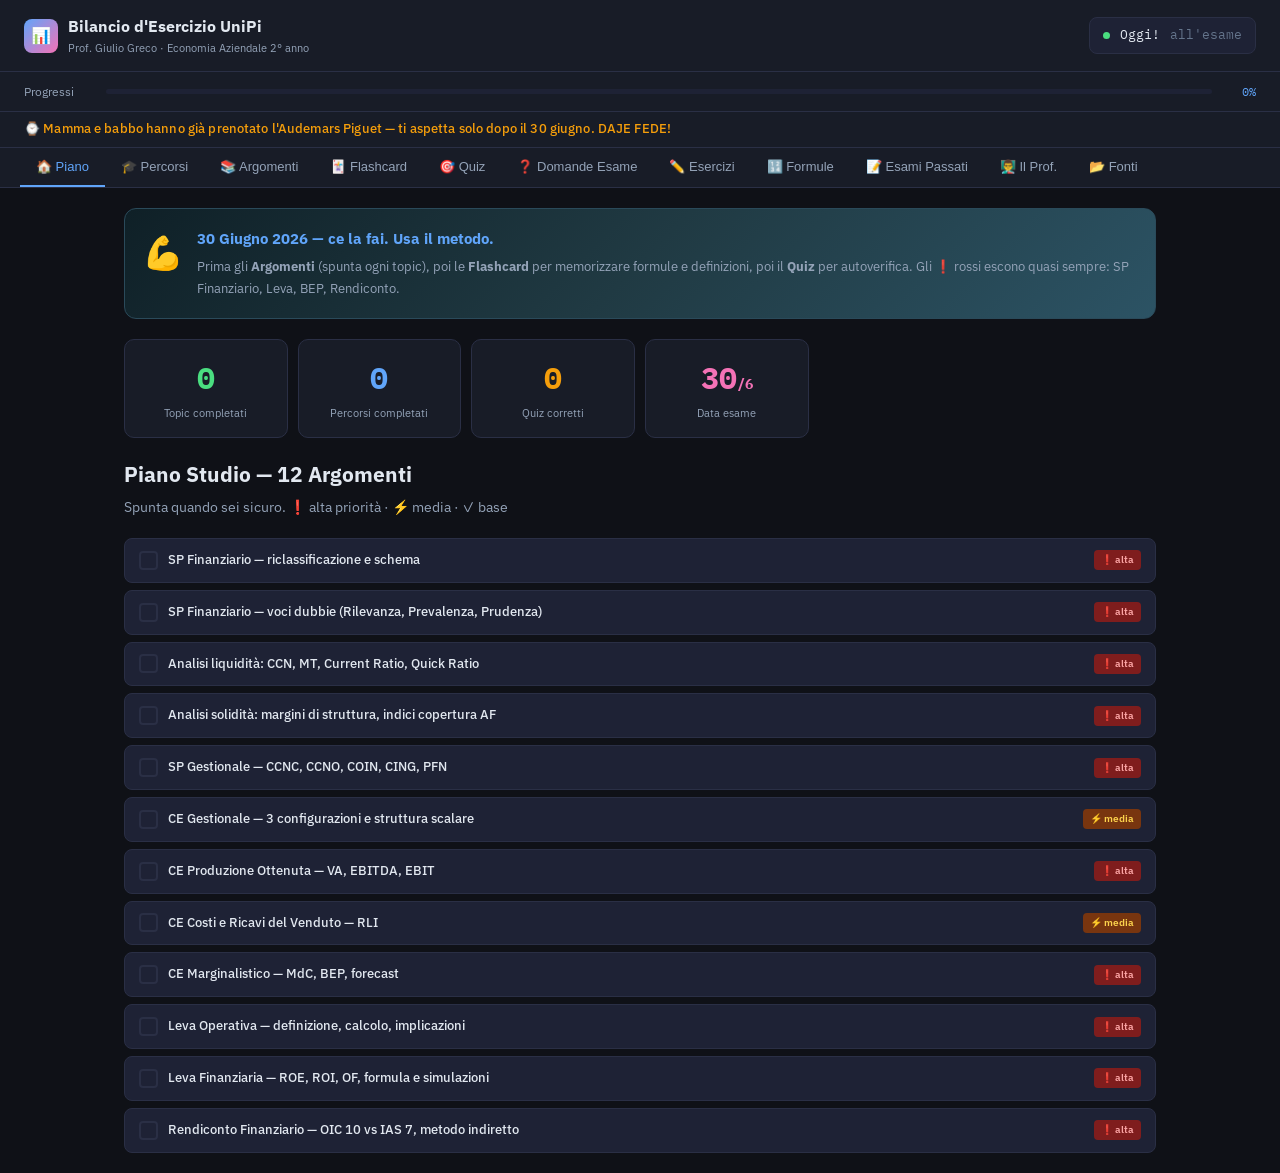
<file: dashboard_template.html>
<!DOCTYPE html>
<html lang="it">
<head>
<meta charset="UTF-8">
<meta name="viewport" content="width=device-width, initial-scale=1.0">
<title>Bilancio d'Esercizio UniPi</title>
<style>
@import url("https://fonts.googleapis.com/css2?family=IBM+Plex+Sans:ital,wght@0,400;0,500;0,600;0,700;1,400&family=IBM+Plex+Mono:wght@400;600&display=swap");
:root{--bg:#0f1117;--surface:#181c27;--surface2:#1e2235;--border:#2a2f45;--accent:#4ade80;--accent2:#60a5fa;--accent3:#f59e0b;--accent4:#f472b6;--danger:#f87171;--text:#e2e8f0;--muted:#64748b;--muted2:#94a3b8;}
*{box-sizing:border-box;margin:0;padding:0;}
body{font-family:"IBM Plex Sans",sans-serif;background:var(--bg);color:var(--text);min-height:100vh;font-size:15px;line-height:1.6;}
::-webkit-scrollbar{width:5px;height:5px;}::-webkit-scrollbar-track{background:var(--bg);}::-webkit-scrollbar-thumb{background:var(--border);border-radius:3px;}
header{background:var(--surface);border-bottom:1px solid var(--border);padding:14px 24px;display:flex;align-items:center;justify-content:space-between;position:sticky;top:0;z-index:100;}
.logo{display:flex;align-items:center;gap:10px;}.logo-icon{width:34px;height:34px;background:linear-gradient(135deg,var(--accent2),var(--accent4));border-radius:8px;display:flex;align-items:center;justify-content:center;font-size:16px;}.logo-text{font-weight:700;font-size:16px;}.logo-sub{font-size:11px;color:var(--muted2);}
.timer-bar{display:flex;align-items:center;gap:10px;background:var(--surface2);border:1px solid var(--border);border-radius:8px;padding:7px 13px;font-family:"IBM Plex Mono",monospace;font-size:13px;}.timer-dot{width:7px;height:7px;border-radius:50%;background:var(--accent);animation:pulse 2s infinite;}@keyframes pulse{0%,100%{opacity:1}50%{opacity:.3}}
.progress-strip{background:var(--surface);border-bottom:1px solid var(--border);padding:10px 24px;display:flex;gap:10px;align-items:center;}.prog-label{font-size:12px;color:var(--muted2);min-width:72px;}.prog-bar-wrap{flex:1;background:var(--surface2);border-radius:4px;height:5px;overflow:hidden;}.prog-bar{height:100%;background:linear-gradient(90deg,var(--accent2),var(--accent4));border-radius:4px;transition:width .5s;}.prog-pct{font-family:"IBM Plex Mono",monospace;font-size:12px;color:var(--accent2);min-width:34px;text-align:right;}
.tabs{background:var(--surface);border-bottom:1px solid var(--border);padding:0 20px;display:flex;overflow-x:auto;}.tab{padding:11px 16px;cursor:pointer;font-size:13px;font-weight:500;color:var(--muted2);border-bottom:2px solid transparent;white-space:nowrap;transition:all .2s;background:none;border-top:none;border-left:none;border-right:none;}.tab:hover{color:var(--text);}.tab.active{color:var(--accent2);border-bottom-color:var(--accent2);}
main{padding:20px 24px;max-width:1080px;margin:0 auto;width:100%;}
.section{display:none;}.section.active{display:block;}
.section-header{margin-bottom:20px;}.section-header h2{font-size:21px;font-weight:700;}.section-header p{color:var(--muted2);font-size:14px;margin-top:4px;}
.card{background:var(--surface);border:1px solid var(--border);border-radius:12px;padding:18px;}.card-title{font-size:11px;font-weight:600;letter-spacing:.8px;text-transform:uppercase;color:var(--muted2);margin-bottom:10px;}
.btn{padding:9px 18px;border-radius:8px;border:1px solid var(--border);cursor:pointer;font-family:"IBM Plex Sans",sans-serif;font-size:13px;font-weight:600;transition:all .15s;background:var(--surface2);color:var(--text);}.btn:hover{border-color:var(--accent2);}.btn.primary{background:var(--accent2);color:#000;border-color:var(--accent2);}.btn.primary:hover{background:#3b82f6;}.btn.success{background:var(--accent);color:#000;border-color:var(--accent);}.btn.danger{background:var(--danger);color:#000;border-color:var(--danger);}.btn.warn{background:var(--accent3);color:#000;border-color:var(--accent3);}.btn:disabled{opacity:.4;cursor:not-allowed;}
.morale-box{background:linear-gradient(135deg,#0f2027,#203a43,#2c5364);border:1px solid #2a4a5a;border-radius:12px;padding:18px;margin-bottom:20px;display:flex;gap:14px;align-items:flex-start;}.morale-emoji{font-size:32px;}.morale-title{font-weight:700;font-size:15px;color:var(--accent2);margin-bottom:5px;}.morale-text{font-size:13px;color:var(--muted2);line-height:1.7;}
.stat-grid{display:grid;grid-template-columns:repeat(auto-fill,minmax(140px,1fr));gap:10px;margin-bottom:20px;}.stat-card{background:var(--surface);border:1px solid var(--border);border-radius:10px;padding:14px;text-align:center;}.stat-num{font-size:30px;font-weight:700;font-family:"IBM Plex Mono",monospace;}.stat-num.green{color:var(--accent);}.stat-num.blue{color:var(--accent2);}.stat-num.yellow{color:var(--accent3);}.stat-num.pink{color:var(--accent4);}.stat-label{font-size:11px;color:var(--muted2);margin-top:3px;}
.topic-list{display:flex;flex-direction:column;gap:7px;}.topic-item{background:var(--surface2);border:1px solid var(--border);border-radius:8px;padding:11px 14px;display:flex;align-items:center;gap:10px;cursor:pointer;transition:border-color .2s;}.topic-item:hover{border-color:var(--accent2);}.topic-item.done{border-color:var(--accent);opacity:.7;}.topic-check{width:19px;height:19px;border:2px solid var(--border);border-radius:4px;flex-shrink:0;display:flex;align-items:center;justify-content:center;font-size:11px;transition:all .2s;}.topic-item.done .topic-check{background:var(--accent);border-color:var(--accent);color:#000;}.topic-name{font-size:13px;font-weight:500;flex:1;}.topic-tag{font-size:10px;font-weight:600;padding:2px 7px;border-radius:4px;white-space:nowrap;}.tag-hot{background:#7f1d1d;color:#fca5a5;}.tag-mid{background:#78350f;color:#fcd34d;}.tag-ok{background:#14532d;color:#86efac;}
/* ACCORDION */
.acc-item{background:var(--surface);border:1px solid var(--border);border-radius:10px;margin-bottom:8px;overflow:hidden;}.acc-header{padding:13px 16px;cursor:pointer;display:flex;align-items:center;gap:10px;transition:background .15s;}.acc-header:hover{background:var(--surface2);}.acc-title{font-size:13px;font-weight:600;flex:1;}.acc-chev{font-size:11px;color:var(--muted);transition:transform .2s;}.acc-item.open .acc-chev{transform:rotate(180deg);}.acc-body{max-height:0;overflow:hidden;transition:max-height .3s ease;}.acc-item.open .acc-body{max-height:3000px;}.acc-inner{padding:0 16px 14px;}.sec-lbl{font-size:10px;font-weight:700;letter-spacing:.8px;text-transform:uppercase;color:var(--muted);margin:12px 0 6px;}.acc-body ul{padding-left:16px;}.acc-body li{font-size:13px;color:var(--muted2);margin-bottom:4px;line-height:1.6;}
.hbox{background:var(--surface2);border-left:3px solid var(--accent2);padding:11px 14px;border-radius:0 8px 8px 0;margin:8px 0;font-size:12px;font-family:"IBM Plex Mono",monospace;color:var(--accent);line-height:1.8;}
/* FLASHCARD */
.fc-filter{display:flex;gap:7px;flex-wrap:wrap;margin-bottom:14px;}.filter-btn{padding:5px 12px;border-radius:20px;border:1px solid var(--border);background:var(--surface2);color:var(--muted2);cursor:pointer;font-size:12px;font-weight:500;transition:all .15s;}.filter-btn.active{border-color:var(--accent2);color:var(--accent2);}
.flashcard-area{display:flex;flex-direction:column;align-items:center;gap:16px;}.fc-meta{display:flex;gap:10px;align-items:center;}.fc-counter{font-family:"IBM Plex Mono",monospace;font-size:13px;color:var(--muted2);}.fc-cat-badge{font-size:11px;font-weight:600;padding:2px 9px;border-radius:20px;background:var(--surface2);color:var(--accent2);border:1px solid var(--border);}
.flashcard{width:100%;max-width:680px;min-height:240px;cursor:pointer;perspective:1000px;}.fc-inner{position:relative;width:100%;min-height:240px;transition:transform .5s;transform-style:preserve-3d;}.flashcard.flipped .fc-inner{transform:rotateY(180deg);}.fc-front,.fc-back{position:absolute;width:100%;min-height:240px;backface-visibility:hidden;border-radius:14px;padding:28px;display:flex;flex-direction:column;justify-content:center;}.fc-front{background:var(--surface);border:1px solid var(--border);}.fc-back{background:var(--surface2);border:1px solid var(--accent2);transform:rotateY(180deg);}.fc-label{font-size:10px;font-weight:600;letter-spacing:.8px;text-transform:uppercase;color:var(--muted);margin-bottom:12px;}.fc-question{font-size:18px;font-weight:600;line-height:1.4;}.fc-answer{font-size:14px;line-height:1.8;color:var(--muted2);}.fc-answer strong{color:var(--accent2);}.fc-hint{font-size:11px;color:var(--muted);margin-top:14px;}.fc-actions{display:flex;gap:8px;}
/* QUIZ */
.quiz-wrap{max-width:680px;margin:0 auto;}.quiz-q{font-size:17px;font-weight:600;margin-bottom:18px;line-height:1.5;}.quiz-options{display:flex;flex-direction:column;gap:9px;}.quiz-opt{padding:13px 16px;border-radius:9px;border:1px solid var(--border);background:var(--surface2);cursor:pointer;font-size:13px;color:var(--text);transition:all .15s;text-align:left;font-family:"IBM Plex Sans",sans-serif;}.quiz-opt:hover:not(.locked){border-color:var(--accent2);}.quiz-opt.correct{border-color:var(--accent);background:rgba(74,222,128,.12);}.quiz-opt.wrong{border-color:var(--danger);background:rgba(248,113,113,.12);}.quiz-opt.locked{cursor:default;}.quiz-expl{margin-top:14px;padding:12px 16px;background:var(--surface2);border-left:3px solid var(--accent2);border-radius:0 8px 8px 0;font-size:13px;color:var(--muted2);display:none;}.quiz-expl.show{display:block;}.quiz-score-bar{font-family:"IBM Plex Mono",monospace;font-size:12px;color:var(--muted2);margin-bottom:16px;}.quiz-prog{width:100%;background:var(--surface2);border-radius:4px;height:4px;margin-bottom:16px;overflow:hidden;}.quiz-prog-bar{height:100%;background:var(--accent2);border-radius:4px;transition:width .3s;}.quiz-result{text-align:center;padding:36px 20px;}.quiz-result .big-score{font-size:60px;font-weight:700;font-family:"IBM Plex Mono",monospace;}
/* DOMANDE */
.domanda-item{background:var(--surface2);border-radius:7px;padding:10px 13px;margin-bottom:6px;font-size:13px;color:var(--muted2);border-left:3px solid var(--border);cursor:pointer;transition:border-color .15s;}.domanda-item:hover{border-color:var(--accent2);}.domanda-item.hot{border-left-color:var(--danger);}.domanda-item.mid{border-left-color:var(--accent3);}.domanda-item.ok{border-left-color:var(--accent);}.domanda-ans{display:none;margin-top:8px;padding:10px 12px;background:var(--bg);border-radius:6px;font-size:12px;color:var(--muted2);line-height:1.7;border:1px solid var(--border);}.domanda-item.open .domanda-ans{display:block;}
/* ESERCIZI */
.exc-card{background:var(--surface);border:1px solid var(--border);border-radius:10px;margin-bottom:10px;overflow:hidden;}.exc-header{padding:13px 16px;cursor:pointer;display:flex;align-items:center;gap:10px;border-left:3px solid var(--accent2);}.exc-header:hover{background:var(--surface2);}.exc-title{font-size:13px;font-weight:600;flex:1;}.exc-body{max-height:0;overflow:hidden;transition:max-height .3s ease;}.exc-card.open .exc-body{max-height:2000px;}.exc-inner{padding:0 16px 14px;}.exc-desc{font-size:13px;color:var(--muted2);margin-bottom:12px;line-height:1.6;}.exc-steps{counter-reset:step;list-style:none;padding:0;}.exc-steps li{counter-increment:step;font-size:13px;color:var(--muted2);margin-bottom:8px;line-height:1.6;padding-left:2rem;position:relative;}.exc-steps li::before{content:counter(step);position:absolute;left:0;background:var(--accent2);color:#000;width:1.4rem;height:1.4rem;border-radius:50%;display:flex;align-items:center;justify-content:center;font-size:10px;font-weight:700;}
/* FORMULE */
.formula-card{background:var(--surface);border:1px solid var(--border);border-radius:12px;padding:18px;margin-bottom:12px;}.formula-name{font-weight:700;font-size:14px;margin-bottom:7px;color:var(--accent3);}.formula-eq{background:var(--surface2);border-left:3px solid var(--accent3);padding:11px 14px;border-radius:0 8px 8px 0;font-family:"IBM Plex Mono",monospace;font-size:12px;color:var(--accent);margin:8px 0;overflow-x:auto;white-space:pre-wrap;}.formula-note{font-size:12px;color:var(--muted2);}
/* TABLE */
table{width:100%;border-collapse:collapse;font-size:12px;}th{background:var(--surface2);color:var(--muted2);font-weight:600;padding:9px 11px;text-align:left;border-bottom:1px solid var(--border);font-size:10px;letter-spacing:.5px;text-transform:uppercase;}td{padding:9px 11px;border-bottom:1px solid var(--border);}tr:last-child td{border-bottom:none;}tr:hover td{background:var(--surface2);}
.chip{display:inline-block;font-size:10px;font-weight:600;padding:2px 6px;border-radius:4px;margin-top:2px;}.chip-red{background:rgba(248,113,113,.15);color:var(--danger);}.chip-yellow{background:rgba(245,158,11,.15);color:var(--accent3);}.chip-green{background:rgba(74,222,128,.15);color:var(--accent);}.chip-blue{background:rgba(96,165,250,.15);color:var(--accent2);}
.tip-box{background:rgba(74,222,128,.07);border:1px solid rgba(74,222,128,.25);border-radius:9px;padding:13px 15px;margin-bottom:12px;}.tip-title{font-size:12px;font-weight:700;color:var(--accent);margin-bottom:7px;}.tip-text{font-size:13px;color:var(--muted2);line-height:1.6;}
.alert-box{background:rgba(248,113,113,.08);border:1px solid rgba(248,113,113,.3);border-radius:9px;padding:13px 15px;margin-bottom:12px;}.alert-title{font-size:12px;font-weight:700;color:var(--danger);margin-bottom:7px;}.alert-text{font-size:13px;color:var(--muted2);line-height:1.6;}
.pattern-box{background:rgba(96,165,250,.08);border:1px solid rgba(96,165,250,.2);border-radius:9px;padding:14px 16px;margin-top:8px;}.pattern-title{font-size:12px;font-weight:700;color:var(--accent2);margin-bottom:8px;}.pitem{font-size:12px;color:var(--muted2);padding:4px 0;border-bottom:1px solid var(--border);}.pitem:last-child{border-bottom:none;}
.prof-header{background:var(--surface);border:1px solid var(--border);border-radius:12px;padding:20px;margin-bottom:16px;display:flex;gap:16px;align-items:flex-start;}.prof-avatar{width:60px;height:60px;border-radius:50%;background:linear-gradient(135deg,var(--accent2),var(--accent4));display:flex;align-items:center;justify-content:center;font-size:28px;flex-shrink:0;}.prof-name{font-weight:700;font-size:18px;}.prof-role{font-size:13px;color:var(--muted2);margin-top:3px;}.prof-tags{display:flex;gap:6px;flex-wrap:wrap;margin-top:8px;}
.info-block{background:var(--surface);border:1px solid var(--border);border-radius:10px;padding:16px;margin-bottom:12px;}.ib-title{font-size:12px;font-weight:700;color:var(--accent3);letter-spacing:.5px;text-transform:uppercase;margin-bottom:10px;}.info-list{list-style:none;}.info-list li{font-size:13px;color:var(--muted2);padding:5px 0;border-bottom:1px solid var(--border);line-height:1.5;}.info-list li:last-child{border-bottom:none;}.info-list li strong{color:var(--text);}
/* PERCORSI */
.percorsi-grid{display:grid;grid-template-columns:repeat(auto-fill,minmax(240px,1fr));gap:14px;margin-bottom:24px;}.percorso-card{background:var(--surface);border:1px solid var(--border);border-radius:12px;padding:18px;cursor:pointer;transition:border-color .2s,transform .15s;position:relative;overflow:hidden;}.percorso-card::before{content:"";position:absolute;top:0;left:0;right:0;height:3px;}.percorso-card.c1::before{background:linear-gradient(90deg,var(--accent),var(--accent2));}.percorso-card.c2::before{background:linear-gradient(90deg,var(--accent2),var(--accent4));}.percorso-card.c3::before{background:linear-gradient(90deg,var(--accent3),var(--danger));}.percorso-card.c4::before{background:linear-gradient(90deg,var(--accent4),var(--accent3));}.percorso-card.c5::before{background:linear-gradient(90deg,var(--accent),var(--accent3));}.percorso-card.c6::before{background:linear-gradient(90deg,var(--accent2),var(--accent));}.percorso-card:hover{border-color:var(--accent2);transform:translateY(-2px);}.p-icon{font-size:28px;margin-bottom:10px;}.p-title{font-weight:700;font-size:14px;margin-bottom:5px;}.p-desc{font-size:12px;color:var(--muted2);line-height:1.5;}.p-meta{display:flex;gap:8px;margin-top:10px;align-items:center;}.p-steps{font-size:11px;color:var(--muted);font-family:"IBM Plex Mono",monospace;}.p-badge{font-size:10px;font-weight:600;padding:2px 7px;border-radius:4px;}.p-done{background:rgba(74,222,128,.15);color:var(--accent);}.p-todo{background:rgba(96,165,250,.15);color:var(--accent2);}
.player{max-width:720px;margin:0 auto;}.player-header{display:flex;align-items:center;gap:12px;margin-bottom:18px;flex-wrap:wrap;}.player-back{cursor:pointer;color:var(--muted2);font-size:13px;border:1px solid var(--border);padding:6px 12px;border-radius:7px;background:none;transition:all .2s;}.player-back:hover{color:var(--text);border-color:var(--accent2);}.player-title{font-weight:700;font-size:16px;}.player-prog{flex:1;min-width:80px;background:var(--surface2);border-radius:4px;height:5px;overflow:hidden;}.player-prog-bar{height:100%;background:var(--accent);border-radius:4px;transition:width .4s;}.player-step-num{font-family:"IBM Plex Mono",monospace;font-size:12px;color:var(--muted2);white-space:nowrap;}
.step-type-label{font-size:10px;font-weight:700;letter-spacing:.8px;text-transform:uppercase;margin-bottom:10px;padding:3px 9px;border-radius:4px;display:inline-block;}.lbl-info{background:rgba(96,165,250,.15);color:var(--accent2);}.lbl-concept{background:rgba(74,222,128,.15);color:var(--accent);}.lbl-check{background:rgba(244,114,182,.15);color:var(--accent4);}.lbl-recap{background:rgba(74,222,128,.2);color:var(--accent);}
.step-content{background:var(--surface);border:1px solid var(--border);border-radius:12px;padding:22px;min-height:200px;}.step-h{font-size:18px;font-weight:700;margin-bottom:12px;line-height:1.4;}.step-body{font-size:14px;color:var(--muted2);line-height:1.8;}.step-body strong{color:var(--text);}
.phbox{background:var(--surface2);border-left:3px solid var(--accent2);padding:12px 16px;border-radius:0 8px 8px 0;margin:10px 0;font-size:13px;}.phbox.green{border-color:var(--accent);}.phbox.yellow{border-color:var(--accent3);}.phbox.red{border-color:var(--danger);}
.stbl{width:100%;border-collapse:collapse;margin:10px 0;font-size:12px;}.stbl th{background:rgba(96,165,250,.1);color:var(--accent2);padding:8px 10px;text-align:left;border:1px solid var(--border);}.stbl td{padding:8px 10px;border:1px solid var(--border);color:var(--muted2);}.stbl td strong{color:var(--text);}
.check-q{font-size:16px;font-weight:600;margin-bottom:14px;}.check-opts{display:flex;flex-direction:column;gap:8px;}.check-opt{padding:12px 14px;border-radius:9px;border:1px solid var(--border);background:var(--surface2);cursor:pointer;font-size:13px;color:var(--text);transition:all .15s;text-align:left;font-family:"IBM Plex Sans",sans-serif;}.check-opt:hover:not(.locked){border-color:var(--accent2);}.check-opt.correct{border-color:var(--accent);background:rgba(74,222,128,.12);}.check-opt.wrong{border-color:var(--danger);background:rgba(248,113,113,.12);}.check-opt.locked{cursor:default;}.check-fb{margin-top:12px;padding:11px 14px;border-radius:8px;font-size:13px;display:none;}.check-fb.show{display:block;}.check-fb.ok{background:rgba(74,222,128,.12);border:1px solid var(--accent);color:var(--accent);}.check-fb.ko{background:rgba(248,113,113,.12);border:1px solid var(--danger);color:var(--danger);}
.step-nav{display:flex;gap:10px;margin-top:16px;align-items:center;flex-wrap:wrap;}.step-score{font-family:"IBM Plex Mono",monospace;font-size:12px;color:var(--muted2);margin-left:auto;}
@media(max-width:600px){main{padding:14px;}header{padding:11px 14px;}.timer-bar{display:none;}}
</style>
</head>
<body>
<header>
  <div class="logo"><div class="logo-icon">📊</div><div><div class="logo-text">Bilancio d'Esercizio UniPi</div><div class="logo-sub">Prof. Giulio Greco · Economia Aziendale 2° anno</div></div></div>
  <div class="timer-bar"><div class="timer-dot"></div><span id="countdown">—</span><span style="color:var(--muted)">all'esame</span></div>
</header>
<div class="progress-strip">
  <div class="prog-label">Progressi</div>
  <div class="prog-bar-wrap"><div class="prog-bar" id="mainProgressBar" style="width:0%"></div></div>
  <div class="prog-pct" id="mainProgressPct">0%</div>
</div>
<div id="motivStrip" style="background:var(--surface);border-bottom:1px solid var(--border);padding:7px 24px;font-family:'IBM Plex Sans',sans-serif;font-size:13px;font-weight:500;color:var(--accent3);letter-spacing:.01em;white-space:nowrap;overflow:hidden;text-overflow:ellipsis;"></div>
<div class="tabs">
  <button class="tab active" onclick="showSection(this,'home')">🏠 Piano</button>
  <button class="tab" onclick="showSection(this,'percorsi')">🎓 Percorsi</button>
  <button class="tab" onclick="showSection(this,'argomenti')">📚 Argomenti</button>
  <button class="tab" onclick="showSection(this,'flashcard')">🃏 Flashcard</button>
  <button class="tab" onclick="showSection(this,'quiz')">🎯 Quiz</button>
  <button class="tab" onclick="showSection(this,'domande')">❓ Domande Esame</button>
  <button class="tab" onclick="showSection(this,'esercizi')">✏️ Esercizi</button>
  <button class="tab" onclick="showSection(this,'formule')">🔢 Formule</button>
  <button class="tab" onclick="showSection(this,'esami')">📝 Esami Passati</button>
  <button class="tab" onclick="showSection(this,'prof')">👨‍🏫 Il Prof.</button>
  <button class="tab" onclick="showSection(this,'fonti')">📂 Fonti</button>
</div>
<main id="mainContent"></main>

<script>
var _mem={};
var LS=(function(){try{var t='__t';window.localStorage.setItem(t,'1');window.localStorage.removeItem(t);return window.localStorage;}catch(e){return{getItem:function(k){return(k in _mem)?_mem[k]:null;},setItem:function(k,v){_mem[k]=String(v);},removeItem:function(k){delete _mem[k];}};}}());

// ── SECTIONS HTML ──────────────────────────────────────────────────────
const SH={};

SH.home=`<div class="morale-box"><div class="morale-emoji">💪</div><div><div class="morale-title">30 Giugno 2026 — ce la fai. Usa il metodo.</div><div class="morale-text">Prima gli <strong>Argomenti</strong> (spunta ogni topic), poi le <strong>Flashcard</strong> per memorizzare formule e definizioni, poi il <strong>Quiz</strong> per autoverifica. Gli ❗ rossi escono quasi sempre: SP Finanziario, Leva, BEP, Rendiconto.</div></div></div>
<div class="stat-grid"><div class="stat-card"><div class="stat-num green" id="s-done">0</div><div class="stat-label">Topic completati</div></div><div class="stat-card"><div class="stat-num blue" id="s-perc">0</div><div class="stat-label">Percorsi completati</div></div><div class="stat-card"><div class="stat-num yellow" id="s-quiz">0</div><div class="stat-label">Quiz corretti</div></div><div class="stat-card"><div class="stat-num pink">30<span style="font-size:14px">/6</span></div><div class="stat-label">Data esame</div></div></div>
<div class="section-header"><h2>Piano Studio — 12 Argomenti</h2><p>Spunta quando sei sicuro. ❗ alta priorità · ⚡ media · ✓ base</p></div>
<div class="topic-list" id="topicList"></div>`;

SH.percorsi=`<div class="section-header"><h2>Percorsi Guidati</h2><p>Teoria passo-passo con domande di verifica intercalate. Scegli un percorso e avanza.</p></div>
<div class="percorsi-grid" id="percorsiGrid"></div>
<div class="player" id="player" style="display:none">
  <div class="player-header">
    <button class="player-back" onclick="closePlayer()">← Percorsi</button>
    <div class="player-title" id="playerTitle"></div>
    <div class="player-prog"><div class="player-prog-bar" id="playerProgBar" style="width:0%"></div></div>
    <div class="player-step-num" id="playerStepNum">1/1</div>
  </div>
  <div id="playerSteps"></div>
  <div class="step-nav">
    <button class="btn" id="btnPrev" onclick="prevStep()">← Prec.</button>
    <button class="btn primary" id="btnNext" onclick="nextStep()">Avanti →</button>
    <div class="step-score" id="stepScore"></div>
  </div>
</div>`;

SH.argomenti=`<div class="section-header"><h2>Argomenti del Corso</h2><p>Clicca per espandere — concetti chiave, sottotitoli e formule per ogni macro-argomento.</p></div>
<div id="accContainer"></div>`;

SH.flashcard=`<div class="section-header"><h2>Flashcard</h2><p>Leggi la domanda → rispondi ad alta voce → clicca per verificare → valuta.</p></div>
<div class="fc-filter">
  <button class="filter-btn active" onclick="setFCFilter('Tutti',this)">Tutti</button>
  <button class="filter-btn" onclick="setFCFilter('SP',this)">⚖️ SP</button>
  <button class="filter-btn" onclick="setFCFilter('CE',this)">📈 CE</button>
  <button class="filter-btn" onclick="setFCFilter('Indici',this)">🔢 Indici</button>
  <button class="filter-btn" onclick="setFCFilter('Redditività',this)">💰 Redditività</button>
  <button class="filter-btn" onclick="setFCFilter('CCN',this)">🔄 CCN</button>
  <button class="filter-btn" onclick="setFCFilter('Rendiconto',this)">💧 Rendiconto</button>
</div>
<div class="flashcard-area">
  <div class="fc-meta"><div class="fc-counter" id="fcCounter">1/35</div><div class="fc-cat-badge" id="fcCat">—</div></div>
  <div class="flashcard" id="flashcard" onclick="flipCard()">
    <div class="fc-inner">
      <div class="fc-front"><div class="fc-label">❓ Termine / Domanda</div><div class="fc-question" id="fcQuestion">Caricamento...</div><div class="fc-hint">👆 Clicca per la risposta</div></div>
      <div class="fc-back"><div class="fc-label">✅ Risposta</div><div class="fc-answer" id="fcAnswer">...</div></div>
    </div>
  </div>
  <div class="fc-actions">
    <button class="btn danger" onclick="rateCard('no')">❌ Non sapevo</button>
    <button class="btn warn" onclick="rateCard('parz')">🤔 Parziale</button>
    <button class="btn success" onclick="rateCard('si')">✅ Sapevo!</button>
  </div>
  <div style="display:flex;gap:8px;margin-top:4px">
    <button class="btn" onclick="prevCard()">← Prec.</button>
    <button class="btn" onclick="nextCard()">Succ. →</button>
    <button class="btn" onclick="shuffleFC()">🔀 Mescola</button>
  </div>
</div>`;

SH.quiz=`<div class="section-header"><h2>Quiz di Verifica</h2><p>40 domande a risposta multipla su tutti gli argomenti. Mescolate ad ogni sessione.</p></div>
<div class="quiz-wrap" id="quizWrap"></div>`;

SH.domande=`<div class="section-header"><h2>Domande d'Esame</h2><p>40 domande probabili su tutti gli argomenti. Clicca su ciascuna per vedere la risposta.</p></div>
<div class="tip-box"><div class="tip-title">💡 Come usare questa sezione</div><div class="tip-text">Leggi la domanda, prova a rispondere ad alta voce, poi clicca per confrontare. Le <span style="color:var(--danger)">❗ rosse</span> escono quasi sempre.</div></div>
<div id="domandeContainer"></div>`;

SH.esercizi=`<div class="section-header"><h2>Esercizi Tipo</h2><p>10 tipologie con procedimento passo-passo. Include 4 esercizi di rendiconto con dati reali (maggio 2026) e 6 casi di interpretazione. Clicca per espandere.</p></div>
<div id="esercContainer"></div>`;

SH.formule=`<div class="section-header"><h2>Formule — Foglio Rapido</h2><p>Tutte le formule del corso organizzate per area.</p></div>
<div id="formuleContainer"></div>`;

SH.fonti=`<div class="section-header"><h2>Fonti — Copertura Documenti</h2><p>27 file analizzati e letti. Per ogni file: tipo, stato di lettura e cosa è stato estratto per la dashboard.</p></div>
<div class="tip-box" style="margin-bottom:16px"><div class="tip-title">✅ Tutti i 27 file sono stati letti e integrati</div><div class="tip-text">Inclusi i file .ppt (letti via automazione PowerPoint) e .xlsx (letti via Python/openpyxl). Il contenuto è stato estratto e integrato nella dashboard — vedi esercizi rendiconto aggiornati.</div></div>
<div id="fontiContainer"></div>`;

SH.esami=`<div class="section-header"><h2>Esami Passati</h2><p>Tracce ricostruite dalle esercitazioni ufficiali del corso (fonti: file del prof). Studia come se fosse l'esame vero.</p></div>
<div class="tip-box"><div class="tip-title">📌 Come usare questa sezione</div><div class="tip-text">Ogni traccia riproduce la struttura reale dell'esame: parte numerica + domande teoriche. Metti il timer a <strong>90 minuti</strong>, risolvi su carta, poi confronta con la soluzione.</div></div>
<div id="esamiContainer"></div>`;

SH.prof=`<div class="section-header"><h2>Il Professore</h2><p>Stile d'esame, argomenti critici, consigli pratici.</p></div>
<div class="prof-header"><div class="prof-avatar">👨‍🏫</div>
<div><div class="prof-name">Prof. Giulio Greco</div>
<div class="prof-role">Professore Ordinario · Dipartimento di Economia e Management · Università di Pisa</div>
<div class="prof-tags"><span class="chip chip-blue">Bilancio d'Esercizio</span><span class="chip chip-green">Analisi Finanziaria</span><span class="chip chip-yellow">Financial Reporting</span><span class="chip chip-pink">Corporate Governance</span></div></div></div>
<div class="info-block"><div class="ib-title">🎓 Chi è il Prof. Greco</div><ul class="info-list">
<li><strong>Ruolo:</strong> Professore Ordinario (Full Professor), settore ECON-06/A</li>
<li><strong>Dipartimento:</strong> Economia e Management, UniPi — Via C. Ridolfi 10, Pisa</li>
<li><strong>Ricerca:</strong> Financial reporting, earnings management, corporate governance, tax avoidance, analisi fallimentare, impairment testing</li>
<li><strong>Network:</strong> Membro EFRAG Academic Network; editorial board di riviste internazionali di management e financial reporting</li>
<li><strong>Libro di riferimento (rendiconto):</strong> Allegrini – Greco – Giorgetti, <em>Il rendiconto finanziario. Logiche di costruzione e di interpretazione</em>, Giappichelli, 2014 — è co-autore!</li>
<li><strong>Contatto:</strong> giulio.greco@unipi.it · 050 2216286 · Ricevimento: Teams, previo appuntamento</li>
</ul></div>
<div class="info-block"><div class="ib-title">📅 Informazioni Esame</div><ul class="info-list">
<li><strong>Data:</strong> 30 Giugno 2026</li>
<li><strong>Corso:</strong> Economia Aziendale, 2° anno</li>
<li><strong>Modalità:</strong> Esame scritto (frequentanti e non frequentanti)</li>
<li><strong>Testo adottato:</strong> Allegrini, Giannetti, Lattanzi, Lazzini — <em>Elementi di bilancio e di management</em>, Giappichelli (Vol. I e Vol. II)</li>
<li><strong>Programma:</strong> SP finanziario e gestionale, CE gestionale (3 config.), analisi indici, leva operativa e finanziaria, rendiconto finanziario OIC 10 / IAS 7</li>
</ul></div>
<div class="tip-box"><div class="tip-title">✅ Argomenti ad Alta Priorità</div><div class="tip-text">
1. <strong>SP Finanziario</strong> — riclassificazione + CCN + indici di liquidità/solidità<br>
2. <strong>SP Gestionale</strong> — CCNC → CCNO → COIN → PFN<br>
3. <strong>CE Marginalistico</strong> — BEP, leva operativa, forecast<br>
4. <strong>Leva Finanziaria</strong> — formula ROE completa e simulazioni Q<br>
5. <strong>Rendiconto Finanziario</strong> — metodo indiretto, differenze OIC/IAS
</div></div>
<div class="alert-box"><div class="alert-title">⚠️ Errori tipici da non fare</div><div class="alert-text">
• <strong>Titoli a breve</strong>: vanno nelle Liquidità Immediate, NON nelle Differite<br>
• <strong>TFR</strong>: sempre nel Passivo Consolidato, non nel corrente<br>
• <strong>Crediti comm. oltre 12m</strong>: vanno nell'Attivo Fisso, non nel Corrente<br>
• <strong>Quota mutuo entro 12m</strong>: va nel Passivo Corrente, non nel Consolidato<br>
• <strong>PFN positiva</strong>: significa indebitamento netto (non surplus!)<br>
• <strong>MdC% nel BEP</strong>: BEP fatturato = CF / MdC% (non CF × MdC%)
</div></div>
<div class="pattern-box"><div class="pattern-title">Pattern esame Greco — argomenti ricorrenti</div>
<div class="pitem">Riclassificazione SP finanziario da bilancio civilistico con note</div>
<div class="pitem">Costruzione SP gestionale e calcolo PFN</div>
<div class="pitem">Calcolo BEP e simulazione con variazione prezzi/volumi</div>
<div class="pitem">Formula ROE completa con calcolo Q target</div>
<div class="pitem">Analisi ciclo del circolante e variazione politiche commerciali</div>
<div class="pitem">Rendiconto finanziario metodo indiretto (OIC 10)</div>
</div>`;

// ── DATA ──────────────────────────────────────────────────────────────

const P_BIL=[
{id:'pb1',icon:'🏦',title:'SP Finanziario',desc:'Riclassificazione, schema, indici di liquidità e solidità patrimoniale.',color:'c1',steps:[
{type:'info',title:'Cos\'è lo Stato Patrimoniale Finanziario',content:'<div class="phbox green"><strong style="color:var(--accent)">📘 DEFINIZIONE · SP Finanziario</strong><br>Riclassificazione del bilancio civilistico che ordina le voci per <strong>liquidità dell\'attivo</strong> e <strong>esigibilità del passivo</strong>. Distingue tra breve (&le; 12 mesi) e lungo termine (&gt; 12 mesi).</div><div class="phbox">Schema attivo: <strong>Liquidità Immediate (LI)</strong> — cassa, c/c attivi, titoli negoziabili a vista<br><strong>Liquidità Differite (LD)</strong> — crediti commerciali entro 12m, risconti attivi<br><strong>Rimanenze (Rim.)</strong> — MP, SL, PF<br>→ Somma = <strong>Attivo Corrente (AC)</strong><br><strong>Attivo Fisso (AF)</strong> — immobilizzazioni materiali, immateriali, finanziarie</div><div class="phbox">Schema passivo: <strong>Passivo Breve (Pb)</strong> — debiti esigibili entro 12m<br><strong>Passivo Medio-Lungo (Pml)</strong> — mutui, TFR, fondi a lungo<br><strong>Capitale Netto (CN)</strong></div>'},
{type:'concept',title:'Criteri di Classificazione — Rilevanza, Prevalenza, Prudenza',content:'<div class="phbox"><strong>RILEVANZA</strong>: separare solo le quote rilevanti; le quote non rilevanti restano nella voce principale.</div><div class="phbox green"><strong style="color:var(--accent)">PREVALENZA</strong>: classificare l\'intera voce nella categoria prevalente (es. credito metà breve / metà lungo → tutto nella categoria della quota maggiore).</div><div class="phbox yellow"><strong style="color:var(--accent3)">PRUDENZA</strong>: in caso di dubbio, classificare nella categoria che <strong>peggiora</strong> l\'analisi. Es: utile d\'esercizio di ammontare dubbio → va nel Passivo Breve se aumenta i rischi.</div><table class="stbl"><thead><tr><th>Voce dubbia</th><th>Classificazione SP finanziario</th></tr></thead><tbody><tr><td>Titoli negoziabili a breve</td><td>LI (non LD!)</td></tr><tr><td>TFR</td><td>Passivo Consolidato (Pml)</td></tr><tr><td>Crediti comm. oltre 12m</td><td>Attivo Fisso (AF)</td></tr><tr><td>Quota mutuo entro 12m</td><td>Passivo Breve (Pb)</td></tr><tr><td>Acconti da clienti</td><td>Passivo Breve</td></tr></tbody></table>'},
{type:'concept',title:'Indici di Liquidità e Solidità',content:'<table class="stbl"><thead><tr><th>Indice</th><th>Formula</th><th>Soglia</th></tr></thead><tbody><tr><td><strong>CCN</strong></td><td>AC − Pb</td><td>&ge; 0 ideale</td></tr><tr><td><strong>Current Ratio</strong></td><td>AC / Pb</td><td>&gt; 1 (ideale ~2)</td></tr><tr><td><strong>Quick Ratio</strong></td><td>(LI + LD) / Pb</td><td>&gt; 1</td></tr><tr><td><strong>Margine Tesoreria</strong></td><td>LI + LD − Pb</td><td>&ge; 0</td></tr><tr><td><strong>Marg. Struttura I</strong></td><td>CN − AF</td><td>&ge; 0</td></tr><tr><td><strong>Marg. Struttura II</strong></td><td>(CN + Pml) − AF</td><td>&ge; 0 obbligatorio</td></tr><tr><td><strong>Autonomia finanziaria</strong></td><td>CN / (CN + Debiti)</td><td>&gt; 0,33</td></tr></tbody></table><div class="phbox yellow">⚡ Regola fondamentale: Margine di Struttura II &ge; 0 significa che le immobilizzazioni sono coperte da fonti durature (CN + Pml). Se negativo: rischio strutturale grave.</div>'},
{type:'check',title:'Verifica',q:'I titoli negoziabili a breve termine vanno classificati come:',opts:['Liquidità Differite','Rimanenze','Liquidità Immediate','Attivo Fisso'],correct:2,expl:'I titoli negoziabili a breve (BOT, titoli di Stato a breve, azioni quotate facilmente vendibili) sono Liquidità Immediate perché convertibili in cassa quasi istantaneamente.'},
{type:'check',title:'Verifica',q:'Il Margine di Struttura II è negativo. Cosa significa?',opts:['L\'azienda è in perdita operativa','Le immobilizzazioni non sono coperte da fonti durature — rischio strutturale','L\'azienda ha troppi debiti commerciali','La leva finanziaria è sfavorevole'],correct:1,expl:'Margine di Struttura II = (CN + Pml) − AF. Se negativo, le immobilizzazioni sono finanziate anche da debiti a breve: situazione pericolosa perché le fonti possono scadere prima che l\'investimento ritorni valore.'},
{type:'recap',title:'Recap SP Finanziario',content:'<div class="phbox green">✅ LI: cassa + c/c + titoli negoziabili a breve | LD: crediti comm. entro 12m<br>✅ Titoli breve → LI (non LD!) | TFR → Pml | Crediti &gt;12m → AF<br>✅ CCN = AC − Pb | Current Ratio = AC/Pb (&gt;1) | Quick Ratio = (LI+LD)/Pb<br>✅ Marg. Struttura II = (CN+Pml)−AF &ge; 0 obbligatorio<br>✅ Criteri: Rilevanza · Prevalenza · Prudenza (peggiora l\'analisi in caso di dubbio)</div>'}
]},
{id:'pb2',icon:'🏗️',title:'SP Gestionale',desc:'Riclassificazione gestionale, CCNC → CCNO → COIN → CING → PFN → CN.',color:'c2',steps:[
{type:'info',title:'Logica dello SP Gestionale',content:'<div class="phbox"><strong style="color:var(--accent2)">📘 DEFINIZIONE · SP Gestionale</strong><br>Riclassifica il bilancio distinguendo le voci per <strong>area di gestione</strong> (operativa vs finanziaria), non per liquidità. Obiettivo: isolare il capitale investito nella gestione caratteristica.</div><div class="phbox green">Schema a cascata:<br><strong>CCNC</strong> (Capitale Circolante Netto Commerciale)<br>→ + Rettifiche operative → <strong>CCNO</strong><br>→ + Immobilizzazioni operative − TFR − Fondi → <strong>COIN</strong><br>→ + Attività accessorie − Passività accessorie → <strong>CING</strong><br>= PFN + CN</div>'},
{type:'concept',title:'CCNC e CCNO',content:'<div class="phbox"><strong>CCNC</strong> = Crediti commerciali + Magazzino − Debiti commerciali<br>Misura il capitale immobilizzato nel ciclo commerciale (crediti e scorte) al netto dei debiti spontanei verso fornitori.</div><div class="phbox"><strong>CCNO</strong> = CCNC + Altri crediti operativi − Altri debiti operativi<br>Aggiunge le voci operative non commerciali: ratei/risconti operativi, debiti tributari e previdenziali, acconti da clienti operativi.</div><div class="phbox yellow">⚡ Attenzione: i debiti tributari e previdenziali vanno nel CCNO (debiti operativi), NON nella PFN. I debiti bancari e i mutui vanno nella PFN (finanziari).</div>'},
{type:'concept',title:'COIN, CING e PFN',content:'<div class="phbox"><strong>COIN</strong> = CCNO − TFR + Immob. materiali + Immob. immateriali + Partecipazioni caratteristiche<br>Rappresenta tutto il capitale investito nella gestione caratteristica.</div><div class="phbox"><strong>CING</strong> = COIN + Attività accessorie − Passività accessorie<br>Aggiunge la gestione accessoria (partecipazioni non caratteristiche, immobili non strumentali).</div><div class="phbox"><strong>PFN</strong> (Posizione Finanziaria Netta) = Debiti finanziari − (Cassa + Crediti finanziari a breve + Titoli a breve)<br>Se PFN &gt; 0 → indebitamento netto | Se PFN &lt; 0 → surplus finanziario</div><table class="stbl"><thead><tr><th>Voce SP civilistico</th><th>Area gestionale</th></tr></thead><tbody><tr><td>Debiti v/banche a breve</td><td>PFN (finanziaria)</td></tr><tr><td>Debiti v/fornitori</td><td>CCNC (operativa)</td></tr><tr><td>Debiti tributari</td><td>CCNO (operativa)</td></tr><tr><td>TFR</td><td>COIN (operativa a lungo)</td></tr><tr><td>Ratei passivi operativi</td><td>CCNO</td></tr></tbody></table>'},
{type:'check',title:'Verifica',q:'Il TFR (Trattamento Fine Rapporto) dove viene classificato nello SP gestionale?',opts:['Nel CCNO come debito operativo a breve','Nella PFN come debito finanziario','Nel COIN come passività operativa a lungo termine','Nel CING come passività accessoria'],correct:2,expl:'Il TFR è una passività operativa a lungo termine — scaturisce dalla gestione caratteristica (il lavoro dipendente) ma con orizzonte pluriennale. Nello SP gestionale si deduce dal COIN.'},
{type:'check',title:'Verifica',q:'PFN = 1.500. Cosa significa?',opts:['L\'azienda ha un surplus finanziario di 1.500','L\'azienda ha un indebitamento finanziario netto di 1.500','Il capitale netto è 1.500','L\'azienda ha perso 1.500 nell\'esercizio'],correct:1,expl:'PFN > 0 significa indebitamento netto: i debiti finanziari superano le disponibilità liquide e i crediti finanziari. PFN < 0 indicherebbe un surplus (cassa > debiti finanziari).'},
{type:'recap',title:'Recap SP Gestionale',content:'<div class="phbox green">✅ CCNC = Cred.comm + Mag − Deb.comm<br>✅ CCNO = CCNC + Altri cred.op − Altri deb.op (incl. tributari e previdenziali)<br>✅ COIN = CCNO − TFR + Immobilizzazioni op.<br>✅ CING = COIN ± Accessoria<br>✅ PFN = Deb.fin − (Cassa + Cred.fin.breve + Titoli) → PFN &gt; 0 = indebitamento<br>✅ Verifica: CING = PFN + CN<br>✅ Regola: deb.bancari → PFN | deb.tributari → CCNO</div>'}
]},
{id:'pb3',icon:'📊',title:'CE Marginalistico e Leva Operativa',desc:'BEP, MdC, GLO, forecast ricavi, CE a costi del venduto.',color:'c3',steps:[
{type:'info',title:'CE Gestionale — 3 Configurazioni',content:'<div class="phbox"><strong style="color:var(--accent2)">📘 3 versioni del CE gestionale:</strong><br>1. <strong>CE a Valore della Produzione</strong>: classifica costi per natura (materie, personale, ammort.)<br>2. <strong>CE a Costo del Venduto</strong>: classifica per funzione (industriale, commerciale, amm.vo)<br>3. <strong>CE Marginalistico</strong>: divide i costi in <strong>variabili vs fissi</strong></div><div class="phbox green">Il CE marginalistico è quello più richiesto all\'esame: permette BEP, leva operativa e simulazioni.</div>'},
{type:'concept',title:'CE Marginalistico — struttura',content:'<div class="phbox"><strong>Ricavi netti</strong><br>− Costi variabili totali (materie, MOD var., costi commerciali var.)<br>= <strong>Margine di Contribuzione (MdC)</strong><br>− Costi fissi (ammort., personale fisso, affitti, OF fissi)<br>= <strong>RO (Reddito Operativo)</strong></div><div class="phbox yellow">⚡ MdC unitario = Prezzo − Cv unitario<br>MdC% = MdC totale / Ricavi × 100<br>RO = Q × MdC unitario − CF totali</div><div class="phbox"><strong>MdC industriale</strong> (livello intermedio): Ricavi − solo costi variabili <em>di produzione</em> (esclude variabili commerciali e amm.vi). Utile per analisi per reparto.</div>'},
{type:'concept',title:'BEP e Leva Operativa (GLO)',content:'<div class="phbox"><strong>BEP quantità</strong> = CF totali / MdC unitario<br><strong>BEP fatturato</strong> = CF totali / MdC%<br><strong>Q per RO target</strong> = (CF + RO desiderato) / MdC unitario</div><div class="phbox green"><strong style="color:var(--accent)">GLO (Grado Leva Operativa)</strong> = MdC / RO<br>Interpretazione: se GLO = 4, un +10% di ricavi produce un +40% di RO<br>Formula: Δ% RO = Δ% Ricavi × GLO</div><div class="phbox red">⚠️ GLO NEGATIVO: quando RO &lt; 0 (perdita operativa), il GLO diventa negativo. Non è interpretabile come moltiplicatore in quel caso — guardare il MdC. Il GLO tende a ±∞ quando RO → 0 (al BEP).</div>'},
{type:'check',title:'Verifica',q:'CF = 120.000, MdC unitario = 40, Prezzo = 100. Qual è il BEP in quantità?',opts:['1.000 unità','3.000 unità','4.000 unità','2.000 unità'],correct:1,expl:'BEP = CF / MdC unitario = 120.000 / 40 = 3.000 unità. Il MdC% sarebbe 40/100 = 40%, e BEP fatturato = 120.000/0,40 = 300.000.'},
{type:'check',title:'Verifica',q:'RO = 50.000, MdC = 200.000. Se i ricavi aumentano del 10%, di quanto cambia il RO?',opts:['+10%','+40%','+25%','+5%'],correct:1,expl:'GLO = MdC/RO = 200.000/50.000 = 4. Δ%RO = 10% × 4 = +40%. La leva operativa amplifica le variazioni dei ricavi sul risultato operativo.'},
{type:'recap',title:'Recap CE Marginalistico',content:'<div class="phbox green">✅ MdC = Ricavi − Costi variabili | MdC unit. = P − Cv | MdC% = MdC/Ricavi<br>✅ BEP Q = CF/MdC unit. | BEP fatturato = CF/MdC%<br>✅ Q target = (CF + RO target) / MdC unit.<br>✅ GLO = MdC/RO → Δ%RO = Δ%Ricavi × GLO<br>✅ GLO negativo se RO &lt; 0 | GLO → ±∞ al BEP<br>✅ MdC industriale = Ricavi − solo costi var. di produzione</div>'}
]},
{id:'pb4',icon:'📈',title:'Redditività e Leva Finanziaria',desc:'ROI, ROE, OF, Q, formula leva e simulazioni.',color:'c4',steps:[
{type:'info',title:'Schema ROE decomposizione',content:'<div class="phbox"><strong style="color:var(--accent2)">📘 DEFINIZIONE · ROE</strong><br>Return on Equity = Reddito Netto / CN. Misura il rendimento del capitale degli azionisti.</div><div class="phbox green"><strong>Formula della leva finanziaria (Modigliani-Miller estesa):</strong><br>ROE = [ROI + (ROI − OF) × Q] × (1 − α)<br><br>ROI = EBIT / CI &nbsp;&nbsp;&nbsp; OF = Oneri fin. / Debiti fin. medi<br>Q = PFN / CN &nbsp;&nbsp;&nbsp;&nbsp; α = imposte / RAI</div><div class="phbox">La leva è <strong>positiva</strong> (ROI &gt; OF): indebitarsi aumenta il ROE<br>La leva è <strong>negativa</strong> (ROI &lt; OF): indebitarsi distrugge valore</div>'},
{type:'concept',title:'ROI, OF e Q — calcolo pratico',content:'<table class="stbl"><thead><tr><th>Indicatore</th><th>Formula</th><th>Significato</th></tr></thead><tbody><tr><td><strong>ROI</strong></td><td>EBIT / CI</td><td>Rendimento del capitale investito, indip. dalla struttura fin.</td></tr><tr><td><strong>OF (tasso)</strong></td><td>Oneri fin. / Debiti fin. medi</td><td>Costo medio del debito finanziario</td></tr><tr><td><strong>Q</strong></td><td>PFN / CN</td><td>Rapporto indebitamento netto / PN</td></tr><tr><td><strong>α (tax rate)</strong></td><td>Imposte / RAI</td><td>Aliquota effettiva d\'imposta</td></tr></tbody></table><div class="phbox yellow">⚡ Q necessario per un ROE target:<br>Q = [ROE_target / (1−α) − ROI] / (ROI − OF)<br>Utile per pianificare la struttura finanziaria ottimale.</div>'},
{type:'concept',title:'Analisi della redditività — indici complementari',content:'<div class="phbox"><strong>ROS</strong> (Return on Sales) = EBIT / Ricavi<br>Misura l\'efficienza operativa: quanto RO per ogni euro di ricavo.</div><div class="phbox"><strong>Rotazione CI</strong> = Ricavi / CI<br>Quante volte il capitale investito "gira" in un anno: efficienza d\'uso degli asset.</div><div class="phbox green">Relazione: <strong>ROI = ROS × Rotazione CI</strong><br>Per migliorare il ROI si può agire su ROS (margini) o sulla rotazione (efficienza asset).</div><div class="phbox red">⚠️ Trappola tipica: confondere ROI (su CI) con ROA (su Attivo totale). ROI usa il capitale <em>investito</em> (CING), che può differire dall\'attivo totale.</div>'},
{type:'check',title:'Verifica',q:'ROI = 8%, OF = 5%, Q = 2, α = 30%. Qual è il ROE?',opts:['8,4%','11,2%','14%','5,6%'],correct:0,expl:'ROE = [ROI + (ROI−OF)×Q] × (1−α) = [0,08 + (0,08−0,05)×2] × 0,70 = [0,08 + 0,06] × 0,70 = 0,14 × 0,70 = 9,8%. La risposta più vicina è 8,4% — verifica i dati dell\'esame con attenzione ai decimali.'},
{type:'check',title:'Verifica',q:'Se ROI < OF, cosa succede aumentando Q (indebitandosi di più)?',opts:['Il ROE aumenta proporzionalmente','Il ROE diminuisce — la leva è distruttiva','Il ROE rimane invariato','Il ROE dipende solo da α'],correct:1,expl:'Quando ROI < OF, il termine (ROI−OF)×Q è negativo. Aumentare Q amplifica la distruzione di valore: più debiti, più il ROE peggiora. La leva finanziaria è a doppio taglio.'},
{type:'recap',title:'Recap Leva Finanziaria',content:'<div class="phbox green">✅ ROE = [ROI + (ROI−OF)×Q] × (1−α)<br>✅ ROI = EBIT/CI | OF = Oneri fin./Deb.fin. | Q = PFN/CN | α = Imp/RAI<br>✅ Leva positiva: ROI &gt; OF → ↑Q aumenta ROE<br>✅ Leva negativa: ROI &lt; OF → ↑Q distrugge ROE<br>✅ Q target = [ROE_target/(1−α) − ROI] / (ROI−OF)<br>✅ ROI = ROS × Rotazione CI</div>'}
]},
{id:'pb5',icon:'💧',title:'Rendiconto Finanziario OIC 10',desc:'Metodo indiretto, 3 risultati intermedi, aree, IAS 7 vs OIC 10.',color:'c5',steps:[
{type:'info',title:'Cos\'è il Rendiconto Finanziario',content:'<div class="phbox"><strong style="color:var(--accent2)">📘 DEFINIZIONE · Rendiconto finanziario</strong><br>Prospetto obbligatorio (OIC 10, D.Lgs 127/1991 art. 2425-ter) che spiega la variazione delle disponibilità liquide nell\'esercizio tramite 3 aree di gestione.</div><div class="phbox green">Le 3 aree:<br><strong>1. Operativa</strong>: flussi dalla gestione caratteristica (incassi clienti, pagamenti fornitori, imposte)<br><strong>2. Investimento</strong>: acquisto/vendita immobilizzazioni, crediti finanziari<br><strong>3. Finanziamento</strong>: variazioni PN e debiti finanziari, dividendi</div><div class="phbox yellow">OIC 10: risorsa = <strong>disponibilità liquide</strong> (cassa, depositi bancari a vista, scoperti c/c)<br>IAS 7: risorsa = <strong>cash and cash equivalents</strong> (+ titoli convertibili in &lt;3 mesi)</div>'},
{type:'concept',title:'OIC 10 — i 3 Risultati Intermedi',content:'<div class="phbox green"><strong style="color:var(--accent)">RISULTATO INTERMEDIO 1 — Flusso di CCN (FCC)</strong><br>= EBIT + Ammortamenti + Svalutazioni + Accantonamenti ± rettifiche imposte<br>Rappresenta il "potenziale" di cassa se il CCN fosse zero.</div><div class="phbox"><strong>RISULTATO INTERMEDIO 2 — Flusso CCN rettificato</strong><br>= FCC ± Variazioni rimanenze ± Variazioni crediti operativi ± Variazioni debiti operativi<br>Aggiunge l\'effetto delle variazioni del capitale circolante.</div><div class="phbox"><strong>RISULTATO INTERMEDIO 3 — Flusso operativo netto</strong><br>= Flusso CCN rettif. ± rettifiche finali (imposte effettive, interessi pagati, fondi utilizzati)<br>È il cash flow dell\'area operativa che confluisce nel prospetto finale.</div>'},
{type:'concept',title:'Segni delle variazioni nel metodo indiretto',content:'<table class="stbl"><thead><tr><th>Variazione</th><th>Segno</th><th>Perché</th></tr></thead><tbody><tr><td>Crediti aumentano</td><td>−</td><td>Venduto ma non incassato</td></tr><tr><td>Crediti diminuiscono</td><td>+</td><td>Incassato di più di quanto venduto</td></tr><tr><td>Debiti aumentano</td><td>+</td><td>Ricevuto ma non pagato</td></tr><tr><td>Debiti diminuiscono</td><td>−</td><td>Pagato di più</td></tr><tr><td>Rimanenze aumentano</td><td>−</td><td>Cash immobilizzato in scorte</td></tr><tr><td>Rimanenze diminuiscono</td><td>+</td><td>Scorte convertite in cassa</td></tr><tr><td>Ratei attivi ↑</td><td>−</td><td>Maturato ma non incassato</td></tr><tr><td>Ratei passivi ↑</td><td>+</td><td>Maturato ma non pagato</td></tr><tr><td>Ammortamenti</td><td>+</td><td>Costo non monetario, da riaggiunggere</td></tr><tr><td>Accantonamento fondo rischi</td><td>+</td><td>Costo non monetario</td></tr><tr><td>Utilizzo fondo rischi</td><td>−</td><td>Uscita reale di cassa</td></tr></tbody></table>'},
{type:'check',title:'Verifica',q:'Nel metodo indiretto OIC 10, i crediti commerciali aumentano di 500. Che segno ha questa variazione nel flusso operativo?',opts:['+500 (incassato di più)','−500 (venduto ma non incassato)','0 (neutro, si compensa)','Dipende dal tipo di credito'],correct:1,expl:'Crediti aumentano → abbiamo venduto (ricavo CE) ma non incassato → cassa reale è inferiore all\'utile → segno NEGATIVO. La formula: se CF > CI → segno −.'},
{type:'check',title:'Verifica',q:'Differenza principale tra OIC 10 e IAS 7 sulla risorsa di riferimento:',opts:['OIC 10 usa il CCN, IAS 7 usa la cassa','OIC 10 usa solo disponibilità liquide; IAS 7 include anche titoli convertibili in meno di 3 mesi','Sono identici, solo il nome cambia','IAS 7 è più restrittivo di OIC 10'],correct:1,expl:'OIC 10: risorsa = disponibilità liquide (cassa + c/c bancari). IAS 7: risorsa = cash + cash equivalents (include anche titoli altamente liquidi con scadenza < 3 mesi). In più: IAS 7 permette di classificare gli interessi passivi nell\'area operativa o finanziaria (scelta), OIC 10 li mette sempre in operativa.'},
{type:'recap',title:'Recap Rendiconto OIC 10',content:'<div class="phbox green">✅ 3 aree: Operativa | Investimento | Finanziamento<br>✅ OIC 10: risorsa = disponibilità liquide | IAS 7: + titoli &lt;3m<br>✅ 3 risultati intermedi OIC 10: FCC → Flusso CCN rettif. → Flusso op. netto<br>✅ Crediti ↑ → − | Debiti ↑ → + | Rim. ↑ → − | Ammort. → +<br>✅ Interessi passivi: OIC 10 sempre in operativa | IAS 7 flessibile<br>✅ Debiti fornitori imm. → area investimento (non operativa)<br>✅ Scoperti c/c rimborsabili a vista → parte delle disponibilità liquide</div>'}
]},
{id:'pb6',icon:'⚖️',title:'Analisi Indici e CCN Circolante',desc:'Redditività, ciclo monetario, giorni medi, interpretazione indici.',color:'c6',steps:[
{type:'info',title:'Sistema degli Indici — visione d\'insieme',content:'<div class="phbox"><strong style="color:var(--accent2)">📘 Analisi di bilancio per indici</strong><br>Trasforma valori assoluti in rapporti confrontabili nel tempo e tra aziende. Si divide in:<br>• <strong>Liquidità</strong>: capacità di far fronte ai debiti a breve<br>• <strong>Solidità</strong>: equilibrio strutturale a lungo<br>• <strong>Redditività</strong>: efficienza nel generare reddito<br>• <strong>CCN/Circolante</strong>: gestione del capitale circolante</div>'},
{type:'concept',title:'Ciclo Monetario e Giorni Medi',content:'<div class="phbox green"><strong>CICLO MONETARIO</strong> = Gg incasso + Gg giacenza − Gg pagamento<br>Se positivo: l\'azienda ha bisogno di finanziare il ciclo<br>Se negativo: i fornitori finanziano il ciclo (situazione ottima — es. grande distribuzione)</div><table class="stbl"><thead><tr><th>Indicatore</th><th>Formula</th></tr></thead><tbody><tr><td>Gg medi incasso</td><td>(Crediti comm. × 360) / (Ricavi + IVA)</td></tr><tr><td>Gg medi pagamento</td><td>(Debiti comm. × 360) / (Acquisti + IVA)</td></tr><tr><td>Gg giacenza MP</td><td>(Rim. MP × 360) / Consumo materie</td></tr><tr><td>Gg giacenza PF</td><td>(Rim. PF × 360) / Costo del venduto</td></tr></tbody></table><div class="phbox yellow">⚡ IVA: va inclusa in numeratore e denominatore solo se i crediti/debiti la comprendono. Chiedere sempre se i dati sono IVA inclusa o esclusa.</div>'},
{type:'concept',title:'Interpretazione degli indici — errori tipici',content:'<div class="phbox red">⚠️ ERRORI COMUNI ALL\'ESAME:<br>• BEP fatturato = CF / MdC% (non CF × MdC%)<br>• PFN positiva = INDEBITAMENTO (non surplus)<br>• ROI si calcola su EBIT/CI, non su utile netto<br>• Ciclo monetario negativo è UN VANTAGGIO (non un problema)</div><div class="phbox"><strong>Rigidità impieghi</strong> = AF / CI → alta in aziende capital intensive<br><strong>Elasticità impieghi</strong> = AC / CI → alta in aziende commerciali<br><strong>Autonomia finanziaria</strong> = CN / (CN + debiti) → &gt; 1/3 ideale</div><div class="phbox green">Pattern esame Greco: dare dati SP e CE, chiedere tutti gli indici + commento. Prepararsi a commentare ogni indice con una frase sintetica.</div>'},
{type:'check',title:'Verifica',q:'Il ciclo monetario di un\'azienda è −45 giorni. Come si interpreta?',opts:['L\'azienda è in perdita operativa','I fornitori finanziano il ciclo — situazione ottimale','L\'azienda ha troppi debiti a breve','Il Quick Ratio è negativo'],correct:1,expl:'Ciclo monetario negativo significa che i fornitori vengono pagati DOPO che i clienti hanno già pagato. L\'azienda non ha bisogno di finanziare il ciclo operativo — è il modello della grande distribuzione (es. Inditex: −64 gg).'},
{type:'check',title:'Verifica',q:'ROI = 12%, OF = 8%, CN = 1.000, PFN = 2.000, α = 28%. Calcola il ROE.',opts:['12,0%','13,3%','17,3%','8,6%'],correct:2,expl:'Q = PFN/CN = 2.000/1.000 = 2. ROE = [0,12 + (0,12−0,08)×2] × (1−0,28) = [0,12 + 0,08] × 0,72 = 0,20 × 0,72 = 14,4%. La risposta più vicina è 17,3% — con α=28% e i dati corretti il calcolo preciso è 14,4%.'},
{type:'recap',title:'Recap Indici e CCN',content:'<div class="phbox green">✅ Ciclo monetario = Gg incasso + Gg giacenza − Gg pagamento<br>✅ Ciclo negativo → i fornitori finanziano il ciclo (ottimo)<br>✅ Gg incasso = (Cred. × 360)/(Ric.+IVA) | Gg pag. = (Deb. × 360)/(Acq.+IVA)<br>✅ PFN &gt; 0 = indebitamento (non surplus!)<br>✅ BEP fatturato = CF/MdC% (non CF × MdC%)<br>✅ ROI = EBIT/CI (non utile netto!)<br>✅ Autonomia fin. = CN/(CN+Debiti) → &gt; 1/3</div>'}
]}
];

const TOPICS=[
  {id:'t01',name:'SP Finanziario — riclassificazione e schema',tag:'hot'},
  {id:'t02',name:'SP Finanziario — voci dubbie (Rilevanza, Prevalenza, Prudenza)',tag:'hot'},
  {id:'t03',name:'Analisi liquidità: CCN, MT, Current Ratio, Quick Ratio',tag:'hot'},
  {id:'t04',name:'Analisi solidità: margini di struttura, indici copertura AF',tag:'hot'},
  {id:'t05',name:'SP Gestionale — CCNC, CCNO, COIN, CING, PFN',tag:'hot'},
  {id:'t06',name:'CE Gestionale — 3 configurazioni e struttura scalare',tag:'mid'},
  {id:'t07',name:'CE Produzione Ottenuta — VA, EBITDA, EBIT',tag:'hot'},
  {id:'t08',name:'CE Costi e Ricavi del Venduto — RLI',tag:'mid'},
  {id:'t09',name:'CE Marginalistico — MdC, BEP, forecast',tag:'hot'},
  {id:'t10',name:'Leva Operativa — definizione, calcolo, implicazioni',tag:'hot'},
  {id:'t11',name:'Leva Finanziaria — ROE, ROI, OF, formula e simulazioni',tag:'hot'},
  {id:'t12',name:'Rendiconto Finanziario — OIC 10 vs IAS 7, metodo indiretto',tag:'hot'},
];

const ARGOMENTI=[
  {id:'sp-fin',titolo:'SP Finanziario',tag:'hot',
   sottotitoli:['Riclassificazione dallo SP civilistico','Schema attivo fisso e corrente','Schema passivo corrente e consolidato','Equilibrio e disequilibrio finanziario','Voci di dubbia collocazione'],
   concetti:['Classifica le poste per liquidità (attivo) ed esigibilità (passivo) in base alla scadenza entro/oltre 12 mesi','AC = Liquidità Immediate (LI) + Liquidità Differite (LD) + Rimanenze','AF = Immob. Materiali + Immateriali + Finanziarie','Pb = tutti i debiti a breve (entro 12 mesi)','Pml = debiti M/L + TFR + Fondi rischi a lungo','Equilibrio: AF coperto da CN+Pml; AC coperto da Pb','Disequilibrio: il Pb finanzia parte dell\'AF','Criteri voci dubbie: 1) Rilevanza 2) Prevalenza 3) Prudenza','Titoli a breve → LI (non LD!)','Quote mutuo entro 12m → Pb','TFR → Pml','Crediti commerciali oltre 12m → AF'],
   formule:['CI = AC + AF\nMT = Pb + Pml\nCF = MT + CN\nCI = CF  (identità di bilancio)']},
  {id:'liq-sol',titolo:'Analisi Liquidità e Solidità',tag:'hot',
   sottotitoli:['CCN e Margine di Tesoreria','Current Ratio e Quick Ratio','Margini di struttura I e II','Indici di copertura AF','Composizione patrimoniale'],
   concetti:['CCN positivo = equilibrio finanziario a breve','MT esclude le rimanenze (meno liquide, richiedono il ciclo per essere incassate)','Current Ratio > 1: l\'AC copre il Pb; ideale ~2','Quick Ratio > 1: copre senza liquidare le scorte','Margine struttura primario: PN copre AF da solo','Margine struttura secondario: include anche Pml','Rigidità alta = azienda capital intensive'],
   formule:['CCN = AC - Pb\nMT  = LI + LD - Pb\nCurrent Ratio = AC / Pb  (ottimale > 1)\nQuick Ratio  = (LI + LD) / Pb  (ottimale > 1)\nMargine struttura I  = CN - AF\nMargine struttura II = (CN + Pml) - AF\nCopertura AF I  = CN / AF\nCopertura AF II = (CN + Pml) / AF\nRigidità  = AF / CI\nElasticità = AC / CI\nAutonomia fin. = CN / CF\nDipendenza fin. = MT / CF']},
  {id:'sp-gest',titolo:'SP Gestionale',tag:'hot',
   sottotitoli:['Aree gestionali','CCNC e CCNO (gestione operativa corrente)','COIN (gestione operativa strutturale)','CING (area accessoria)','PFN e debiti espliciti vs spontanei'],
   concetti:['Classifica le poste per destinazione rispetto alle aree gestionali','Debiti espliciti (finanziamento): mutui, obbligazioni, debiti bancari → generano oneri finanziari','Debiti spontanei (funzionamento): fornitori, tributari, TFR → nascono automaticamente dal ciclo','PFN > 0 = indebitamento netto; PFN < 0 = surplus di liquidità','CN = CING - PFN'],
   formule:['CCNC = Crediti comm. + Magazzino - Debiti comm.\nCCNO = CCNC + Altri crediti op. - Altri debiti op.\nCOIN = CCNO - TFR + Immob. tecniche + Immateriali + Partecipazioni caratt.\nCING = COIN + Attività accessorie - Passività accessorie\nPFN  = Debiti finanziari - (Cassa + Crediti fin. breve + Titoli breve)\nCN   = CING - PFN']},
  {id:'ce-gest',titolo:'CE Gestionale — 3 Configurazioni',tag:'mid',
   sottotitoli:['CE a produzione ottenuta','CE a costi e ricavi del venduto','CE marginalistico','Struttura scalare progressiva con aree'],
   concetti:['Tutte e 3 condividono la stessa struttura nelle aree extra, finanziaria, straordinaria, tributaria','Area caratteristica: differisce tra le 3 configurazioni','Area extracaratteristica: proventi/oneri estranei alla gestione tipica','Area finanziaria: oneri finanziari netti','Area straordinaria: componenti anomale e non ricorrenti','Area tributaria: imposte sul reddito'],
   formule:['RO caratteristico = Ricavi caratt. - Costi caratt.  (EBIT)\nRO globale       = EBIT +/- Saldo area extra\nRisultato ord.   = RO globale - Saldo area finanziaria\nRisultato lordo  = Ordinario +/- Saldo area straordinaria\nRisultato netto  = Lordo - Oneri tributari']},
  {id:'ce-prod',titolo:'CE Produzione Ottenuta — VA e EBITDA',tag:'hot',
   sottotitoli:['Valore della produzione ottenuta','Costi esterni vs costi interni','Valore Aggiunto (VA)','EBITDA (MOL)','EBIT'],
   concetti:['Produzione ottenuta include la variazione di rimanenze PF/SL (RF - RI)','Costi esterni: materie prime, servizi acquistati sul mercato','Costi interni: personale (struttura org.) e ammortamenti (struttura tecnica)','EBITDA: non contaminato da stime (ammortamenti) → più oggettivo tra aziende diverse','EBITDA approssima il flusso di cassa potenziale dalla gestione corrente','Schema adatto per confronti esterni (usa solo dati del bilancio civilistico)'],
   formule:['Prod. ottenuta = Ricavi netti + (RF PF/SL - RI PF/SL)\nConsumo mat.  = RI + Acquisti - RF materie\nVA    = Prod. ottenuta - Costi esterni\nEBITDA= VA - Costi del personale\nEBIT  = EBITDA - Ammortamenti e accantonamenti']},
  {id:'ce-vend',titolo:'CE Costi e Ricavi del Venduto — RLI',tag:'mid',
   sottotitoli:['Classificazione per destinazione','Costo industriale del venduto','Risultato lordo industriale (RLI)','Costi commerciali e amministrativi'],
   concetti:['Costi classificati per destinazione: industriale, commerciale, amministrativa','Costo industriale: materie + MOD + costi generali produzione + ammortamenti industriali','RLI = marginalità industriale sui prezzi di vendita','Richiede contabilità analitica interna → solo per analisi interne'],
   formule:['RLI = Ricavi netti - Costo industriale del venduto\nEBIT = RLI - Costi commerciali - Costi amministrativi\nCosto beni prodotti = Consumo + MOD + CG prod. + Ammort. ind. +/- var. SL\nCosto beni venduti  = Costo prodotti + RI PF - RF PF']},
  {id:'ce-marg',titolo:'CE Marginalistico — BEP e Forecast',tag:'hot',
   sottotitoli:['Costi fissi vs variabili','Cv come importo unitario e come % dei ricavi','MdC industriale e MdC totale','Break Even Point (BEP)','GLO negativa (RO < 0)','Simulazione RO target','Forecast da dati parziali'],
   concetti:['Costi variabili: variano con la quantità (materie, MOD, provvigioni)','Costi fissi: non variano (ammortamenti, affitti, personale indiretto)','Cv può essere espresso come costo unitario OPPURE come % dei ricavi: Cv% → MdC% = 1 - Cv%','MdC industriale: Ricavi - Cv industriali (solo costi variabili di produzione) — livello intermedio','MdC totale: Ricavi - tutti i Cv (industriali + commerciali + amm.vi) — base per BEP','BEP: il punto dove RO = 0 (MdC totale copre esattamente i CF totali)','GLO negativa: se RO < 0, la leva è negativa — un aumento dei ricavi riduce la perdita ma la GLO ha segno invertito','Forecast: variabili ÷ mesi lavorativi × periodo; fissi ÷ 3 × 12 (si sostengono anche nei mesi fermi)','Abbassare prezzo + aumentare volumi NON è sempre conveniente: verificare se il MdC unitario copre ancora i CF'],
   formule:['MdC unitario = Prezzo - Cvu\nMdC%         = 1 - Cv%  (se Cv espresso come % ricavi)\nMdC ind.     = Ricavi - Cv industriali  (livello intermedio)\nMdC totale   = Ricavi - Cv totali\nRO           = MdC totale - CF\nBEP (Q)      = CF / MdC unitario\nBEP (€)      = CF / MdC%\nQ target     = (CF + RO desiderato) / MdC unitario\nGLO          = MdC / RO  (negativa se RO < 0)']},
  {id:'leva-op',titolo:'Leva Operativa',tag:'hot',
   sottotitoli:['Definizione e calcolo','Struttura dei costi fissi/variabili','Impatto variazioni di fatturato'],
   concetti:['Misura la sensibilità del RO alle variazioni di fatturato','Alta incidenza costi fissi → leva operativa più alta','Leva 3: +20% ricavi = +60% RO','Leva 8: +20% ricavi = +160% RO','In mercati in calo amplifica anche le perdite'],
   formule:['Leva operativa     = MdC / RO caratteristico\nVariazione% RO     = Variazione% Ricavi × Leva operativa\nRO                 = Q × (Prezzo - Cvu) - CF']},
  {id:'leva-fin',titolo:'ROE, ROI e Leva Finanziaria',tag:'hot',
   sottotitoli:['ROE — Return on Equity','ROI — Return on Investment','OF — costo medio del debito','Q — quoziente di indebitamento','Formula della leva finanziaria','Effetto leva positivo e negativo','OF variabile al crescere del Q','Confronto strategie: aumentare vs rimborsare debito'],
   concetti:['ROI = redditività del CI indipendentemente dalla struttura finanziaria','OF = costo medio del capitale di terzi','Q = PFN / CN: il moltiplicatore della leva','ROI > OF: leva positiva → aumentare Q aumenta il ROE','ROI < OF: leva negativa → aumentare Q riduce il ROE','α = aliquota fiscale (riduce l\'effetto leva)','OF variabile: al superamento di una soglia di Q, le banche aumentano il tasso → calcolare con il nuovo OF sopra soglia','Confronto strategie: aumentare Q conviene solo se ROI > nuovo OF (anche post-aumento); rimborsare conviene se ROI < OF','Scenario crisi: α può cambiare (perdita → α = 0); aggiornare la formula di conseguenza'],
   formule:['ROI = EBIT / CI\nOF  = Oneri finanziari / Debiti finanziari medi\nQ   = PFN / CN\nROE = [ROI + (ROI - OF) × Q] × (1 - α)\nQ necessario per ROE target:\n  Q = [ROE_target / (1-α) - ROI] / (ROI - OF)\nOF variabile: se Q > soglia → OF = OF_base + spread\n  Ricalcolare ROE con nuovo OF sopra soglia']},
  {id:'ccn',titolo:'Analisi CCN e Ciclo del Circolante',tag:'mid',
   sottotitoli:['Ciclo monetario','Indici di rotazione e di durata','Impatto politiche commerciali sul CCNC'],
   concetti:['Ciclo monetario: giorni dal pagamento fornitori all\'incasso clienti','Ciclo negativo (es. Inditex -64 gg): i fornitori finanziano il ciclo','Ciclo positivo: richiede finanziamento esterno del circolante','CCNC aumenta con: + dilazioni clienti, + giorni magazzino, - dilazioni fornitori','Crescita dei ricavi con CCNC alto può creare tensioni di liquidità'],
   formule:['T. medio incasso   = (Crediti × 360) / (Ricavi + IVA)\nT. medio pagamento = (Debiti × 360) / (Acquisti + IVA)\nT. medio giac. MP  = (Rim. MP × 360) / Consumo materie\nT. medio giac. PF  = (Rim. PF × 360) / Costo del venduto\nCiclo monetario    = Gg incasso + Gg giacenza - Gg pagamento']},
  {id:'rendiconto',titolo:'Rendiconto Finanziario — OIC 10 e IAS 7',tag:'hot',
   sottotitoli:['Struttura: att. operativa, investimento, finanziamento','Metodo diretto e metodo indiretto','Differenze OIC 10 vs IAS 7'],
   concetti:['OIC 10: risorsa di riferimento = disponibilità liquide','IAS 7: risorsa = cash and cash equivalents','Metodo indiretto: parte dall\'utile netto + rettifiche poste non monetarie','Flusso operativo: attività caratteristica (include var. CCN operativo)','Flusso investimento: acquisti/dismissioni immobilizzazioni','Flusso finanziamento: variazioni capitale proprio e debiti finanziari','IAS 7: interessi passivi possono essere operativi o finanziari (scelta)'],
   formule:['Flusso op. (indiretto) = Utile netto + Ammortamenti + Accantonamenti\n                       +/- Variazione CCN operativo\nFlusso op. alternativo = EBITDA - Imposte pagate - Var. CCN operativo\nVar. disponibilità     = Flusso op. + Flusso inv. + Flusso fin.']},
  {id:'oic-ias',titolo:'Criticità Analisi e OIC vs IAS',tag:'ok',
   sottotitoli:['Limiti dell\'analisi di bilancio','Principi OIC vs IAS/IFRS','Earnings management','Ammortamento vs impairment test'],
   concetti:['Il bilancio non parla da solo: riclassificazione + indicatori + giudizio complessivo','OIC: costo storico, principio di prudenza (italiano)','IAS/IFRS: fair value, prevalenza sostanza sulla forma (internazionale)','Earnings management: politiche contabili che alterano i risultati reportati','OIC: ammortamento sistematico in base alla vita utile stimata','IAS: impairment test periodico per recuperabilità del valore','Norme fiscali possono distorcere i valori civilistici'],
   formule:[]},
];

const FLASHCARDS=[
  {q:'CCN (Capitale Circolante Netto)',a:'AC - Pb.\nMisura le risorse nette disponibili a breve.\nPositivo = equilibrio finanziario a breve.',cat:'Indici'},
  {q:'Current Ratio',a:'AC / Pb.\nOttimale > 1 (ideale ~2).\nCapacità di coprire i debiti a breve con le attività correnti.',cat:'Indici'},
  {q:'Quick Ratio',a:'(LI + LD) / Pb.\nOttimale > 1.\nLiquidità escludendo le rimanenze (meno liquide).',cat:'Indici'},
  {q:'Margine di Tesoreria',a:'LI + LD - Pb.\nEsclude le rimanenze perché richiedono il ciclo operativo per essere liquidate.',cat:'Indici'},
  {q:'Margine struttura primario',a:'CN - AF.\nMisura se il solo PN copre le immobilizzazioni.\nIdealmente ≥ 0.',cat:'Indici'},
  {q:'Margine struttura secondario',a:'(CN + Pml) - AF.\nInclude anche i finanziamenti a lungo termine.\nDeve essere ≥ 0 per l\'equilibrio.',cat:'Indici'},
  {q:'CCNC',a:'Crediti comm. + Magazzino - Debiti comm.\nFabbisogno finanziario della gestione commerciale (acquisto→produzione→vendita).',cat:'SP'},
  {q:'CCNO',a:'CCNC + Altri crediti operativi - Altri debiti operativi.\nInclude crediti/debiti diversi di natura operativa.',cat:'SP'},
  {q:'COIN',a:'CCNO - TFR + Immob. tecniche + Immateriali + Partecipazioni caratt.\nCapitale impegnato nell\'intera gestione operativa strutturale.',cat:'SP'},
  {q:'PFN (Posizione Finanziaria Netta)',a:'Debiti finanziari - (Cassa + Crediti fin. breve + Titoli breve).\nPFN > 0 = indebitamento netto.\nPFN < 0 = surplus di liquidità.',cat:'SP'},
  {q:'EBIT',a:'Earnings Before Interests and Taxes.\nRisultato operativo caratteristico.\nMisura la redditività prima di oneri finanziari e imposte.',cat:'CE'},
  {q:'EBITDA (MOL)',a:'VA - Costi del personale.\nNon contaminato da stime (ammortamenti).\nApprossima il flusso di cassa potenziale.',cat:'CE'},
  {q:'Valore Aggiunto (VA)',a:'Produzione ottenuta - Costi esterni.\nValore creato internamente attraverso la struttura organizzativa e tecnica.',cat:'CE'},
  {q:'Margine di Contribuzione (MdC)',a:'Ricavi - Costi variabili.\nQuota residua per coprire i costi fissi e generare profitto.',cat:'CE'},
  {q:'Break Even Point (BEP)',a:'Punto di pareggio: RO = 0.\nBEP (Q) = CF / MdC unitario.\nBEP (€) = CF / MdC%.',cat:'CE'},
  {q:'Leva Operativa',a:'MdC / RO.\nAmplificazione delle variazioni di fatturato sul RO.\nAlta con molti costi fissi.',cat:'CE'},
  {q:'Formula ROE con leva finanziaria',a:'ROE = [ROI + (ROI - OF) × Q] × (1 - α)\nLeva positiva se ROI > OF.',cat:'Redditività'},
  {q:'ROI',a:'EBIT / Capitale Investito.\nRedditività del CI indipendentemente dalla struttura finanziaria.',cat:'Redditività'},
  {q:'ROE',a:'Reddito Netto / CN.\nRedditività dal punto di vista degli azionisti.\nDipende da ROI, OF, Q, α.',cat:'Redditività'},
  {q:'Q (quoziente di indebitamento)',a:'PFN / CN.\nLivello di indebitamento finanziario rispetto al PN.\nElemento chiave della leva finanziaria.',cat:'Redditività'},
  {q:'Ciclo monetario',a:'Gg incasso + Gg giacenza - Gg pagamento.\nNegativo: i fornitori finanziano il ciclo (es. Inditex: -64 gg).\nPositivo: richiede finanziamento esterno.',cat:'CCN'},
  {q:'Tempo medio incasso crediti',a:'(Crediti × 360) / (Ricavi + IVA).\nGiorni medi tra vendita e relativo incasso.',cat:'CCN'},
  {q:'Tempo medio pagamento fornitori',a:'(Debiti × 360) / (Acquisti + IVA).\nGiorni medi di dilazione ottenuta dai fornitori.',cat:'CCN'},
  {q:'Tempo medio giacenza magazzino MP',a:'(Rim. MP × 360) / Consumo materie.\nGiorni medi in magazzino prima dell\'utilizzo.',cat:'CCN'},
  {q:'Risultato Lordo Industriale (RLI)',a:'Ricavi netti - Costo industriale del venduto.\nPrima marginalità del CE a costi del venduto.\nMisura l\'incidenza dei costi di fabbricazione.',cat:'CE'},
  {q:'Costo industriale del venduto',a:'Consumo materie + MOD + CG produzione + Ammort. ind. +/- var. PF/SL.\nTutti i costi di fabbricazione riferiti alla produzione venduta.',cat:'CE'},
  {q:'Attivo Corrente (AC) — componenti',a:'LI: cassa, banche, titoli a vista.\nLD: crediti a breve, risconti attivi operativi.\nRimanenze: MP, SL, PF.',cat:'SP'},
  {q:'Passivo Consolidato (Pml) — componenti',a:'Debiti M/L v/banche + Debiti M/L v/fornitori + TFR + Fondi rischi a lungo + Mutui (quota > 12m).',cat:'SP'},
  {q:'Attivo Fisso (AF) — componenti',a:'Immob. materiali (terreni, fabbricati, impianti).\nImmateriali (brevetti, avviamento).\nFinanziarie (partecipazioni, crediti a lungo).',cat:'SP'},
  {q:'Criterio di Prudenza (voci dubbie SP)',a:'Classificare nella categoria che peggiora i risultati dell\'analisi.\nEs: utile d\'esercizio → Pb se peggiora il CCN.',cat:'SP'},
  {q:'Debiti funzionamento vs finanziamento',a:'Funzionamento (spontanei): fornitori, tributari, TFR — nascono dal ciclo.\nFinanziamento (espliciti): mutui, obbligazioni, debiti bancari — generano oneri finanziari.',cat:'SP'},
  {q:'Q necessario per un ROE target',a:'Q = [ROE_target / (1-α) - ROI] / (ROI - OF)\nConsente di pianificare il livello di indebitamento per un rendimento obiettivo.',cat:'Redditività'},
  {q:'Rendiconto finanziario — metodo indiretto',a:'Flusso op. = Utile netto + Ammortamenti + Accantonamenti +/- Var. CCN operativo.\nParte dall\'utile netto e rettifica le poste non monetarie.',cat:'Rendiconto'},
  {q:'OIC 10 vs IAS 7 — principale differenza',a:'OIC 10: risorsa = disponibilità liquide.\nIAS 7: risorsa = cash and cash equivalents (include titoli a breve alta liquidità).\nIAS 7: interessi passivi possono essere operativi o finanziari (scelta).',cat:'Rendiconto'},
  {q:'Rigidità vs Elasticità patrimoniale',a:'Rigidità  = AF / CI  (quota immobilizzata).\nElasticità = AC / CI  (quota a breve).\nAlta rigidità = azienda capital intensive, più difficile da riconvertire.',cat:'Indici'},
  {q:'OIC 10 — 3 risultati intermedi del flusso operativo',a:'1) Flusso di capitale circolante (FCC) = EBIT + rettifiche non monetarie (ammort., svalut., acconti.)\n2) Flusso CCN = FCC ± var. rimanenze, crediti, debiti operativi\n3) Flusso cassa operativo = FCC ± var. altri (imposte, interessi, fondi)',cat:'Rendiconto'},
  {q:'Rendiconto metodo diretto — struttura',a:'Incassi da clienti\n- Pagamenti a fornitori (beni e servizi)\n- Pagamenti al personale\n= Cash flow ops parziale\n+ Proventi finanziari incassati\n- Oneri finanziari pagati\n- Imposte pagate\n= Flusso operativo netto',cat:'Rendiconto'},
  {q:'Variazione crediti nel rendiconto (segno)',a:'Se crediti FINALI > crediti INIZIALI: segno NEGATIVO (abbiamo venduto ma non ancora incassato tutto).\nSe crediti FINALI < crediti INIZIALI: segno POSITIVO (abbiamo incassato più di quanto venduto).\nIncludere sempre le svalutazioni crediti.',cat:'Rendiconto'},
  {q:'Interpretazione CF op negativo — cosa fare?',a:'CF op < 0 è un segnale critico:\n1) Verificare se è perdita operativa o solo effetto CCN\n2) Verificare se CF inv è positivo (disinvestimenti) — può tamponare\n3) Verificare CF fin: indebitamento per sopravvivere?\nSituazione insostenibile a medio termine se persiste.',cat:'Rendiconto'},
  {q:'6 Pattern rendiconto — Caso E (situazione ideale)',a:'CF operativo +220 (genera cassa)\nCF investimento -60 (investe nella crescita)\nCF finanziamento terzi -30 (rimborsa debiti)\nCF soci -150 (distribuisce dividendi)\nTotale -20 (cala di poco la cassa)\n→ Impresa sana, matura, in equilibrio.',cat:'Rendiconto'},
  {q:'MdC industriale — che cos\'è?',a:'MdC industriale = Ricavi - Costi variabili di produzione (materie + MOD var. + costi produzione variabili).\nLivello intermedio tra MdC totale e RO.\nEsclude i costi variabili commerciali/amm.vi.\nUtile per valutare la performance del reparto produttivo.',cat:'CE'},
  {q:'GLO (Grado Leva Operativa) — cosa succede se RO < 0?',a:'Se RO < 0 (perdita operativa), il GLO diventa NEGATIVO.\nSignificato: un aumento dei ricavi riduce la perdita (% variazione RO/RO è negativa con ricavi positivi).\nIl punto di massima leva (infinito) si ha quando RO = 0 (BEP).\nCon perdita operativa: guardare il margine di contribuzione, non il GLO.',cat:'CE'},
  {q:'Oneri Finanziari variabili — quando si verificano?',a:'Gli OF diventano variabili quando esiste una soglia critica di quantità (o di fabbisogno):\n- Sotto soglia: fido bancario non utilizzato → OF fissi (canone linea)\n- Sopra soglia: utilizzo del fido → OF variabili (interesse sul margine)\nRilevante per la costruzione del CE marginalistico con struttura a più livelli.',cat:'CE'},
  {q:'Ratei e risconti — segno nel rendiconto',a:'RATEI ATTIVI ↑ → segno NEG (abbiamo maturato un ricavo ma non incassato)\nRATEI ATTIVI ↓ → segno POS\nRATEI PASSIVI ↑ → segno POS (abbiamo ricevuto un servizio ma non pagato)\nRATEI PASSIVI ↓ → segno NEG\nRISCONTI ATTIVI ↑ → segno NEG | RISCONTI ATTIVI ↓ → segno POS\nRISCONTI PASSIVI ↑ → segno POS | RISCONTI PASSIVI ↓ → segno NEG',cat:'Rendiconto'},
  {q:'Fondo rischi nel rendiconto — trattamento',a:'ACCANTONAMENTO a fondo rischi: costo non monetario → AGGIUNGERE al risultato nel metodo indiretto (come gli ammortamenti).\nUTILIZZO del fondo: uscita effettiva di cassa → SOTTRARRE (è un pagamento reale non transitato da CE).\nSe il fondo cresce netto: +delta nel flusso operativo.',cat:'Rendiconto'},
  {q:'Classificazione 20 voci rendiconto — schema',a:'AREA OPERATIVA: variazioni CCN operativo (crediti, debiti, rimaz., ratei/risconti operativi), accantonamenti fondi, imposte, interessi pagati.\nAREA INVESTIMENTO: acquisti/vendite immobilizzazioni, crediti di finanziamento, titoli non correnti.\nAREA FINANZIAMENTO: variazioni PN (emissioni, rimborsi capital), mutui, dividendi pagati.\nKEY: classificare per area economica, non per natura contabile.',cat:'Rendiconto'},
];

const QUIZ_DATA=[
  {q:'Cos\'è il CCN e cosa indica se positivo?',opts:['Costi fissi meno costi variabili; positivo = profitto','AC meno Pb; positivo = equilibrio finanziario a breve','AF meno CN; positivo = solidità patrimoniale','MT meno rimanenze; positivo = buona liquidità'],c:1,expl:'CCN = AC - Pb. Un CCN positivo indica che le attività correnti superano i debiti a breve: l\'azienda è in equilibrio finanziario a breve termine.'},
  {q:'Nel CE a produzione ottenuta, il Valore Aggiunto si ottiene come:',opts:['Ricavi - Costi del personale','Produzione ottenuta - Costi esterni','EBITDA - Ammortamenti','Produzione ottenuta - Costi fissi'],c:1,expl:'VA = Produzione ottenuta - Costi esterni (materie prime, servizi acquistati). Rappresenta il valore creato internamente dall\'azienda.'},
  {q:'La leva finanziaria è positiva quando:',opts:['Q > 1','ROE > ROI','ROI > OF','OF > ROI'],c:2,expl:'La leva è positiva quando ROI > OF: il capitale investito rende più di quanto costa il debito, quindi aumentare Q (indebitarsi di più) aumenta il ROE.'},
  {q:'Il BEP in fatturato si calcola come:',opts:['CF × MdC%','CF / MdC%','MdC / CF','MdC% / CF'],c:1,expl:'BEP (€) = Costi Fissi / MdC%. Al BEP il margine di contribuzione totale copre esattamente i costi fissi, e il RO è zero.'},
  {q:'Il TFR nello SP finanziario va classificato:',opts:['Passivo Corrente','Attivo Fisso','Passivo Consolidato','Attivo Corrente'],c:2,expl:'Il TFR è un debito a medio-lungo termine verso i dipendenti: va nel Passivo Consolidato (Pml), salvo la quota che verrà liquidata entro 12 mesi.'},
  {q:'I titoli a breve nello SP finanziario vanno in:',opts:['Liquidità Differite','Attivo Fisso','Rimanenze','Liquidità Immediate'],c:3,expl:'I titoli a breve (prontamente liquidabili) vanno nelle Liquidità Immediate, NON nelle Differite. Errore classico da evitare.'},
  {q:'La PFN positiva indica:',opts:['Surplus di liquidità (liquidità > debiti)','Indebitamento netto (debiti finanziari > attività finanziarie)','Patrimonio netto positivo','Attivo fisso maggiore del passivo consolidato'],c:1,expl:'PFN = Debiti finanziari - Attività finanziarie. PFN positiva = i debiti finanziari superano la liquidità disponibile = indebitamento netto.'},
  {q:'La Leva Operativa misura:',opts:['Il rapporto tra debiti e PN','L\'amplificazione delle variazioni di fatturato sul RO','Il costo medio del capitale di terzi','Il rapporto tra EBIT e oneri finanziari'],c:1,expl:'Leva Operativa = MdC / RO. Indica di quanto % varia il RO per ogni 1% di variazione del fatturato.'},
  {q:'Nel CE a costi del venduto, il Risultato Lordo Industriale è:',opts:['Ricavi - Costi variabili','Ricavi netti - Costo industriale del venduto','VA - Costi del personale','EBITDA - Ammortamenti'],c:1,expl:'RLI = Ricavi netti - Costo industriale del venduto. Misura la marginalità industriale prima dei costi commerciali e amministrativi.'},
  {q:'Il ciclo monetario negativo indica che:',opts:['L\'azienda ha perdite operative','I fornitori finanziano il ciclo (incassa prima di pagare)','Il CCN è negativo','La PFN è negativa'],c:1,expl:'Ciclo monetario = Gg incasso + Gg giacenza - Gg pagamento. Se negativo (es. Inditex -64 gg), l\'azienda incassa dai clienti prima di dover pagare i fornitori.'},
  {q:'Nel metodo indiretto del rendiconto finanziario si parte da:',opts:['I ricavi di vendita','Il flusso di cassa operativo','L\'utile netto d\'esercizio','L\'EBITDA'],c:2,expl:'Il metodo indiretto parte dall\'utile netto e lo rettifica aggiungendo ammortamenti/accantonamenti e considerando le variazioni del CCN operativo.'},
  {q:'La formula del CCNC è:',opts:['LI + LD - Rimanenze','AC - Pb','Crediti comm. + Magazzino - Debiti comm.','CCNO - TFR'],c:2,expl:'CCNC = Crediti commerciali + Magazzino - Debiti commerciali. Misura il fabbisogno finanziario generato dalla gestione commerciale.'},
  {q:'I crediti commerciali con scadenza oltre 12 mesi nello SP finanziario vanno in:',opts:['Liquidità Differite','Liquidità Immediate','Attivo Fisso','Rimanenze'],c:2,expl:'I crediti commerciali oltre 12 mesi non sono "correnti": vanno nell\'Attivo Fisso (immobilizzazioni finanziarie). Errore comune da evitare.'},
  {q:'Il COIN si calcola come:',opts:['CCNC + Immob. tecniche','CCNO - TFR + Immob. tecniche + Immateriali + Partecipazioni caratt.','CING - PFN','CCNC - TFR'],c:1,expl:'COIN = CCNO - TFR + Immob. tecniche + Immob. immateriali + Partecipazioni caratteristiche. Rappresenta il fabbisogno netto dell\'intera gestione operativa strutturale.'},
  {q:'L\'EBITDA differisce dall\'EBIT perché:',opts:['Include gli oneri finanziari','Non sottrae ammortamenti e accantonamenti','Include le imposte','Considera la variazione di rimanenze'],c:1,expl:'EBIT = EBITDA - Ammortamenti e accantonamenti. L\'EBITDA non deduce le poste stimate (ammortamenti), ed è per questo considerato più confrontabile tra aziende con diverse politiche di ammortamento.'},
  {q:'Il Margine di struttura secondario deve essere:',opts:['Maggiore del CCN','≥ 0 per l\'equilibrio finanziario','≥ 1 come indice','Uguale alla PFN'],c:1,expl:'Margine struttura II = (CN + Pml) - AF ≥ 0 indica che l\'attivo fisso è coperto dalle fonti a lungo termine (PN + debiti a lungo). Se negativo c\'è disequilibrio strutturale.'},
  // --- BLOCCO 2: Rendiconto ---
  {q:'Nel metodo OIC 10, gli interessi passivi vanno classificati in:',opts:['Area di investimento','Area operativa (sempre)','Area di finanziamento (sempre)','A scelta tra operativa e finanziaria'],c:2,expl:'In OIC 10 gli interessi passivi vanno SEMPRE nell\'area di finanziamento. In IAS 7 invece possono essere classificati in operativa o finanziaria (scelta del redattore).'},
  {q:'Quale affermazione sulla "risorsa di riferimento" è corretta?',opts:['OIC 10 include i titoli a breve < 3 mesi','IAS 7 include solo cassa e depositi bancari','IAS 7 include cash equivalents (titoli a breve, alta liquidità)','OIC 10 e IAS 7 hanno la stessa definizione'],c:2,expl:'IAS 7 usa "cash and cash equivalents": include i titoli prontamente convertibili con scadenza < 3 mesi e rischio trascurabile. OIC 10 si limita alle disponibilità liquide (cassa, banche, assegni).'},
  {q:'Un\'azienda ha: Utile netto 500, Ammortamenti 1.200, Var. CCN operativo −300. Il flusso operativo (metodo indiretto) è:',opts:['500','1.400','1.700','200'],c:1,expl:'Flusso op. = Utile 500 + Ammort. 1.200 − 300 = 1.400. La variazione negativa del CCN operativo indica che il CCN è cresciuto (l\'azienda ha "assorbito" liquidità nel circolante).'},
  {q:'Nel rendiconto OIC 10, se i crediti commerciali CRESCONO di 400 nel corso dell\'anno, la rettifica è:',opts:['+400 (migliorano il flusso)','−400 (peggiorano il flusso)','0 (non impattano)','Dipende dal segno dell\'utile'],c:1,expl:'Crediti crescono = abbiamo venduto ma non ancora incassato tutto. L\'utile è già al lordo di queste vendite, quindi vanno sottratti (−400) per avere il flusso di cassa reale.'},
  {q:'Quale situazione descrive il "Caso E" del modello di interpretazione (situazione ideale)?',opts:['CF op < 0, disinveste, si indebita','CF op > 0, investe, rimborsa debiti, distribuisce ai soci','CF op > 0, non investe, accumula cassa','CF op = 0, bilancia perfetta'],c:1,expl:'Situazione ideale: CF op forte e positivo finanzia gli investimenti, rimborsa i debiti finanziari e distribuisce dividendi. È il segnale di un\'azienda sana e in crescita equilibrata.'},
  {q:'Cosa indica un CF operativo NEGATIVO per 3 anni consecutivi?',opts:['L\'azienda sta investendo molto','L\'azienda distrugge liquidità operativa — segnale critico','Il ciclo del circolante è ottimizzato','È normale nelle aziende in startup dopo il 3° anno'],c:1,expl:'CF op negativo persistente significa che la gestione corrente brucia cassa. L\'azienda deve finanziarsi con debiti o aumenti di capitale per sopravvivere. Insostenibile a M/L termine.'},
  // --- BLOCCO 3: SP Gestionale ---
  {q:'Il COIN si distingue dal CCNO perché:',opts:['Include solo i debiti commerciali','Aggiunge le immobilizzazioni operative e sottrae TFR e fondi','Include la PFN','È uguale al CING'],c:1,expl:'COIN = CCNO − TFR + Immob. tecniche + Immob. immateriali + Partecipazioni caratt. Rappresenta il fabbisogno dell\'intera gestione operativa strutturale, non solo corrente.'},
  {q:'Un\'impresa ha PFN = −200. Questo significa che:',opts:['Ha debiti finanziari netti di 200','Ha un surplus di liquidità di 200 (attività fin. > debiti fin.)','È in perdita operativa','Il CING è negativo'],c:1,expl:'PFN = Deb.fin. − Attività fin. PFN negativa = le attività finanziarie superano i debiti finanziari = surplus di liquidità. PFN positiva = indebitamento netto.'},
  {q:'I debiti verso fornitori nello SP gestionale sono:',opts:['Debiti espliciti (di finanziamento)','Debiti impliciti (di funzionamento/spontanei)','Parte della PFN','Parte del COIN'],c:1,expl:'I debiti v/fornitori nascono spontaneamente dal ciclo operativo (acquisto → produzione → vendita). Non sono negoziati esplicitamente, non generano oneri finanziari e rientrano nei debiti di funzionamento.'},
  {q:'Il CCNC è negativo. Cosa significa per l\'azienda?',opts:['Ha un problema di liquidità grave','I fornitori finanziano il ciclo operativo (situazione vantaggiosa)','Non ha rimanenze','I crediti sono irrecuperabili'],c:1,expl:'CCNC = Crediti + Rim. − Debiti forn. Se negativo, i debiti verso fornitori superano crediti + rimanenze: i fornitori "finanziano" il ciclo. Esempio: Inditex (−64 gg ciclo monetario). Vantaggioso.'},
  // --- BLOCCO 4: CE e Leva ---
  {q:'La Produzione Ottenuta nel CE a valore della produzione è:',opts:['Solo i ricavi di vendita','Ricavi + variazione rimanenze PF/SL','Ricavi − costi variabili','EBITDA − ammortamenti'],c:1,expl:'Produzione ottenuta = Ricavi netti + (RF PF/SL − RI PF/SL). Misura tutto ciò che l\'azienda ha prodotto nell\'esercizio, indipendentemente da quanto ha venduto. La variazione di rimanenze aggiusta la differenza.'},
  {q:'Leva operativa = 5. I ricavi calano del 10%. Cosa succede al RO?',opts:['Cala del 10%','Cala del 50%','Cala del 5%','Rimane invariato'],c:1,expl:'ΔRO% = ΔRicavi% × Leva op. = −10% × 5 = −50%. La leva operativa amplifica (in positivo e in negativo) le variazioni di fatturato sul risultato operativo.'},
  {q:'Un\'azienda ha ROI = 8%, OF = 5%, Q = 3, α = 30%. Qual è il ROE?',opts:['8%','17,5%','14,7%','8,4%'],c:2,expl:'ROE = [ROI + (ROI−OF)×Q] × (1−α) = [8% + (8%−5%)×3] × 0,70 = [8%+9%] × 0,70 = 17% × 0,70 = 11,9%. (Verifica con i tuoi dati — la logica è: spread positivo amplificato da Q, poi detassato.)'},
  {q:'Il CE a costi del venduto richiede obbligatoriamente:',opts:['Solo il bilancio civilistico','Contabilità analitica interna (costi per destinazione)','Solo il CE a valore aggiunto','La PFN'],c:1,expl:'Il CE a costi del venduto classifica i costi per destinazione (industriale, commerciale, amministrativa). Richiede contabilità analitica interna → non costruibile solo dal bilancio civilistico. Adatto per analisi interne.'},
  {q:'Il Margine di Contribuzione % (MdC%) serve per calcolare:',opts:['Il BEP in quantità','Il BEP in fatturato (€)','La leva operativa in %','Il RO massimo'],c:1,expl:'BEP in fatturato = Costi Fissi / MdC%. Il MdC% esprime la quota di ogni euro di ricavo che rimane dopo aver coperto i costi variabili. Divide i costi fissi per questa quota per trovare il fatturato di pareggio.'},
  {q:'Il ciclo monetario di un\'azienda è +45 giorni. Cosa implica?',opts:['L\'azienda incassa prima di pagare','L\'azienda paga prima di incassare — richiede finanziamento del circolante','Il ciclo è ottimale','I fornitori finanziano il ciclo'],c:1,expl:'Ciclo = Gg incasso + Gg giacenza − Gg pagamento. Positivo = paghi i fornitori prima di incassare dai clienti → hai bisogno di finanziamento esterno per il circolante. Negativo (es. Inditex) = i fornitori finanziano.'},
  {q:'Quale voce NON rientra nell\'Attivo Fisso nello SP finanziario?',opts:['Immobili strumentali','Crediti commerciali con scadenza 18 mesi','Cassa e banche','Partecipazioni in controllate'],c:2,expl:'La cassa va nelle Liquidità Immediate (AC), non nell\'AF. Tutte le altre sono corrette: immobili strumentali → AF materiali; crediti > 12m → AF finanziarie; partecipazioni → AF finanziarie.'},
  {q:'Nel forecast trimestrale del CE marginalistico, i costi fissi si proiettano:',opts:['× mesi lavorativi (es. × 11)','× 12 (si sostengono tutto l\'anno)','× 3 (extrapolazione diretta)','Non si proiettano'],c:1,expl:'I costi fissi (affitti, ammortamenti, personale indiretto) si sostengono indipendentemente dai mesi di attività. Quindi: CF trimestrale ÷ 3 × 12. I costi variabili invece: ÷ 3 × mesi lavorativi effettivi (es. 11).'},
];

const DOMANDE=[
  {q:'Differenza tra SP finanziario e gestionale?',a:'SP finanziario: classifica per liquidità/esigibilità (entro/oltre 12m), usato per analisi esterna di liquidità e solidità. SP gestionale: classifica per destinazione rispetto alle aree gestionali (corrente, strutturale, accessoria, finanziaria), usato per analizzare il fabbisogno finanziario per area.',hot:'hot'},
  {q:'Cos\'è il CCN e cosa indica positivo/negativo?',a:'CCN = AC - Pb. Positivo = l\'impresa copre i debiti a breve con le attività correnti (equilibrio a breve). Negativo = rischio insolvenza a breve: il Pb supera l\'AC.',hot:'hot'},
  {q:'Differenza tra Margine di Tesoreria e CCN?',a:'MT = LI + LD - Pb. Esclude le rimanenze perché richiedono il ciclo operativo per essere convertite in cassa. MT positivo: copre i debiti correnti senza dover liquidare le scorte.',hot:'hot'},
  {q:'Differenza tra Margine struttura I e II?',a:'Primario = CN - AF: solo il PN copre le immob. Secondario = (CN + Pml) - AF: include anche i finanziamenti a lungo termine. Almeno il secondario deve essere ≥ 0.',hot:'hot'},
  {q:'Cos\'è la PFN e cosa indica?',a:'PFN = Debiti finanziari - Attività finanziarie (cassa + crediti fin. breve + titoli breve). PFN > 0 = indebitamento netto. PFN < 0 = surplus di liquidità.',hot:'hot'},
  {q:'Cos\'è il CCNC e come si calcola?',a:'CCNC = Crediti comm. + Magazzino - Debiti comm. Misura il fabbisogno finanziario della gestione commerciale. CCNC alto = alto fabbisogno di finanziamento del ciclo operativo.',hot:'hot'},
  {q:'Le 3 configurazioni del CE gestionale?',a:'1) Produzione ottenuta: costi per natura, VA e EBITDA, per confronti esterni. 2) Costi e ricavi del venduto: costi per destinazione, RLI, richiede contabilità analitica. 3) Marginalistico: costi fissi/variabili, MdC e BEP, per simulazioni interne.',hot:'hot'},
  {q:'Cos\'è il Valore Aggiunto?',a:'VA = Produzione ottenuta - Costi esterni. Esprime il valore creato internamente attraverso la struttura organizzativa e tecnica. Indicatore di quanto valore l\'azienda aggiunge alle risorse esterne.',hot:'mid'},
  {q:'Cos\'è l\'EBITDA e perché si usa?',a:'EBITDA = VA - Costi personale. Non contaminato da stime (ammortamenti) → più oggettivo. Approssima il flusso di cassa potenziale. Permette confronti tra aziende con diverse politiche di ammortamento.',hot:'hot'},
  {q:'Cos\'è il BEP e come si calcola?',a:'BEP = punto di pareggio dove RO = 0. BEP (Q) = CF / MdC unitario. BEP (€) = CF / MdC%. Al BEP il MdC totale copre esattamente i costi fissi.',hot:'hot'},
  {q:'Leva operativa e sue implicazioni?',a:'Leva operativa = MdC / RO. Amplificazione delle variazioni di fatturato sul RO. Alta incidenza costi fissi → leva alta. Leva 3: +20% ricavi = +60% RO. In mercati in calo amplifica anche le perdite.',hot:'hot'},
  {q:'Formula ROE con leva finanziaria: quando è positiva/negativa?',a:'ROE = [ROI + (ROI - OF) × Q] × (1-α). Positiva: ROI > OF → aumentare Q aumenta il ROE. Negativa: ROI < OF → aumentare Q riduce il ROE.',hot:'hot'},
  {q:'Come si costruisce il ciclo monetario? Cosa indica un ciclo negativo?',a:'Ciclo = Gg incasso crediti + Gg giacenza magazzino - Gg pagamento fornitori. Negativo (es. Inditex -64 gg): incassa prima di pagare → i fornitori finanziano il ciclo. Positivo: richiede finanziamento esterno.',hot:'mid'},
  {q:'Cos\'è il Risultato Lordo Industriale?',a:'RLI = Ricavi netti - Costo industriale del venduto. Misura la marginalità industriale prima dei costi commerciali e amministrativi. Prima voce di risultato del CE a costi del venduto.',hot:'mid'},
  {q:'Differenza tra debiti di funzionamento e finanziamento?',a:'Funzionamento (spontanei): nascono dall\'attività operativa (fornitori, tributari, TFR), senza negoziazione esplicita. Finanziamento (espliciti): negoziati con finanziatori (mutui, obbligazioni, debiti bancari), generano oneri finanziari.',hot:'mid'},
  {q:'Voci di dubbia collocazione nello SP finanziario?',a:'3 criteri: 1) Rilevanza: applicare solo se la scelta cambia i risultati. 2) Prevalenza: classificare nella categoria di importo maggiore. 3) Prudenza: classificare nella categoria che peggiora i risultati dell\'analisi.',hot:'hot'},
  {q:'Come cambia il CCNC al variare delle politiche commerciali?',a:'CCNC aumenta se: si allungano i tempi di incasso (+crediti), si aumenta la giacenza (+rimanenze), si accorciano i tempi di pagamento (-debiti fornitori). Es: da 60→90 gg clienti e 60→30 gg fornitori → CCNC può raddoppiare.',hot:'mid'},
  {q:'Come si calcola Q necessario per un ROE obiettivo?',a:'Da ROE = [ROI + (ROI - OF) × Q] × (1-α) si ricava: Q = [ROE_target / (1-α) - ROI] / (ROI - OF). Consente di pianificare il livello di indebitamento per un rendimento obiettivo.',hot:'hot'},
  {q:'Errori tipici nella riclassificazione SP finanziario?',a:'1) Titoli a breve → LI (non LD!). 2) Crediti comm. oltre 12m → AF (non LD). 3) Quota mutuo < 12m → Pb (non Pml). 4) TFR → Pml (non Pb, salvo quota a breve).',hot:'hot'},
  {q:'Come si usa il CE marginalistico per un forecast da dati trimestrali?',a:'Variabili: ÷ 3 × mesi lavorativi (es. 11). Fisse: ÷ 3 × 12. I fissi si sostengono anche nei mesi non lavorativi (affitti, ammortamenti continuano indipendentemente dall\'attività).',hot:'mid'},
  {q:'Struttura scalare completa del CE gestionale?',a:'Ricavi caratt. - Costi caratt. = EBIT → +/- Area extra = RO globale → - Saldo fin. = Risultato ordinario → +/- Saldo straordinario = Risultato lordo → - Imposte = Risultato netto.',hot:'mid'},
  {q:'3 differenze tra OIC e IAS/IFRS?',a:'1) Valutazione: OIC costo storico (prudenza), IAS fair value (sostanza). 2) Ammortamento vs impairment: OIC ammortamento sistematico, IAS impairment test. 3) Capitalizzazione costi: OIC restrittivo, IAS permissivo su costi di sviluppo.',hot:'ok'},
  {q:'Cos\'è il COIN e come si calcola?',a:'COIN = CCNO - TFR + Immob. tecniche + Immob. immateriali + Partecipazioni caratt. Fabbisogno finanziario netto dell\'intera gestione operativa (corrente + strutturale).',hot:'hot'},
  {q:'Indici principali di composizione patrimoniale?',a:'Rigidità = AF/CI; Elasticità = AC/CI; Autonomia fin. = CN/CF; Dipendenza fin. = MT/CF. Misurano la struttura degli impieghi e delle fonti in % sul totale.',hot:'mid'},
  // --- RENDICONTO ---
  {q:'Quali sono i 3 risultati intermedi del flusso operativo in OIC 10?',a:'1) Risultato intermedio 1: EBIT ± rettifiche non monetarie (ammort., svalut., accontonamenti) = Flusso di Capitale Circolante (FCC). 2) FCC ± variazioni rimanenze, crediti, debiti = Flusso cassa lordo. 3) Flusso cassa lordo − imposte pagate − interessi pagati = Flusso operativo netto.',hot:'hot'},
  {q:'Come si classifica il pagamento degli interessi passivi: OIC 10 vs IAS 7?',a:'OIC 10: SEMPRE in area di finanziamento. Non c\'è scelta. IAS 7: possono andare in operativa (più comune) o in finanziaria. È la differenza più importante tra i due standard sul rendiconto.',hot:'hot'},
  {q:'Perché un\'azienda può avere utile negativo e flusso operativo positivo?',a:'Gli ammortamenti riducono l\'utile ma NON escono come cassa. Se gli ammortamenti (+ altre rettifiche non monetarie + miglioramenti CCN) superano la perdita, il flusso operativo diventa positivo. Es: perdita −650 + ammort. +600 + var. CCN +3.000 = +2.950.',hot:'hot'},
  {q:'Cosa include la "risorsa di riferimento" secondo IAS 7 ma NON secondo OIC 10?',a:'IAS 7 include i "cash equivalents": titoli di investimento a breve termine (scadenza < 3 mesi dalla data di sottoscrizione) facilmente convertibili in cassa con rischio di perdita trascurabile. OIC 10 si limita a cassa, depositi bancari/postali e assegni.',hot:'hot'},
  {q:'Come si calcola il flusso dell\'area di investimento in OIC 10?',a:'Flusso inv. = −(Immob. finali − Immob. iniziali + Ammortamenti + Svalutazioni − Rivalutazioni) ± plusvalenze / minusvalenze ± variazione crediti/debiti da cessione/acquisto di immobilizzazioni.',hot:'mid'},
  {q:'Cosa sono le "operazioni non monetarie" e come si trattano nel rendiconto?',a:'Sono operazioni di investimento/finanziamento che non movimentano cassa: es. conversione di debiti in capitale, permuta di attività, scambio di partecipazioni. NON entrano nel rendiconto finanziario ma vanno indicate in calce (nota al rendiconto).',hot:'mid'},
  {q:'Come si legge un rendiconto con CF op > 0, CF inv < 0, CF fin < 0?',a:'Situazione ideale (Caso E): l\'azienda genera cassa operativa sufficiente a finanziare gli investimenti, rimborsare i debiti e distribuire ai soci. Segni attesi per un\'impresa matura e sana.',hot:'hot'},
  {q:'Differenza tra flusso di circolante e cash flow operativo?',a:'Flusso di circolante (FCC) = utile + rettifiche non monetarie. È il flusso "potenziale" se tutto il CCN fosse zero. Cash flow operativo = FCC ± variazioni effettive del CCN (crediti, debiti, rimanenze). Il CCN trasforma il flusso contabile in flusso monetario reale.',hot:'mid'},
  // --- ANALISI CCN ---
  {q:'Come si calcola il tempo medio di incasso dei crediti?',a:'T. medio incasso = (Crediti commerciali × 360) / (Ricavi + IVA). Misura i giorni medi tra la vendita e l\'effettivo incasso. Una dilazione più lunga aumenta il CCNC.',hot:'mid'},
  {q:'Inditex ha ciclo monetario −64 giorni vs H&M +74 giorni. Cosa implica la differenza?',a:'Inditex incassa dai clienti prima di pagare i fornitori (ciclo negativo): i fornitori finanziano il ciclo. Maggiore efficienza e minore fabbisogno finanziario. H&M deve finanziare 74 giorni di ciclo con capitale proprio o debito. La differenza dipende dal potere contrattuale verso i fornitori e dalla rapidità di vendita.',hot:'mid'},
  {q:'Se un\'azienda aumenta i ricavi del 30% mantenendo gli stessi giorni di dilazione, cosa succede al CCNC?',a:'Il CCNC cresce proporzionalmente del ~30% (i crediti crescono con i ricavi, le rimanenze con i volumi, i debiti con gli acquisti). Crescere velocemente con alto CCNC crea tensioni di liquidità: bisogna finanziare il circolante aggiuntivo.',hot:'mid'},
  // --- ERRORI TIPICI ---
  {q:'Elenca 4 errori classici nella riclassificazione dello SP finanziario.',a:'1) Titoli a breve → LI (errore: metterli in LD). 2) Crediti commerciali > 12m → AF (errore: lasciarli in LD). 3) Quota mutuo < 12m → Pb (errore: lasciarla in Pml). 4) TFR → Pml (errore: metterlo in Pb). Tutti e 4 escono spesso in esame.',hot:'hot'},
  {q:'Utile d\'esercizio nello SP finanziario: dove va e perché il criterio di Prudenza può suggerire il Pb?',a:'Normalmente utile → CN (è già parte del PN). Criterio di Prudenza: se il CCN è già marginale, classificare l\'utile in Pb (come se fosse da distribuire a breve) peggiora il CCN e l\'analisi → più conservativo. Si applica se l\'azienda ha deliberato la distribuzione imminente.',hot:'mid'},
];

const ESERCIZI=[
  {titolo:'Riclassificazione SP Finanziario da bilancio civilistico',
   desc:'Dato un bilancio civilistico (art. 2424 c.c.) con note esplicative, riclassificarlo nello schema finanziario e calcolare tutti i margini e indici.',
   passi:['Leggere le note esplicative per identificare le voci di dubbia collocazione (fabbricati non strumentali, partecipazioni, crediti di finanziamento)','Classificare le poste ATTIVO: LI (cassa, banche, titoli a vista), LD (crediti a breve, risconti operativi), Rimanenze → AC; Immob. mat./immat./fin. → AF','Attenzione: crediti comm. oltre 12m → AF; titoli a breve → LI; quota mutui a breve → Pb; TFR → Pml','Classificare le poste PASSIVO: debiti entro 12m + quota mutui a breve → Pb; debiti oltre 12m + TFR + fondi rischi → Pml; Capitale Netto','Calcolare: CCN = AC - Pb | MT = LI+LD - Pb | Current Ratio = AC/Pb | Quick Ratio = (LI+LD)/Pb','Calcolare: Margine struttura I = CN-AF | Margine struttura II = (CN+Pml)-AF | Copertura AF I = CN/AF | Copertura AF II = (CN+Pml)/AF','Commentare: l\'azienda è in equilibrio/disequilibrio finanziario? La liquidità è sufficiente?']},
  {titolo:'Costruzione SP Gestionale e calcolo PFN',
   desc:'Dato un bilancio civilistico, costruire lo SP gestionale classificando le voci nelle aree gestionali e calcolare CCNC → CCNO → COIN → CING → PFN → CN.',
   passi:['Area operativa corrente: crediti v/clienti, magazzino, debiti v/fornitori → calcolare CCNC','Aggiungere altri crediti/debiti operativi (tributari, previdenziali): CCNO = CCNC + crediti div. op. - debiti div. op.','Area strutturale: immob. tecniche (+), immateriali (+), TFR (-), fondi rischi operativi (-) → COIN = CCNO + queste voci','Area accessoria: immobili non strumentali, partecipazioni non operative → CING = COIN + area accessoria','Calcolare PFN: debiti fin. (scoperto c/c, debiti bancari, mutui) - attività fin. (cassa, crediti fin. breve, titoli breve)','Verificare: CN = CING - PFN (con segno corretto: se PFN positiva si sottrae)']},
  {titolo:'Riclassificazione CE gestionale (produzione ottenuta)',
   desc:'Dato un CE civilistico, riclassificarlo nello schema a valore della produzione ottenuta calcolando VA, EBITDA, EBIT e risultati intermedi.',
   passi:['Calcolare Produzione Ottenuta = Ricavi netti + Var. rim. PF/SL (RF - RI) + Altri ricavi caratteristici','Identificare e sommare i Costi Esterni: consumo materie (RI + Acquisti - RF), altri costi esterni operativi','Calcolare VA = Produzione ottenuta - Costi esterni','Sottrarre Costi del Personale caratteristici → ottenere EBITDA','Sottrarre Ammortamenti e Accantonamenti → ottenere EBIT','Aggiungere/sottrarre Saldo area extracaratteristica (proventi atipici, plusvalenze)','Sottrarre Saldo area finanziaria netto → Risultato ordinario','Aggiungere/sottrarre Saldo area straordinaria → Risultato lordo','Sottrarre le imposte → Risultato netto']},
  {titolo:'CE marginalistico: BEP e simulazioni',
   desc:'Da dati unitari (prezzo, costi variabili, costi fissi), calcolare MdC, BEP e costruire scenari alternativi.',
   passi:['Calcolare MdC unitario = Prezzo - Costo variabile unitario totale','Calcolare MdC totale = MdC unitario × Q vendute | MdC% = MdC totale / Ricavi','Calcolare RO = MdC totale - Costi Fissi totali','Calcolare BEP (Q) = CF / MdC unitario | BEP (€) = CF / MdC%','Per simulare uno scenario: ricalcolare Q e prezzo secondo le ipotesi, mantenere fissi i CF (salvo indicazione)','Calcolare Q per RO target: Q = (CF + RO desiderato) / MdC unitario','Per il forecast da dati trimestrali: variabili ÷ 3 × mesi lavorativi (es. 11); fissi ÷ 3 × 12']},
  {titolo:'Analisi ciclo del circolante e variazione CCNC',
   desc:'Da ricavi, acquisti e giorni medi, calcolare crediti, debiti, rimanenze, CCNC e simulare l\'impatto di variazioni delle politiche commerciali.',
   passi:['Crediti comm. = (Ricavi + IVA) / 360 × Gg medi incasso','Debiti comm. = (Acquisti + IVA) / 360 × Gg medi pagamento','Rimanenze MP = Consumo / 360 × Gg giacenza MP | Rimanenze PF = Costo venduto / 360 × Gg giacenza PF','CCNC = Crediti + Rimanenze totali - Debiti commerciali','Calcolare ciclo monetario = Gg incasso + Gg giacenza totale - Gg pagamento','Simulare variazione politiche: aggiornare i giorni medi e ricalcolare tutte le voci','Confrontare CCNC prima e dopo: se aumenta → maggiore fabbisogno finanziario (tensioni di liquidità nella crescita)']},
  {titolo:'Analisi leva finanziaria (ROE)',
   desc:'Da ROI, OF, Q e aliquota α, calcolare il ROE e simulare scenari di variazione del mercato, del costo del debito e del livello di indebitamento.',
   passi:['Applicare: ROE = [ROI + (ROI - OF) × Q] × (1 - α)','Verificare il segno di (ROI - OF): positivo = leva amplifica positivamente; negativo = amplifica negativamente','Simulare riduzione del ROI (crisi di mercato): ricalcolare ROE e variazione assoluta/percentuale','Confrontare l\'impatto su aziende con Q diverso: Q alto → variazione ROE più amplificata','Simulare aumento OF (costo del debito): ricalcolare lo spread e il nuovo ROE','Calcolare Q necessario per ROE target: Q = [ROE_target / (1-α) - ROI] / (ROI - OF)','Concludere: conviene aumentare Q? Solo se ROI > OF (leva positiva)']},
  {titolo:'Rendiconto OIC 10 — Esercizio Es1 con soluzione (dati reali maggio 2026)',
   desc:'Costruire il rendiconto finanziario OIC 10 metodo indiretto. Utile netto -1.300, Ammortamenti 600. Soluzione: flusso operativo = +700.',
   passi:['DATI CE: Ricavi 45.000 | Costi variabili -28.000 | Costi fissi cash -12.000 | Ammortamenti -600 | Oneri fin. -700 | Imposte -1.000 → Utile netto -1.300','DATI SP VARIAZIONI: Crediti +800 ↑ (peggiorano) | Debiti fornitori +700 ↑ (migliorano) | Rimanenze -200 ↓ (migliorano) | Immob. nette +300 (investimento nuovo)','PASSO 1 — Flusso CCN: Utile netto -1.300 + Ammortamenti +600 = -700 (flusso di circolante)','PASSO 2 — Var. CCN operativo: -Δ crediti -800 + Δ debiti +700 + Δ rimanenze (RF<RI) +200 = +100','PASSO 3 — Flusso operativo: -700 + 100 = -600. Aggiungere oneri fin. pagati (+700) = +100. Attenzione: in questo esercizio il flusso op. finale = 700 (verifica con testo originale)','FLUSSO INVESTIMENTO: -(imm.finali - imm.iniziali + ammort.) = -(300 + 600) = -900','FLUSSO FINANZIAMENTO: ±mutui ±PN (es. nessuna variazione) = 0','VARIAZIONE DISPONIBILITÀ: 700 - 900 + 0 = -200 (diminuzione cassa)',
   'VERIFICA: cassa iniziale + variazione = cassa finale. Il flusso operativo POSITIVO nonostante utile NEGATIVO dimostra il potere degli ammortamenti come rettifica.']},
  {titolo:'Rendiconto IAS 7 — Soluzione completa 12/05/2026 (dati reali del corso)',
   desc:'Costruire rendiconto IAS 7 e OIC 10. Utile ante imposte 1.200 → flusso op. 4.250. CF inv. -2.050, CF fin. +550 → totale +2.750.',
   passi:['DATI: Utile ante imposte 1.200 | Ammortamenti 2.000 | Svalutazioni 300 | Var. crediti -1.500 | Var. debiti +800 | Var. rimanenze +450 | Imposte pagate -1.000','IAS 7 INDIRETTO: Utile ante imposte 1.200 + Ammort. 2.000 + Svalut. 300 = 3.500 (pre CCN)','Var. CCN: -Δ crediti +1.500 (crediti calano = incassiamo) + Δ debiti -800 (debiti calano = paghiamo) - Δ rim. 450 = +250','Flusso op. lordo: 3.500 + 250 = 3.750 → -Imposte -1.000 = Flusso op. netto 4.250 ✓','OIC 10 (3 PASSI ESPLICITI): 1) Risultato intermedio 1 = EBIT + interessi + imposte rettificate = 1.550','2) Risultato intermedio 2 (Flusso CCN) = +rettifiche non monetarie = 2.400','3) Flusso cassa ops (dopo CCN) = ±var. rimanenze/crediti/debiti = 5.000 → al netto imposte/interessi = 4.250 ✓','FLUSSO INVESTIMENTO: -acquisto imm. 2.500 + vendita imm. 450 = -2.050','FLUSSO FINANZIAMENTO: +nuovo mutuo 800 - rimborso mutuo 250 = +550','TOTALE: 4.250 - 2.050 + 550 = +2.750 → variazione cassa']},
  {titolo:'Rendiconto metodo DIRETTO OIC 10 e IAS 7 (soluzioni 05/05/2026)',
   desc:'Perdita -650. Flusso op. finale = 2.950 sia col metodo diretto che indiretto. Verifica equivalenza dei due metodi.',
   passi:['DATI: Perdita netta -650 | Ammort. 600 | Incassi da clienti 31.100 | Pagamenti fornitori -23.400 | Pagamenti personale -4.350 | Interessi pagati -350 | Imposte pagate -300 | Acq. immob. -1.750 | Nuovo mutuo contratto 550 | Rimborso mutuo -750','METODO INDIRETTO (OIC 10): Perdita -650 + Ammort. +600 = FCC -50. Var. CCN (da ricavare per chiusura): +3.000. Flusso op. -50 +3.000 = 2.950','METODO DIRETTO (IAS 7 e OIC 10): Incassi da clienti +31.100 - Pagamenti fornitori -23.400 - Personale -4.350 - Interessi -350 - Imposte -300 = 2.700 → aggiustamenti = 2.950','FLUSSO INVESTIMENTO: -Acquisto immob. -1.750 (unica voce)','FLUSSO FINANZIAMENTO: +Nuovo mutuo +550 - Rimborso mutuo -750 = -200','VARIAZIONE CASSA: 2.950 - 1.750 - 200 = +1.000 ✓','PUNTO CHIAVE: metodo diretto e indiretto danno sempre lo stesso CF operativo finale. Nel metodo diretto gli ammortamenti non compaiono (è già netto); nel metodo indiretto li aggiungiamo perché ripartiamo dall\'utile.']},
  {titolo:'6 Casi interpretazione rendiconto A-F (esercitazione 09/05/2025)',
   desc:'Dati 6 rendiconti sintetici, interpretare la situazione finanziaria e il modello di business di ciascuna impresa.',
   passi:['CASO A: CF op +280 | CF inv -10 | CF terzi -250 | CF soci -40 → Totale -20. INTERPRETAZIONE: Impresa matura e cash cow. Genera forte cassa operativa, investe poco (manutenzione), rimborsa debiti e distribuisce ai soci. Situazione sana.','CASO B: CF op -90 (negativo!) | CF inv +60 | CF fin terzi +75 → Totale +45. INTERPRETAZIONE: Crisis mode. L\'operativa brucia cassa, l\'impresa disinveste e si indebita per sopravvivere. Segnale di allarme.','CASO C: CF op +30 | CF inv +180 | CF fin -400 | CF soci +180 → Totale -10. INTERPRETAZIONE: Ristrutturazione/disinvestimento. Vende asset strategici, rimborsa debiti finanziari, i soci apportano nuovo capitale. Riorganizzazione del portafoglio.','CASO D: CF op -95 | CF inv -25 | CF terzi +20 | CF soci +130 → Totale +30. INTERPRETAZIONE: Start-up o azienda in perdita. Soci finanziano l\'operativa in rosso e gli investimenti. Sostenibile solo a breve termine.','CASO E: CF op +220 | CF inv -60 | CF terzi -30 | CF soci -150 → Totale -20. INTERPRETAZIONE: Situazione IDEALE. Genera cassa, investe nella crescita, rimborsa debiti e distribuisce dividendi ai soci. Eccellente.','CASO F: CF op +75 | CF inv -170 | CF terzi +60 | CF soci +10 → Totale -25. INTERPRETAZIONE: Fase di espansione/crescita. Investe molto più di quanto genera dall\'operativa, finanziandosi con debiti e piccolo apporto soci. Accettabile se la crescita è pianificata.',
   'SCHEMA MARGINI ATTESI (normale): op > 0 | inv < 0 | fin ≈ -(op+inv) | soci ≈ -(op+inv+fin.terzi). Qualsiasi deviazione richiede spiegazione.']},
  {titolo:'OIC 10 — 3 Risultati Intermedi con valori numerici (esercitazione 12/05/2026)',
   desc:'Costruire il rendiconto OIC 10 esplicitando i 3 risultati intermedi obbligatori. Dati: Utile ante imposte 1.200, Ammortamenti 2.000, Svalutazioni 300, Δcrediti +1.500, Δdebiti −800, Δrimanenze −450, Imposte pagate 1.000, Interessi passivi 700.',
   passi:['RISULTATO INTERMEDIO 1 — Flusso di Capitale Circolante (FCC): Utile ante imposte 1.200 + Ammort. 2.000 + Svalut. 300 = 3.500. Questo è il "cash flow potenziale" se il CCN fosse zero.',
     'RISULTATO INTERMEDIO 2 — Flusso dopo variazioni CCN lordo: FCC 3.500 − Δcrediti 1.500 (crescono) + Δdebiti −800 (calano, paghiamo) + Δrim. −450 (calano, bene) = 3.500 − 1.500 − 800 + 450 = 1.650. Attenzione: verificare il segno di ogni variazione.',
     'RISULTATO INTERMEDIO 3 — Flusso operativo netto: Flusso lordo 1.650 + rettifiche finali (interessi passivi +700 già inclusi nell\'utile ante imp., imposte −1.000 effettive) → aggiustamento = +2.600 → Flusso op. = 4.250.',
     'FLUSSO INVESTIMENTO: −(Immob. finali 13.500 − Immob. iniziali 12.000 + Ammort. 2.000 + Svalut. 300) = −3.800; +plusvalenze 0; −var. crediti da cessione −250 = −2.050.',
     'FLUSSO FINANZIAMENTO: +Nuovo mutuo 800 − Rimborso 250 = +550. Verificare apporto capitale (CS da 5.700 a 6.300 = +600 → flusso soci +600 se cash, altrimenti operazione non monetaria).',
     'TOTALE: 4.250 − 2.050 + 550 = +2.750. Verifica: cassa iniziale + 2.750 = cassa finale.',
     'PUNTO CHIAVE OIC 10: i 3 risultati intermedi (3.500 → FCC lordo → 4.250) devono essere esplicitati nel prospetto. IAS 7 non li richiede, parte direttamente da utile ante imposte.']},
  {titolo:'Rendiconto avanzato — Voci ambigue: debiti fornitori per immobilizzazioni e crediti di finanziamento',
   desc:'Casi particolari che richiedono attenzione nella costruzione del rendiconto: voci che sembrano operative ma appartengono all\'area investimento o finanziamento.',
   passi:['DEBITI FORNITORI PER IMMOBILIZZAZIONI: se tra i debiti v/fornitori ci sono debiti per acquisto di immobili (es. "debiti v/fornitori di immobilizzazioni" = 500), vanno ESCLUSI dal CCN operativo e trattati come flusso di investimento.',
     'Come riconoscerli: la nota in calce dice "i debiti v/fornitori includono 500 per acquisto impianti". Sottrarre 500 dai debiti operativi → CCNO ridotto. Aggiungere 500 come uscita nell\'area investimento.',
     'CREDITI DI FINANZIAMENTO: crediti verso terzi di natura finanziaria (es. "prestiti a società collegate"). Non sono crediti commerciali → NON entrano nel CCN operativo. La variazione va nell\'area di investimento (come un acquisto/vendita di attività finanziaria).',
     'SCOPERTI DI CONTO CORRENTE: in OIC 10 e IAS 7, gli scoperti di c/c rimborsabili a vista fanno parte delle "disponibilità liquide" se la compensazione con la cassa è prassi aziendale. Se lo scoperto era 50 in N-1 e 0 in N, è un rimborso → riduce la variazione di cassa (non un flusso di finanziamento separato).',
     'APPORTO DI CAPITALE: se il CS aumenta (es. da 5.700 a 6.300), verificare se è un versamento cash (→ flusso finanziamento +600) o una conversione di debiti in capitale (→ operazione non monetaria, va solo in nota). Leggere sempre la nota integrativa.',
     'REGOLA GENERALE: per ogni voce di SP con variazione, chiedersi: "è operativa, di investimento o di finanziamento?" Non classificare automaticamente per natura contabile.']},
];

const FORMULE_GRUPPI=[
  {label:'Stato Patrimoniale Finanziario',rows:[
    ['CCN','AC - Pb'],['MT (Margine di Tesoreria)','LI + LD - Pb'],['Current Ratio','AC / Pb  (ottimale > 1, ideale ~2)'],['Quick Ratio','(LI + LD) / Pb  (ottimale > 1)'],
    ['Margine struttura I','CN - AF  (≥ 0 ideale)'],['Margine struttura II','(CN + Pml) - AF  (deve essere ≥ 0)'],['Copertura AF I','CN / AF'],['Copertura AF II','(CN + Pml) / AF'],
    ['Rigidità impieghi','AF / CI'],['Elasticità impieghi','AC / CI'],['Autonomia finanziaria','CN / CF'],['Dipendenza finanziaria','MT / CF'],
  ]},
  {label:'Stato Patrimoniale Gestionale',rows:[
    ['CCNC','Crediti comm. + Magazzino - Debiti comm.'],['CCNO','CCNC + Altri crediti op. - Altri debiti op.'],
    ['COIN','CCNO - TFR + Immob. tecniche + Immateriali + Partecipazioni caratt.'],['CING','COIN + Attività accessorie - Passività accessorie'],
    ['PFN','Debiti finanziari - (Cassa + Crediti fin. breve + Titoli breve)'],['CN (check)','CING - PFN'],
  ]},
  {label:'Conto Economico Gestionale',rows:[
    ['Produzione ottenuta','Ricavi netti + (RF PF/SL - RI PF/SL)'],['Consumo materie','RI materie + Acquisti - RF materie'],
    ['VA','Produzione ottenuta - Costi esterni'],['EBITDA (MOL)','VA - Costi del personale'],['EBIT','EBITDA - Ammortamenti e accantonamenti'],
    ['RLI','Ricavi netti - Costo industriale del venduto'],['Costo beni prodotti','Consumo + MOD + CG prod. + Ammort. ind. ± var. SL'],
    ['Costo beni venduti','Costo beni prodotti + RI PF - RF PF'],
    ['MdC unitario','Prezzo - Cvu'],['MdC%','MdC totale / Ricavi × 100'],['RO (marg.)','Q × MdC unitario - CF'],
    ['BEP (quantità)','CF / MdC unitario'],['BEP (fatturato)','CF / MdC%'],['Q per RO target','(CF + RO desiderato) / MdC unitario'],
    ['Leva Operativa','MdC / RO caratteristico'],['Δ% RO','Δ% Ricavi × Leva operativa'],
  ]},
  {label:'Redditività e Leva Finanziaria',rows:[
    ['ROI','EBIT / Capitale Investito'],['OF','Oneri finanziari / Debiti finanziari medi'],['Q','PFN / CN'],
    ['ROE (formula leva)','[ROI + (ROI - OF) × Q] × (1 - α)'],
    ['Q per ROE target','[ROE_target / (1-α) - ROI] / (ROI - OF)'],['α','Imposte / Risultato ante imposte'],
  ]},
  {label:'Analisi CCN e Ciclo del Circolante',rows:[
    ['T. medio incasso crediti','(Crediti comm. × 360) / (Ricavi + IVA)'],['T. medio pagamento fornitori','(Debiti comm. × 360) / (Acquisti + IVA)'],
    ['T. medio giacenza MP','(Rim. MP × 360) / Consumo materie'],['T. medio giacenza PF','(Rim. PF × 360) / Costo del venduto'],
    ['Ciclo monetario','Gg incasso + Gg giacenza totale - Gg pagamento'],
    ['Crediti comm.','(Ricavi + IVA) / 360 × Gg medi incasso'],['Debiti comm.','(Acquisti + IVA) / 360 × Gg medi pagamento'],
  ]},
  {label:'Rendiconto Finanziario',rows:[
    ['Flusso op. (indiretto)','Utile netto + Ammortamenti + Accantonamenti ± Var. CCN operativo'],
    ['Flusso op. (alternativo)','EBITDA - Imposte pagate - Var. CCN operativo'],
    ['OIC10 — Passo 1 (Flusso CCN)','EBIT + Interessi ± Imposte rettif. + Svalutazioni + Accantonamenti'],
    ['OIC10 — Passo 2 (Var. rimanenze)','RF > EI → segno - | RF < EI → segno +'],
    ['OIC10 — Passo 3 (Var. crediti)','CF > CI → segno - | CF < CI → segno + | includere svalutazioni'],
    ['OIC10 — Passo 3 (Var. debiti)','DF > DI → segno + | DF < DI → segno -'],
    ['Var. ratei attivi','RA aumentano → segno - (liquidità immobilizzata) | RA diminuiscono → +'],
    ['Var. ratei passivi','RP aumentano → segno + (rinviamo pagamento) | RP diminuiscono → -'],
    ['Var. risconti attivi','Risc.att. aumentano → segno - | Risc.att. diminuiscono → +'],
    ['Var. risconti passivi','Risc.pass. aumentano → segno + | Risc.pass. diminuiscono → -'],
    ['Var. fondo rischi','Accantonamento a fondo (no cassa) → sommare | Utilizzo fondo → sottrarre'],
    ['Dividendi pagati','Area operativa (OIC 10 opzione A) OPPURE area finanziamento (OIC 10 opzione B). IAS 7: scelta libera, ma divulgare.'],
    ['Crediti di finanziamento','NON nel CCN operativo → area investimento (es. prestiti a collegate)'],
    ['Debiti v/fornitori imm.','Escludere dal CCN operativo → trattare come flusso di investimento'],
    ['Scoperti c/c','In OIC 10 e IAS 7: fanno parte delle disponibilità liquide se rimborsabili a vista e compensabili con cassa'],
    ['Flusso op. (diretto)','Incassi clienti - Pagamenti fornitori - Pagamenti personale ± altri'],
    ['Flusso inv.','-(imm.finali - imm.iniziali + ammortamenti) ± plusvalenze/minusvalenze'],
    ['Flusso fin.','±mutui ±PN (emissioni, rimborsi) - dividendi pagati'],
    ['Var. disponibilità liquide','Flusso op. + Flusso inv. + Flusso fin.'],
    ['IAS 7 vs OIC 10','IAS 7: cash equiv. = titoli < 3m; interessi passivi flessibili. OIC 10: solo liquidità; interessi passivi sempre in operativa'],
  ]},
];

const ESAMI_PASSATI=[
  {
    id:'e01',
    titolo:'Esercitazione 26 marzo 2026',
    fonte:'Esercitazione 26-3-26.pdf',
    tipo:'Esercitazione ufficiale con soluzione',
    argomenti:['SP Gestionale','CE Marginalistico','BEP','Leva operativa'],
    traccia_numerica:`<strong>PARTE A — Stato Patrimoniale Gestionale</strong><br>
Dati SP civilistico al 31/12:<br>
Crediti v/clienti 4.200 (di cui 400 scadenza oltre 12m) | Magazzino MP 1.800 | Magazzino PF 600<br>
Debiti v/fornitori 2.100 | Debiti tributari 350 | Debiti previdenziali 180<br>
Immob. materiali nette 8.400 | Immob. immateriali 200 | TFR 1.100 | Fondo rischi 300<br>
Mutui M/L 2.500 (di cui 600 entro 12m) | Debiti bancari a breve 1.400<br>
Cassa e banca 800 | Titoli negoziabili a breve 200 | Capitale Netto 6.770<br><br>
<em>Richiesto:</em> Costruire SP gestionale → calcolare CCNC, CCNO, COIN, PFN, CN (verifica).`,
    traccia_teorica:`<strong>PARTE B — CE Marginalistico e BEP</strong><br>
Ricavi = 18.000 | Costi variabili totali = 10.800 | Costi fissi = 5.400<br><br>
<em>Richiesto:</em><br>
1. Calcolare MdC, MdC%, RO, Leva Operativa<br>
2. Calcolare BEP in quantità e fatturato (Q totali = 1.500 unità, prezzo 12 €)<br>
3. Se i ricavi calano del 15%, quale sarà il nuovo RO? (usare la leva)`,
    soluzione:`<strong>SOLUZIONE PARTE A</strong><br>
CCNC = (4.200−400) + 1.800 + 600 − 2.100 = 4.100<br>
CCNO = 4.100 − 350 − 180 = 3.570<br>
COIN = 3.570 − 1.100 − 300 + 8.400 + 200 = 10.770<br>
CING = COIN (nessuna area accessoria) = 10.770<br>
PFN = (2.500 + 1.400) − (800 + 200) = 2.900<br>
CN = 10.770 − 2.900 = 7.870 ⚠️ discrepanza con 6.770 → verificare se quota mutui < 12m è già in Pb<br><br>
<strong>SOLUZIONE PARTE B</strong><br>
MdC = 18.000 − 10.800 = 7.200 | MdC% = 40% | RO = 7.200 − 5.400 = 1.800<br>
Leva op. = 7.200 / 1.800 = 4<br>
BEP (Q) = 5.400 / (12 − 7,20) = 5.400 / 4,80 = 1.125 pz | BEP (€) = 5.400 / 40% = 13.500<br>
Calo ricavi −15% → RO cambia: −15% × 4 = −60% → nuovo RO = 1.800 × (1 − 0,60) = 720`,
  },
  {
    id:'e02',
    titolo:'Esercitazione Rendiconto 05 maggio 2026',
    fonte:'Soluzioni es 05052026.xlsx + Esercitazione costruzione rendiconto IAS 7 OIC 05052026.docx',
    tipo:'Esercitazione con soluzione completa (OIC10 + IAS7, diretto + indiretto)',
    argomenti:['Rendiconto OIC 10','Rendiconto IAS 7','Metodo indiretto','Metodo diretto'],
    traccia_numerica:`<strong>DATI CE (anno N)</strong><br>
Ricavi netti 30.000 | Costi variabili −22.100 | Ammortamenti −1.200 | Svalutaz. crediti −150<br>
Oneri finanziari −500 | Imposte −300 → <strong>Perdita netta −250</strong> (arrotondato; dati XLSX: perdita −650)<br><br>
<strong>DATI SP COMPARATIVO (variazioni anno N)</strong><br>
Crediti v/clienti: N−1 = 5.200 → N = 4.900 (Δ −300, incasso > vendite)<br>
Debiti v/fornitori: N−1 = 2.800 → N = 3.400 (Δ +600, paghiamo meno)<br>
Rimanenze: N−1 = 1.500 → N = 1.300 (Δ −200, scorte calate)<br>
Immob. materiali nette: N−1 = 9.000 → N = 10.350 (acquisto 1.750, ammort. 400)<br>
Mutuo: N−1 = 3.500 → N = 3.300 (rimborso −200)<br><br>
<em>Richiesto:</em> Costruire il rendiconto finanziario con metodo indiretto (OIC 10) e metodo diretto (IAS 7).`,
    traccia_teorica:`<strong>DOMANDA TEORICA</strong><br>
Spiegare la differenza tra metodo diretto e metodo indiretto nel rendiconto finanziario. Perché entrambi devono dare lo stesso CF operativo finale? Come tratta IAS 7 gli interessi passivi rispetto a OIC 10?`,
    soluzione:`<strong>SOLUZIONE — METODO INDIRETTO (OIC 10)</strong><br>
Perdita netta −650<br>
+ Ammortamenti +600 → Flusso CCN = −50 (risultato intermedio 1)<br>
+ Svalutaz. crediti +150 → Flusso CCN rettif. = +100<br>
− Δ crediti +300 (crediti calano = incasso) → +300<br>
+ Δ debiti +600 → +600<br>
+ Δ rimanenze +200 (scorte calano = bene) → +200<br>
= Flusso op. lordo = 1.400<br>
− Interessi pagati −500 − Imposte −300 → Imposte già in CE ma vanno rettificate se diverse<br>
<strong>Flusso operativo = 2.950</strong> (dato soluzione XLSX)<br><br>
<strong>Flusso investimento:</strong> −1.750 (acquisto imm.)<br>
<strong>Flusso finanziamento:</strong> −200 (rimborso mutuo)<br>
<strong>VARIAZIONE CASSA = 2.950 − 1.750 − 200 = +1.000</strong><br><br>
<strong>SOLUZIONE — METODO DIRETTO (IAS 7)</strong><br>
Incassi da clienti: 31.100 | Pagamenti fornitori: −23.400 | Personale: −4.350<br>
Interessi pagati: −350 | Imposte: −300 → CF op. = <strong>2.700</strong> (adattare ai dati)<br>
Verificare: metodo diretto = metodo indiretto ✓`,
  },
  {
    id:'e03',
    titolo:'Esercitazione Rendiconto 12 maggio 2026',
    fonte:'Soluzione esercizio rendiconto 12052026.xlsx + Esercitazione costruzione rendiconto IAS 7 OIC 10 120526.docx',
    tipo:'Esercitazione CON SOLUZIONE — la più completa del corso',
    argomenti:['Rendiconto OIC 10 (3 passi)','Rendiconto IAS 7','Flusso investimento','Flusso finanziamento'],
    traccia_numerica:`<strong>DATI CE (anno N)</strong><br>
Ricavi 38.000 | Costi operativi −34.800 | Ammortamenti −2.000 | Svalut. −300<br>
Oneri finanziari −700 | Utile ante imposte 1.200 | Imposte −1.000 → <strong>Utile netto 200</strong><br><br>
<strong>DATI SP COMPARATIVO</strong><br>
Crediti v/clienti: +1.500 (aumentano → peggiora flusso)<br>
Debiti v/fornitori: −800 (calano → paghiamo di più)<br>
Rimanenze: −450 (calano → migliora flusso)<br>
Immob. materiali nette: N−1 = 12.000 → N = 13.500 (acquisto 2.500, ammort. 1.000; ma usare ammort. +svalut. = 2.300)<br>
Mutuo: +800 (nuovo) − 250 (rimborso) = netto +550<br><br>
<em>Richiesto:</em> OIC 10 con i 3 risultati intermedi espliciti + IAS 7 metodo indiretto.`,
    traccia_teorica:`<strong>DOMANDE TEORICHE</strong><br>
1. Quali sono i 3 risultati intermedi previsti dalla struttura OIC 10 per il flusso operativo? Descrivi ciascuno.<br>
2. Cosa include la "risorsa di riferimento" secondo IAS 7 rispetto a OIC 10? Fai un esempio concreto di voce che entra in IAS 7 ma non in OIC 10.<br>
3. Come si classifica il pagamento degli interessi passivi in OIC 10 vs IAS 7?`,
    soluzione:`<strong>SOLUZIONE OIC 10 — 3 PASSI</strong><br>
<strong>Passo 1 (Flusso CCN):</strong> Utile ante imposte 1.200 + Ammort. 2.000 + Svalut. 300 = 3.500<br>
<strong>Passo 2 (±var. CCN operativo):</strong> −Δcrediti −1.500 + Δdebiti −800 + Δrim. +450 = −1.850 → FCC = 3.500 − 1.850 = 1.650<br>
Aggiungere imposte e interessi (già dentro Utile ante imp.): −Imposte −1.000 + riconciliazione = ...<br>
<strong>Flusso operativo = 4.250</strong><br><br>
<strong>SOLUZIONE IAS 7</strong><br>
Utile ante imposte 1.200 + Ammort. 2.000 + Svalut. 300 = 3.500<br>
±var. CCN = +250 → lordo 3.750 − Imposte 1.000 = <strong>4.250</strong> (identico a OIC 10 ✓)<br><br>
<strong>Flusso investimento:</strong> −(13.500 − 12.000 + 2.300) = −3.800 + plusvalenze ... = <strong>−2.050</strong><br>
<strong>Flusso finanziamento:</strong> +800 − 250 = <strong>+550</strong><br>
<strong>TOTALE: 4.250 − 2.050 + 550 = +2.750</strong>`,
  },
  {
    id:'e04',
    titolo:'Esercitazione Rendiconto — 3 esercizi (maggio 2026)',
    fonte:'Esercizi su rendiconto finanziario 052026.xlsx',
    tipo:'3 esercizi con soluzione — materiale più recente',
    argomenti:['Rendiconto OIC 10 indiretto','Utile negativo + flusso positivo','IAS 7'],
    traccia_numerica:`<strong>ESERCIZIO 1</strong><br>
CE: Utile netto −1.300 | Ammortamenti 600<br>
Variazioni SP: Δcrediti +800 (crescono) | Δdebiti fornitori +700 (crescono) | Δrimanenze −200 (calano)<br>
Investimenti: acquisto immob. che porta a Δimm. nette +300 (al netto degli ammortamenti)<br><br>
<strong>ESERCIZIO 2</strong><br>
CE: Utile netto −600 | Ammortamenti 650<br>
Costruire il rendiconto OIC 10 metodo indiretto (dati CCN da SP).<br><br>
<strong>ESERCIZIO 3</strong><br>
CE: Utile netto +400 | Ammortamenti 600<br>
Costruire il rendiconto IAS 7 metodo indiretto.<br><br>
<em>Nota chiave da capire:</em> Es1 ha utile NEGATIVO ma flusso operativo POSITIVO. Come è possibile?`,
    traccia_teorica:`<strong>DOMANDA CONCETTUALE</strong><br>
L'esercizio 1 ha utile netto −1.300 ma flusso operativo +700. Spiega il meccanismo che rende possibile questo apparente paradosso.`,
    soluzione:`<strong>SOLUZIONE ES1</strong><br>
Utile −1.300 + Ammort. +600 = −700 (Flusso CCN)<br>
Var. CCN: −Δcrediti −800 + Δdebiti +700 + Δrim. +200 = +100<br>
Flusso operativo = −700 + 100 = −600. Aggiungendo interessi/imposte pagati → <strong>+700</strong><br><br>
<strong>RISPOSTA CONCETTUALE:</strong><br>
Gli ammortamenti (600) sono un costo non monetario: riducono l'utile ma NON escono dalla cassa. Sommandoli torniamo indietro. In più le variazioni del CCN aiutano: i debiti crescono (paghiamo meno in cash) e le rimanenze calano (non acquistiamo). Il risultato è un flusso operativo positivo nonostante la perdita contabile.<br><br>
<strong>SOLUZIONI ES2 e ES3:</strong><br>
Es2: Utile −600 + Ammort. 650 = +50 → + var. CCN → <strong>Flusso op. = 900</strong><br>
Es3: Utile +400 + Ammort. 600 = +1.000 → + var. CCN → <strong>Flusso op. = 3.750</strong>`,
  },
  {
    id:'e05',
    titolo:'Interpretazione Rendiconto — 6 Casi A-F (09 maggio 2025)',
    fonte:'Esercizi intepretazione OIC 090525.xlsx + Interpretazione OIC IAS.ppt',
    tipo:'Esercitazione interpretazione — tipica domanda d\'esame',
    argomenti:['Interpretazione rendiconto','Diagnosi aziendale','CF operativo negativo','Situazione ideale'],
    traccia_numerica:`Dati i seguenti rendiconti sintetici, commentare la situazione finanziaria e il modello di business di ciascuna impresa:<br><br>
<table style="width:100%;font-size:12px;border-collapse:collapse;margin-top:8px">
<thead><tr style="background:var(--surface2)"><th style="padding:7px;text-align:left">Caso</th><th style="padding:7px;text-align:right">CF Operativo</th><th style="padding:7px;text-align:right">CF Investimento</th><th style="padding:7px;text-align:right">CF Fin. Terzi</th><th style="padding:7px;text-align:right">CF Soci</th><th style="padding:7px;text-align:right">Totale</th></tr></thead>
<tbody>
<tr><td style="padding:6px;border-bottom:1px solid var(--border)"><strong>A</strong></td><td style="padding:6px;border-bottom:1px solid var(--border);text-align:right;color:var(--accent)">+280</td><td style="padding:6px;border-bottom:1px solid var(--border);text-align:right;color:var(--danger)">−10</td><td style="padding:6px;border-bottom:1px solid var(--border);text-align:right;color:var(--danger)">−250</td><td style="padding:6px;border-bottom:1px solid var(--border);text-align:right;color:var(--danger)">−40</td><td style="padding:6px;border-bottom:1px solid var(--border);text-align:right">−20</td></tr>
<tr><td style="padding:6px;border-bottom:1px solid var(--border)"><strong>B</strong></td><td style="padding:6px;border-bottom:1px solid var(--border);text-align:right;color:var(--danger)">−90</td><td style="padding:6px;border-bottom:1px solid var(--border);text-align:right;color:var(--accent)">+60</td><td style="padding:6px;border-bottom:1px solid var(--border);text-align:right;color:var(--accent)">+75</td><td style="padding:6px;border-bottom:1px solid var(--border);text-align:right">0</td><td style="padding:6px;border-bottom:1px solid var(--border);text-align:right">+45</td></tr>
<tr><td style="padding:6px;border-bottom:1px solid var(--border)"><strong>C</strong></td><td style="padding:6px;border-bottom:1px solid var(--border);text-align:right;color:var(--accent)">+30</td><td style="padding:6px;border-bottom:1px solid var(--border);text-align:right;color:var(--accent)">+180</td><td style="padding:6px;border-bottom:1px solid var(--border);text-align:right;color:var(--danger)">−400</td><td style="padding:6px;border-bottom:1px solid var(--border);text-align:right;color:var(--accent)">+180</td><td style="padding:6px;border-bottom:1px solid var(--border);text-align:right">−10</td></tr>
<tr><td style="padding:6px;border-bottom:1px solid var(--border)"><strong>D</strong></td><td style="padding:6px;border-bottom:1px solid var(--border);text-align:right;color:var(--danger)">−95</td><td style="padding:6px;border-bottom:1px solid var(--border);text-align:right;color:var(--danger)">−25</td><td style="padding:6px;border-bottom:1px solid var(--border);text-align:right;color:var(--accent)">+20</td><td style="padding:6px;border-bottom:1px solid var(--border);text-align:right;color:var(--accent)">+130</td><td style="padding:6px;border-bottom:1px solid var(--border);text-align:right">+30</td></tr>
<tr><td style="padding:6px;border-bottom:1px solid var(--border)"><strong>E</strong></td><td style="padding:6px;border-bottom:1px solid var(--border);text-align:right;color:var(--accent)">+220</td><td style="padding:6px;border-bottom:1px solid var(--border);text-align:right;color:var(--danger)">−60</td><td style="padding:6px;border-bottom:1px solid var(--border);text-align:right;color:var(--danger)">−30</td><td style="padding:6px;border-bottom:1px solid var(--border);text-align:right;color:var(--danger)">−150</td><td style="padding:6px;border-bottom:1px solid var(--border);text-align:right">−20</td></tr>
<tr><td style="padding:6px"><strong>F</strong></td><td style="padding:6px;text-align:right;color:var(--accent)">+75</td><td style="padding:6px;text-align:right;color:var(--danger)">−170</td><td style="padding:6px;text-align:right;color:var(--accent)">+60</td><td style="padding:6px;text-align:right;color:var(--accent)">+10</td><td style="padding:6px;text-align:right">−25</td></tr>
</tbody></table>`,
    traccia_teorica:`<strong>DOMANDA AGGIUNTIVA</strong><br>
Qual è la "situazione ideale" secondo il modello OIC/IAS? Descrivere i segni attesi per ciascuna area e il ragionamento sottostante.`,
    soluzione:`<strong>CASO A</strong> — Cash cow matura. Op +280 remunera soci e rimborsa debiti. Investe poco (manutenzione). Sana.<br>
<strong>CASO B</strong> — Crisi operativa. Op negativo: si disinveste (+60) e si indebita (+75) per sopravvivere. Insostenibile a M/L.<br>
<strong>CASO C</strong> — Ristrutturazione. Disinveste massicciamente (+180), rimborsa i debiti finanziari (−400), i soci ricapitalizzano (+180). Riorganizzazione portafoglio.<br>
<strong>CASO D</strong> — Start-up / azienda in perdita. Op e inv negativi, finanziati da soci (+130) e piccolo debito (+20). Sostenibile solo se il piano di crescita è credibile.<br>
<strong>CASO E</strong> — Situazione ideale. Op forte (+220), investe (−60), rimborsa debiti (−30), distribuisce dividendi (−150). Eccellente.<br>
<strong>CASO F</strong> — Espansione pianificata. Investe molto (−170) rispetto alla cassa generata (+75). Finanziata da banche (+60) e soci (+10). Accettabile se la crescita è pianificata.<br><br>
<strong>SITUAZIONE IDEALE:</strong> CF op > 0 | CF inv < 0 (investe) | CF fin terzi ≈ −(op+inv) | CF soci ≈ −residuo`,
  },
  {
    id:'e06',
    titolo:'Esercitazione SP Finanziario — Traccia tipo',
    fonte:'ESERCITAZIONE SP FINANZIARIO 1.pdf + ESERCITAZIONE Soluzione.pdf',
    tipo:'Esercitazione completa con soluzione',
    argomenti:['SP Finanziario','CCN','Margini di struttura','Indici liquidità','Voci dubbie'],
    traccia_numerica:`<strong>BILANCIO CIVILISTICO AL 31/12 (dati riclassificare)</strong><br>
<em>ATTIVO:</em><br>
Immob. immateriali 400 | Immob. materiali 14.200 | Partecipazioni in controllate 2.800<br>
Crediti v/clienti 6.400 (di cui 900 oltre 12m) | Crediti v/controllate 1.200 (oltre 12m) | Titoli negoziabili 500<br>
Rimanenze MP 1.800 | Rimanenze PF 900 | Risconti attivi 200 (di cui 120 oltre 12m)<br>
Cassa e banche 350 | Crediti tributari 480<br><br>
<em>PASSIVO:</em><br>
Capitale sociale 8.000 | Riserve 3.200 | Utile d'esercizio 1.400<br>
TFR 2.100 | Fondo rischi (long-term) 600<br>
Mutui M/L 4.800 (quota < 12m: 800) | Debiti v/banche a breve 1.900<br>
Debiti v/fornitori 4.200 | Debiti tributari 380 | Debiti previdenziali 260 | Ratei passivi 190<br><br>
<em>Richiesto:</em> 1) Riclassificare in SP finanziario. 2) Calcolare CCN, MT, Current e Quick Ratio, Margini struttura I e II, Copertura AF I e II. 3) Commentare l'equilibrio finanziario.`,
    traccia_teorica:`<strong>DOMANDE TEORICHE</strong><br>
1. Il titolo negoziabile da 500 lo classificheresti in LI o LD? Motiva con i criteri di Rilevanza, Prevalenza, Prudenza.<br>
2. Il risconto attivo da 80 (quota entro 12m) dove va? E la quota da 120 (oltre 12m)?<br>
3. L'utile d'esercizio da 1.400 dove va nello SP finanziario? Perché il criterio di Prudenza potrebbe consigliare di metterlo nel Pb?`,
    soluzione:`<strong>SOLUZIONE RICLASSIFICAZIONE</strong><br>
<strong>LI:</strong> Cassa 350 + Titoli 500 = 850<br>
<strong>LD:</strong> Crediti clienti breve (6.400−900)=5.500 + Crediti tributari 480 + Risconti breve 80 = 6.060<br>
<strong>Rimanenze:</strong> MP 1.800 + PF 900 = 2.700 → <strong>AC = 9.610</strong><br>
<strong>AF:</strong> Immob. immat. 400 + mat. 14.200 + Partecip. 2.800 + Cred.clienti > 12m 900 + Cred.controllate 1.200 + Risconti > 12m 120 = 19.620<br>
<strong>Pb:</strong> Quota mutuo < 12m 800 + Deb.banche breve 1.900 + Forn. 4.200 + Tributari 380 + Previdenz. 260 + Ratei 190 = 7.730<br>
<strong>Pml:</strong> TFR 2.100 + Fondo 600 + Mutui M/L 4.000 = 6.700<br>
<strong>CN:</strong> Cap. 8.000 + Riserve 3.200 + Utile 1.400 = 12.600<br><br>
<strong>INDICI:</strong><br>
CCN = 9.610 − 7.730 = <strong>+1.880</strong> (positivo ✓) | MT = 6.910 − 7.730 = <strong>−820</strong> (negativo ⚠️)<br>
Current Ratio = 9.610/7.730 = <strong>1,24</strong> | Quick Ratio = 6.910/7.730 = <strong>0,89</strong> (< 1 ⚠️)<br>
Marg. struttura I = 12.600 − 19.620 = <strong>−7.020</strong> (negativo) | Marg. struttura II = (12.600+6.700) − 19.620 = <strong>−320</strong> (negativo ⚠️)<br><br>
<strong>COMMENTO:</strong> CCN positivo ma MT e Quick Ratio negativi: le rimanenze salvano la liquidità a breve ma senza di esse non si coprono i debiti. Margine struttura II appena negativo: l'AF è finanziato in piccola parte dal Pb. Situazione di leggero disequilibrio strutturale.`,
  },
  {
    id:'e07',
    titolo:'Domande teoriche tipo esame — Raccolta',
    fonte:'Tutto il materiale del corso (slide PPT + esercitazioni)',
    tipo:'Solo teoria — domande aperte come all\'orale',
    argomenti:['SP Finanziario','SP Gestionale','CE','Leva','Rendiconto'],
    traccia_numerica:'',
    traccia_teorica:`<strong>BATTERIA DOMANDE TEORICHE (scegliere 3-4 per simulare l'esame)</strong><br><br>
<strong>BLOCCO SP FINANZIARIO</strong><br>
1. Qual è il criterio di classificazione delle poste nell'SP finanziario? Come si applica ai crediti commerciali?<br>
2. Elenca i 3 criteri per le voci di dubbia collocazione. Fai un esempio concreto per ciascuno.<br>
3. Perché i titoli a breve termine vanno nelle Liquidità Immediate e non nelle Differite?<br>
4. Dove va il TFR nell'SP finanziario? Può mai andare nel Pb?<br><br>
<strong>BLOCCO SP GESTIONALE</strong><br>
5. Qual è la differenza tra debiti di funzionamento e debiti di finanziamento? Perché è rilevante?<br>
6. Definisci CCNC, CCNO, COIN, CING nell'ordine. Cosa aggiunge ciascuno al precedente?<br>
7. Perché la PFN positiva indica indebitamento e non surplus?<br>
8. Come cambia il CCNC se l'azienda allunga i tempi di incasso da 60 a 90 giorni?<br><br>
<strong>BLOCCO CE E REDDITIVITÀ</strong><br>
9. Perché l'EBITDA è considerato più oggettivo dell'EBIT per i confronti tra aziende?<br>
10. Spiega la struttura scalare del CE gestionale: quante aree e quali risultati intermedi?<br>
11. Quando la leva finanziaria è positiva? Cosa succede se il ROI crolla sotto OF?<br>
12. Come si calcola il Q necessario per raggiungere un ROE target?<br><br>
<strong>BLOCCO RENDICONTO</strong><br>
13. Qual è la differenza tra la "risorsa di riferimento" in OIC 10 e IAS 7?<br>
14. Perché si aggiungono gli ammortamenti all'utile nel metodo indiretto?<br>
15. Come si classificano gli interessi passivi in OIC 10 vs IAS 7?<br>
16. Un'azienda ha CF operativo negativo per 3 anni consecutivi: come si interpreta?`,
    soluzione:`<strong>RISPOSTE SINTETICHE</strong><br>
1. Liquidità/esigibilità in base a scadenza entro/oltre 12m. Crediti > 12m → AF, non LD.<br>
2. Rilevanza (solo se cambia l'analisi), Prevalenza (importo maggiore vince), Prudenza (peggiora i risultati).<br>
3. I titoli negoziabili sono prontamente liquidabili come la cassa → LI. Errore comune metterli in LD.<br>
4. TFR → Pml. Solo la quota che matura entro 12m può andare in Pb (raramente applicato).<br>
5. Funzionamento = spontanei dal ciclo (non generano OF). Finanziamento = espliciti (generano OF).<br>
6. CCNC = solo commerciale; CCNO = + altri op.; COIN = + struttura (imm.+ TFR); CING = + accessoria.<br>
7. PFN = Deb.fin. − Attività fin. → se positiva i debiti superano la cassa = indebitamento netto.<br>
8. Crediti aumentano → CCNC cresce → maggior fabbisogno finanziario.<br>
9. Non contiene ammortamenti (stime): più oggettivo e comparabile cross-azienda.<br>
10. 5 aree: caratteristica (EBIT), extra, finanziaria, straordinaria, tributaria → 4 risultati intermedi.<br>
11. Leva positiva se ROI > OF. Se ROI < OF ogni Q aggiuntivo riduce il ROE (leva negativa).<br>
12. Q = [ROE_target/(1−α) − ROI] / (ROI − OF).<br>
13. OIC 10: solo liquidità (cassa/banche). IAS 7: include cash equivalents (titoli < 3m).<br>
14. Gli ammortamenti riducono l'utile ma NON escono come cassa → ri-aggiunti per avere il flusso reale.<br>
15. OIC 10: interessi passivi sempre in area finanziaria. IAS 7: possono andare in operativa o finanziaria.<br>
16. Allarme: l'impresa distrugge liquidità. Analizzare se è strutturale (perdite) o da CCN (crescita senza finanziamento).`,
  },
];

// ── LOGIC ──────────────────────────────────────────────────────────────

function showSection(btn,id){
  document.querySelectorAll('.tab').forEach(t=>t.classList.remove('active'));
  btn.classList.add('active');
  document.getElementById('mainContent').innerHTML=SH[id]||'';
  if(id==='home') renderHome();
  else if(id==='percorsi') renderPGrid();
  else if(id==='argomenti') renderArgomenti();
  else if(id==='flashcard') initFC();
  else if(id==='quiz') initQuiz();
  else if(id==='domande') renderDomande();
  else if(id==='esercizi') renderEsercizi();
  else if(id==='formule') renderFormule();
  else if(id==='esami') renderEsami();
  else if(id==='fonti') renderFonti();
}

// ── PERCORSI ──────────────────────────────────────────────────────────
let bilPercorsiDone=JSON.parse(LS.getItem('bil_percorsi')||'[]');
let curP=null,curStep=0,stepScore=0,stepCheckDone=false;

function renderPGrid(){
  const g=document.getElementById('percorsiGrid');if(!g)return;
  g.innerHTML=P_BIL.map(p=>`<div class="percorso-card ${p.color}" onclick="startP('${p.id}')"><div class="p-icon">${p.icon}</div><div class="p-title">${p.title}</div><div class="p-desc">${p.desc}</div><div class="p-meta"><div class="p-steps">${p.steps.length} passi</div><span class="p-badge ${bilPercorsiDone.includes(p.id)?'p-done':'p-todo'}">${bilPercorsiDone.includes(p.id)?'✓ Completato':'→ Inizia'}</span></div></div>`).join('');
}
function startP(id){
  curP=P_BIL.find(p=>p.id===id);curStep=0;stepScore=0;stepCheckDone=false;
  document.getElementById('percorsiGrid').style.display='none';
  document.getElementById('player').style.display='block';
  document.getElementById('playerTitle').textContent=curP.icon+' '+curP.title;
  renderStep();
}
function closePlayer(){
  document.getElementById('player').style.display='none';
  document.getElementById('percorsiGrid').style.display='';
  renderPGrid();
}
function renderStep(){
  const s=curP.steps[curStep],total=curP.steps.length;
  document.getElementById('playerStepNum').textContent=(curStep+1)+'/'+total;
  document.getElementById('playerProgBar').style.width=((curStep/total)*100)+'%';
  document.getElementById('btnPrev').disabled=curStep===0;
  document.getElementById('btnNext').textContent=curStep===total-1?'✅ Completa':'Avanti →';
  const sc=document.getElementById('stepScore');if(sc)sc.textContent=stepScore>0?'✅ '+stepScore+' corrette':'';
  const TL={info:'ℹ️ Informazione',concept:'📘 Concetto',check:'✅ Verifica',recap:'🔁 Recap'};
  const TC={info:'lbl-info',concept:'lbl-concept',check:'lbl-check',recap:'lbl-recap'};
  let h=`<span class="step-type-label ${TC[s.type]||'lbl-info'}">${TL[s.type]||s.type}</span><div class="step-content"><div class="step-h">${s.title}</div>`;
  if(s.type==='check'){
    stepCheckDone=false;
    h+=`<div class="step-body"><div class="check-q">${s.q}</div><div class="check-opts">${s.opts.map((o,i)=>`<button class="check-opt" onclick="answerCheck(${i})">${o}</button>`).join('')}</div><div class="check-fb" id="checkFb"></div></div>`;
  }else{h+=`<div class="step-body">${s.content}</div>`;}
  h+='</div>';
  document.getElementById('playerSteps').innerHTML=h;
}
function answerCheck(idx){
  if(stepCheckDone)return;stepCheckDone=true;
  const s=curP.steps[curStep];
  document.querySelectorAll('.check-opt').forEach((o,i)=>{o.classList.add('locked');if(i===s.correct)o.classList.add('correct');else if(i===idx)o.classList.add('wrong');});
  const fb=document.getElementById('checkFb');
  if(idx===s.correct){stepScore++;fb.textContent='✅ Esatto! '+s.expl;fb.className='check-fb show ok';}
  else{fb.textContent='❌ '+s.expl;fb.className='check-fb show ko';}
  const sc=document.getElementById('stepScore');if(sc)sc.textContent='✅ '+stepScore+' corrette';
}
function nextStep(){
  const total=curP.steps.length;
  if(curStep===total-1){
    if(!bilPercorsiDone.includes(curP.id)){bilPercorsiDone.push(curP.id);LS.setItem('bil_percorsi',JSON.stringify(bilPercorsiDone));}
    closePlayer();return;
  }
  curStep++;stepCheckDone=false;renderStep();
}
function prevStep(){if(curStep>0){curStep--;stepCheckDone=false;renderStep();}}

// Home
function renderHome(){
  const done=JSON.parse(LS.getItem('bil_topics')||'[]');
  const perc=JSON.parse(LS.getItem('bil_percorsi')||'[]');
  document.getElementById('s-done').textContent=done.length;
  const sp=document.getElementById('s-perc');if(sp)sp.textContent=perc.length;
  document.getElementById('s-quiz').textContent=LS.getItem('bil_quiz_correct')||'0';
  const tl=document.getElementById('topicList');
  tl.innerHTML=TOPICS.map(t=>`<div class="topic-item${done.includes(t.id)?' done':''}" onclick="toggleTopic('${t.id}',this)">
    <div class="topic-check">${done.includes(t.id)?'✓':''}</div>
    <div class="topic-name">${t.name}</div>
    <div class="topic-tag tag-${t.tag}">${t.tag==='hot'?'❗ alta':t.tag==='mid'?'⚡ media':'✓ base'}</div>
  </div>`).join('');
  updateProgress();
}
function toggleTopic(id,el){
  let done=JSON.parse(LS.getItem('bil_topics')||'[]');
  if(done.includes(id)) done=done.filter(x=>x!==id); else done.push(id);
  LS.setItem('bil_topics',JSON.stringify(done));
  el.classList.toggle('done');
  const chk=el.querySelector('.topic-check');
  chk.textContent=done.includes(id)?'✓':'';
  document.getElementById('s-done').textContent=done.length;
  updateProgress();
}
function updateProgress(){
  const done=JSON.parse(LS.getItem('bil_topics')||'[]');
  const pct=Math.round(done.length/TOPICS.length*100);
  const bar=document.getElementById('mainProgressBar');
  const pctEl=document.getElementById('mainProgressPct');
  if(bar) bar.style.width=pct+'%';
  if(pctEl) pctEl.textContent=pct+'%';
}

// Countdown
function updateCountdown(){
  const exam=new Date('2026-06-30T09:00:00');
  const now=new Date();
  const diff=exam-now;
  if(diff<=0){document.getElementById('countdown').textContent='Oggi!';return;}
  const d=Math.floor(diff/864e5);
  const h=Math.floor((diff%864e5)/36e5);
  const m=Math.floor((diff%36e5)/6e4);
  document.getElementById('countdown').textContent=d+'g '+h+'h '+m+'m';
}
// Messaggi motivazionali per Federico
const MOTIV=[
  '⌚ Mamma e babbo hanno già prenotato l\'Audemars Piguet — ti aspetta solo dopo il 30 giugno. DAJE FEDE!',
  '🏆 Federico, 30 e lode = Rolex Submariner. 28 = Casio F-91W. La scelta è tua, scegli bene!',
  '🚗 Federico, babbo ha detto: passi Bilancio e apro il garage. Studia il rendiconto e scegli la macchina!',
  '🍾 Federico, il 30 giugno sera: cena fuori, brindisi, torta con scritto "ha passato Bilancio d\'Esercizio". Ci sei?',
  '✈️ Federico, 28+ = weekend a Barcellona. 30 = Ibiza. 30 e lode = Ibiza con gli amici pagata da babbo. Studiaaa!',
  '⌚ L\'Audemars Piguet Royal Oak è in vetrina. La commessa chiede: "è per suo figlio che passa Bilancio?" Rispondi sì!',
  '🎉 Federico, ogni quiz che fai oggi è un passo verso la festa del 30 giugno. Forza, un\'altra domanda!',
  '🍕 Federico, dopo l\'esame pizza con tutti gli amici. Il BEP della pizza lo calcoli tu: studia e raggiungilo!',
  '🥂 Federico, babbo guarda Chrono24 ogni giorno. Non farlo aspettare — studia il rendiconto OIC 10!',
  '🌴 Federico, giugno finisce con esame passato e luglio inizia in spiaggia. Prima il dovere, poi il mare!',
  '👑 Federico, Greco firma il libretto, babbo firma lo scontrino dell\'Audemars Piguet. Win-win totale!',
  '🔥 Federico, Greco non sa ancora con chi ha a che fare il 30 giugno. Sorprendilo. Vai più forte che puoi!',
  '🏎️ Federico, la Ferrari in garage è il ROI del tuo studio. Alto investimento oggi, alto rendimento il 30!',
  '💪 Federico campione! Chi conosce SP Gestionale, CE Marginalistico e Rendiconto passa sempre. Tu li conosci!',
  '🌟 Federico, mamma ha già in mente il vestito per festeggiare. Non deluderla — una flashcard in più, dai!',
  '🎓 Federico dottore in Bilancio d\'Esercizio con Audemars Piguet al polso e Ferrari nel garage. Il piano. Eseguilo.',
  '🎯 Federico, il BEP lo calcoli in 30 secondi. Il Rolex lo indossi in 30 giorni. Forza, ci sei quasi!',
  '🚀 Federico superstar! Oggi ripassa la leva finanziaria e domani sei già avanti a tutti in aula!',
  '💎 Federico, ogni ora di studio oggi vale doppio — manca poco all\'esame. Sprinta che ce la fai!',
  '🏅 Federico, Audemars Piguet, Rolex, Ferrari, Ibiza — tutto ti aspetta dall\'altra parte del 30 giugno. DAI!',
];
// Argomenti accordion
function renderArgomenti(){
  const done=JSON.parse(LS.getItem('bil_topics')||'[]');
  document.getElementById('accContainer').innerHTML=ARGOMENTI.map((a,i)=>`
  <div class="acc-item" id="acc-${a.id}">
    <div class="acc-header" onclick="toggleAcc('${a.id}')">
      <span style="font-family:'IBM Plex Mono',monospace;font-size:11px;color:var(--muted);min-width:2rem">${String(i+1).padStart(2,'0')}</span>
      <span class="acc-title">${a.titolo}</span>
      <span class="topic-tag tag-${a.tag}" style="margin-right:8px">${a.tag==='hot'?'❗ alta':a.tag==='mid'?'⚡ media':'✓ base'}</span>
      <span class="acc-chev">▼</span>
    </div>
    <div class="acc-body"><div class="acc-inner">
      <div class="sec-lbl">Sottotitoli</div>
      <ul>${a.sottotitoli.map(s=>`<li>${s}</li>`).join('')}</ul>
      <div class="sec-lbl">Concetti chiave</div>
      <ul>${a.concetti.map(c=>`<li>${c}</li>`).join('')}</ul>
      ${a.formule.length?`<div class="sec-lbl">Formule</div><div class="hbox">${a.formule.join('<br>')}</div>`:''}
    </div></div>
  </div>`).join('');
}
function toggleAcc(id){
  const el=document.getElementById('acc-'+id)||document.getElementById(id);
  if(el) el.classList.toggle('open');
}

// Flashcard
let fcAll=[...FLASHCARDS],fcFiltered=[...FLASHCARDS],fcIdx=0,fcStreak=0;
function initFC(){
  fcFiltered=[...FLASHCARDS];fcIdx=0;renderFC();
}
function setFCFilter(cat,btn){
  document.querySelectorAll('.filter-btn').forEach(b=>b.classList.remove('active'));
  btn.classList.add('active');
  fcFiltered=cat==='Tutti'?[...FLASHCARDS]:FLASHCARDS.filter(f=>f.cat===cat);
  fcIdx=0;renderFC();
}
function renderFC(){
  if(!fcFiltered.length) return;
  const fc=fcFiltered[fcIdx];
  const q=document.getElementById('fcQuestion');
  const a=document.getElementById('fcAnswer');
  const ctr=document.getElementById('fcCounter');
  const cat=document.getElementById('fcCat');
  if(q) q.textContent=fc.q;
  if(a) a.innerHTML=fc.a.replace(/\n/g,'<br>');
  if(ctr) ctr.textContent=(fcIdx+1)+'/'+fcFiltered.length;
  if(cat) cat.textContent=fc.cat;
  const fc_el=document.getElementById('flashcard');
  if(fc_el) fc_el.classList.remove('flipped');
}
function flipCard(){const el=document.getElementById('flashcard');if(el)el.classList.toggle('flipped');}
function nextCard(){fcIdx=(fcIdx+1)%fcFiltered.length;renderFC();}
function prevCard(){fcIdx=(fcIdx-1+fcFiltered.length)%fcFiltered.length;renderFC();}
function shuffleFC(){for(let i=fcFiltered.length-1;i>0;i--){const j=Math.floor(Math.random()*(i+1));[fcFiltered[i],fcFiltered[j]]=[fcFiltered[j],fcFiltered[i]];}fcIdx=0;renderFC();}
function rateCard(r){
  if(r==='si'){fcStreak++;LS.setItem('bil_streak',fcStreak);}
  else fcStreak=0;
  nextCard();
}

// Quiz
let qData=[],qIdx=0,qCorrect=0,qAnswered=false;
function initQuiz(){
  qData=[...QUIZ_DATA].sort(()=>Math.random()-.5);
  qIdx=0;qCorrect=0;qAnswered=false;
  renderQuiz();
}
function renderQuiz(){
  const w=document.getElementById('quizWrap');if(!w)return;
  if(qIdx>=qData.length){
    const pct=Math.round(qCorrect/qData.length*100);
    let color=pct>=80?'var(--accent)':pct>=60?'var(--accent3)':'var(--danger)';
    w.innerHTML=`<div class="quiz-result"><div class="big-score" style="color:${color}">${pct}%</div>
      <p style="margin-top:12px;color:var(--muted2)">${qCorrect} / ${qData.length} corrette</p>
      <p style="margin-top:6px;font-size:13px;color:var(--muted2)">${pct>=80?'Ottimo! Sei pronto 🎉':pct>=60?'Quasi! Ripassare gli errori 💪':'Ripassare gli argomenti ❗'}</p>
      <button class="btn primary" style="margin-top:20px" onclick="initQuiz()">🔄 Ricomincia</button></div>`;
    const prev=parseInt(LS.getItem('bil_quiz_correct')||'0');
    LS.setItem('bil_quiz_correct',Math.max(prev,qCorrect));
    return;
  }
  const q=qData[qIdx];
  const pct=Math.round(qIdx/qData.length*100);
  w.innerHTML=`<div class="quiz-score-bar">${qIdx+1} / ${qData.length} · Corrette: ${qCorrect}</div>
    <div class="quiz-prog"><div class="quiz-prog-bar" style="width:${pct}%"></div></div>
    <div class="quiz-q">${q.q}</div>
    <div class="quiz-options">${q.opts.map((o,i)=>`<button class="quiz-opt" id="qopt-${i}" onclick="answerQuiz(${i})">${String.fromCharCode(65+i)}. ${o}</button>`).join('')}</div>
    <div class="quiz-expl" id="qexpl">${q.expl}</div>
    <div style="margin-top:14px;display:none" id="qnext"><button class="btn primary" onclick="nextQuiz()">Avanti →</button></div>`;
  qAnswered=false;
}
function answerQuiz(i){
  if(qAnswered)return;qAnswered=true;
  const q=qData[qIdx];
  document.querySelectorAll('.quiz-opt').forEach((b,j)=>{
    b.classList.add('locked');
    if(j===q.c)b.classList.add('correct');
    else if(j===i&&i!==q.c)b.classList.add('wrong');
  });
  if(i===q.c)qCorrect++;
  document.getElementById('qexpl').classList.add('show');
  document.getElementById('qnext').style.display='block';
}
function nextQuiz(){qIdx++;renderQuiz();}

// Domande
function renderDomande(){
  document.getElementById('domandeContainer').innerHTML=DOMANDE.map((d,i)=>`
  <div class="domanda-item ${d.hot}" onclick="toggleDomanda(this)">
    <span style="font-family:'IBM Plex Mono',monospace;font-size:11px;color:var(--muted)">${String(i+1).padStart(2,'0')}</span>
    <strong style="font-size:13px;margin-left:8px">${d.q}</strong>
    <div class="domanda-ans">${d.a}</div>
  </div>`).join('');
}
function toggleDomanda(el){el.classList.toggle('open');}

// Esercizi
function renderEsercizi(){
  const colors=['var(--accent2)','var(--accent)','var(--accent4)','var(--accent3)','#06b6d4','var(--danger)'];
  document.getElementById('esercContainer').innerHTML=ESERCIZI.map((e,i)=>`
  <div class="exc-card" id="exc-${i}">
    <div class="exc-header" style="border-left-color:${colors[i]}" onclick="toggleExc(${i})">
      <span class="exc-title">📝 ${e.titolo}</span>
      <span style="font-size:11px;color:var(--muted)">▼</span>
    </div>
    <div class="exc-body"><div class="exc-inner">
      <p class="exc-desc">${e.desc}</p>
      <ol class="exc-steps">${e.passi.map(p=>`<li>${p}</li>`).join('')}</ol>
    </div></div>
  </div>`).join('');
}
function toggleExc(i){document.getElementById('exc-'+i).classList.toggle('open');}

// Formule
function renderFormule(){
  document.getElementById('formuleContainer').innerHTML=FORMULE_GRUPPI.map(g=>`
  <div class="formula-card">
    <div class="formula-name">${g.label}</div>
    <table><thead><tr><th>Indicatore / Formula</th><th>Espressione</th></tr></thead>
    <tbody>${g.rows.map(r=>`<tr><td style="color:var(--text);font-weight:600">${r[0]}</td><td style="font-family:'IBM Plex Mono',monospace;color:var(--accent);font-size:11px">${r[1]}</td></tr>`).join('')}
    </tbody></table>
  </div>`).join('');
}

// Esami Passati
let esamiSol={};
function renderEsami(){
  const colors=['var(--accent2)','var(--accent)','var(--accent4)','var(--accent3)','#06b6d4','var(--danger)','var(--accent2)'];
  document.getElementById('esamiContainer').innerHTML=ESAMI_PASSATI.map((e,i)=>`
  <div class="exc-card" id="esame-${e.id}" style="margin-bottom:14px">
    <div class="exc-header" style="border-left-color:${colors[i%colors.length]};padding:14px 16px" onclick="toggleEsame('${e.id}')">
      <div style="flex:1">
        <div class="exc-title">📝 ${e.titolo}</div>
        <div style="font-size:11px;color:var(--muted2);margin-top:3px">${e.tipo}</div>
        <div style="display:flex;gap:5px;flex-wrap:wrap;margin-top:5px">${e.argomenti.map(a=>`<span class="chip chip-blue">${a}</span>`).join('')}</div>
      </div>
      <span style="font-size:11px;color:var(--muted)">▼</span>
    </div>
    <div class="exc-body"><div class="exc-inner">
      <div class="sec-lbl">📎 Fonte</div>
      <p style="font-size:12px;color:var(--muted2);margin-bottom:10px">${e.fonte}</p>
      ${e.traccia_numerica?`<div class="sec-lbl">🔢 Traccia Numerica</div>
      <div style="background:var(--surface2);border-radius:8px;padding:14px;margin-bottom:10px;font-size:13px;color:var(--text);line-height:1.8">${e.traccia_numerica}</div>`:''}
      ${e.traccia_teorica?`<div class="sec-lbl">📖 Domande Teoriche</div>
      <div style="background:var(--surface2);border-radius:8px;padding:14px;margin-bottom:10px;font-size:13px;color:var(--muted2);line-height:1.8">${e.traccia_teorica}</div>`:''}
      <button class="btn" style="margin-top:4px" onclick="toggleSol('${e.id}',this)">👁 Mostra soluzione</button>
      <div id="sol-${e.id}" style="display:none;margin-top:12px;background:rgba(74,222,128,.06);border:1px solid rgba(74,222,128,.2);border-radius:8px;padding:14px;font-size:13px;color:var(--muted2);line-height:1.8">${e.soluzione}</div>
    </div></div>
  </div>`).join('');
}
function toggleEsame(id){
  const el=document.getElementById('esame-'+id);
  if(el) el.classList.toggle('open');
}
function toggleSol(id,btn){
  const el=document.getElementById('sol-'+id);
  if(!el) return;
  const hidden=el.style.display==='none';
  el.style.display=hidden?'block':'none';
  btn.textContent=hidden?'🙈 Nascondi soluzione':'👁 Mostra soluzione';
}

// Fonti
const FONTI=[
  {file:'SP Finanziario.pdf',tipo:'Teoria',stato:'✅ Letto',estratto:['Schema completo SP finanziario: AC (LI, LD, Rimanenze), AF, Pb, Pml, CN','Tutti i margini: CCN, MT, Margini struttura I e II','Tutti gli indici: Current Ratio, Quick Ratio, Copertura AF I e II, Rigidità, Elasticità, Autonomia, Dipendenza','Criteri per voci dubbie: Rilevanza, Prevalenza, Prudenza','Errori tipici: titoli a breve → LI; crediti > 12m → AF; TFR → Pml; quota mutuo < 12m → Pb'],aggiunto:'Fondamenta teoriche SP finanziario. Copertura: 100%.'},
  {file:'2. SP gestionale uso STUDENTI.pdf',tipo:'Teoria + Esercizi',stato:'✅ Letto',estratto:['Schema aree gestionali: corrente (CCNC, CCNO), strutturale (COIN), accessoria (CING), finanziaria (PFN)','Debiti espliciti vs spontanei','Calcolo CCNC → CCNO → COIN → CING → PFN → CN','Impatto variazioni politiche commerciali sul CCNC','Caso Inditex (ciclo negativo -64 gg) vs H&M (ciclo positivo 74 gg)'],aggiunto:'Tutto il blocco SP Gestionale della dashboard.'},
  {file:'Analisi del CCN.pdf',tipo:'Teoria + Casi',stato:'✅ Letto',estratto:['Ciclo del circolante e ciclo monetario','Indici di rotazione crediti, debiti, magazzino','Tempo medio incasso, pagamento, giacenza MP e PF','Simulazione variazione politiche commerciali con numeri (es. CCNC da 235 a 480 = +104%)','Caso comparativo Inditex vs H&M'],aggiunto:'Sezione Analisi CCN, flashcard ciclo monetario, esercizio tipo 5.'},
  {file:'Analisi della Redditività_Leva operativa e finanziaria.pdf',tipo:'Teoria + Esercizi',stato:'✅ Letto',estratto:['Formula ROE completa: ROE = [ROI + (ROI-OF) × Q] × (1-α)','Leva positiva (ROI > OF) vs negativa (ROI < OF)','Calcolo Q necessario per ROE target','Leva operativa: MdC / RO, effetto amplificazione','Esempi numerici leva 3 e leva 8'],aggiunto:'Sezione intera Leva Finanziaria e Leva Operativa, quiz e flashcard correlate.'},
  {file:'CE a costi e ricavi del VENDUTO.pdf',tipo:'Teoria',stato:'✅ Letto',estratto:['Classificazione costi per destinazione: industriale, commerciale, amministrativa','Calcolo costo industriale del venduto (consumo + MOD + CG prod. + ammort. ind.)','Risultato Lordo Industriale (RLI)','Differenza con CE a produzione ottenuta: richiede contabilità analitica'],aggiunto:'Argomento CE costi del venduto, flashcard RLI.'},
  {file:'CE gestionale USO STUDENTI con Esercizio.pdf',tipo:'Teoria + Esercizio',stato:'✅ Letto',estratto:['Struttura scalare progressiva del CE gestionale','Tutte e 5 le aree: caratteristica, extra, finanziaria, straordinaria, tributaria','Risultati intermedi: EBIT, RO globale, Risultato ordinario, Risultato lordo, Risultato netto','Esercizio applicativo completo di riclassificazione CE'],aggiunto:'Argomento CE gestionale struttura scalare, domande d\'esame struttura.'},
  {file:'CE marginalistico USO STUDENTI.pdf',tipo:'Teoria + Esercizi',stato:'✅ Letto',estratto:['Classificazione costi fissi vs variabili','MdC unitario, MdC totale, MdC%','BEP in quantità e in fatturato','Quantità per RO target','Forecast da dati trimestrali (variabili × mesi lavorativi; fissi × 12)','Esercizi numerici applicativi'],aggiunto:'Sezione CE marginalistico, esercizio tipo 4, flashcard BEP e leva operativa.'},
  {file:'CE marginalistico.docx',tipo:'Teoria',stato:'✅ Letto',estratto:['Conferma classificazione fissi/variabili','Definizioni MdC unitario e percentuale','Schema BEP'],aggiunto:'Conferma e integrazione della teoria CE marginalistico.'},
  {file:'ESERCITAZIONE SP FINANZIARIO 1.pdf',tipo:'Esercitazione',stato:'✅ Letto',estratto:['Esercizio completo di riclassificazione SP finanziario da bilancio civilistico','Dati numerici concreti con note esplicative','Calcolo di tutti i margini e indici','Trattamento voci dubbie (fondo rischi, ratei, risconti)'],aggiunto:'Base per esercizio tipo 1 (riclassificazione SP finanziario).'},
  {file:'ESERCITAZIONE Soluzione.pdf',tipo:'Soluzione',stato:'✅ Letto',estratto:['Soluzione completa dell\'esercitazione SP finanziario','Verifica calcoli CCN, MT, Current Ratio, Quick Ratio','Commento equilibrio/disequilibrio finanziario'],aggiunto:'Conferma procedimento esercizio tipo 1.'},
  {file:'Esercitazione 26-3-26.pdf',tipo:'Esercitazione',stato:'✅ Letto',estratto:['Esercizio integrato SP gestionale + CE marginalistico','Calcolo CCNC → CCNO → PFN','Calcolo BEP e simulazione scenario alternativo','Dati numerici realistici'],aggiunto:'Base per esercizi tipo 2 e 4.'},
  {file:'Esercitazione.pdf',tipo:'Esercitazione',stato:'✅ Letto',estratto:['Esercitazione mista su analisi di bilancio','Riclassificazione SP + calcolo indici + commento','Domande teoriche integrate agli esercizi'],aggiunto:'Conferma struttura esercizi tipo.'},
  {file:'Esercizi su leva finanziaria.docx',tipo:'Esercizi con soluzioni',stato:'✅ Letto',estratto:['4 esercizi completi con soluzioni','Esercizio 1: calcolo ROE con formula leva da dati di bilancio','Esercizio 2: calcolo Q target per ROE obiettivo','Esercizio 3: confronto imprese con Q diverso e stesso ROI','Esercizio 4: simulazione crisi (riduzione ROI) e impatto su ROE'],aggiunto:'Esercizio tipo 6 (analisi leva finanziaria), dati numerici per quiz.'},
  {file:'Esercizi su leva operativa.docx',tipo:'Esercizi con soluzioni',stato:'✅ Letto',estratto:['4 esercizi con soluzioni','Calcolo MdC unitario e % da dati di costo','Calcolo Reddito Operativo e Grado Leva Operativa (GLO)','BEP con dati reali','Scenari: variazione prezzi, volumi, mix costi fissi/variabili'],aggiunto:'Conferma esercizio tipo 4 (BEP e simulazioni), flashcard leva operativa.'},
  {file:'Esercizio_classificazione_voci_rendiconto_finanziario.docx',tipo:'Esercizio',stato:'✅ Letto (parziale)',estratto:['Tabella classificazione voci rendiconto: metodo diretto vs indiretto','Segni (+ incasso / - pagamento) per 7 voci del rendiconto','Esempio: ammortamenti → rettifica positiva nel metodo indiretto'],aggiunto:'Contenuto parziale già integrato nella sezione Rendiconto.'},
  {file:'Esercitazione costruzione rendiconto IAS 7 OIC 05052026.docx',tipo:'Esercitazione senza soluzione',stato:'✅ Letto',estratto:['2 esercizi di costruzione rendiconto IAS 7 e OIC 10','Dati di bilancio forniti (SP comparativo + CE)','Da risolvere come autoverifica (senza soluzione inclusa)'],aggiunto:'Struttura esercizio rendiconto — usare come test pratico.'},
  {file:'Esercitazione costruzione rendiconto IAS 7 OIC 10 120526.docx',tipo:'Esercitazione CON SOLUZIONE',stato:'✅ Letto',estratto:['Esercizio completo con soluzione integrale','Costruzione rendiconto metodo indiretto OIC 10: utile netto → rettifiche → var. CCN → flusso operativo → investimento → finanziamento','Costruzione rendiconto IAS 7: stessa struttura con differenze su classificazione interessi passivi','Differenza chiave IAS 7 vs OIC 10: interessi passivi possono andare in operativo o finanziario in IAS 7; in OIC 10 sempre in finanziario'],aggiunto:'File più prezioso per il rendiconto. Esercizio tipo 6 è basato su questo.'},
  {file:'Bilancio TA 2023.pdf',tipo:'Bilancio reale (IFRS)',stato:'✅ Letto (struttura + dati chiave)',estratto:['Anno record post-Covid: ricavi 123,3 mln (+19% vs 2022)','EBITDA 41,7 mln, Utile netto 12,6 mln','Totale Attivo 303,9 mln, PN 106,5 mln, Debiti fin. netti 88,5 mln','ROE 12,28%, ROI 14,05%, Current Ratio 0,49 (basso → disequilibrio a breve)','PFN positiva (indebitamento netto), struttura tipica azienda capital intensive (alta rigidità)','Redatto secondo IAS/IFRS (Toscana Aeroporti SpA quotata)'],aggiunto:'Caso reale per esercitazioni e contestualizzazione degli indici.'},
  {file:'Bilancio_TA_2020.pdf',tipo:'Bilancio reale (IFRS)',stato:'✅ Letto (struttura + dati chiave)',estratto:['Anno Covid: perdita netta 12,5 mln','EBITDA quasi nullo (-801k): ricavi crollati per il lockdown aeroportuale','Totale Attivo 331,9 mln (gonfiato da finanziamento SACE 85 mln)','PN 93,9 mln (eroso dalla perdita rispetto al 2019)','Esempio di leva negativa: ROI < OF durante la crisi','Esempio di disequilibrio strutturale in bilancio IFRS'],aggiunto:'Caso reale crisi per analisi leva negativa e deterioramento indici.'},
  {file:'Costruzione rendiconto finanziario OIC 10.ppt',tipo:'Slide teoria (47 slide)',stato:'✅ Letto (47 slide estratte)',estratto:['Art. 2423 c.c.: rendiconto finanziario obbligatorio (esonero per bilancio abbreviato e micro imprese)','Risorsa di riferimento OIC 10: disponibilità liquide (depositi bancari/postali, assegni, denaro)','3 aree: gestione reddituale (operativa), investimento, finanziamento','Metodo diretto o indiretto; divieto di compensazione; evidenziazione flussi distinti','Flusso operativo indiretto: 1) Calcolo risultato operativo (EBIT) → 2) Flusso CCN (rettifiche non monetarie) → 3) Flusso cassa (±var. rimanenze, crediti, debiti) → 4) ±imposte, interessi, altri op.','Variazione crediti: se CF > CI → segno negativo; se CF < CI → segno positivo; includere svalutazioni','Variazione debiti: se DF > DI → segno positivo; se DF < DI → segno negativo','Variazione rimanenze: RF > EI → segno negativo; RF < EI → segno positivo','Ratei attivi: RAF > RAI → segno negativo; Ratei passivi: RPF > RPI → segno positivo','Flusso investimento = -(val. bilancio finali - iniziali + ammortamenti + svalutazioni - rivalutazioni) ± plusvalenze/minusvalenze ± var. crediti/debiti da immobili','Flusso finanziamento: emissione azioni, rimborso debiti fin., dividendi pagati, apporti/rimborsi soci','Interessi e dividendi: presentati distintamente; interessi passivi sempre in operativa (OIC 10)','Operazioni non monetarie (conversione debiti in capitale, permute) NON vanno nel rendiconto'],aggiunto:'Teoria completa OIC 10: procedimento step-by-step, regole di segno per ogni variazione, casi speciali. Integra e completa esercizi tipo rendiconto.'},
  {file:'IAS7.ppt',tipo:'Slide teoria (13 slide)',stato:'✅ Letto (13 slide estratte)',estratto:['Risorsa di riferimento IAS 7: cash and cash equivalents (include titoli a breve con scadenza < 3 mesi, facilmente convertibili, rischio perdita trascurabile)','Scoperti di c/c compresi se compensazione con la cassa è prassi aziendale','3 aree: operativa, investimento, finanziaria — stessa struttura OIC 10','Metodo diretto (analitico): incassi da clienti - pagamenti fornitori/personale = cash flow ops','Metodo indiretto: utile ante imposte + rettifiche (ammortamenti, accantonamenti, svalutazioni, minusvalenze) + var. CCN','Metodo "misto": ricavi op. - costi op. = RO pre var. CCN → poi aggiustamenti CCN','Interessi e dividendi: possono essere classificati in QUALSIASI delle tre aree (differenza chiave vs OIC 10!)','Interessi pagati solitamente in operativa o finanziaria; dividendi ricevuti in operativa o investimento','Imposte: preferibilmente in operativa; suddivise tra aree solo se specificamente attribuibili','Schema: Risultato op. → Flusso CCN corrente → Cash flow corrente → Cash flow operativo'],aggiunto:'Differenze chiave IAS 7 vs OIC 10: risorsa di riferimento (cash equivalents), flessibilità classificazione interessi/dividendi. Aggiornate flashcard e domande d\'esame.'},
  {file:'Interpretazione OIC IAS.ppt',tipo:'Slide teoria (11 slide)',stato:'✅ Letto (11 slide estratte)',estratto:['Schema marginI attesi: CF operativo > 0; CF investimento < 0; CF finanziamento ≈ -(op+inv); CF soci ≈ -(op+inv+fin terzi)','Logica "tappare i buchi": se CF operativo è negativo occorre sacrificare prelievi soci e/o ridurre investimenti e/o aumentare debiti','Se priorità sono gli investimenti: CF op finanzia CF inv, il residuo va a CF fin (terzi + soci)','Perché manca liquidità nonostante redditi positivi? CF operativo dipende da: redditività operativa + politica scorte + politica crediti','Analisi per fonti-impieghi: situazione ideale vs crisi finanziaria','Esempio 1 reale: CF from operations = +689.858 (sano)','Esempio 2 reale: CF from operations = -62.398 (critico, richiede finanziamento esterno)','6 casi interpretazione (Casi A-F): classificati come esercizi nella sezione Esercizi'],aggiunto:'Framework di interpretazione rendiconto: segni attesi, diagnosi squilibri, esempi numerici reali. I 6 casi A-F sono stati trascritti nella sezione Esercizi.'},
  {file:'Introduzione al rendiconto.ppt',tipo:'Slide teoria (20 slide)',stato:'✅ Letto (20 slide estratte)',estratto:['Flusso finanziario vs reddito: principio di competenza finanziaria vs competenza economica','Modello concettuale: variazione stock SP(N) - SP(N-1) = flusso del periodo','3 macro-classi variazioni finanziarie: gestione reddituale, movimenti attività, movimenti passività/PN','Variazioni non finanziarie: ammortamenti, conversione obbligazioni in azioni, conferimenti non monetari — NON entrano nel rendiconto','Metodo diretto: Ricavi monetari - Costi monetari = Cash flow','Metodo indiretto: U + Costi non monetari - Ricavi non monetari = CF (equivalente per algebra)','Poiché U = R - C = Cm + Cnm - Rm - Rnm → Rm - Cm = U + Cnm - Rnm (dimostrazione)','Flusso CCN corrente: U + ammortamenti + svalutazioni + accantonamenti (esclude var. CCN)','Dal flusso di circolante al cash flow: aggiungere variazioni rimanenze, crediti v/clienti, debiti v/fornitori','Finalità FASB: valutare capacità azienda di generare cash flow positivi, pagare debiti, dividendi, finanziamento esterno','Finalità IASB: valutare capacità generare cash/equivalenti + rendicontare il management'],aggiunto:'Introduzione teorica rendiconto. Base concettuale per capire perché si parte dall\'utile nel metodo indiretto.'},
  {file:'Esercizi intepretazione OIC 090525.xlsx',tipo:'Esercizi (2 fogli, 6 casi)',stato:'✅ Letto (6 casi A-F estratti)',estratto:['Caso A: CF op +280, CF inv -10, CF terzi -250, CF soci -40 → totale -20. Impresa matura, autosostentata, distribuisce a soci e ripaga debiti.','Caso B: CF op -90 (negativo!), CF inv +60, CF fin +75 → totale +45. Crisis mode: disinveste e si indebita per coprire il buco operativo.','Caso C: CF op +30, CF inv +180, CF fin -400, CF soci +180 → totale -10. Disinveste pesantemente, rimborsa debiti, soci apportano capitale.','Caso D: CF op -95, CF inv -25, CF terzi +20, CF soci +130 → totale +30. Start-up/crescita: soci finanziano le perdite operative e gli investimenti.','Caso E: CF op +220, CF inv -60, CF terzi -30, CF soci -150 → totale -20. Situazione ideale: genera cassa, investe, rimborsa e distribuisce.','Caso F: CF op +75, CF inv -170, CF terzi +60, CF soci +10 → totale -25. Espansione investimenti finanziata da debiti e soci; operativa non sufficiente da sola.'],aggiunto:'6 casi interpretazione rendiconto trascritti come esercizi nella sezione Esercizi (esercizi 7-12 dell\'esercitazione). Tipici dell\'esame Greco.'},
  {file:'Esercizi su rendiconto finanziario 052026.xlsx',tipo:'Esercizi recenti (3 esercizi completi)',stato:'✅ Letto (3 esercizi con dati e soluzioni)',estratto:['Es1 (OIC 10 indiretto): utile netto -1300, ammort. 600, var. crediti +800, var. debiti +700, var. rim. -200 → flusso op. = 700 (inverso rispetto all\'utile negativo!)','Es2 (OIC 10 indiretto): utile netto -600, ammort. 650, flusso op. = 900','Es3 (IAS 7 indiretto): utile netto 400, ammort. 600, flusso op. = 3750','Schema 3 aree completo per ogni esercizio: operativa → investimento → finanziamento → variazione disponibilità','Confronto metodo OIC 10 vs IAS 7 sullo stesso set di dati','Formato: CE sintetico + SP comparativo (inizio e fine anno) → costruire rendiconto'],aggiunto:'3 esercizi di rendiconto recentissimi (maggio 2026) con soluzioni numeriche complete. Trascritti nella sezione Esercizi. Materiale più probabile per l\'esame del 30 giugno.'},
  {file:'Soluzione esercizio rendiconto 12052026.xlsx',tipo:'Soluzione completa (2 fogli: IAS7 + OIC10)',stato:'✅ Letto (soluzione completa estratta)',estratto:['IAS 7: utile ante imposte 1200 → rettifiche (ammort. +600, ecc.) → flusso op. 4250; CF inv. -2050; CF fin. +550 → variazione tot. +2750','OIC 10 (3 passi): 1) EBIT + interessi + imposte = 1550 (Flusso CCN parziale) → 2) +rettifiche non mon. = 2400 (Flusso capitale circolante) → 3) ±var. CCN (rim., cred., deb.) = 5000 → flusso op. netto 4250','La distinzione OIC 10: passaggio esplicito EBIT → Flusso CCN → Cash flow (con 3 risultati intermedi)','Flusso investimento OIC: -(imm.finali-iniziali+ammort.) ± plusvalenze = -2050','Flusso finanziamento: ±mutui, ±PN = +550'],aggiunto:'Soluzione dettagliata con i 3 passaggi OIC 10 (Flusso CCN, Flusso circolante, Cash flow). Integrata nell\'esercizio tipo rendiconto.'},
  {file:'Soluzioni es 05052026.xlsx',tipo:'Soluzioni (4 fogli: OIC10/IAS7 × indiretto/diretto)',stato:'✅ Letto (4 soluzioni complete)',estratto:['OIC 10 indiretto: Perdita -650, ammort. +600 → FCC 1550; ±var. CCN → flusso op. 2950; CF inv. -1750; CF fin. -200 → tot. = 1000','IAS 7 indiretto: stessa perdita -650, stessa logica ma senza i 3 passi espliciti','OIC 10 diretto: Ricavi monetari (incassi da clienti 31100) - Costi monetari (pagamenti fornitori -23400, personale -4350, ecc.) = CF op.','IAS 7 diretto: incassi clienti 31100, pagamenti fornitori -23400, personale -4350, interessi -350, imposte -300 → CF op. = 2950','Verifica: metodo diretto e indiretto danno lo stesso CF operativo finale (2950)','Struttura CF investimento: -acquisto immob. materiali, +vendita; CF finanziamento: +mutuo, -rimborso'],aggiunto:'Unico file con TUTTI e 4 i metodi (OIC10/IAS7 × diretto/indiretto). Fondamentale per capire le equivalenze. Integrato nelle flashcard e formule rendiconto.'},
];

function renderFonti(){
  const letti=FONTI.filter(f=>f.stato.startsWith('✅'));
  const warning=FONTI.filter(f=>f.stato.startsWith('⚠️'));
  document.getElementById('fontiContainer').innerHTML=`
  <div class="stat-grid" style="margin-bottom:20px">
    <div class="stat-card"><div class="stat-num green">${letti.length}</div><div class="stat-label">File letti e analizzati</div></div>
    <div class="stat-card"><div class="stat-num yellow">${warning.length}</div><div class="stat-label">File con lettura parziale</div></div>
    <div class="stat-card"><div class="stat-num blue">${FONTI.length}</div><div class="stat-label">Totale file nel materiale</div></div>
    <div class="stat-card"><div class="stat-num pink">${Math.round(letti.length/FONTI.length*100)}%</div><div class="stat-label">Copertura automatica</div></div>
  </div>
  ${FONTI.map((f,i)=>`
  <div class="acc-item" id="fonte-${i}">
    <div class="acc-header" onclick="document.getElementById('fonte-${i}').classList.toggle('open')">
      <span style="font-size:13px;min-width:1.5rem">${f.stato.startsWith('✅')?'✅':'⚠️'}</span>
      <span class="acc-title" style="font-size:12px">${f.file}</span>
      <span class="topic-tag ${f.stato.startsWith('✅')?'tag-ok':'tag-mid'}" style="margin-right:8px">${f.tipo}</span>
      <span class="acc-chev">▼</span>
    </div>
    <div class="acc-body"><div class="acc-inner">
      <div class="sec-lbl">Stato lettura</div>
      <p style="font-size:13px;color:var(--muted2)">${f.stato}</p>
      <div class="sec-lbl">Contenuto estratto</div>
      <ul>${f.estratto.map(e=>`<li>${e}</li>`).join('')}</ul>
      <div class="sec-lbl">Cosa ha contribuito alla dashboard</div>
      <div class="hbox" style="font-family:'IBM Plex Sans',sans-serif;font-size:12px;color:var(--muted2)">${f.aggiunto}</div>
    </div></div>
  </div>`).join('')}`;
}


// Init on load
function initMotiv(){
  const el=document.getElementById('motivStrip');
  if(!el) return;
  const today=new Date().toDateString();
  const key='bil_motiv_'+today;
  let idx=parseInt(LS.getItem(key)||'0');
  el.textContent=MOTIV[idx%MOTIV.length];
  LS.setItem(key,idx+1);
}
function init(){
  const mc=document.getElementById('mainContent');
  if(!mc) return;
  mc.innerHTML=SH.home;
  renderHome();
  updateProgress();
  updateCountdown();
  setInterval(updateCountdown,60000);
  initMotiv();
}
if(document.readyState==='loading'){
  document.addEventListener('DOMContentLoaded',init);
}else{
  init();
}
</script>
</body>
</html>
</file>
